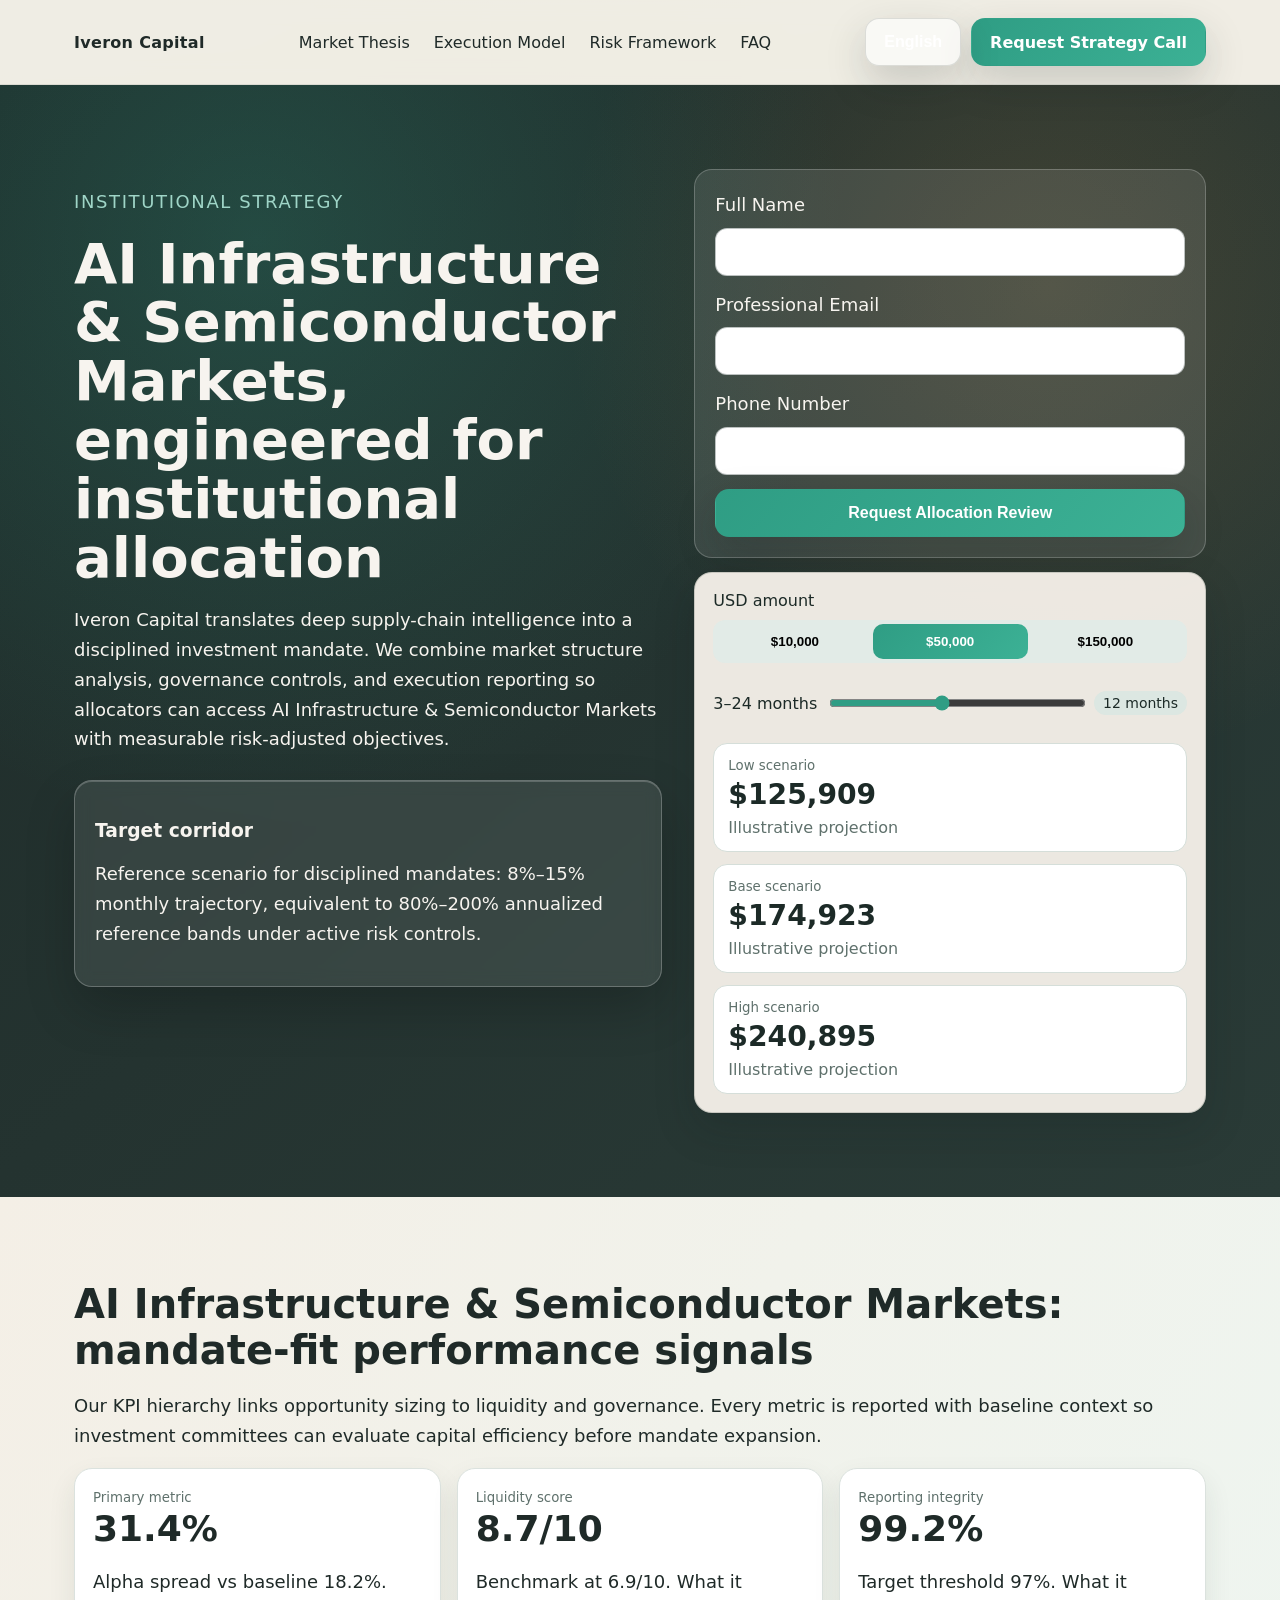
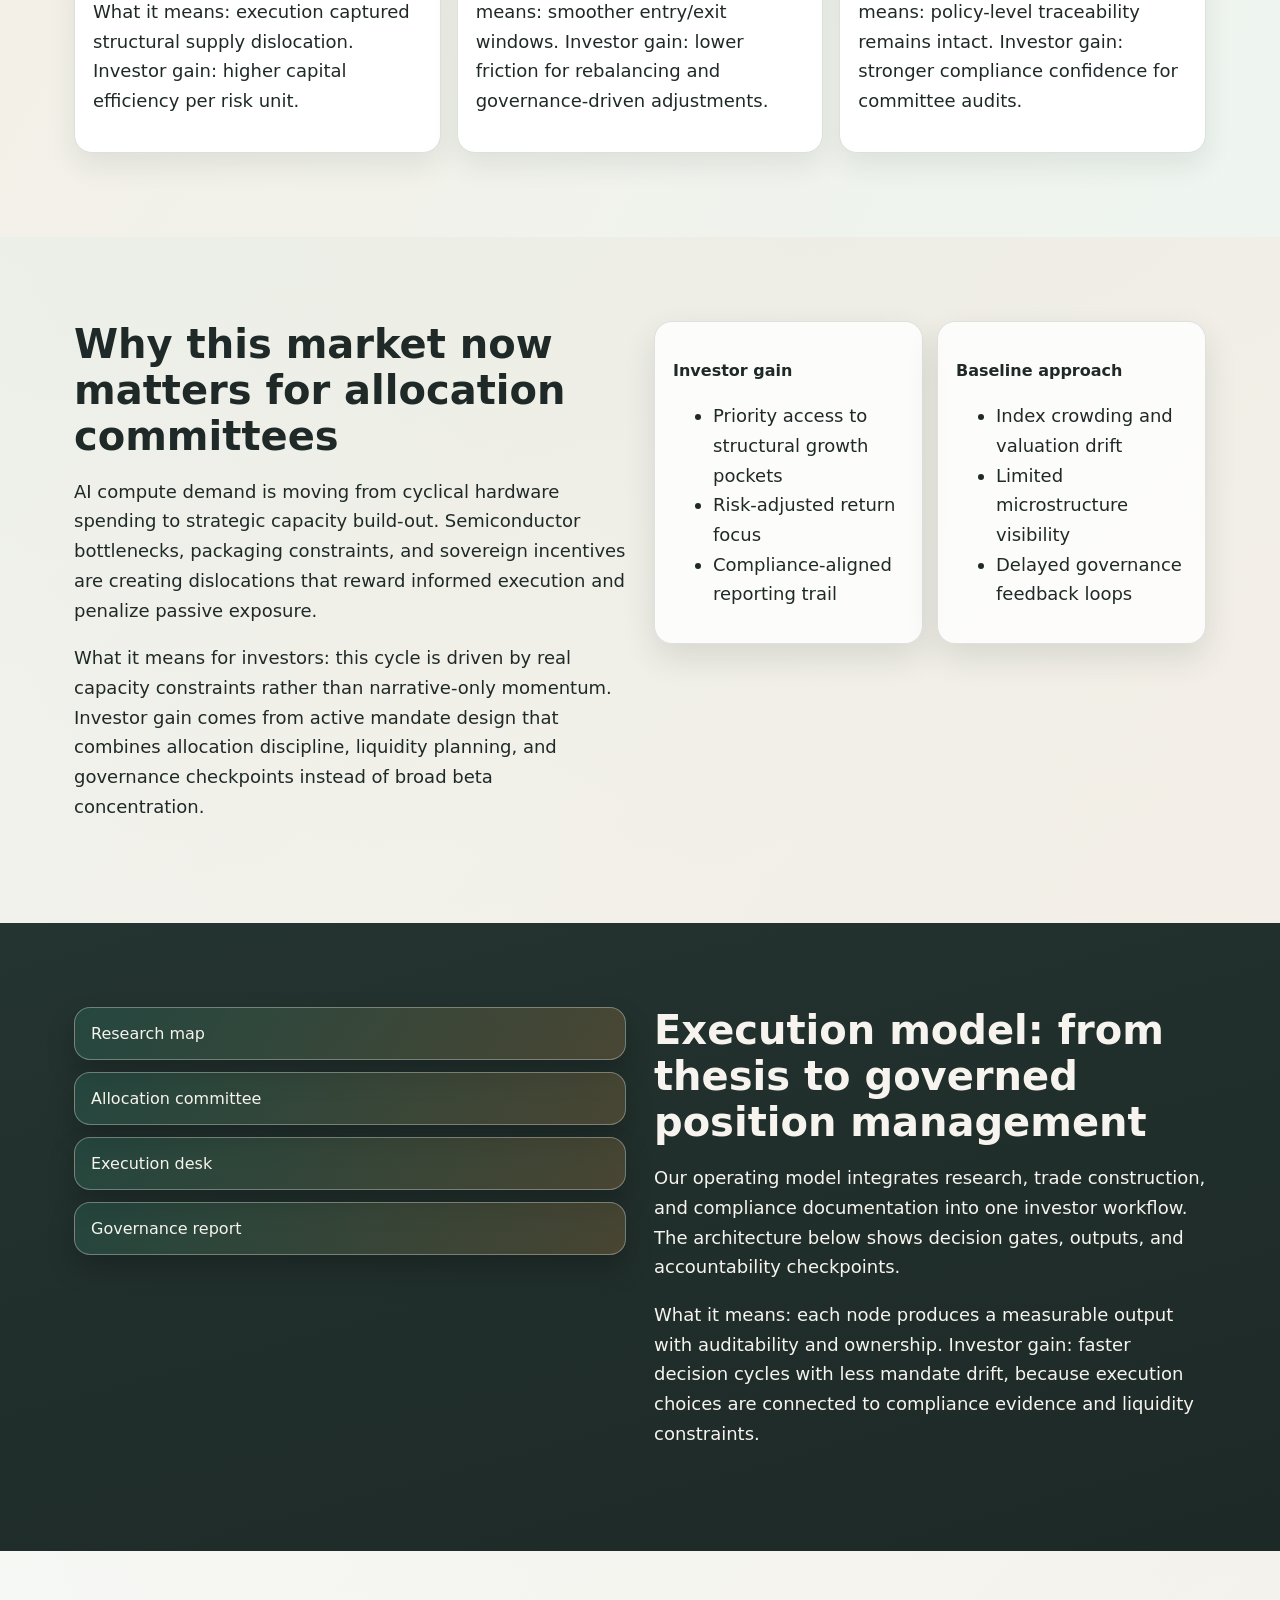
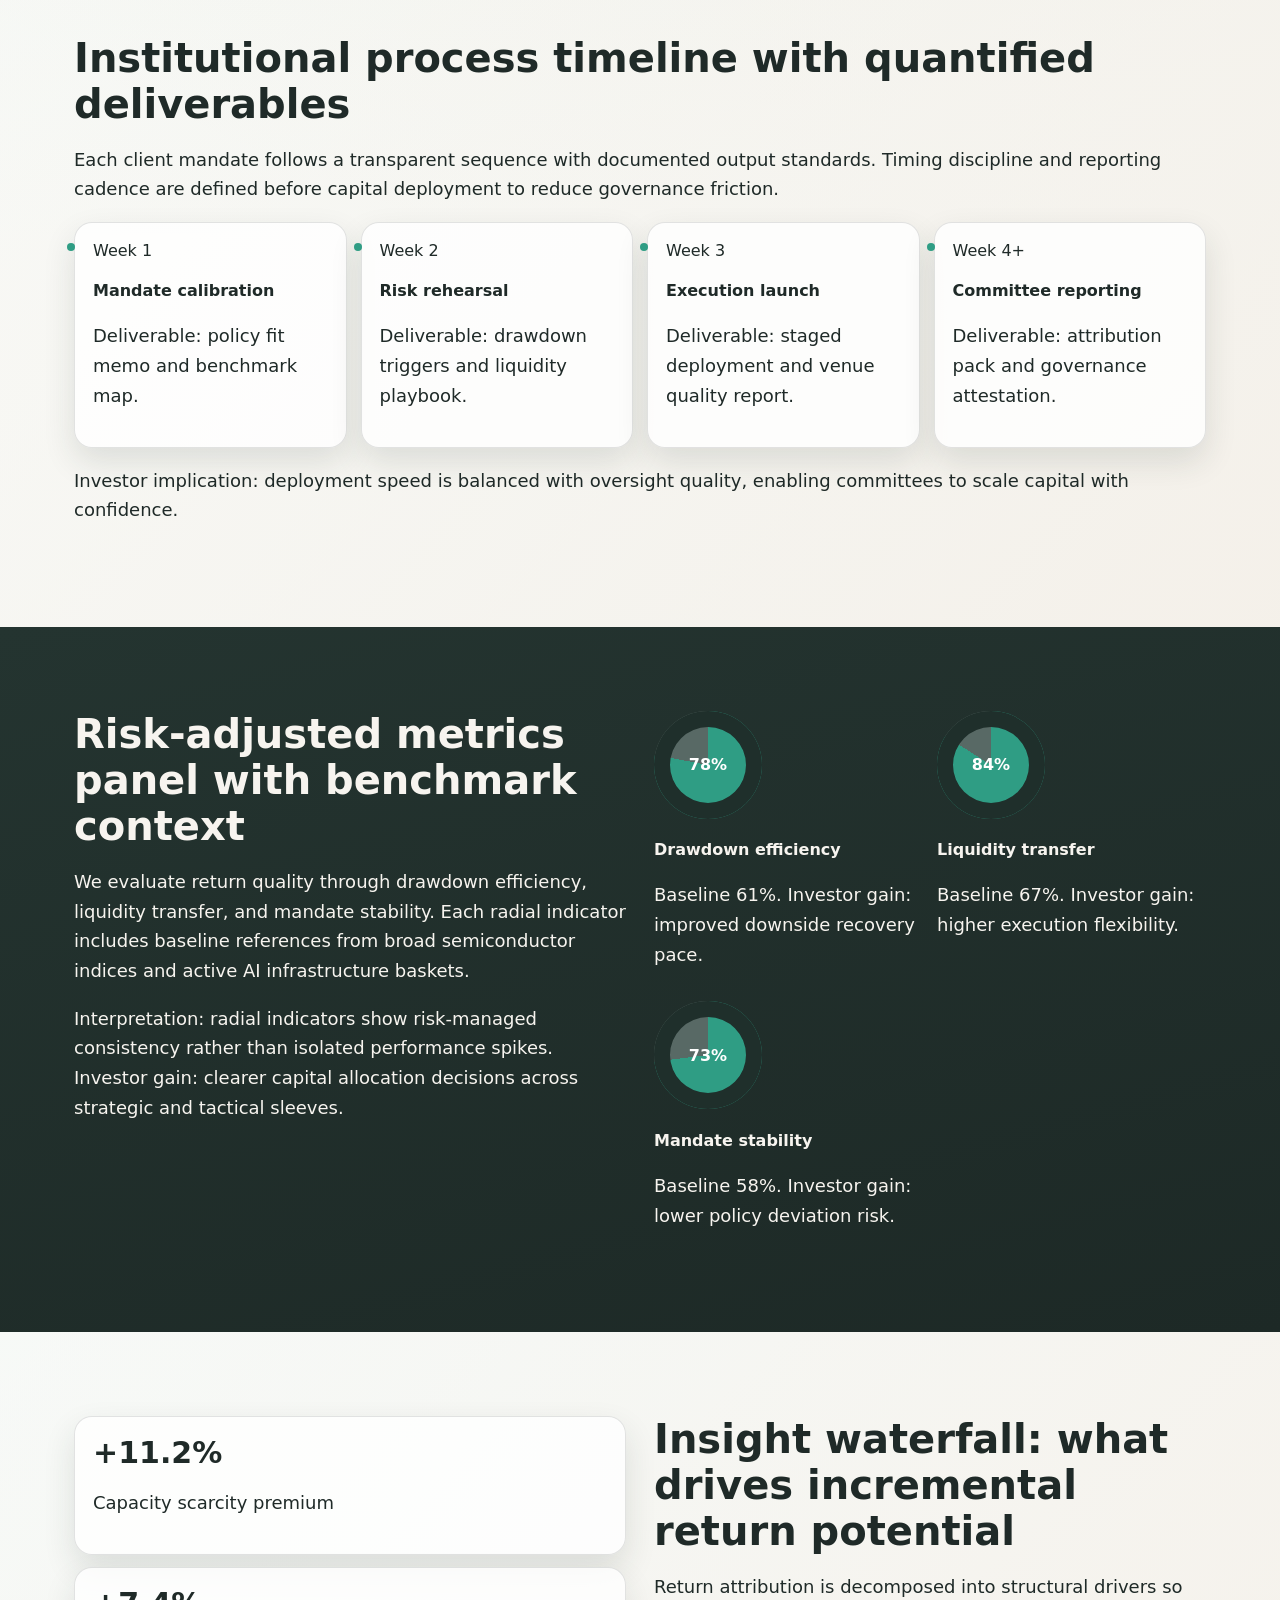
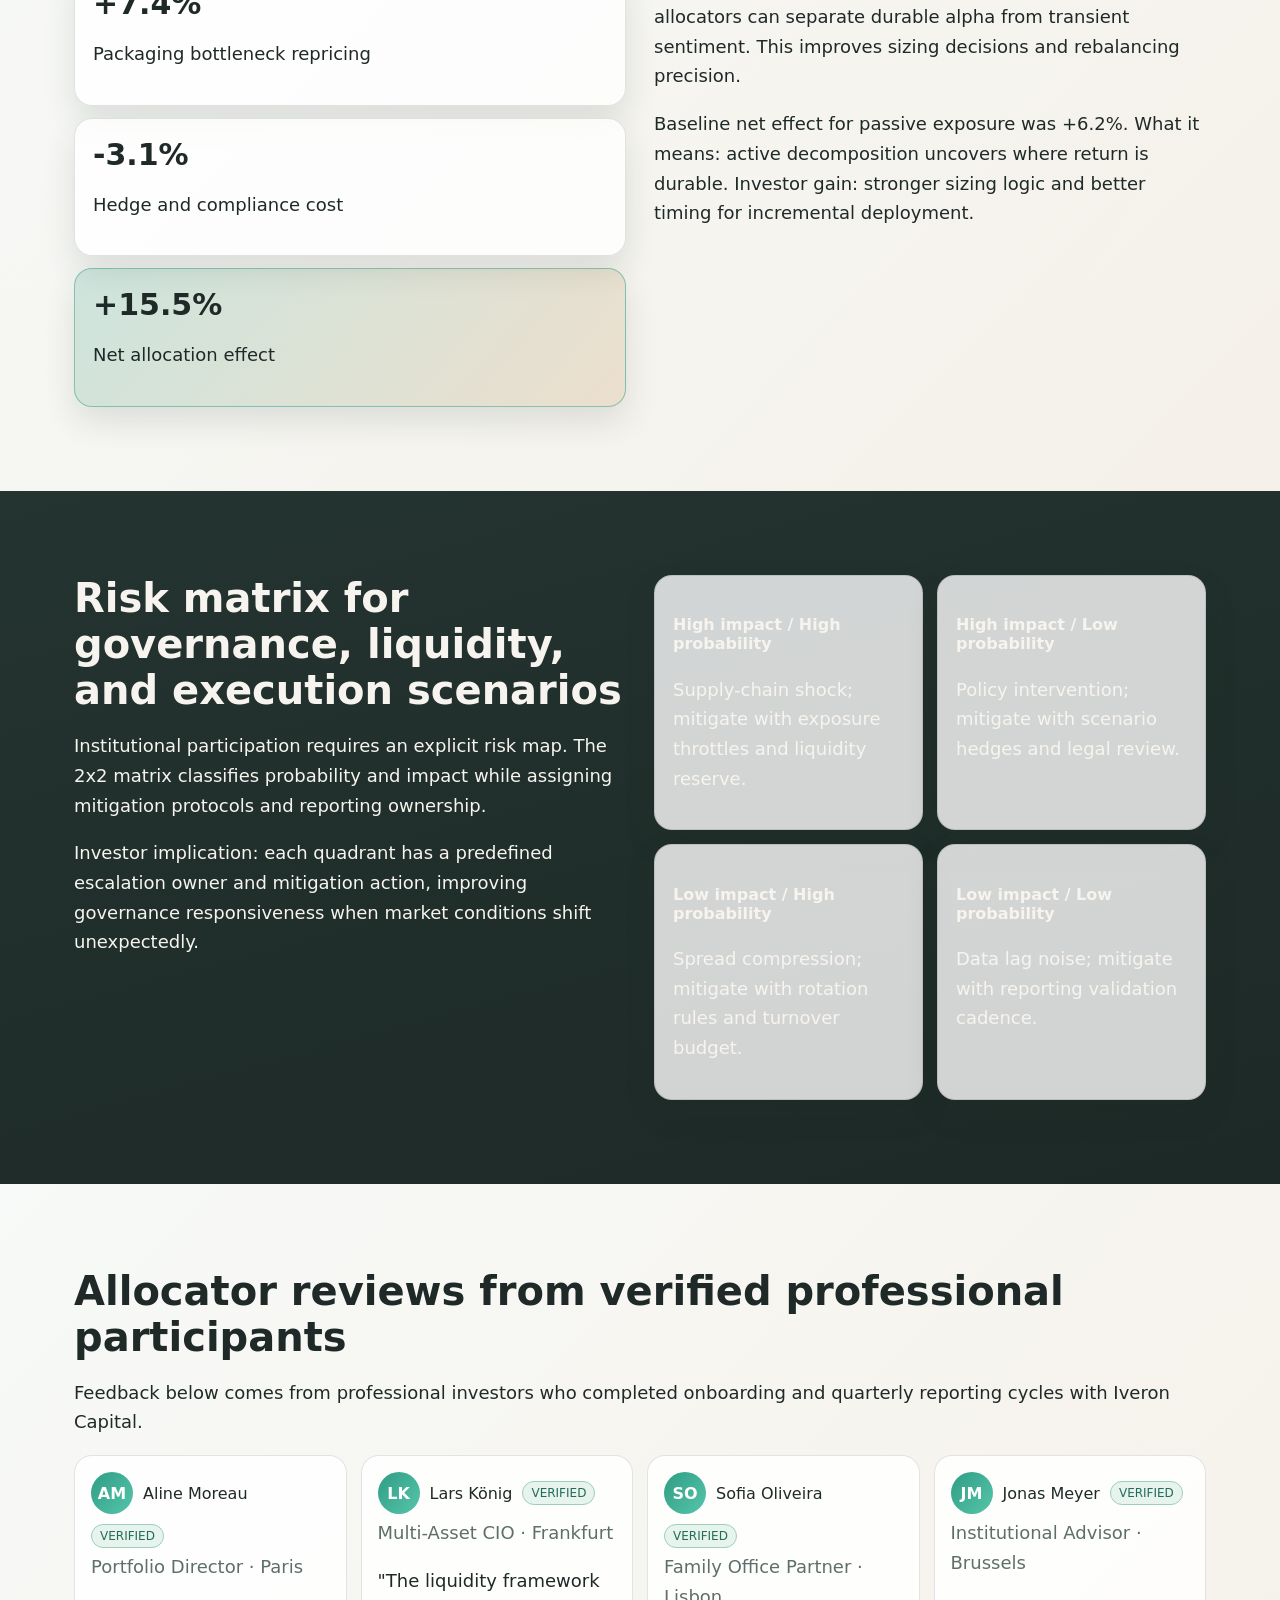
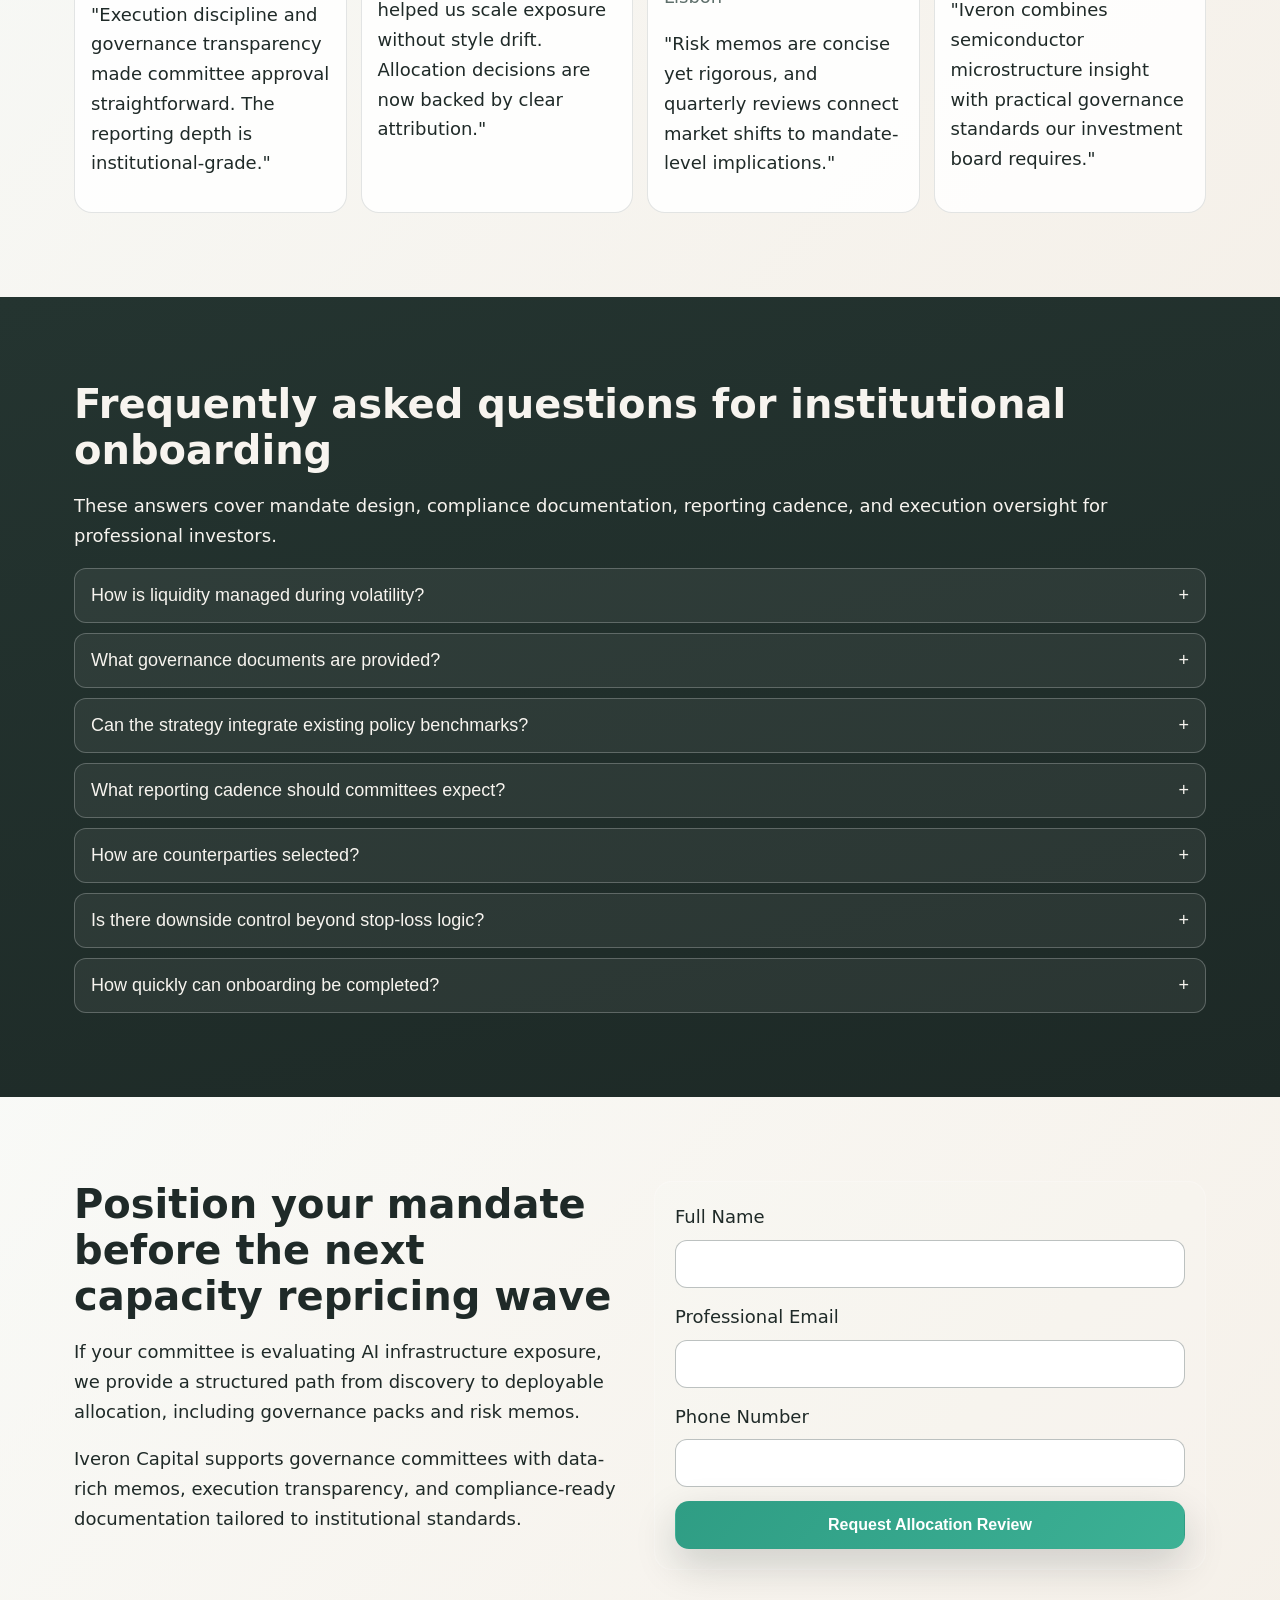
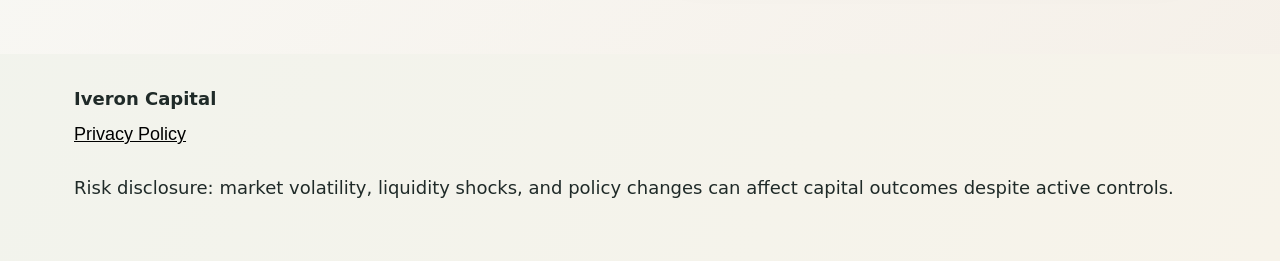
<file: index.html>
<!doctype html>
<html lang="en">
<head>
  <meta charset="UTF-8" />
  <meta name="viewport" content="width=device-width, initial-scale=1.0" />
  <title>Iveron Capital | AI Infrastructure & Semiconductor Markets for Institutional Allocation</title>
  <meta name="description" content="Iveron Capital delivers institutional intelligence on AI infrastructure and semiconductor markets with governance-first execution, risk controls, and conversion-focused investor onboarding." />
  <link rel="canonical" href="https://iveroncapital.com/index.html" />
  <meta property="og:title" content="Iveron Capital | AI Infrastructure & Semiconductor Markets for Institutional Allocation" />
  <meta property="og:description" content="Iveron Capital delivers institutional intelligence on AI infrastructure and semiconductor markets with governance-first execution, risk controls, and conversion-focused investor onboarding." />
  <meta property="og:type" content="website" />
  <meta property="og:url" content="https://iveroncapital.com/index.html" />
  <meta property="twitter:card" content="summary_large_image" />
  <meta property="twitter:title" content="Iveron Capital | AI Infrastructure & Semiconductor Markets for Institutional Allocation" />
  <meta property="twitter:description" content="Iveron Capital delivers institutional intelligence on AI infrastructure and semiconductor markets with governance-first execution, risk controls, and conversion-focused investor onboarding." />
  <link rel="alternate" hreflang="en" href="https://iveroncapital.com/index.html" />
  <link rel="alternate" hreflang="de" href="https://iveroncapital.com/de/index.html" />
  <link rel="alternate" hreflang="fr" href="https://iveroncapital.com/fr/index.html" />
  <link rel="alternate" hreflang="es" href="https://iveroncapital.com/es/index.html" />
  <link rel="alternate" hreflang="it" href="https://iveroncapital.com/it/index.html" />
  <link rel="alternate" hreflang="tr" href="https://iveroncapital.com/tr/index.html" />
  <link rel="alternate" hreflang="pt" href="https://iveroncapital.com/pt/index.html" />
  <link rel="alternate" hreflang="ja" href="https://iveroncapital.com/jp/index.html" />
  <link rel="alternate" hreflang="sk" href="https://iveroncapital.com/sk/index.html" />
  <link rel="alternate" hreflang="nl-BE" href="https://iveroncapital.com/be/index.html" />
  <link rel="alternate" hreflang="x-default" href="https://iveroncapital.com/index.html" />
  <link rel="stylesheet" href="assets/style.css" />
  <script defer src="assets/app.js"></script>
</head>
<body>
  <header class="site-header">
    <div class="container header-layout">
      <a class="brand" href="#top">Iveron Capital</a>
      <nav class="desktop-nav" aria-label="Primary"><a href="#market-thesis">Market Thesis</a><a href="#execution-model">Execution Model</a><a href="#risk-framework">Risk Framework</a><a href="#faq">FAQ</a></nav>
      <div class="header-actions">
        <div class="lang-wrap" data-dropdown>
          <button class="btn ghost lang-active" aria-haspopup="true" aria-expanded="false">English</button>
          <div class="lang-menu" role="menu">
            <a href="index.html"><span class="flag">🇬🇧</span>English</a>
            <a href="de/index.html"><span class="flag">🇩🇪</span>Deutsch</a>
            <a href="fr/index.html"><span class="flag">🇫🇷</span>Français</a>
            <a href="es/index.html"><span class="flag">🇪🇸</span>Español</a>
            <a href="it/index.html"><span class="flag">🇮🇹</span>Italiano</a>
            <a href="tr/index.html"><span class="flag">🇹🇷</span>Türkçe</a>
            <a href="pt/index.html"><span class="flag">🇵🇹</span>Português</a>
            <a href="jp/index.html"><span class="flag">🇯🇵</span>日本語</a>
            <a href="sk/index.html"><span class="flag">🇸🇰</span>Slovenčina</a>
            <a href="be/index.html"><span class="flag">🇧🇪</span>Belgium</a>
          </div>
        </div>
        <a class="btn" href="#final-cta">Request Strategy Call</a>
        <button class="burger" aria-label="Open menu" aria-expanded="false">☰</button>
      </div>
    </div>
  </header>

  <aside class="drawer" aria-hidden="true">
    <div class="drawer-panel" role="dialog" aria-modal="true">
      <button class="drawer-close" aria-label="Close menu">×</button>
      <nav class="drawer-nav"><a href="#market-thesis">Market Thesis</a><a href="#execution-model">Execution Model</a><a href="#risk-framework">Risk Framework</a><a href="#faq">FAQ</a></nav>
      <div class="drawer-lang"><a href="index.html">English</a>
<a href="de/index.html">Deutsch</a>
<a href="fr/index.html">Français</a>
<a href="es/index.html">Español</a>
<a href="it/index.html">Italiano</a>
<a href="tr/index.html">Türkçe</a>
<a href="pt/index.html">Português</a>
<a href="jp/index.html">日本語</a>
<a href="sk/index.html">Slovenčina</a>
<a href="be/index.html">Belgium</a></div>
      <a class="btn" href="#final-cta">Request Strategy Call</a>
    </div>
  </aside>

  <main id="top">
    <section class="hero section-dark">
      <div class="container hero-grid">
        <div>
          <p class="eyebrow">Institutional Strategy</p>
          <h1>AI Infrastructure & Semiconductor Markets, engineered for institutional allocation</h1>
          <p>Iveron Capital translates deep supply-chain intelligence into a disciplined investment mandate. We combine market structure analysis, governance controls, and execution reporting so allocators can access AI Infrastructure & Semiconductor Markets with measurable risk-adjusted objectives.</p>
          <article class="target-card glass">
            <h3>Target corridor</h3>
            <p>Reference scenario for disciplined mandates: 8%–15% monthly trajectory, equivalent to 80%–200% annualized reference bands under active risk controls.</p>
          </article>
        </div>
        <div class="hero-right">
          <form class="lead-form" aria-label="Lead form">
            <label>Full Name<input type="text" required /></label>
            <label>Professional Email<input type="email" required /></label>
            <label>Phone Number<input type="tel" required /></label>
            <button type="submit" class="btn">Request Allocation Review</button>
          </form>
          <section class="calculator" aria-label="Projection calculator">
            <div class="calc-row">
              <span>USD amount</span>
              <div class="amount-segments" role="radiogroup">
                <button class="segment" data-amount="10000">$10,000</button>
                <button class="segment active" data-amount="50000">$50,000</button>
                <button class="segment" data-amount="150000">$150,000</button>
              </div>
            </div>
            <div class="calc-row slider-row">
              <span>3–24 months</span>
              <input type="range" min="3" max="24" value="12" class="months" />
              <span class="pill months-value">12 months</span>
            </div>
            <div class="result-grid">
              <article><small>Low scenario</small><strong class="value">$57,569</strong><em>Illustrative projection</em></article>
              <article><small>Base scenario</small><strong class="value">$75,681</strong><em>Illustrative projection</em></article>
              <article><small>High scenario</small><strong class="value">$101,137</strong><em>Illustrative projection</em></article>
            </div>
          </section>
        </div>
      </div>
    </section>

    <section class="kpi-strip" id="market-thesis"><div class="container"><h2>AI Infrastructure & Semiconductor Markets: mandate-fit performance signals</h2><p>Our KPI hierarchy links opportunity sizing to liquidity and governance. Every metric is reported with baseline context so investment committees can evaluate capital efficiency before mandate expansion.</p><div class="kpi-grid"><article><small>Primary metric</small><h3>31.4%</h3><p>Alpha spread vs baseline 18.2%. What it means: execution captured structural supply dislocation. Investor gain: higher capital efficiency per risk unit.</p></article><article><small>Liquidity score</small><h3>8.7/10</h3><p>Benchmark at 6.9/10. What it means: smoother entry/exit windows. Investor gain: lower friction for rebalancing and governance-driven adjustments.</p></article><article><small>Reporting integrity</small><h3>99.2%</h3><p>Target threshold 97%. What it means: policy-level traceability remains intact. Investor gain: stronger compliance confidence for committee audits.</p></article></div></div></section>

    <section class="section-light" id="execution-model"><div class="container split"><div><h2>Why this market now matters for allocation committees</h2><p>AI compute demand is moving from cyclical hardware spending to strategic capacity build-out. Semiconductor bottlenecks, packaging constraints, and sovereign incentives are creating dislocations that reward informed execution and penalize passive exposure.</p><p>What it means for investors: this cycle is driven by real capacity constraints rather than narrative-only momentum. Investor gain comes from active mandate design that combines allocation discipline, liquidity planning, and governance checkpoints instead of broad beta concentration.</p></div><div class="comparison"><article><h4>Investor gain</h4><ul><li>Priority access to structural growth pockets</li><li>Risk-adjusted return focus</li><li>Compliance-aligned reporting trail</li></ul></article><article><h4>Baseline approach</h4><ul><li>Index crowding and valuation drift</li><li>Limited microstructure visibility</li><li>Delayed governance feedback loops</li></ul></article></div></div></section>

    <section class="section-dark"><div class="container split reverse"><div class="architecture"><div class="node">Research map</div><div class="node">Allocation committee</div><div class="node">Execution desk</div><div class="node">Governance report</div></div><div><h2>Execution model: from thesis to governed position management</h2><p>Our operating model integrates research, trade construction, and compliance documentation into one investor workflow. The architecture below shows decision gates, outputs, and accountability checkpoints.</p><p>What it means: each node produces a measurable output with auditability and ownership. Investor gain: faster decision cycles with less mandate drift, because execution choices are connected to compliance evidence and liquidity constraints.</p></div></div></section>

    <section class="section-light"><div class="container"><h2>Institutional process timeline with quantified deliverables</h2><p>Each client mandate follows a transparent sequence with documented output standards. Timing discipline and reporting cadence are defined before capital deployment to reduce governance friction.</p><div class="timeline"><article><span>Week 1</span><h4>Mandate calibration</h4><p>Deliverable: policy fit memo and benchmark map.</p></article><article><span>Week 2</span><h4>Risk rehearsal</h4><p>Deliverable: drawdown triggers and liquidity playbook.</p></article><article><span>Week 3</span><h4>Execution launch</h4><p>Deliverable: staged deployment and venue quality report.</p></article><article><span>Week 4+</span><h4>Committee reporting</h4><p>Deliverable: attribution pack and governance attestation.</p></article></div><p>Investor implication: deployment speed is balanced with oversight quality, enabling committees to scale capital with confidence.</p></div></section>

    <section class="section-dark" id="risk-framework"><div class="container split"><div><h2>Risk-adjusted metrics panel with benchmark context</h2><p>We evaluate return quality through drawdown efficiency, liquidity transfer, and mandate stability. Each radial indicator includes baseline references from broad semiconductor indices and active AI infrastructure baskets.</p><p>Interpretation: radial indicators show risk-managed consistency rather than isolated performance spikes. Investor gain: clearer capital allocation decisions across strategic and tactical sleeves.</p></div><div class="radials"><article><div class="ring" style="--val:78">78%</div><h4>Drawdown efficiency</h4><p>Baseline 61%. Investor gain: improved downside recovery pace.</p></article><article><div class="ring" style="--val:84">84%</div><h4>Liquidity transfer</h4><p>Baseline 67%. Investor gain: higher execution flexibility.</p></article><article><div class="ring" style="--val:73">73%</div><h4>Mandate stability</h4><p>Baseline 58%. Investor gain: lower policy deviation risk.</p></article></div></div></section>

    <section class="section-light"><div class="container split reverse"><div class="waterfall"><div><span>+11.2%</span><p>Capacity scarcity premium</p></div><div><span>+7.4%</span><p>Packaging bottleneck repricing</p></div><div><span>-3.1%</span><p>Hedge and compliance cost</p></div><div class="total"><span>+15.5%</span><p>Net allocation effect</p></div></div><div><h2>Insight waterfall: what drives incremental return potential</h2><p>Return attribution is decomposed into structural drivers so allocators can separate durable alpha from transient sentiment. This improves sizing decisions and rebalancing precision.</p><p>Baseline net effect for passive exposure was +6.2%. What it means: active decomposition uncovers where return is durable. Investor gain: stronger sizing logic and better timing for incremental deployment.</p></div></div></section>

    <section class="section-dark"><div class="container split"><div><h2>Risk matrix for governance, liquidity, and execution scenarios</h2><p>Institutional participation requires an explicit risk map. The 2x2 matrix classifies probability and impact while assigning mitigation protocols and reporting ownership.</p><p>Investor implication: each quadrant has a predefined escalation owner and mitigation action, improving governance responsiveness when market conditions shift unexpectedly.</p></div><div class="risk-matrix"><div><h4>High impact / High probability</h4><p>Supply-chain shock; mitigate with exposure throttles and liquidity reserve.</p></div><div><h4>High impact / Low probability</h4><p>Policy intervention; mitigate with scenario hedges and legal review.</p></div><div><h4>Low impact / High probability</h4><p>Spread compression; mitigate with rotation rules and turnover budget.</p></div><div><h4>Low impact / Low probability</h4><p>Data lag noise; mitigate with reporting validation cadence.</p></div></div></div></section>

    <section class="section-light"><div class="container"><h2>Allocator reviews from verified professional participants</h2><p>Feedback below comes from professional investors who completed onboarding and quarterly reporting cycles with Iveron Capital.</p><div class="reviews-grid"><article class="review-card"><div class="review-top"><div class="avatar">AM</div><div class="person">Aline Moreau</div><span class="verified">VERIFIED</span></div><p class="role">Portfolio Director · Paris</p><p>"Execution discipline and governance transparency made committee approval straightforward. The reporting depth is institutional-grade."</p></article><article class="review-card"><div class="review-top"><div class="avatar">LK</div><div class="person">Lars König</div><span class="verified">VERIFIED</span></div><p class="role">Multi-Asset CIO · Frankfurt</p><p>"The liquidity framework helped us scale exposure without style drift. Allocation decisions are now backed by clear attribution."</p></article><article class="review-card"><div class="review-top"><div class="avatar">SO</div><div class="person">Sofia Oliveira</div><span class="verified">VERIFIED</span></div><p class="role">Family Office Partner · Lisbon</p><p>"Risk memos are concise yet rigorous, and quarterly reviews connect market shifts to mandate-level implications."</p></article><article class="review-card"><div class="review-top"><div class="avatar">JM</div><div class="person">Jonas Meyer</div><span class="verified">VERIFIED</span></div><p class="role">Institutional Advisor · Brussels</p><p>"Iveron combines semiconductor microstructure insight with practical governance standards our investment board requires."</p></article></div></div></section>

    <section class="section-dark" id="faq"><div class="container"><h2>Frequently asked questions for institutional onboarding</h2><p>These answers cover mandate design, compliance documentation, reporting cadence, and execution oversight for professional investors.</p><div class="faq"><div class="faq-item"><button class="faq-question" aria-expanded="false">How is liquidity managed during volatility?<span>+</span></button><div class="faq-answer"><p>Execution windows are pre-defined with venue depth thresholds and maximum slippage tolerances. If market depth degrades, exposure is staged and committee notifications are issued with an updated liquidity map.</p></div></div><div class="faq-item"><button class="faq-question" aria-expanded="false">What governance documents are provided?<span>+</span></button><div class="faq-answer"><p>Investors receive mandate charters, risk limits, decision logs, and monthly compliance attestations. Quarterly reviews include attribution, exposure drift analysis, and policy adherence checks.</p></div></div><div class="faq-item"><button class="faq-question" aria-expanded="false">Can the strategy integrate existing policy benchmarks?<span>+</span></button><div class="faq-answer"><p>Yes. We map your existing benchmarks and IPS constraints directly into sizing logic, turnover limits, and reporting templates to preserve mandate fit.</p></div></div><div class="faq-item"><button class="faq-question" aria-expanded="false">What reporting cadence should committees expect?<span>+</span></button><div class="faq-answer"><p>A monthly institutional report and a quarterly strategy review are standard. High-volatility periods trigger interim governance notes with risk actions and execution rationale.</p></div></div><div class="faq-item"><button class="faq-question" aria-expanded="false">How are counterparties selected?<span>+</span></button><div class="faq-answer"><p>Counterparties are selected through a governance filter covering balance-sheet quality, operational resilience, and execution quality statistics.</p></div></div><div class="faq-item"><button class="faq-question" aria-expanded="false">Is there downside control beyond stop-loss logic?<span>+</span></button><div class="faq-answer"><p>Yes. Drawdown controls include exposure throttles, liquidity buffers, and factor concentration caps. Position sizing is reduced when correlated stress signals rise.</p></div></div><div class="faq-item"><button class="faq-question" aria-expanded="false">How quickly can onboarding be completed?<span>+</span></button><div class="faq-answer"><p>Most professional investors complete legal and operational onboarding in two to four weeks, depending on internal approval cycles and jurisdictional requirements.</p></div></div></div></div></section>

    <section class="final-cta section-light" id="final-cta"><div class="container split"><div><h2>Position your mandate before the next capacity repricing wave</h2><p>If your committee is evaluating AI infrastructure exposure, we provide a structured path from discovery to deployable allocation, including governance packs and risk memos.</p><p>Iveron Capital supports governance committees with data-rich memos, execution transparency, and compliance-ready documentation tailored to institutional standards.</p></div><form class="lead-form" aria-label="Final lead form"><label>Full Name<input type="text" required /></label><label>Professional Email<input type="email" required /></label><label>Phone Number<input type="tel" required /></label><button type="submit" class="btn">Request Allocation Review</button></form></div></section>
  </main>

  <footer class="site-footer"><div class="container footer-layout"><strong>Iveron Capital</strong><button class="privacy-link" data-modal-open>Privacy Policy</button><p>Risk disclosure: market volatility, liquidity shocks, and policy changes can affect capital outcomes despite active controls.</p></div></footer>

  <div class="modal" aria-hidden="true" data-modal>
    <div class="modal-panel" role="dialog" aria-modal="true" aria-labelledby="privacy-title">
      <button class="modal-x" data-modal-close aria-label="Close">×</button>
      <h3 id="privacy-title">Privacy Policy</h3>
      <div class="modal-body"><p>Introduction: Iveron Capital processes professional investor data to deliver regulated communication, strategy material, and onboarding workflows.</p><p>Data collection: we collect identity, contact, mandate preference, interaction logs, and compliance records required for institutional services.</p><p>Legal basis: processing relies on contractual necessity, legitimate interest, and legal obligations tied to financial regulation and audit standards.</p><p>Cookies: essential cookies support security and session continuity; analytics cookies measure content relevance and can be controlled by browser settings.</p><p>Retention: records are retained according to regulatory periods and deleted or anonymized when no longer required.</p><p>Third-party sharing: data may be shared with vetted legal, technology, and reporting partners under confidentiality and security agreements.</p><p>Security: encryption, access control, monitoring, and periodic governance reviews protect investor information against unauthorized access.</p><p>User rights: investors can request access, correction, portability, restriction, or deletion where legally applicable.</p><p>International transfers: cross-border transfers use contractual safeguards and jurisdictional risk controls.</p><p>Industry risk disclosure: investment outcomes depend on market liquidity, execution quality, and macro policy shifts; no return is guaranteed.</p><p>Contact: privacy@iveroncapital.com for rights requests and compliance inquiries.</p></div>
      <div class="modal-footer"><button class="btn ghost" data-modal-close>Close</button></div>
    </div>
  </div>

  <script type="application/ld+json">{"@context":"https://schema.org","@graph":[{"@type":"Organization","name":"Iveron Capital","url":"https://iveroncapital.com"},{"@type":"WebSite","name":"Iveron Capital","url":"https://iveroncapital.com/index.html"},{"@type":"FAQPage","mainEntity":[{"@type":"Question","name":"How is liquidity managed during volatility?","acceptedAnswer":{"@type":"Answer","text":"Execution windows are pre-defined with venue depth thresholds and maximum slippage tolerances. If market depth degrades, exposure is staged and committee notifications are issued with an updated liquidity map."}}]},{"@type":"Review","author":{"@type":"Person","name":"Aline Moreau"},"reviewBody":"Institutional reporting and execution discipline exceeded our committee standards.","itemReviewed":{"@type":"Organization","name":"Iveron Capital"}}]}</script>
</body>
</html>
</file>
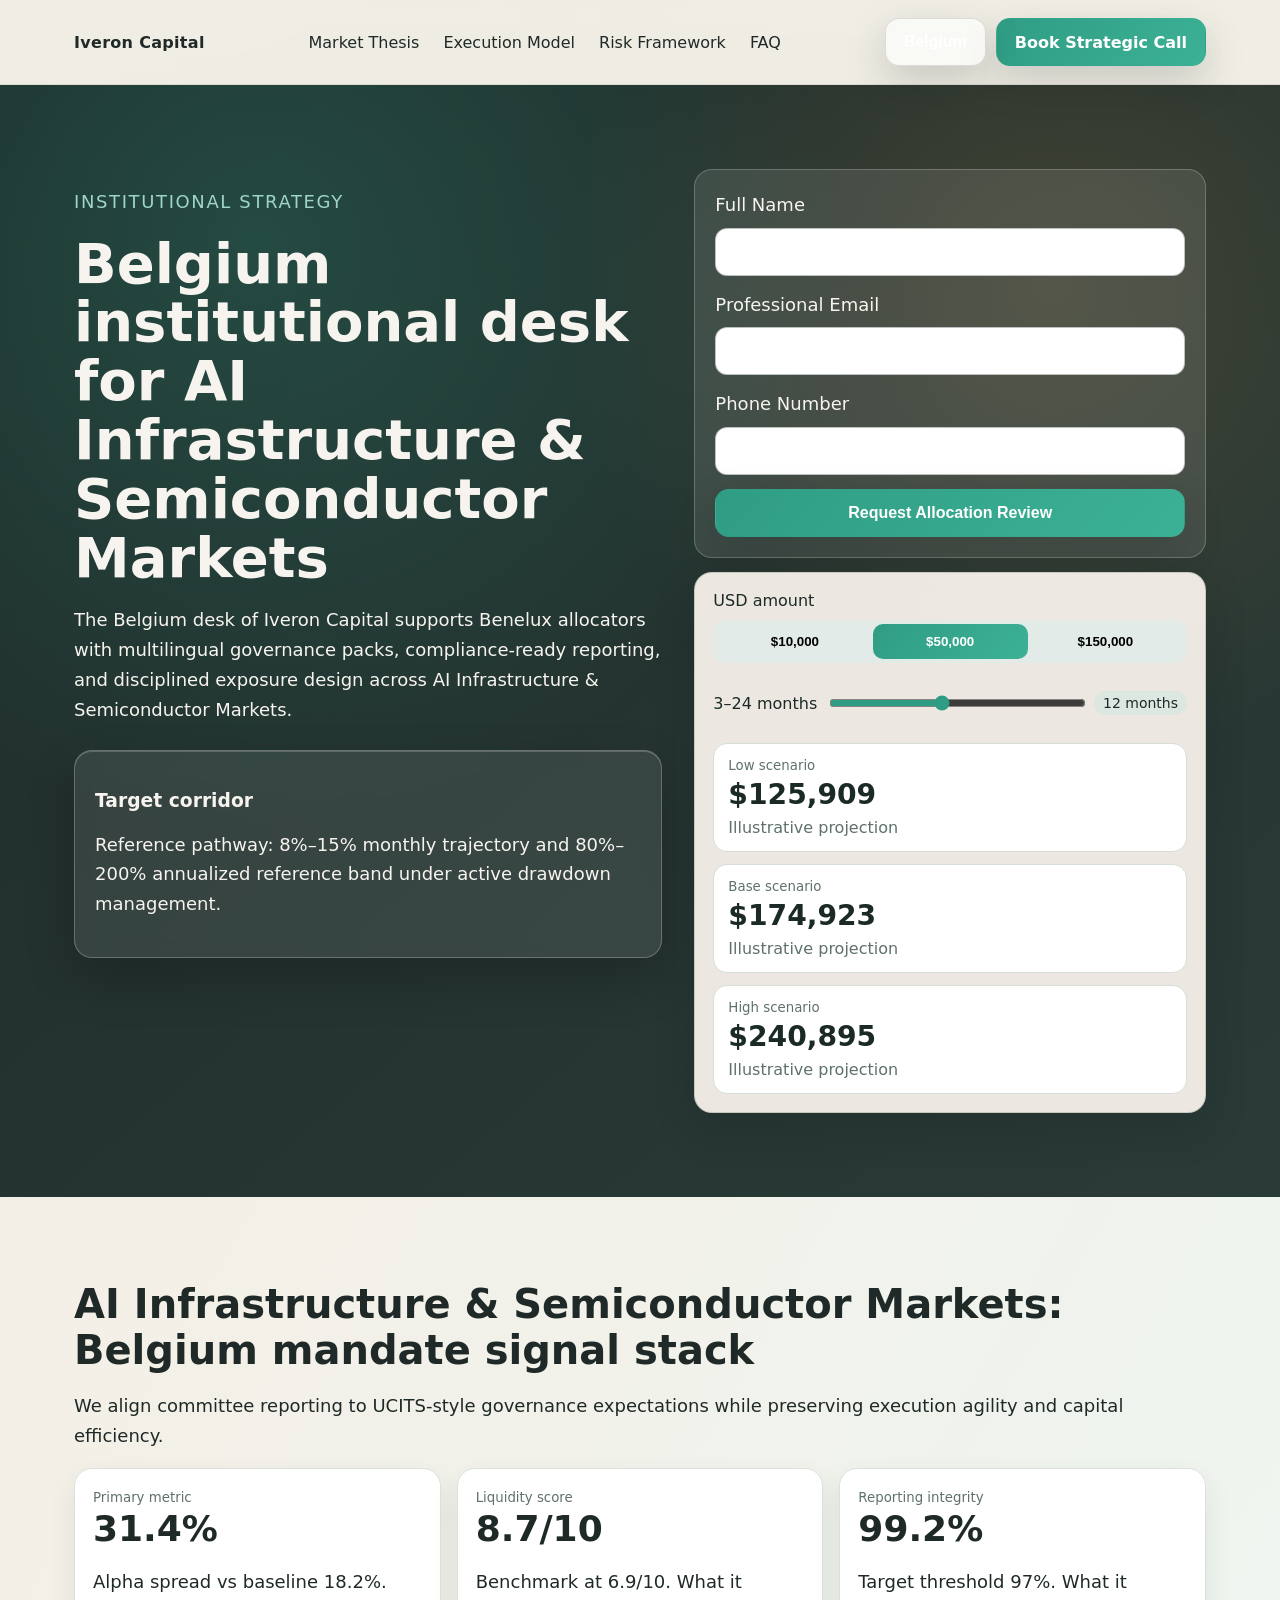
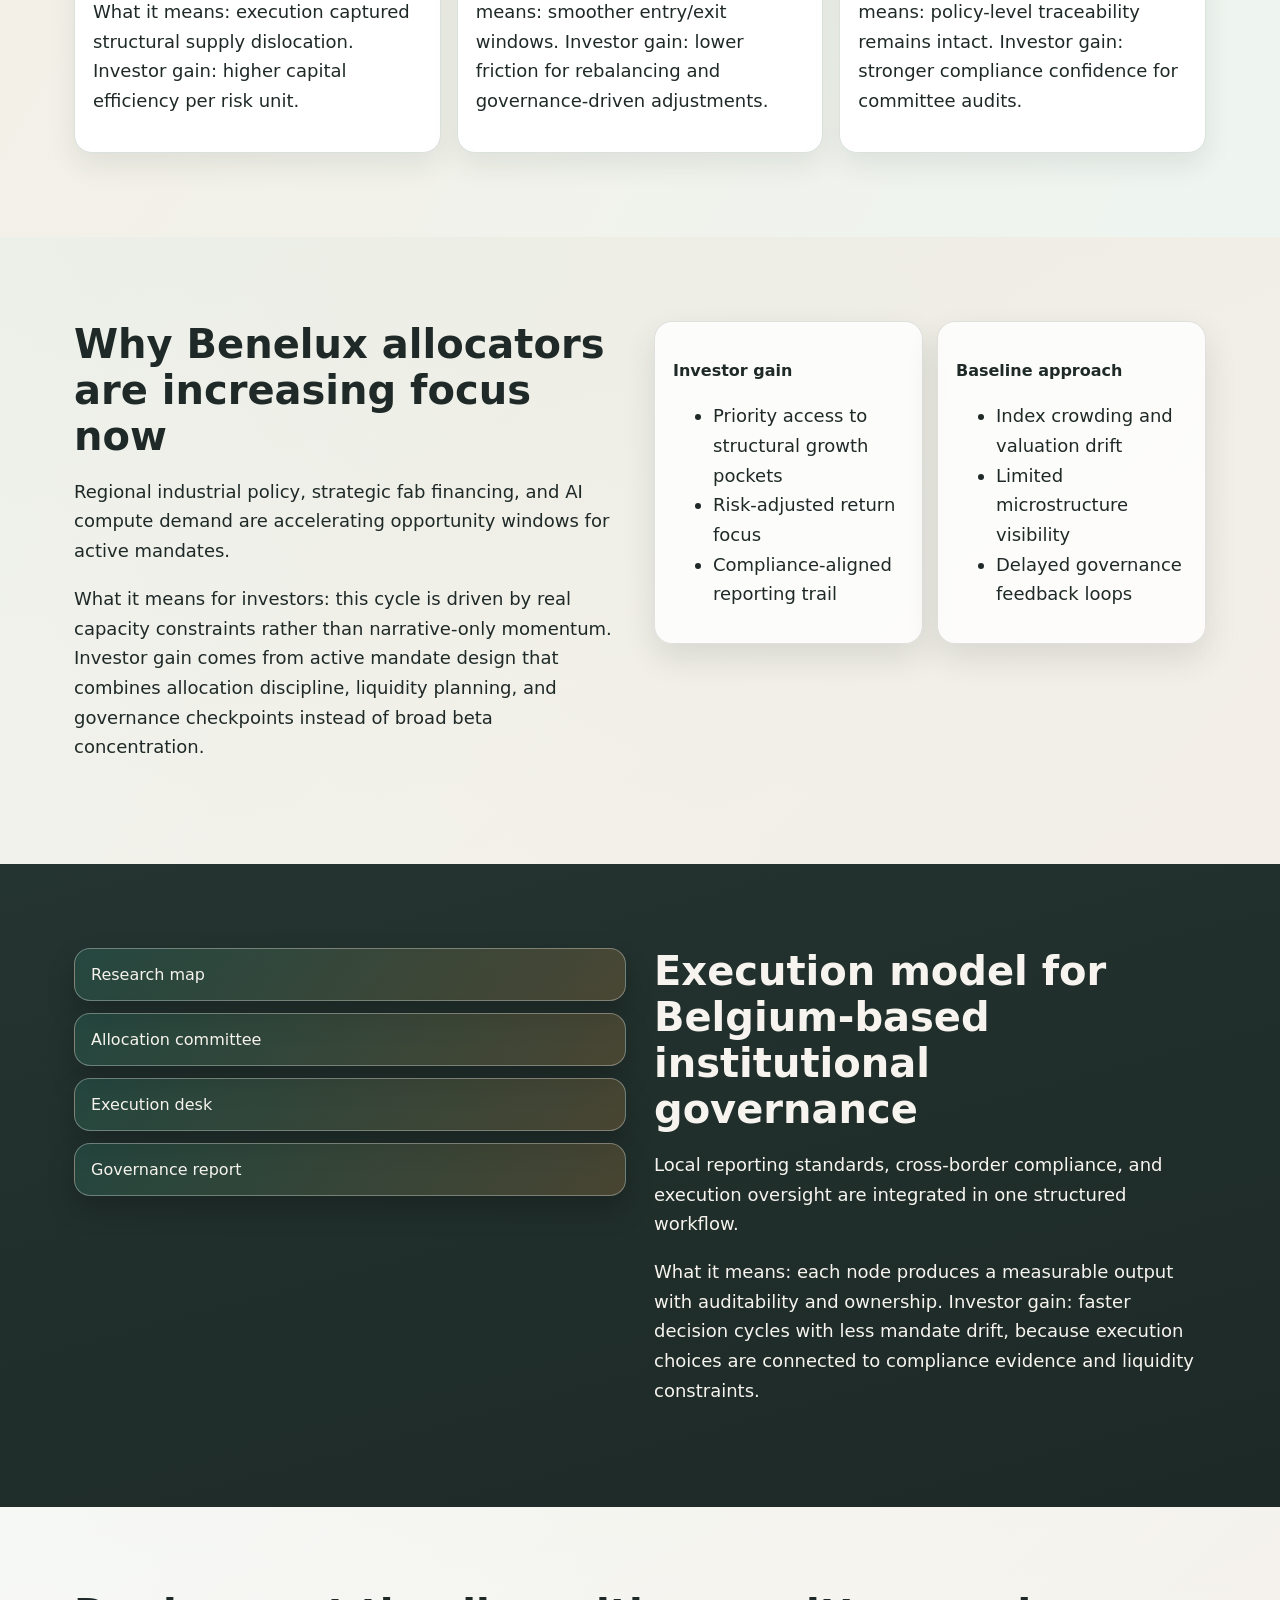
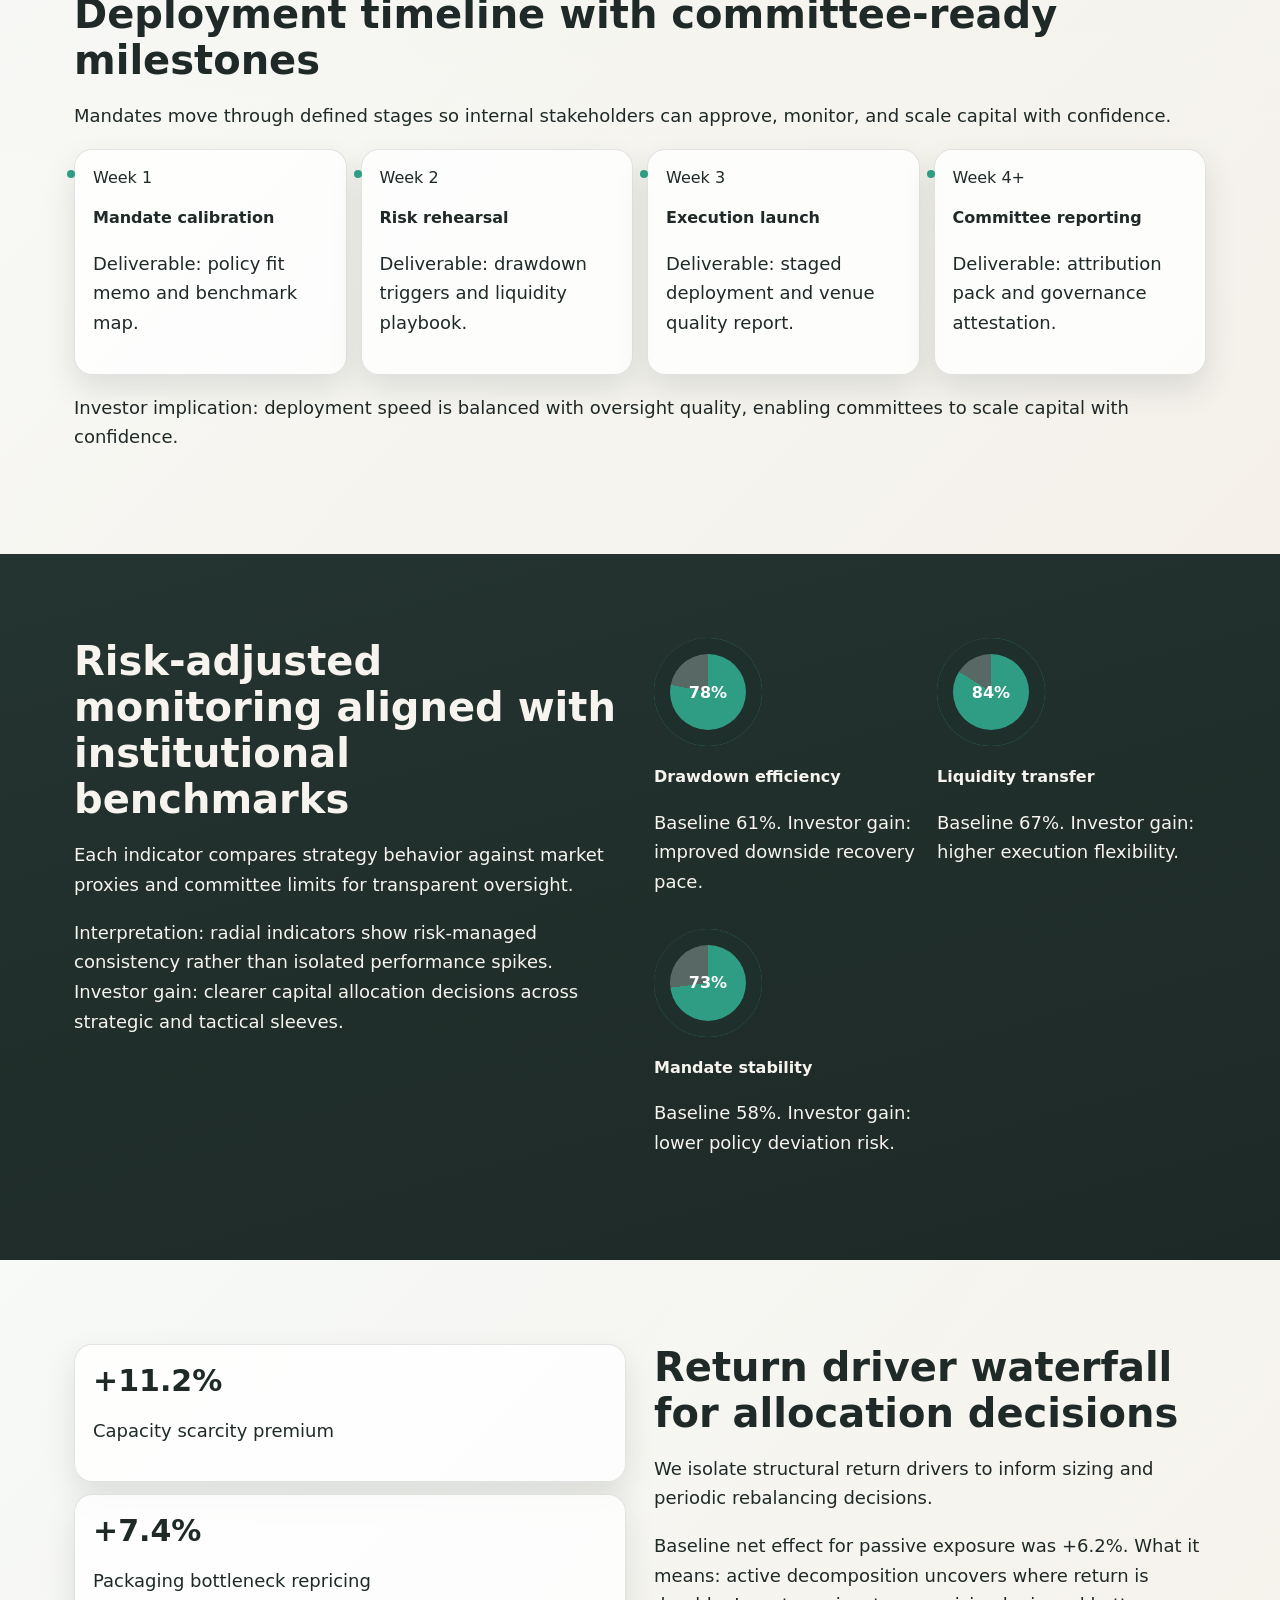
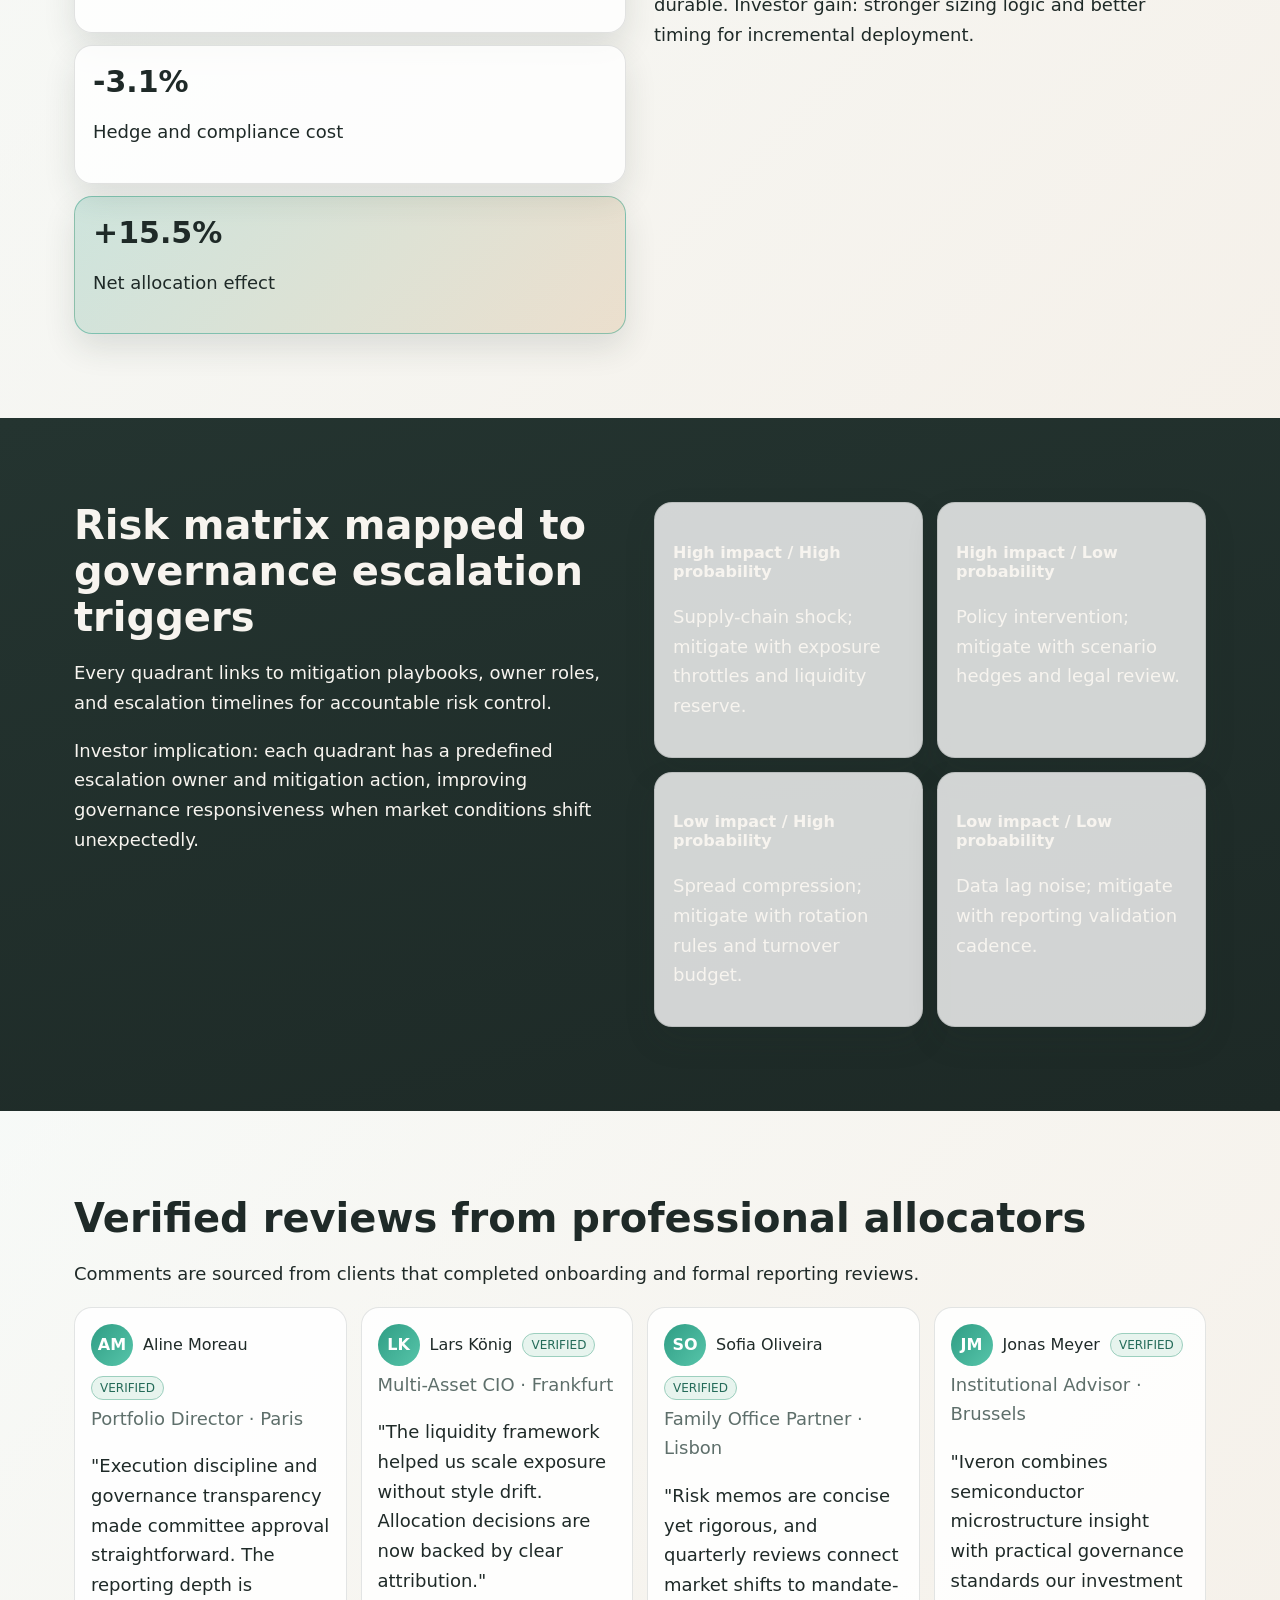
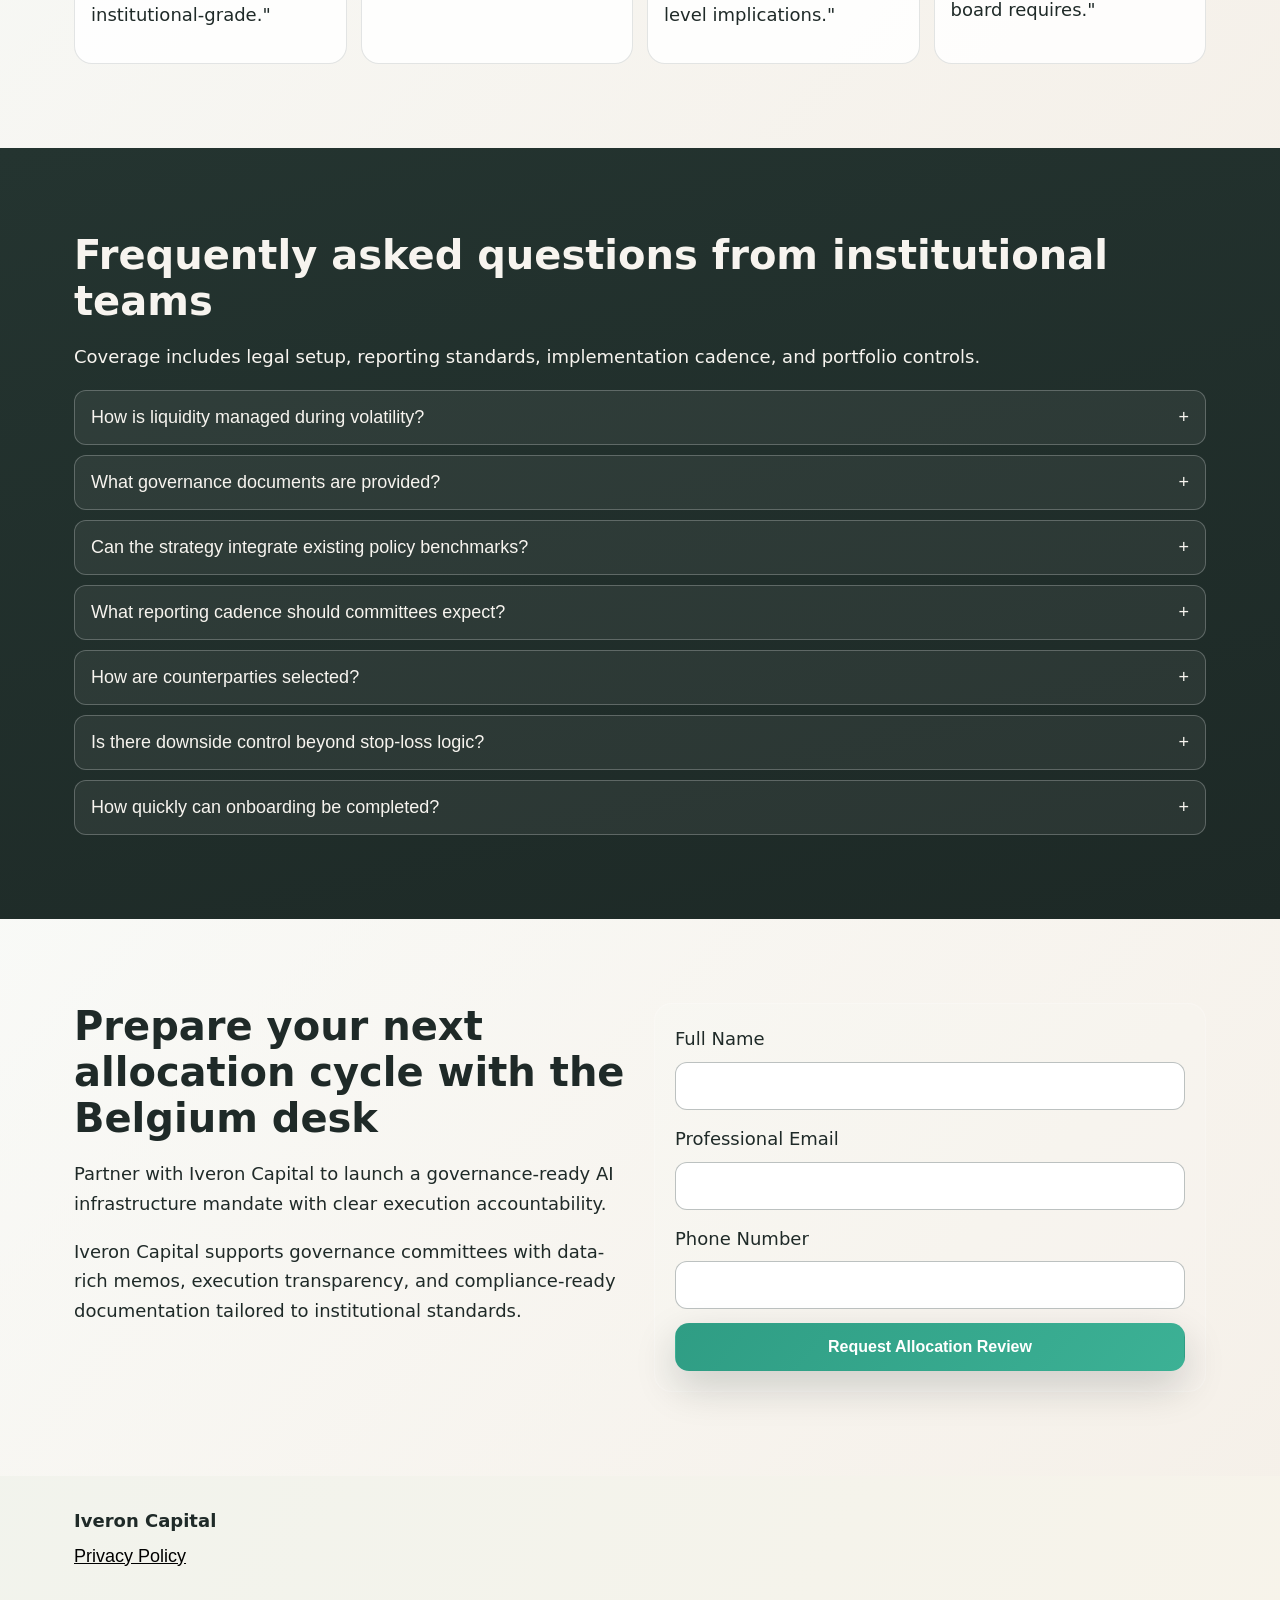
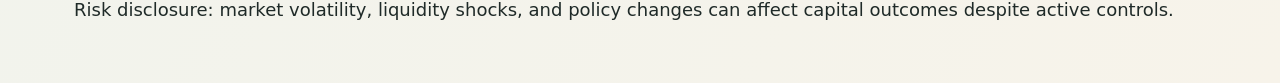
<file: be/index.html>
<!doctype html>
<html lang="en">
<head>
  <meta charset="UTF-8" />
  <meta name="viewport" content="width=device-width, initial-scale=1.0" />
  <title>Iveron Capital | Belgium Desk for AI Infrastructure & Semiconductor Markets</title>
  <meta name="description" content="Iveron Capital Belgium desk delivers institutional AI infrastructure and semiconductor market strategy with multilingual governance reporting." />
  <link rel="canonical" href="https://iveroncapital.com/be/index.html" />
  <meta property="og:title" content="Iveron Capital | Belgium Desk for AI Infrastructure & Semiconductor Markets" />
  <meta property="og:description" content="Iveron Capital Belgium desk delivers institutional AI infrastructure and semiconductor market strategy with multilingual governance reporting." />
  <meta property="og:type" content="website" />
  <meta property="og:url" content="https://iveroncapital.com/be/index.html" />
  <meta property="twitter:card" content="summary_large_image" />
  <meta property="twitter:title" content="Iveron Capital | Belgium Desk for AI Infrastructure & Semiconductor Markets" />
  <meta property="twitter:description" content="Iveron Capital Belgium desk delivers institutional AI infrastructure and semiconductor market strategy with multilingual governance reporting." />
  <link rel="alternate" hreflang="en" href="https://iveroncapital.com/index.html" />
  <link rel="alternate" hreflang="de" href="https://iveroncapital.com/de/index.html" />
  <link rel="alternate" hreflang="fr" href="https://iveroncapital.com/fr/index.html" />
  <link rel="alternate" hreflang="es" href="https://iveroncapital.com/es/index.html" />
  <link rel="alternate" hreflang="it" href="https://iveroncapital.com/it/index.html" />
  <link rel="alternate" hreflang="tr" href="https://iveroncapital.com/tr/index.html" />
  <link rel="alternate" hreflang="pt" href="https://iveroncapital.com/pt/index.html" />
  <link rel="alternate" hreflang="ja" href="https://iveroncapital.com/jp/index.html" />
  <link rel="alternate" hreflang="sk" href="https://iveroncapital.com/sk/index.html" />
  <link rel="alternate" hreflang="nl-BE" href="https://iveroncapital.com/be/index.html" />
  <link rel="alternate" hreflang="x-default" href="https://iveroncapital.com/index.html" />
  <link rel="stylesheet" href="../assets/style.css" />
  <script defer src="../assets/app.js"></script>
</head>
<body>
  <header class="site-header">
    <div class="container header-layout">
      <a class="brand" href="#top">Iveron Capital</a>
      <nav class="desktop-nav" aria-label="Primary"><a href="#market-thesis">Market Thesis</a><a href="#execution-model">Execution Model</a><a href="#risk-framework">Risk Framework</a><a href="#faq">FAQ</a></nav>
      <div class="header-actions">
        <div class="lang-wrap" data-dropdown>
          <button class="btn ghost lang-active" aria-haspopup="true" aria-expanded="false">Belgium</button>
          <div class="lang-menu" role="menu">
            <a href="../index.html"><span class="flag">🇬🇧</span>English</a>
            <a href="../de/index.html"><span class="flag">🇩🇪</span>Deutsch</a>
            <a href="../fr/index.html"><span class="flag">🇫🇷</span>Français</a>
            <a href="../es/index.html"><span class="flag">🇪🇸</span>Español</a>
            <a href="../it/index.html"><span class="flag">🇮🇹</span>Italiano</a>
            <a href="../tr/index.html"><span class="flag">🇹🇷</span>Türkçe</a>
            <a href="../pt/index.html"><span class="flag">🇵🇹</span>Português</a>
            <a href="../jp/index.html"><span class="flag">🇯🇵</span>日本語</a>
            <a href="../sk/index.html"><span class="flag">🇸🇰</span>Slovenčina</a>
            <a href="../be/index.html"><span class="flag">🇧🇪</span>Belgium</a>
          </div>
        </div>
        <a class="btn" href="#final-cta">Book Strategic Call</a>
        <button class="burger" aria-label="Open menu" aria-expanded="false">☰</button>
      </div>
    </div>
  </header>

  <aside class="drawer" aria-hidden="true">
    <div class="drawer-panel" role="dialog" aria-modal="true">
      <button class="drawer-close" aria-label="Close menu">×</button>
      <nav class="drawer-nav"><a href="#market-thesis">Market Thesis</a><a href="#execution-model">Execution Model</a><a href="#risk-framework">Risk Framework</a><a href="#faq">FAQ</a></nav>
      <div class="drawer-lang"><a href="../index.html">English</a>
<a href="../de/index.html">Deutsch</a>
<a href="../fr/index.html">Français</a>
<a href="../es/index.html">Español</a>
<a href="../it/index.html">Italiano</a>
<a href="../tr/index.html">Türkçe</a>
<a href="../pt/index.html">Português</a>
<a href="../jp/index.html">日本語</a>
<a href="../sk/index.html">Slovenčina</a>
<a href="../be/index.html">Belgium</a></div>
      <a class="btn" href="#final-cta">Book Strategic Call</a>
    </div>
  </aside>

  <main id="top">
    <section class="hero section-dark">
      <div class="container hero-grid">
        <div>
          <p class="eyebrow">Institutional Strategy</p>
          <h1>Belgium institutional desk for AI Infrastructure & Semiconductor Markets</h1>
          <p>The Belgium desk of Iveron Capital supports Benelux allocators with multilingual governance packs, compliance-ready reporting, and disciplined exposure design across AI Infrastructure & Semiconductor Markets.</p>
          <article class="target-card glass">
            <h3>Target corridor</h3>
            <p>Reference pathway: 8%–15% monthly trajectory and 80%–200% annualized reference band under active drawdown management.</p>
          </article>
        </div>
        <div class="hero-right">
          <form class="lead-form" aria-label="Lead form">
            <label>Full Name<input type="text" required /></label>
            <label>Professional Email<input type="email" required /></label>
            <label>Phone Number<input type="tel" required /></label>
            <button type="submit" class="btn">Request Allocation Review</button>
          </form>
          <section class="calculator" aria-label="Projection calculator">
            <div class="calc-row">
              <span>USD amount</span>
              <div class="amount-segments" role="radiogroup">
                <button class="segment" data-amount="10000">$10,000</button>
                <button class="segment active" data-amount="50000">$50,000</button>
                <button class="segment" data-amount="150000">$150,000</button>
              </div>
            </div>
            <div class="calc-row slider-row">
              <span>3–24 months</span>
              <input type="range" min="3" max="24" value="12" class="months" />
              <span class="pill months-value">12 months</span>
            </div>
            <div class="result-grid">
              <article><small>Low scenario</small><strong class="value">$57,569</strong><em>Illustrative projection</em></article>
              <article><small>Base scenario</small><strong class="value">$75,681</strong><em>Illustrative projection</em></article>
              <article><small>High scenario</small><strong class="value">$101,137</strong><em>Illustrative projection</em></article>
            </div>
          </section>
        </div>
      </div>
    </section>

    <section class="kpi-strip" id="market-thesis"><div class="container"><h2>AI Infrastructure & Semiconductor Markets: Belgium mandate signal stack</h2><p>We align committee reporting to UCITS-style governance expectations while preserving execution agility and capital efficiency.</p><div class="kpi-grid"><article><small>Primary metric</small><h3>31.4%</h3><p>Alpha spread vs baseline 18.2%. What it means: execution captured structural supply dislocation. Investor gain: higher capital efficiency per risk unit.</p></article><article><small>Liquidity score</small><h3>8.7/10</h3><p>Benchmark at 6.9/10. What it means: smoother entry/exit windows. Investor gain: lower friction for rebalancing and governance-driven adjustments.</p></article><article><small>Reporting integrity</small><h3>99.2%</h3><p>Target threshold 97%. What it means: policy-level traceability remains intact. Investor gain: stronger compliance confidence for committee audits.</p></article></div></div></section>

    <section class="section-light" id="execution-model"><div class="container split"><div><h2>Why Benelux allocators are increasing focus now</h2><p>Regional industrial policy, strategic fab financing, and AI compute demand are accelerating opportunity windows for active mandates.</p><p>What it means for investors: this cycle is driven by real capacity constraints rather than narrative-only momentum. Investor gain comes from active mandate design that combines allocation discipline, liquidity planning, and governance checkpoints instead of broad beta concentration.</p></div><div class="comparison"><article><h4>Investor gain</h4><ul><li>Priority access to structural growth pockets</li><li>Risk-adjusted return focus</li><li>Compliance-aligned reporting trail</li></ul></article><article><h4>Baseline approach</h4><ul><li>Index crowding and valuation drift</li><li>Limited microstructure visibility</li><li>Delayed governance feedback loops</li></ul></article></div></div></section>

    <section class="section-dark"><div class="container split reverse"><div class="architecture"><div class="node">Research map</div><div class="node">Allocation committee</div><div class="node">Execution desk</div><div class="node">Governance report</div></div><div><h2>Execution model for Belgium-based institutional governance</h2><p>Local reporting standards, cross-border compliance, and execution oversight are integrated in one structured workflow.</p><p>What it means: each node produces a measurable output with auditability and ownership. Investor gain: faster decision cycles with less mandate drift, because execution choices are connected to compliance evidence and liquidity constraints.</p></div></div></section>

    <section class="section-light"><div class="container"><h2>Deployment timeline with committee-ready milestones</h2><p>Mandates move through defined stages so internal stakeholders can approve, monitor, and scale capital with confidence.</p><div class="timeline"><article><span>Week 1</span><h4>Mandate calibration</h4><p>Deliverable: policy fit memo and benchmark map.</p></article><article><span>Week 2</span><h4>Risk rehearsal</h4><p>Deliverable: drawdown triggers and liquidity playbook.</p></article><article><span>Week 3</span><h4>Execution launch</h4><p>Deliverable: staged deployment and venue quality report.</p></article><article><span>Week 4+</span><h4>Committee reporting</h4><p>Deliverable: attribution pack and governance attestation.</p></article></div><p>Investor implication: deployment speed is balanced with oversight quality, enabling committees to scale capital with confidence.</p></div></section>

    <section class="section-dark" id="risk-framework"><div class="container split"><div><h2>Risk-adjusted monitoring aligned with institutional benchmarks</h2><p>Each indicator compares strategy behavior against market proxies and committee limits for transparent oversight.</p><p>Interpretation: radial indicators show risk-managed consistency rather than isolated performance spikes. Investor gain: clearer capital allocation decisions across strategic and tactical sleeves.</p></div><div class="radials"><article><div class="ring" style="--val:78">78%</div><h4>Drawdown efficiency</h4><p>Baseline 61%. Investor gain: improved downside recovery pace.</p></article><article><div class="ring" style="--val:84">84%</div><h4>Liquidity transfer</h4><p>Baseline 67%. Investor gain: higher execution flexibility.</p></article><article><div class="ring" style="--val:73">73%</div><h4>Mandate stability</h4><p>Baseline 58%. Investor gain: lower policy deviation risk.</p></article></div></div></section>

    <section class="section-light"><div class="container split reverse"><div class="waterfall"><div><span>+11.2%</span><p>Capacity scarcity premium</p></div><div><span>+7.4%</span><p>Packaging bottleneck repricing</p></div><div><span>-3.1%</span><p>Hedge and compliance cost</p></div><div class="total"><span>+15.5%</span><p>Net allocation effect</p></div></div><div><h2>Return driver waterfall for allocation decisions</h2><p>We isolate structural return drivers to inform sizing and periodic rebalancing decisions.</p><p>Baseline net effect for passive exposure was +6.2%. What it means: active decomposition uncovers where return is durable. Investor gain: stronger sizing logic and better timing for incremental deployment.</p></div></div></section>

    <section class="section-dark"><div class="container split"><div><h2>Risk matrix mapped to governance escalation triggers</h2><p>Every quadrant links to mitigation playbooks, owner roles, and escalation timelines for accountable risk control.</p><p>Investor implication: each quadrant has a predefined escalation owner and mitigation action, improving governance responsiveness when market conditions shift unexpectedly.</p></div><div class="risk-matrix"><div><h4>High impact / High probability</h4><p>Supply-chain shock; mitigate with exposure throttles and liquidity reserve.</p></div><div><h4>High impact / Low probability</h4><p>Policy intervention; mitigate with scenario hedges and legal review.</p></div><div><h4>Low impact / High probability</h4><p>Spread compression; mitigate with rotation rules and turnover budget.</p></div><div><h4>Low impact / Low probability</h4><p>Data lag noise; mitigate with reporting validation cadence.</p></div></div></div></section>

    <section class="section-light"><div class="container"><h2>Verified reviews from professional allocators</h2><p>Comments are sourced from clients that completed onboarding and formal reporting reviews.</p><div class="reviews-grid"><article class="review-card"><div class="review-top"><div class="avatar">AM</div><div class="person">Aline Moreau</div><span class="verified">VERIFIED</span></div><p class="role">Portfolio Director · Paris</p><p>"Execution discipline and governance transparency made committee approval straightforward. The reporting depth is institutional-grade."</p></article><article class="review-card"><div class="review-top"><div class="avatar">LK</div><div class="person">Lars König</div><span class="verified">VERIFIED</span></div><p class="role">Multi-Asset CIO · Frankfurt</p><p>"The liquidity framework helped us scale exposure without style drift. Allocation decisions are now backed by clear attribution."</p></article><article class="review-card"><div class="review-top"><div class="avatar">SO</div><div class="person">Sofia Oliveira</div><span class="verified">VERIFIED</span></div><p class="role">Family Office Partner · Lisbon</p><p>"Risk memos are concise yet rigorous, and quarterly reviews connect market shifts to mandate-level implications."</p></article><article class="review-card"><div class="review-top"><div class="avatar">JM</div><div class="person">Jonas Meyer</div><span class="verified">VERIFIED</span></div><p class="role">Institutional Advisor · Brussels</p><p>"Iveron combines semiconductor microstructure insight with practical governance standards our investment board requires."</p></article></div></div></section>

    <section class="section-dark" id="faq"><div class="container"><h2>Frequently asked questions from institutional teams</h2><p>Coverage includes legal setup, reporting standards, implementation cadence, and portfolio controls.</p><div class="faq"><div class="faq-item"><button class="faq-question" aria-expanded="false">How is liquidity managed during volatility?<span>+</span></button><div class="faq-answer"><p>Execution windows are pre-defined with venue depth thresholds and maximum slippage tolerances. If market depth degrades, exposure is staged and committee notifications are issued with an updated liquidity map.</p></div></div><div class="faq-item"><button class="faq-question" aria-expanded="false">What governance documents are provided?<span>+</span></button><div class="faq-answer"><p>Investors receive mandate charters, risk limits, decision logs, and monthly compliance attestations. Quarterly reviews include attribution, exposure drift analysis, and policy adherence checks.</p></div></div><div class="faq-item"><button class="faq-question" aria-expanded="false">Can the strategy integrate existing policy benchmarks?<span>+</span></button><div class="faq-answer"><p>Yes. We map your existing benchmarks and IPS constraints directly into sizing logic, turnover limits, and reporting templates to preserve mandate fit.</p></div></div><div class="faq-item"><button class="faq-question" aria-expanded="false">What reporting cadence should committees expect?<span>+</span></button><div class="faq-answer"><p>A monthly institutional report and a quarterly strategy review are standard. High-volatility periods trigger interim governance notes with risk actions and execution rationale.</p></div></div><div class="faq-item"><button class="faq-question" aria-expanded="false">How are counterparties selected?<span>+</span></button><div class="faq-answer"><p>Counterparties are selected through a governance filter covering balance-sheet quality, operational resilience, and execution quality statistics.</p></div></div><div class="faq-item"><button class="faq-question" aria-expanded="false">Is there downside control beyond stop-loss logic?<span>+</span></button><div class="faq-answer"><p>Yes. Drawdown controls include exposure throttles, liquidity buffers, and factor concentration caps. Position sizing is reduced when correlated stress signals rise.</p></div></div><div class="faq-item"><button class="faq-question" aria-expanded="false">How quickly can onboarding be completed?<span>+</span></button><div class="faq-answer"><p>Most professional investors complete legal and operational onboarding in two to four weeks, depending on internal approval cycles and jurisdictional requirements.</p></div></div></div></div></section>

    <section class="final-cta section-light" id="final-cta"><div class="container split"><div><h2>Prepare your next allocation cycle with the Belgium desk</h2><p>Partner with Iveron Capital to launch a governance-ready AI infrastructure mandate with clear execution accountability.</p><p>Iveron Capital supports governance committees with data-rich memos, execution transparency, and compliance-ready documentation tailored to institutional standards.</p></div><form class="lead-form" aria-label="Final lead form"><label>Full Name<input type="text" required /></label><label>Professional Email<input type="email" required /></label><label>Phone Number<input type="tel" required /></label><button type="submit" class="btn">Request Allocation Review</button></form></div></section>
  </main>

  <footer class="site-footer"><div class="container footer-layout"><strong>Iveron Capital</strong><button class="privacy-link" data-modal-open>Privacy Policy</button><p>Risk disclosure: market volatility, liquidity shocks, and policy changes can affect capital outcomes despite active controls.</p></div></footer>

  <div class="modal" aria-hidden="true" data-modal>
    <div class="modal-panel" role="dialog" aria-modal="true" aria-labelledby="privacy-title">
      <button class="modal-x" data-modal-close aria-label="Close">×</button>
      <h3 id="privacy-title">Privacy Policy</h3>
      <div class="modal-body"><p>Introduction: Iveron Capital processes professional investor data to deliver regulated communication, strategy material, and onboarding workflows.</p><p>Data collection: we collect identity, contact, mandate preference, interaction logs, and compliance records required for institutional services.</p><p>Legal basis: processing relies on contractual necessity, legitimate interest, and legal obligations tied to financial regulation and audit standards.</p><p>Cookies: essential cookies support security and session continuity; analytics cookies measure content relevance and can be controlled by browser settings.</p><p>Retention: records are retained according to regulatory periods and deleted or anonymized when no longer required.</p><p>Third-party sharing: data may be shared with vetted legal, technology, and reporting partners under confidentiality and security agreements.</p><p>Security: encryption, access control, monitoring, and periodic governance reviews protect investor information against unauthorized access.</p><p>User rights: investors can request access, correction, portability, restriction, or deletion where legally applicable.</p><p>International transfers: cross-border transfers use contractual safeguards and jurisdictional risk controls.</p><p>Industry risk disclosure: investment outcomes depend on market liquidity, execution quality, and macro policy shifts; no return is guaranteed.</p><p>Contact: privacy@iveroncapital.com for rights requests and compliance inquiries.</p></div>
      <div class="modal-footer"><button class="btn ghost" data-modal-close>Close</button></div>
    </div>
  </div>

  <script type="application/ld+json">{"@context":"https://schema.org","@graph":[{"@type":"Organization","name":"Iveron Capital","url":"https://iveroncapital.com"},{"@type":"WebSite","name":"Iveron Capital","url":"https://iveroncapital.com/be/index.html"},{"@type":"FAQPage","mainEntity":[{"@type":"Question","name":"How is liquidity managed during volatility?","acceptedAnswer":{"@type":"Answer","text":"Execution windows are pre-defined with venue depth thresholds and maximum slippage tolerances. If market depth degrades, exposure is staged and committee notifications are issued with an updated liquidity map."}}]},{"@type":"Review","author":{"@type":"Person","name":"Aline Moreau"},"reviewBody":"Institutional reporting and execution discipline exceeded our committee standards.","itemReviewed":{"@type":"Organization","name":"Iveron Capital"}}]}</script>
</body>
</html>
</file>
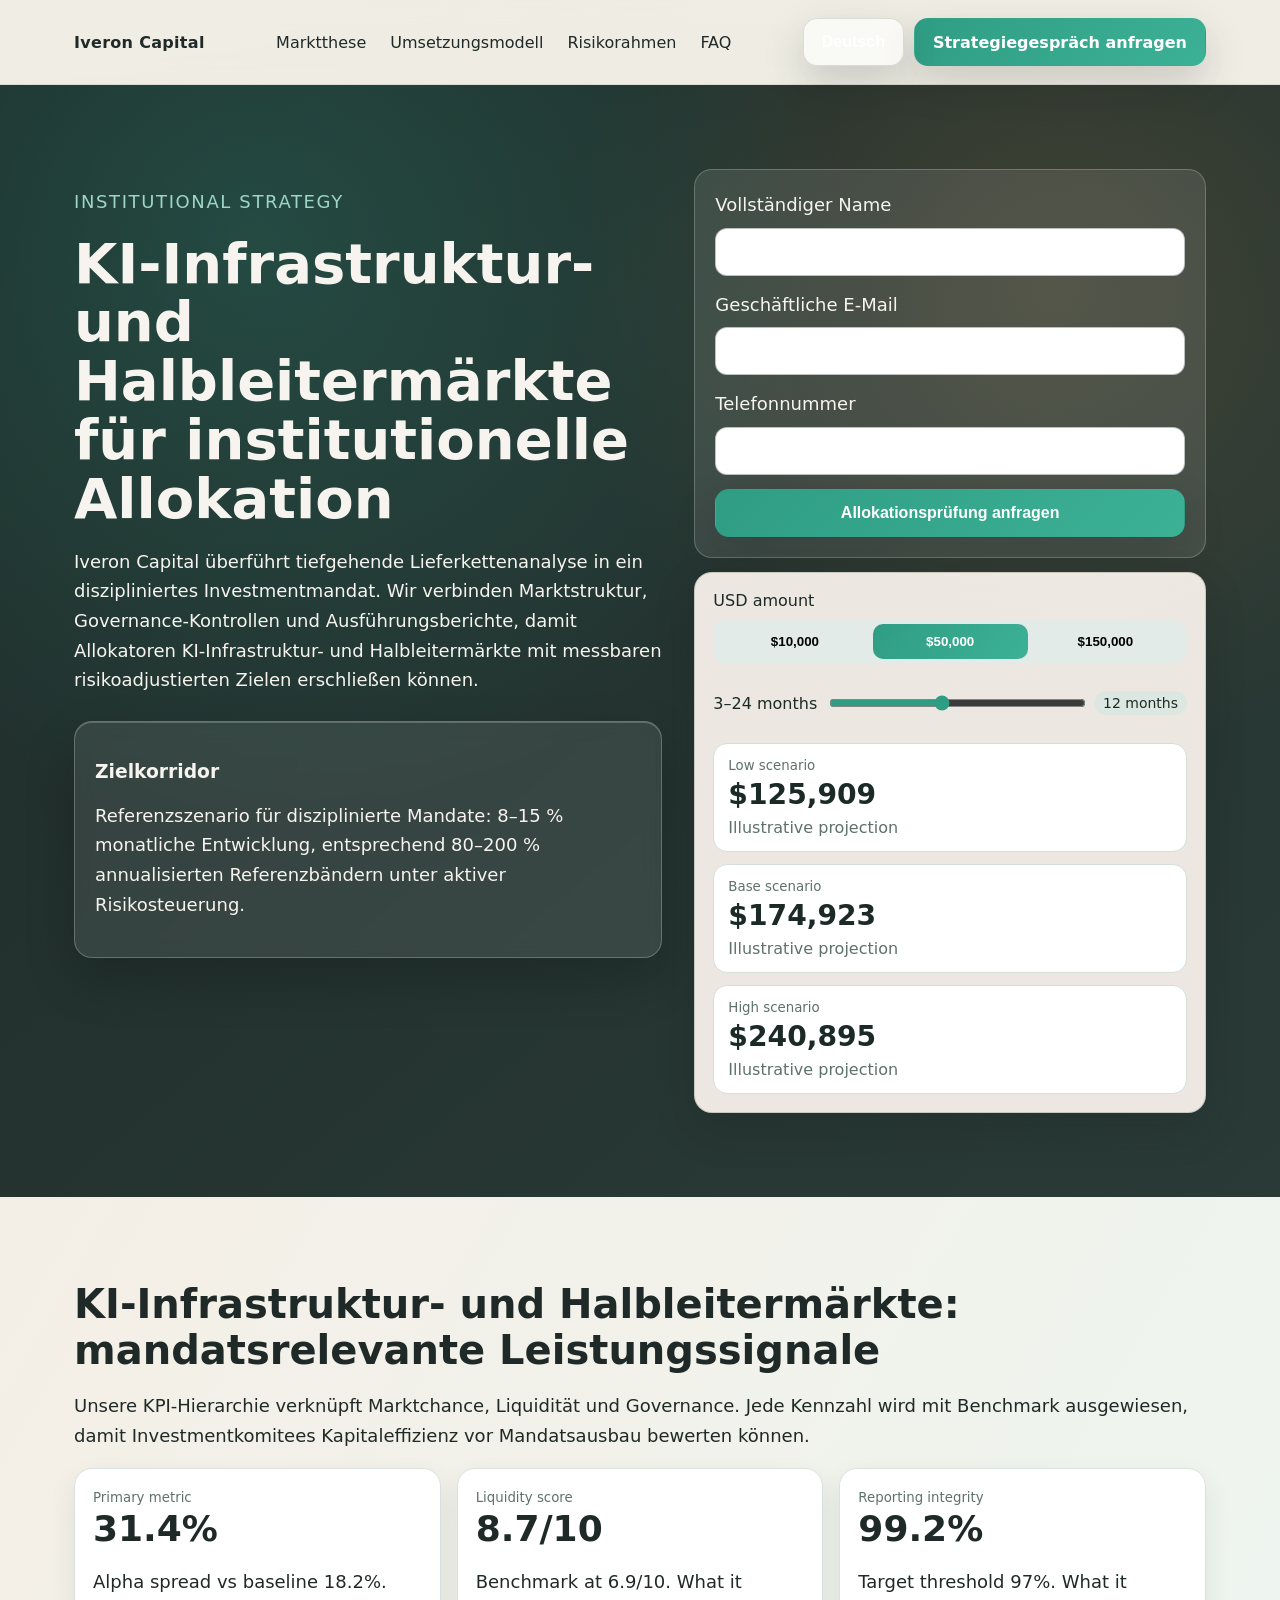
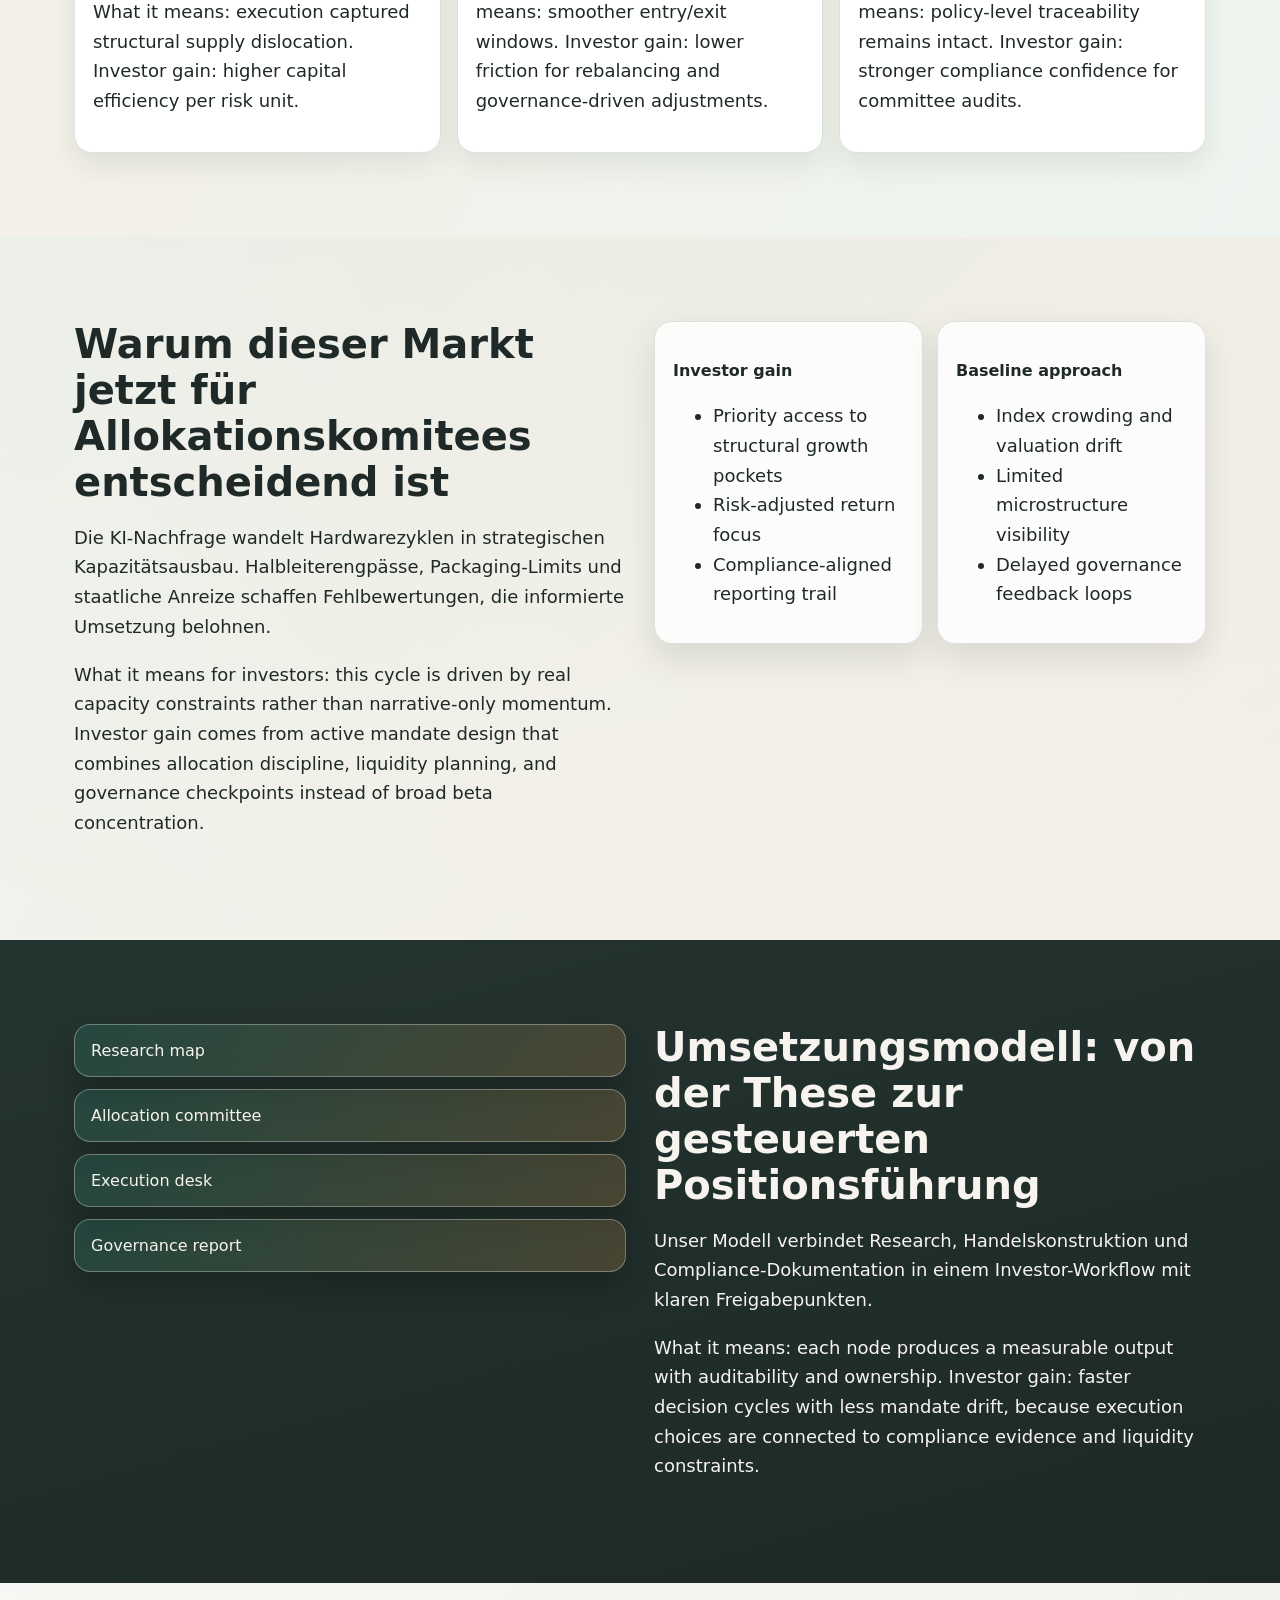
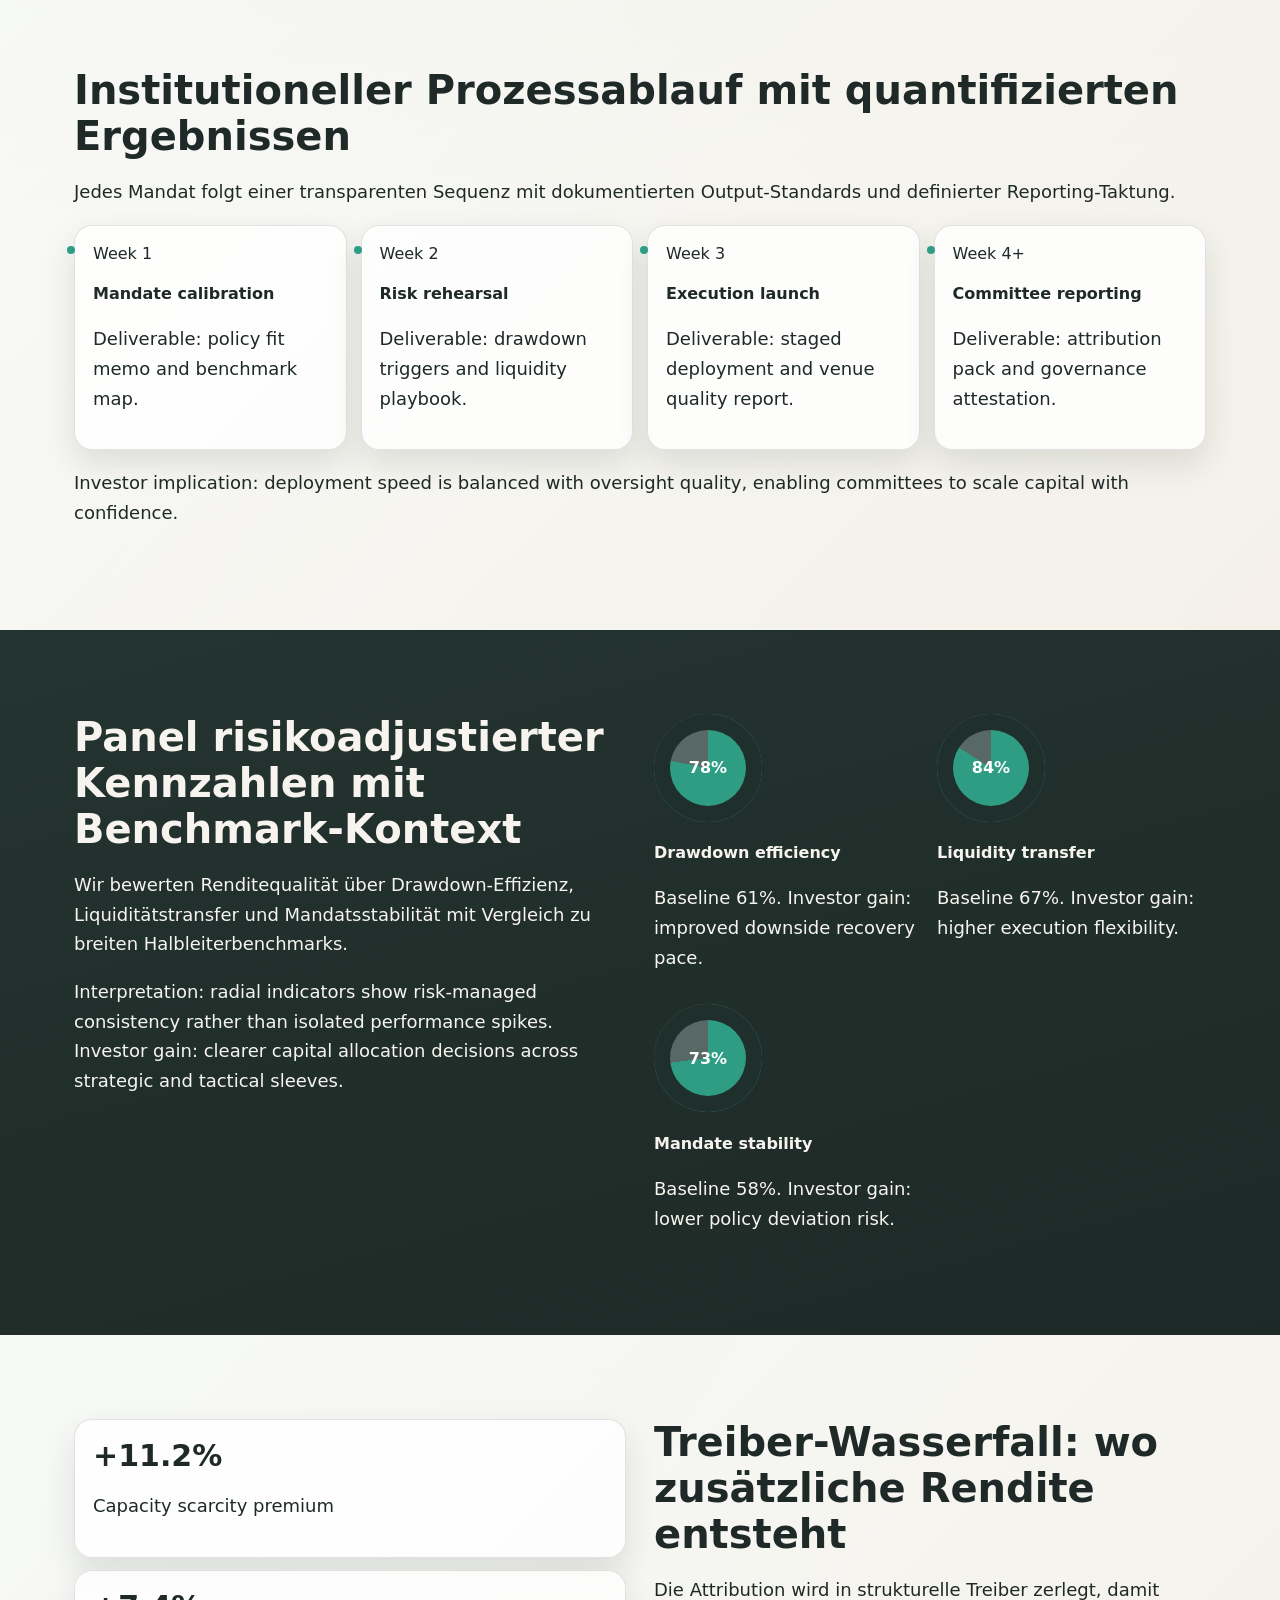
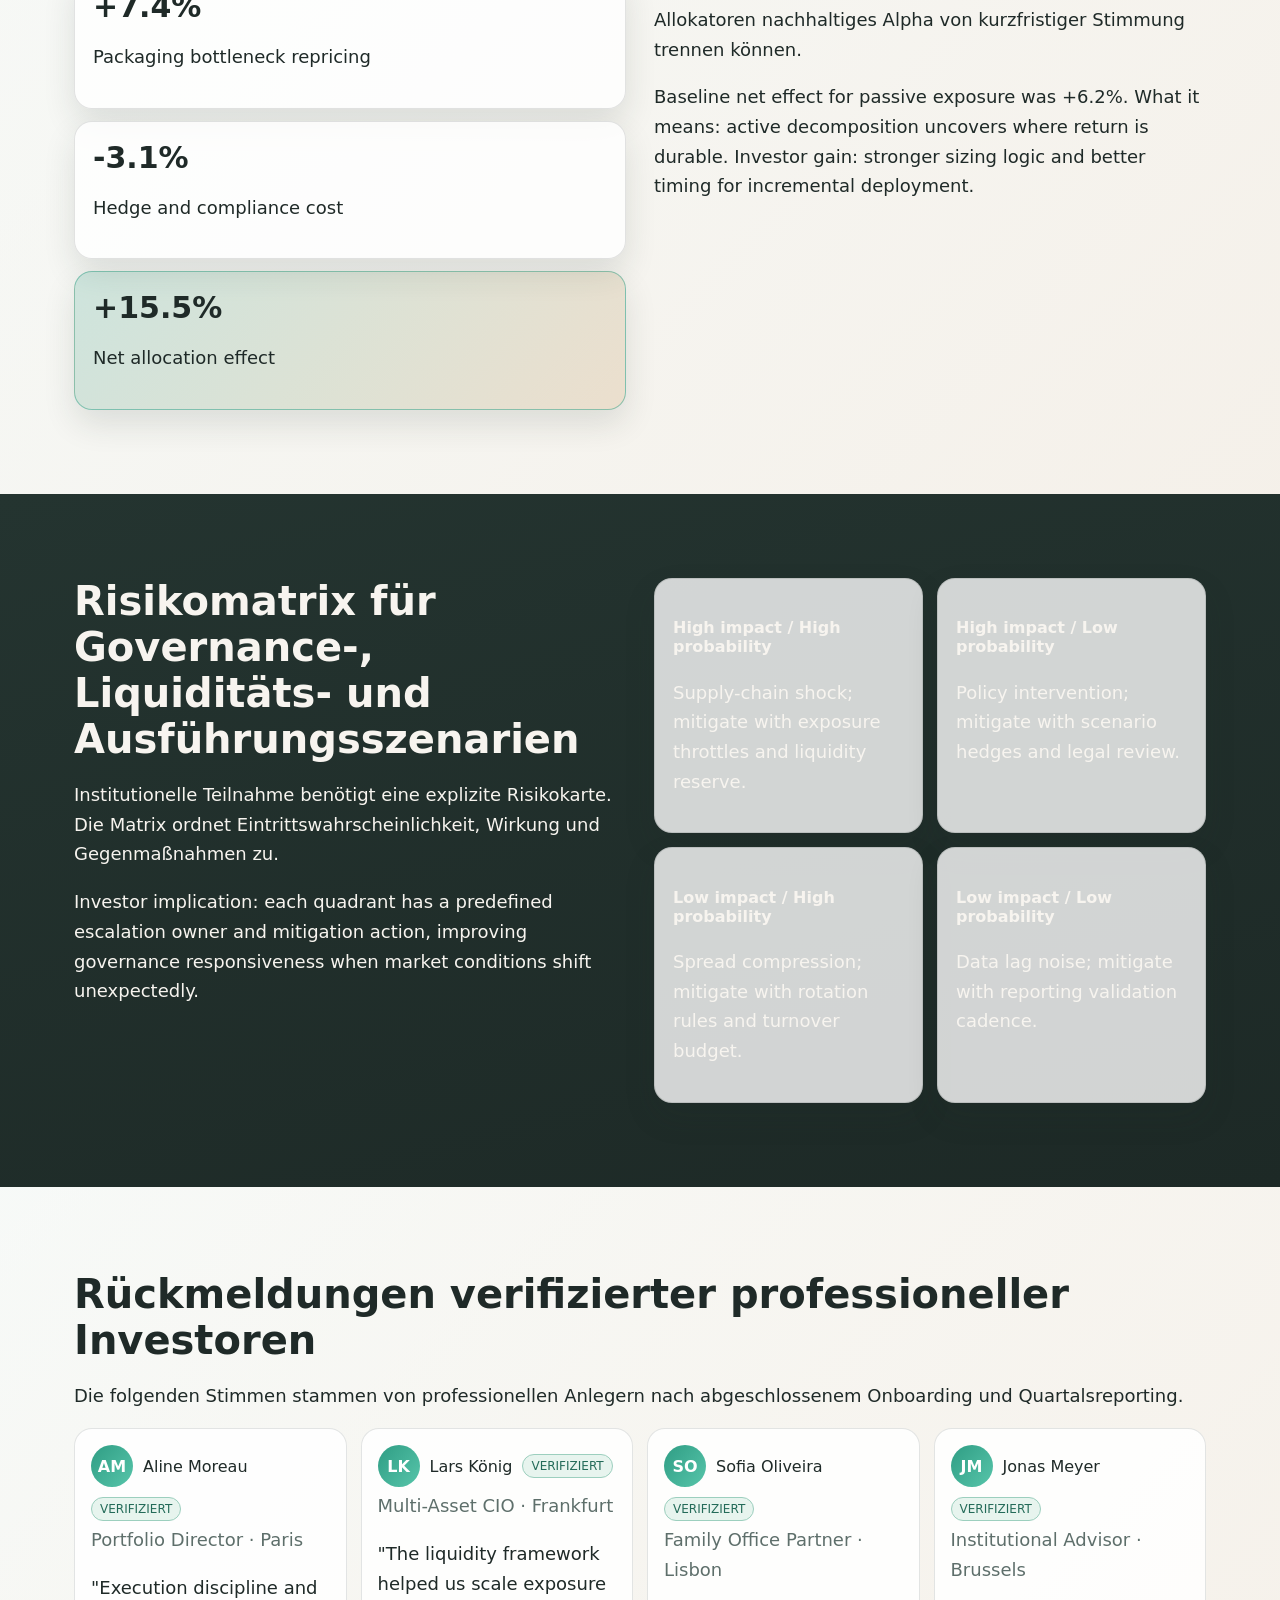
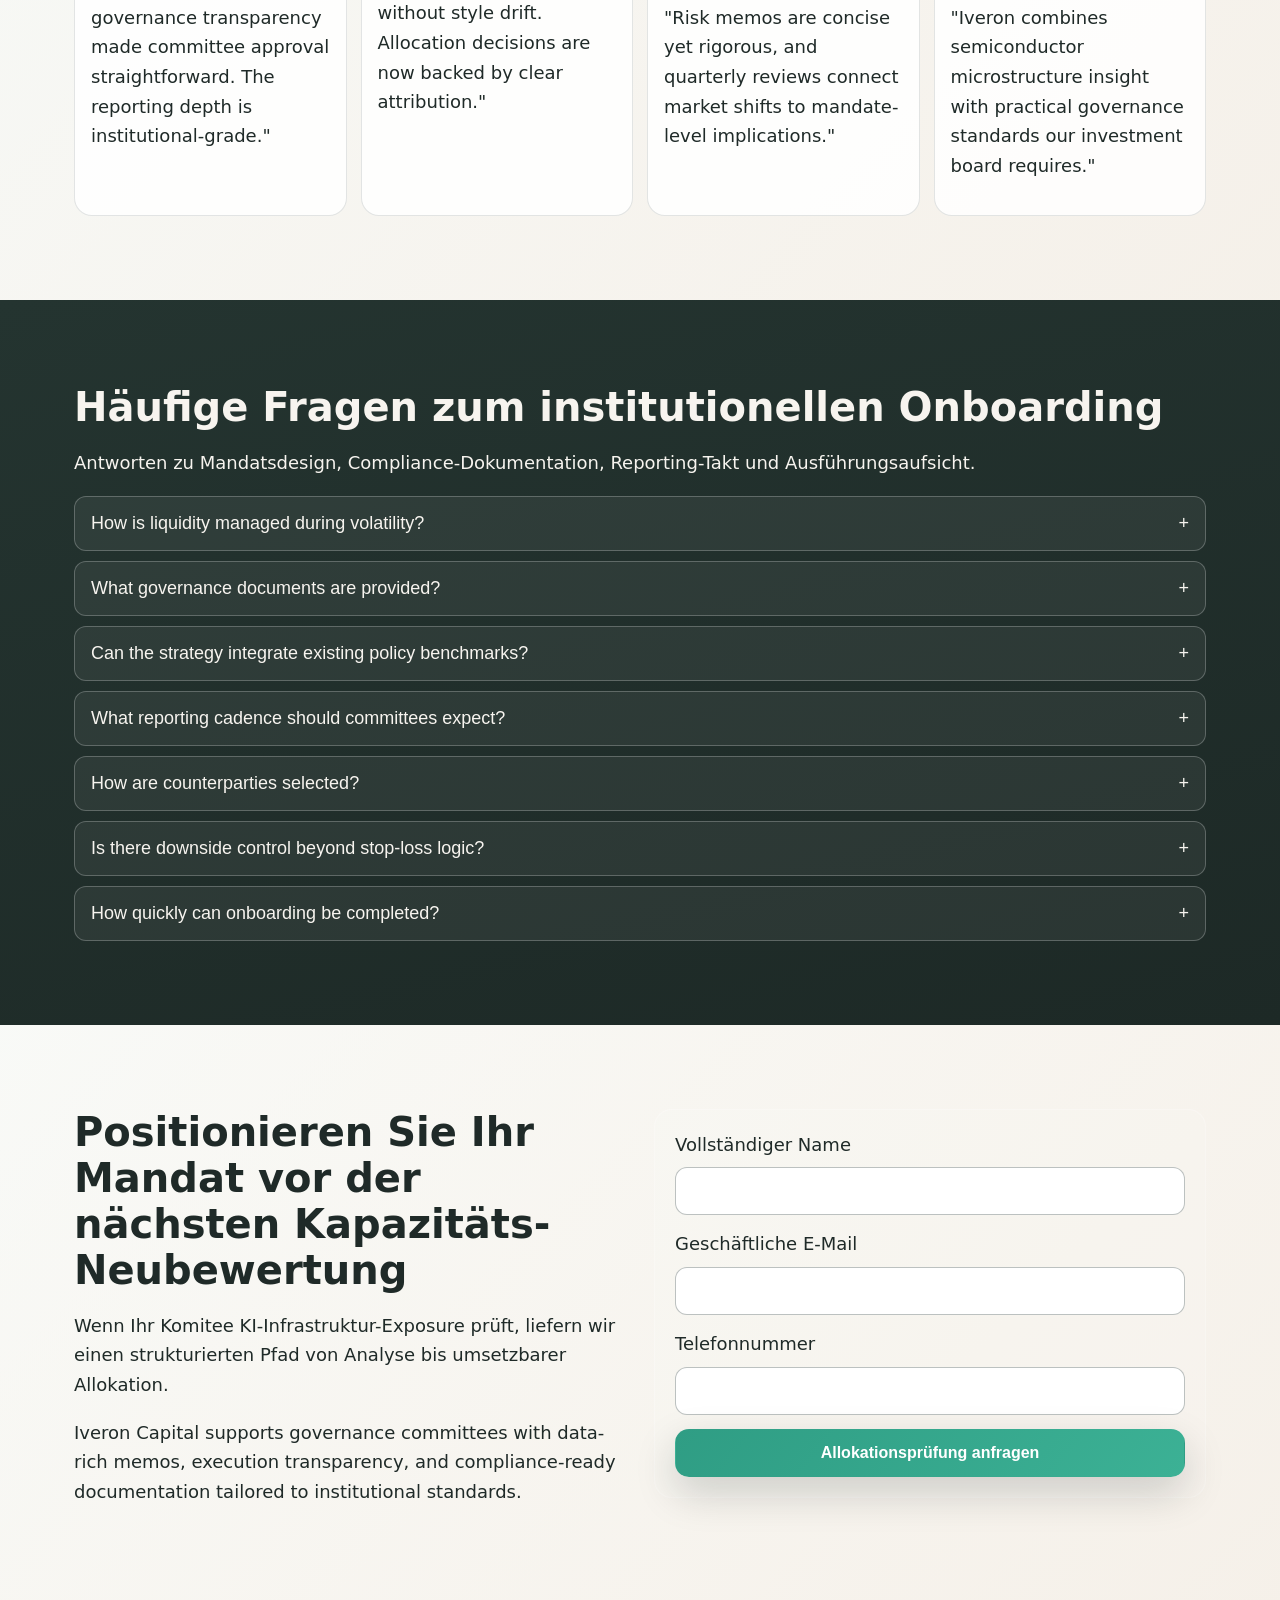
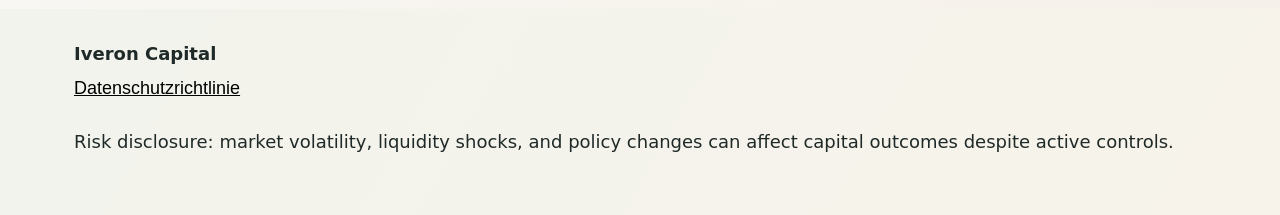
<file: de/index.html>
<!doctype html>
<html lang="de">
<head>
  <meta charset="UTF-8" />
  <meta name="viewport" content="width=device-width, initial-scale=1.0" />
  <title>Iveron Capital | KI-Infrastruktur- und Halbleitermärkte für institutionelle Allokation</title>
  <meta name="description" content="Iveron Capital liefert institutionelle Analysen zu KI-Infrastruktur- und Halbleitermärkten mit Governance-orientierter Umsetzung und kontrolliertem Onboarding." />
  <link rel="canonical" href="https://iveroncapital.com/de/index.html" />
  <meta property="og:title" content="Iveron Capital | KI-Infrastruktur- und Halbleitermärkte für institutionelle Allokation" />
  <meta property="og:description" content="Iveron Capital liefert institutionelle Analysen zu KI-Infrastruktur- und Halbleitermärkten mit Governance-orientierter Umsetzung und kontrolliertem Onboarding." />
  <meta property="og:type" content="website" />
  <meta property="og:url" content="https://iveroncapital.com/de/index.html" />
  <meta property="twitter:card" content="summary_large_image" />
  <meta property="twitter:title" content="Iveron Capital | KI-Infrastruktur- und Halbleitermärkte für institutionelle Allokation" />
  <meta property="twitter:description" content="Iveron Capital liefert institutionelle Analysen zu KI-Infrastruktur- und Halbleitermärkten mit Governance-orientierter Umsetzung und kontrolliertem Onboarding." />
  <link rel="alternate" hreflang="en" href="https://iveroncapital.com/index.html" />
  <link rel="alternate" hreflang="de" href="https://iveroncapital.com/de/index.html" />
  <link rel="alternate" hreflang="fr" href="https://iveroncapital.com/fr/index.html" />
  <link rel="alternate" hreflang="es" href="https://iveroncapital.com/es/index.html" />
  <link rel="alternate" hreflang="it" href="https://iveroncapital.com/it/index.html" />
  <link rel="alternate" hreflang="tr" href="https://iveroncapital.com/tr/index.html" />
  <link rel="alternate" hreflang="pt" href="https://iveroncapital.com/pt/index.html" />
  <link rel="alternate" hreflang="ja" href="https://iveroncapital.com/jp/index.html" />
  <link rel="alternate" hreflang="sk" href="https://iveroncapital.com/sk/index.html" />
  <link rel="alternate" hreflang="nl-BE" href="https://iveroncapital.com/be/index.html" />
  <link rel="alternate" hreflang="x-default" href="https://iveroncapital.com/index.html" />
  <link rel="stylesheet" href="../assets/style.css" />
  <script defer src="../assets/app.js"></script>
</head>
<body>
  <header class="site-header">
    <div class="container header-layout">
      <a class="brand" href="#top">Iveron Capital</a>
      <nav class="desktop-nav" aria-label="Primary"><a href="#marktthese">Marktthese</a><a href="#umsetzungsmodell">Umsetzungsmodell</a><a href="#risikorahmen">Risikorahmen</a><a href="#faq">FAQ</a></nav>
      <div class="header-actions">
        <div class="lang-wrap" data-dropdown>
          <button class="btn ghost lang-active" aria-haspopup="true" aria-expanded="false">Deutsch</button>
          <div class="lang-menu" role="menu">
            <a href="../index.html"><span class="flag">🇬🇧</span>English</a>
            <a href="../de/index.html"><span class="flag">🇩🇪</span>Deutsch</a>
            <a href="../fr/index.html"><span class="flag">🇫🇷</span>Français</a>
            <a href="../es/index.html"><span class="flag">🇪🇸</span>Español</a>
            <a href="../it/index.html"><span class="flag">🇮🇹</span>Italiano</a>
            <a href="../tr/index.html"><span class="flag">🇹🇷</span>Türkçe</a>
            <a href="../pt/index.html"><span class="flag">🇵🇹</span>Português</a>
            <a href="../jp/index.html"><span class="flag">🇯🇵</span>日本語</a>
            <a href="../sk/index.html"><span class="flag">🇸🇰</span>Slovenčina</a>
            <a href="../be/index.html"><span class="flag">🇧🇪</span>Belgium</a>
          </div>
        </div>
        <a class="btn" href="#final-cta">Strategiegespräch anfragen</a>
        <button class="burger" aria-label="Open menu" aria-expanded="false">☰</button>
      </div>
    </div>
  </header>

  <aside class="drawer" aria-hidden="true">
    <div class="drawer-panel" role="dialog" aria-modal="true">
      <button class="drawer-close" aria-label="Close menu">×</button>
      <nav class="drawer-nav"><a href="#marktthese">Marktthese</a><a href="#umsetzungsmodell">Umsetzungsmodell</a><a href="#risikorahmen">Risikorahmen</a><a href="#faq">FAQ</a></nav>
      <div class="drawer-lang"><a href="../index.html">English</a>
<a href="../de/index.html">Deutsch</a>
<a href="../fr/index.html">Français</a>
<a href="../es/index.html">Español</a>
<a href="../it/index.html">Italiano</a>
<a href="../tr/index.html">Türkçe</a>
<a href="../pt/index.html">Português</a>
<a href="../jp/index.html">日本語</a>
<a href="../sk/index.html">Slovenčina</a>
<a href="../be/index.html">Belgium</a></div>
      <a class="btn" href="#final-cta">Strategiegespräch anfragen</a>
    </div>
  </aside>

  <main id="top">
    <section class="hero section-dark">
      <div class="container hero-grid">
        <div>
          <p class="eyebrow">Institutional Strategy</p>
          <h1>KI-Infrastruktur- und Halbleitermärkte für institutionelle Allokation</h1>
          <p>Iveron Capital überführt tiefgehende Lieferkettenanalyse in ein diszipliniertes Investmentmandat. Wir verbinden Marktstruktur, Governance-Kontrollen und Ausführungsberichte, damit Allokatoren KI-Infrastruktur- und Halbleitermärkte mit messbaren risikoadjustierten Zielen erschließen können.</p>
          <article class="target-card glass">
            <h3>Zielkorridor</h3>
            <p>Referenzszenario für disziplinierte Mandate: 8–15 % monatliche Entwicklung, entsprechend 80–200 % annualisierten Referenzbändern unter aktiver Risikosteuerung.</p>
          </article>
        </div>
        <div class="hero-right">
          <form class="lead-form" aria-label="Lead form">
            <label>Vollständiger Name<input type="text" required /></label>
            <label>Geschäftliche E-Mail<input type="email" required /></label>
            <label>Telefonnummer<input type="tel" required /></label>
            <button type="submit" class="btn">Allokationsprüfung anfragen</button>
          </form>
          <section class="calculator" aria-label="Projection calculator">
            <div class="calc-row">
              <span>USD amount</span>
              <div class="amount-segments" role="radiogroup">
                <button class="segment" data-amount="10000">$10,000</button>
                <button class="segment active" data-amount="50000">$50,000</button>
                <button class="segment" data-amount="150000">$150,000</button>
              </div>
            </div>
            <div class="calc-row slider-row">
              <span>3–24 months</span>
              <input type="range" min="3" max="24" value="12" class="months" />
              <span class="pill months-value">12 months</span>
            </div>
            <div class="result-grid">
              <article><small>Low scenario</small><strong class="value">$57,569</strong><em>Illustrative projection</em></article>
              <article><small>Base scenario</small><strong class="value">$75,681</strong><em>Illustrative projection</em></article>
              <article><small>High scenario</small><strong class="value">$101,137</strong><em>Illustrative projection</em></article>
            </div>
          </section>
        </div>
      </div>
    </section>

    <section class="kpi-strip" id="market-thesis"><div class="container"><h2>KI-Infrastruktur- und Halbleitermärkte: mandatsrelevante Leistungssignale</h2><p>Unsere KPI-Hierarchie verknüpft Marktchance, Liquidität und Governance. Jede Kennzahl wird mit Benchmark ausgewiesen, damit Investmentkomitees Kapitaleffizienz vor Mandatsausbau bewerten können.</p><div class="kpi-grid"><article><small>Primary metric</small><h3>31.4%</h3><p>Alpha spread vs baseline 18.2%. What it means: execution captured structural supply dislocation. Investor gain: higher capital efficiency per risk unit.</p></article><article><small>Liquidity score</small><h3>8.7/10</h3><p>Benchmark at 6.9/10. What it means: smoother entry/exit windows. Investor gain: lower friction for rebalancing and governance-driven adjustments.</p></article><article><small>Reporting integrity</small><h3>99.2%</h3><p>Target threshold 97%. What it means: policy-level traceability remains intact. Investor gain: stronger compliance confidence for committee audits.</p></article></div></div></section>

    <section class="section-light" id="execution-model"><div class="container split"><div><h2>Warum dieser Markt jetzt für Allokationskomitees entscheidend ist</h2><p>Die KI-Nachfrage wandelt Hardwarezyklen in strategischen Kapazitätsausbau. Halbleiterengpässe, Packaging-Limits und staatliche Anreize schaffen Fehlbewertungen, die informierte Umsetzung belohnen.</p><p>What it means for investors: this cycle is driven by real capacity constraints rather than narrative-only momentum. Investor gain comes from active mandate design that combines allocation discipline, liquidity planning, and governance checkpoints instead of broad beta concentration.</p></div><div class="comparison"><article><h4>Investor gain</h4><ul><li>Priority access to structural growth pockets</li><li>Risk-adjusted return focus</li><li>Compliance-aligned reporting trail</li></ul></article><article><h4>Baseline approach</h4><ul><li>Index crowding and valuation drift</li><li>Limited microstructure visibility</li><li>Delayed governance feedback loops</li></ul></article></div></div></section>

    <section class="section-dark"><div class="container split reverse"><div class="architecture"><div class="node">Research map</div><div class="node">Allocation committee</div><div class="node">Execution desk</div><div class="node">Governance report</div></div><div><h2>Umsetzungsmodell: von der These zur gesteuerten Positionsführung</h2><p>Unser Modell verbindet Research, Handelskonstruktion und Compliance-Dokumentation in einem Investor-Workflow mit klaren Freigabepunkten.</p><p>What it means: each node produces a measurable output with auditability and ownership. Investor gain: faster decision cycles with less mandate drift, because execution choices are connected to compliance evidence and liquidity constraints.</p></div></div></section>

    <section class="section-light"><div class="container"><h2>Institutioneller Prozessablauf mit quantifizierten Ergebnissen</h2><p>Jedes Mandat folgt einer transparenten Sequenz mit dokumentierten Output-Standards und definierter Reporting-Taktung.</p><div class="timeline"><article><span>Week 1</span><h4>Mandate calibration</h4><p>Deliverable: policy fit memo and benchmark map.</p></article><article><span>Week 2</span><h4>Risk rehearsal</h4><p>Deliverable: drawdown triggers and liquidity playbook.</p></article><article><span>Week 3</span><h4>Execution launch</h4><p>Deliverable: staged deployment and venue quality report.</p></article><article><span>Week 4+</span><h4>Committee reporting</h4><p>Deliverable: attribution pack and governance attestation.</p></article></div><p>Investor implication: deployment speed is balanced with oversight quality, enabling committees to scale capital with confidence.</p></div></section>

    <section class="section-dark" id="risk-framework"><div class="container split"><div><h2>Panel risikoadjustierter Kennzahlen mit Benchmark-Kontext</h2><p>Wir bewerten Renditequalität über Drawdown-Effizienz, Liquiditätstransfer und Mandatsstabilität mit Vergleich zu breiten Halbleiterbenchmarks.</p><p>Interpretation: radial indicators show risk-managed consistency rather than isolated performance spikes. Investor gain: clearer capital allocation decisions across strategic and tactical sleeves.</p></div><div class="radials"><article><div class="ring" style="--val:78">78%</div><h4>Drawdown efficiency</h4><p>Baseline 61%. Investor gain: improved downside recovery pace.</p></article><article><div class="ring" style="--val:84">84%</div><h4>Liquidity transfer</h4><p>Baseline 67%. Investor gain: higher execution flexibility.</p></article><article><div class="ring" style="--val:73">73%</div><h4>Mandate stability</h4><p>Baseline 58%. Investor gain: lower policy deviation risk.</p></article></div></div></section>

    <section class="section-light"><div class="container split reverse"><div class="waterfall"><div><span>+11.2%</span><p>Capacity scarcity premium</p></div><div><span>+7.4%</span><p>Packaging bottleneck repricing</p></div><div><span>-3.1%</span><p>Hedge and compliance cost</p></div><div class="total"><span>+15.5%</span><p>Net allocation effect</p></div></div><div><h2>Treiber-Wasserfall: wo zusätzliche Rendite entsteht</h2><p>Die Attribution wird in strukturelle Treiber zerlegt, damit Allokatoren nachhaltiges Alpha von kurzfristiger Stimmung trennen können.</p><p>Baseline net effect for passive exposure was +6.2%. What it means: active decomposition uncovers where return is durable. Investor gain: stronger sizing logic and better timing for incremental deployment.</p></div></div></section>

    <section class="section-dark"><div class="container split"><div><h2>Risikomatrix für Governance-, Liquiditäts- und Ausführungsszenarien</h2><p>Institutionelle Teilnahme benötigt eine explizite Risikokarte. Die Matrix ordnet Eintrittswahrscheinlichkeit, Wirkung und Gegenmaßnahmen zu.</p><p>Investor implication: each quadrant has a predefined escalation owner and mitigation action, improving governance responsiveness when market conditions shift unexpectedly.</p></div><div class="risk-matrix"><div><h4>High impact / High probability</h4><p>Supply-chain shock; mitigate with exposure throttles and liquidity reserve.</p></div><div><h4>High impact / Low probability</h4><p>Policy intervention; mitigate with scenario hedges and legal review.</p></div><div><h4>Low impact / High probability</h4><p>Spread compression; mitigate with rotation rules and turnover budget.</p></div><div><h4>Low impact / Low probability</h4><p>Data lag noise; mitigate with reporting validation cadence.</p></div></div></div></section>

    <section class="section-light"><div class="container"><h2>Rückmeldungen verifizierter professioneller Investoren</h2><p>Die folgenden Stimmen stammen von professionellen Anlegern nach abgeschlossenem Onboarding und Quartalsreporting.</p><div class="reviews-grid"><article class="review-card"><div class="review-top"><div class="avatar">AM</div><div class="person">Aline Moreau</div><span class="verified">VERIFIZIERT</span></div><p class="role">Portfolio Director · Paris</p><p>"Execution discipline and governance transparency made committee approval straightforward. The reporting depth is institutional-grade."</p></article><article class="review-card"><div class="review-top"><div class="avatar">LK</div><div class="person">Lars König</div><span class="verified">VERIFIZIERT</span></div><p class="role">Multi-Asset CIO · Frankfurt</p><p>"The liquidity framework helped us scale exposure without style drift. Allocation decisions are now backed by clear attribution."</p></article><article class="review-card"><div class="review-top"><div class="avatar">SO</div><div class="person">Sofia Oliveira</div><span class="verified">VERIFIZIERT</span></div><p class="role">Family Office Partner · Lisbon</p><p>"Risk memos are concise yet rigorous, and quarterly reviews connect market shifts to mandate-level implications."</p></article><article class="review-card"><div class="review-top"><div class="avatar">JM</div><div class="person">Jonas Meyer</div><span class="verified">VERIFIZIERT</span></div><p class="role">Institutional Advisor · Brussels</p><p>"Iveron combines semiconductor microstructure insight with practical governance standards our investment board requires."</p></article></div></div></section>

    <section class="section-dark" id="faq"><div class="container"><h2>Häufige Fragen zum institutionellen Onboarding</h2><p>Antworten zu Mandatsdesign, Compliance-Dokumentation, Reporting-Takt und Ausführungsaufsicht.</p><div class="faq"><div class="faq-item"><button class="faq-question" aria-expanded="false">How is liquidity managed during volatility?<span>+</span></button><div class="faq-answer"><p>Execution windows are pre-defined with venue depth thresholds and maximum slippage tolerances. If market depth degrades, exposure is staged and committee notifications are issued with an updated liquidity map.</p></div></div><div class="faq-item"><button class="faq-question" aria-expanded="false">What governance documents are provided?<span>+</span></button><div class="faq-answer"><p>Investors receive mandate charters, risk limits, decision logs, and monthly compliance attestations. Quarterly reviews include attribution, exposure drift analysis, and policy adherence checks.</p></div></div><div class="faq-item"><button class="faq-question" aria-expanded="false">Can the strategy integrate existing policy benchmarks?<span>+</span></button><div class="faq-answer"><p>Yes. We map your existing benchmarks and IPS constraints directly into sizing logic, turnover limits, and reporting templates to preserve mandate fit.</p></div></div><div class="faq-item"><button class="faq-question" aria-expanded="false">What reporting cadence should committees expect?<span>+</span></button><div class="faq-answer"><p>A monthly institutional report and a quarterly strategy review are standard. High-volatility periods trigger interim governance notes with risk actions and execution rationale.</p></div></div><div class="faq-item"><button class="faq-question" aria-expanded="false">How are counterparties selected?<span>+</span></button><div class="faq-answer"><p>Counterparties are selected through a governance filter covering balance-sheet quality, operational resilience, and execution quality statistics.</p></div></div><div class="faq-item"><button class="faq-question" aria-expanded="false">Is there downside control beyond stop-loss logic?<span>+</span></button><div class="faq-answer"><p>Yes. Drawdown controls include exposure throttles, liquidity buffers, and factor concentration caps. Position sizing is reduced when correlated stress signals rise.</p></div></div><div class="faq-item"><button class="faq-question" aria-expanded="false">How quickly can onboarding be completed?<span>+</span></button><div class="faq-answer"><p>Most professional investors complete legal and operational onboarding in two to four weeks, depending on internal approval cycles and jurisdictional requirements.</p></div></div></div></div></section>

    <section class="final-cta section-light" id="final-cta"><div class="container split"><div><h2>Positionieren Sie Ihr Mandat vor der nächsten Kapazitäts-Neubewertung</h2><p>Wenn Ihr Komitee KI-Infrastruktur-Exposure prüft, liefern wir einen strukturierten Pfad von Analyse bis umsetzbarer Allokation.</p><p>Iveron Capital supports governance committees with data-rich memos, execution transparency, and compliance-ready documentation tailored to institutional standards.</p></div><form class="lead-form" aria-label="Final lead form"><label>Vollständiger Name<input type="text" required /></label><label>Geschäftliche E-Mail<input type="email" required /></label><label>Telefonnummer<input type="tel" required /></label><button type="submit" class="btn">Allokationsprüfung anfragen</button></form></div></section>
  </main>

  <footer class="site-footer"><div class="container footer-layout"><strong>Iveron Capital</strong><button class="privacy-link" data-modal-open>Datenschutzrichtlinie</button><p>Risk disclosure: market volatility, liquidity shocks, and policy changes can affect capital outcomes despite active controls.</p></div></footer>

  <div class="modal" aria-hidden="true" data-modal>
    <div class="modal-panel" role="dialog" aria-modal="true" aria-labelledby="privacy-title">
      <button class="modal-x" data-modal-close aria-label="Close">×</button>
      <h3 id="privacy-title">Datenschutzrichtlinie</h3>
      <div class="modal-body"><p>Introduction: Iveron Capital processes professional investor data to deliver regulated communication, strategy material, and onboarding workflows.</p><p>Data collection: we collect identity, contact, mandate preference, interaction logs, and compliance records required for institutional services.</p><p>Legal basis: processing relies on contractual necessity, legitimate interest, and legal obligations tied to financial regulation and audit standards.</p><p>Cookies: essential cookies support security and session continuity; analytics cookies measure content relevance and can be controlled by browser settings.</p><p>Retention: records are retained according to regulatory periods and deleted or anonymized when no longer required.</p><p>Third-party sharing: data may be shared with vetted legal, technology, and reporting partners under confidentiality and security agreements.</p><p>Security: encryption, access control, monitoring, and periodic governance reviews protect investor information against unauthorized access.</p><p>User rights: investors can request access, correction, portability, restriction, or deletion where legally applicable.</p><p>International transfers: cross-border transfers use contractual safeguards and jurisdictional risk controls.</p><p>Industry risk disclosure: investment outcomes depend on market liquidity, execution quality, and macro policy shifts; no return is guaranteed.</p><p>Contact: privacy@iveroncapital.com for rights requests and compliance inquiries.</p></div>
      <div class="modal-footer"><button class="btn ghost" data-modal-close>Schließen</button></div>
    </div>
  </div>

  <script type="application/ld+json">{"@context":"https://schema.org","@graph":[{"@type":"Organization","name":"Iveron Capital","url":"https://iveroncapital.com"},{"@type":"WebSite","name":"Iveron Capital","url":"https://iveroncapital.com/de/index.html"},{"@type":"FAQPage","mainEntity":[{"@type":"Question","name":"How is liquidity managed during volatility?","acceptedAnswer":{"@type":"Answer","text":"Execution windows are pre-defined with venue depth thresholds and maximum slippage tolerances. If market depth degrades, exposure is staged and committee notifications are issued with an updated liquidity map."}}]},{"@type":"Review","author":{"@type":"Person","name":"Aline Moreau"},"reviewBody":"Institutional reporting and execution discipline exceeded our committee standards.","itemReviewed":{"@type":"Organization","name":"Iveron Capital"}}]}</script>
</body>
</html>
</file>
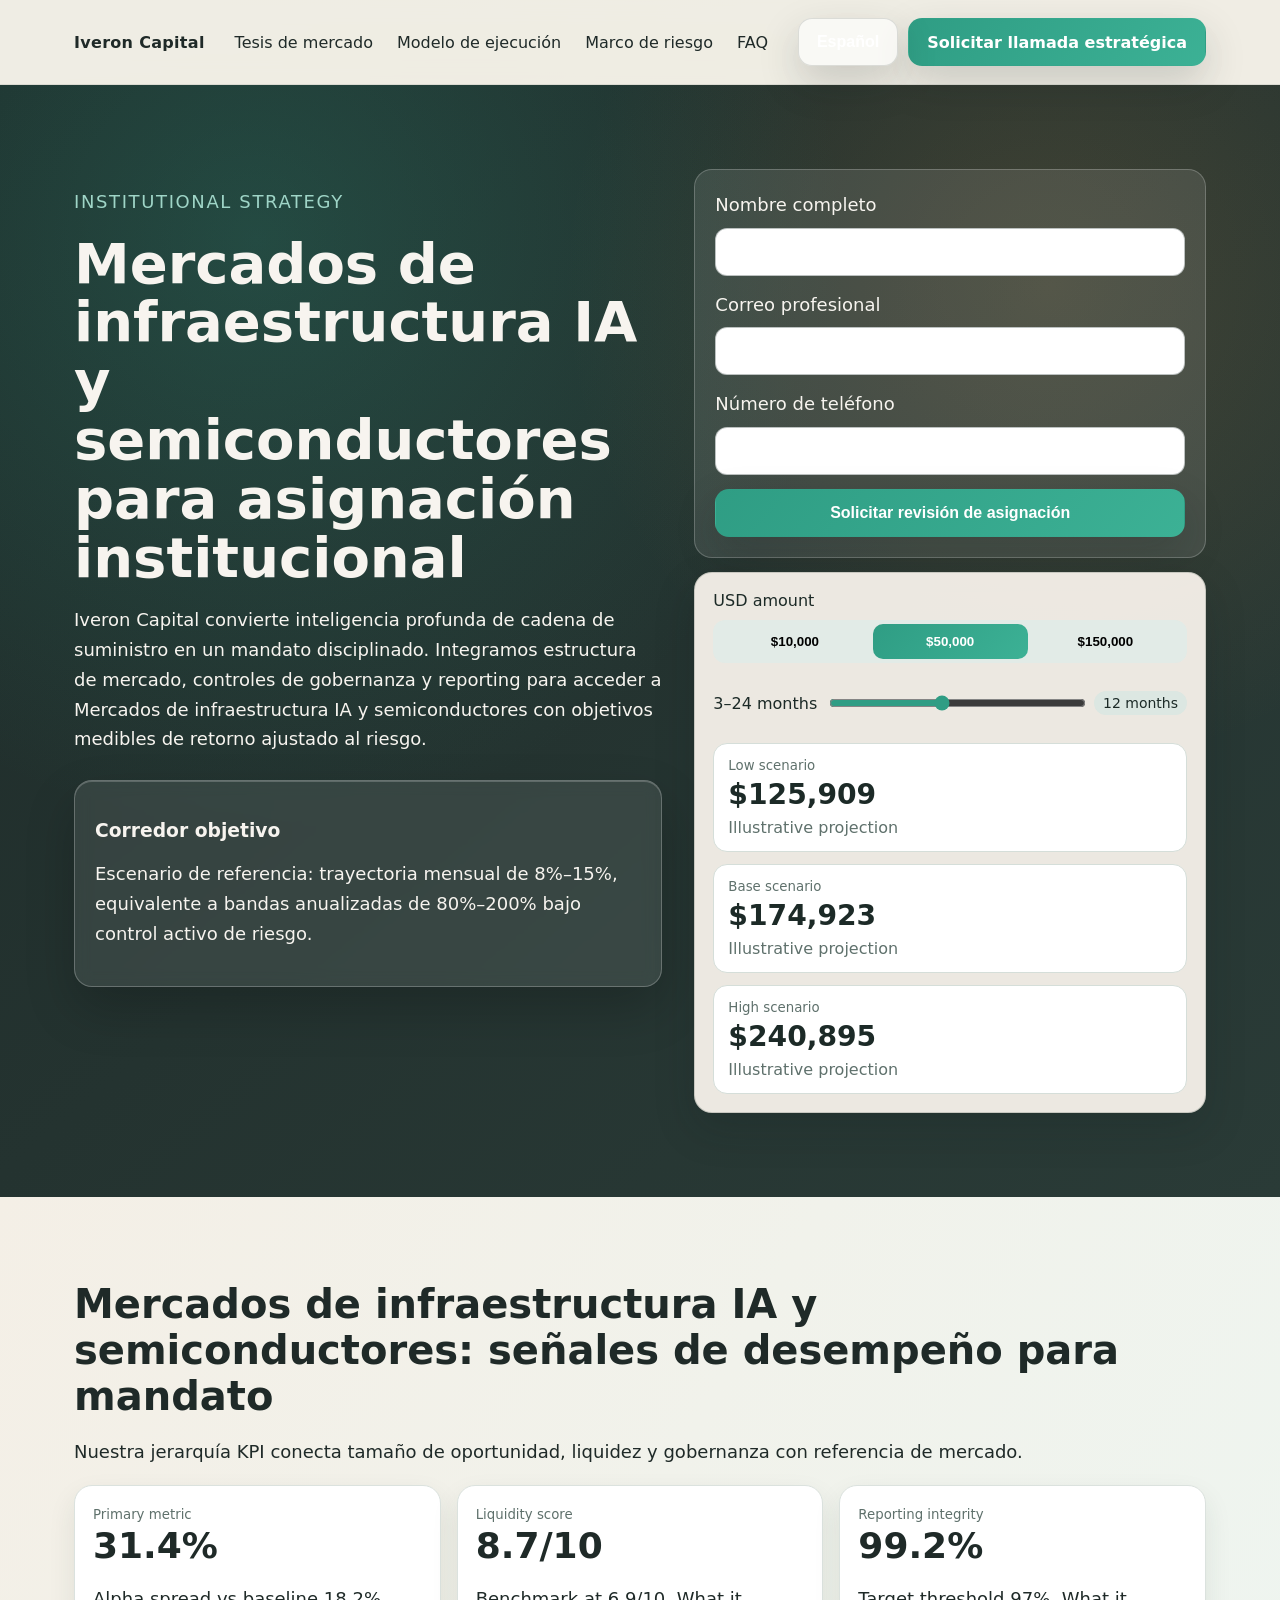
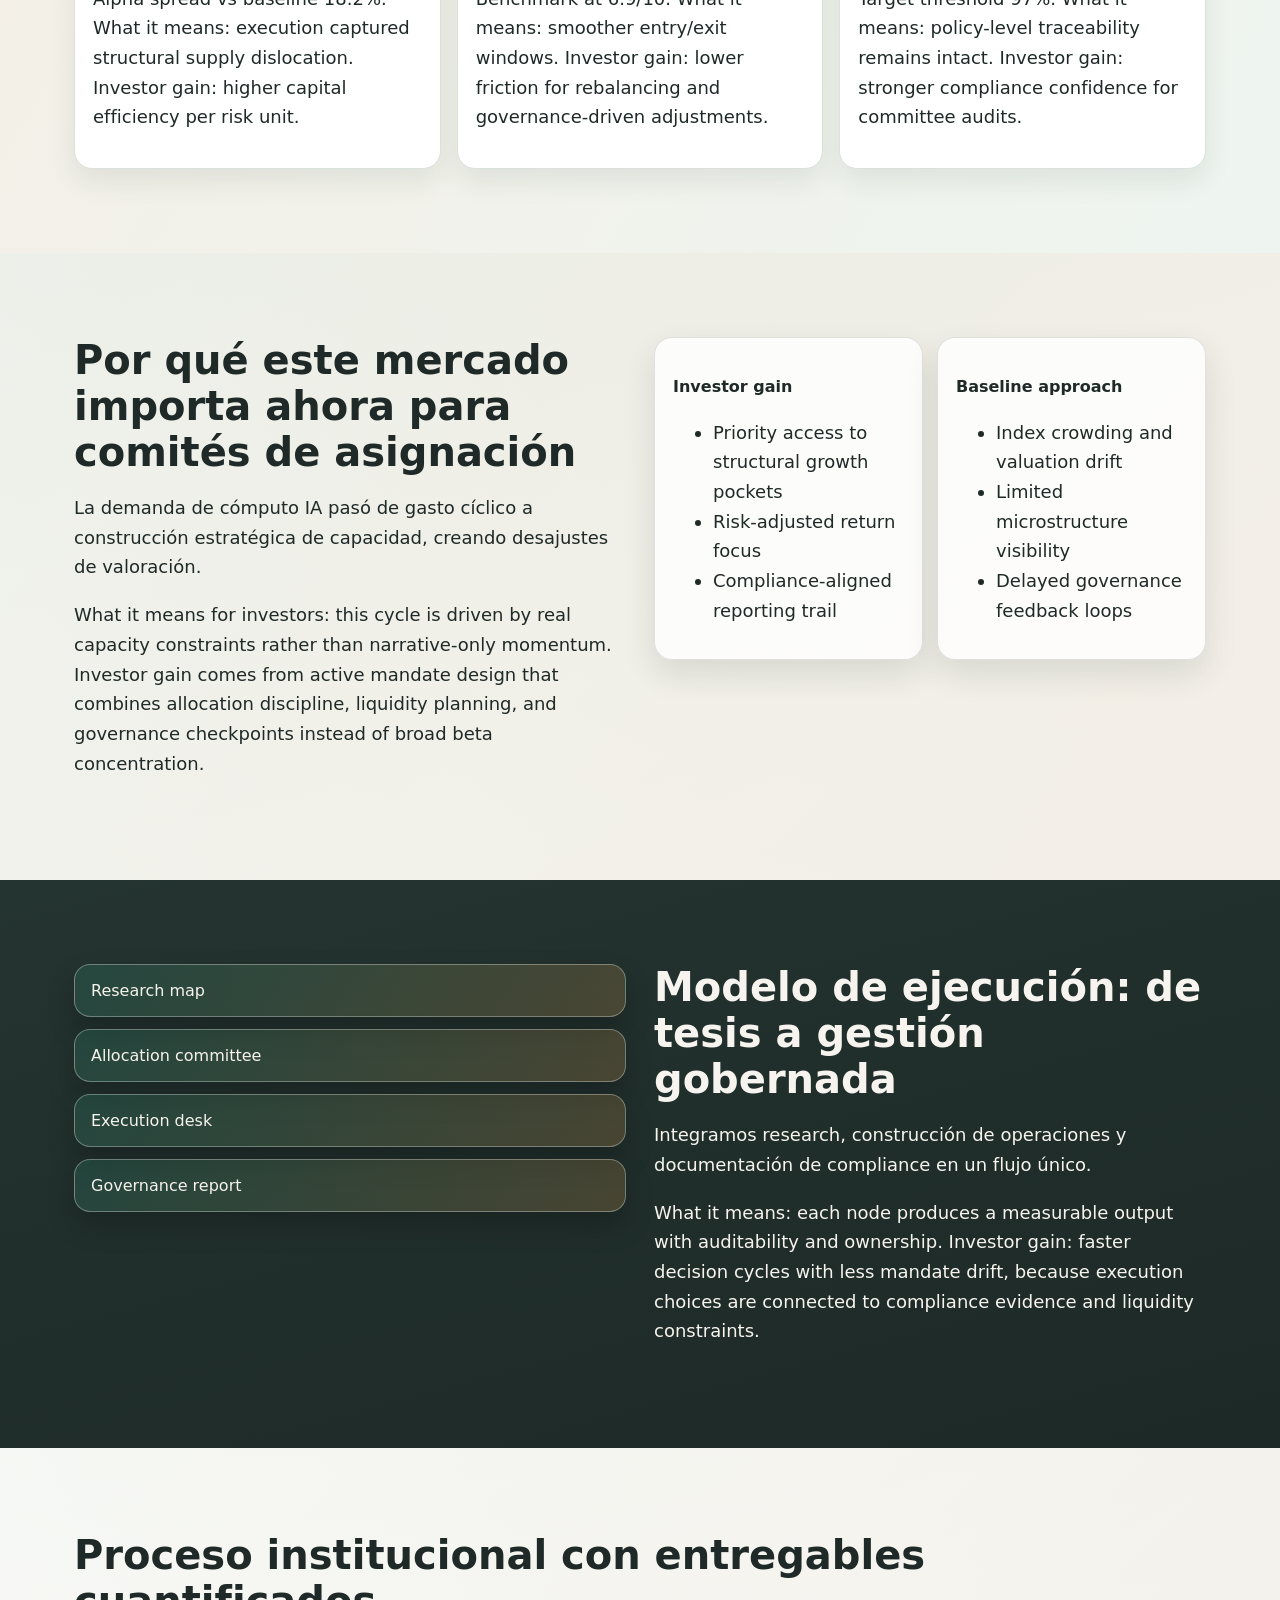
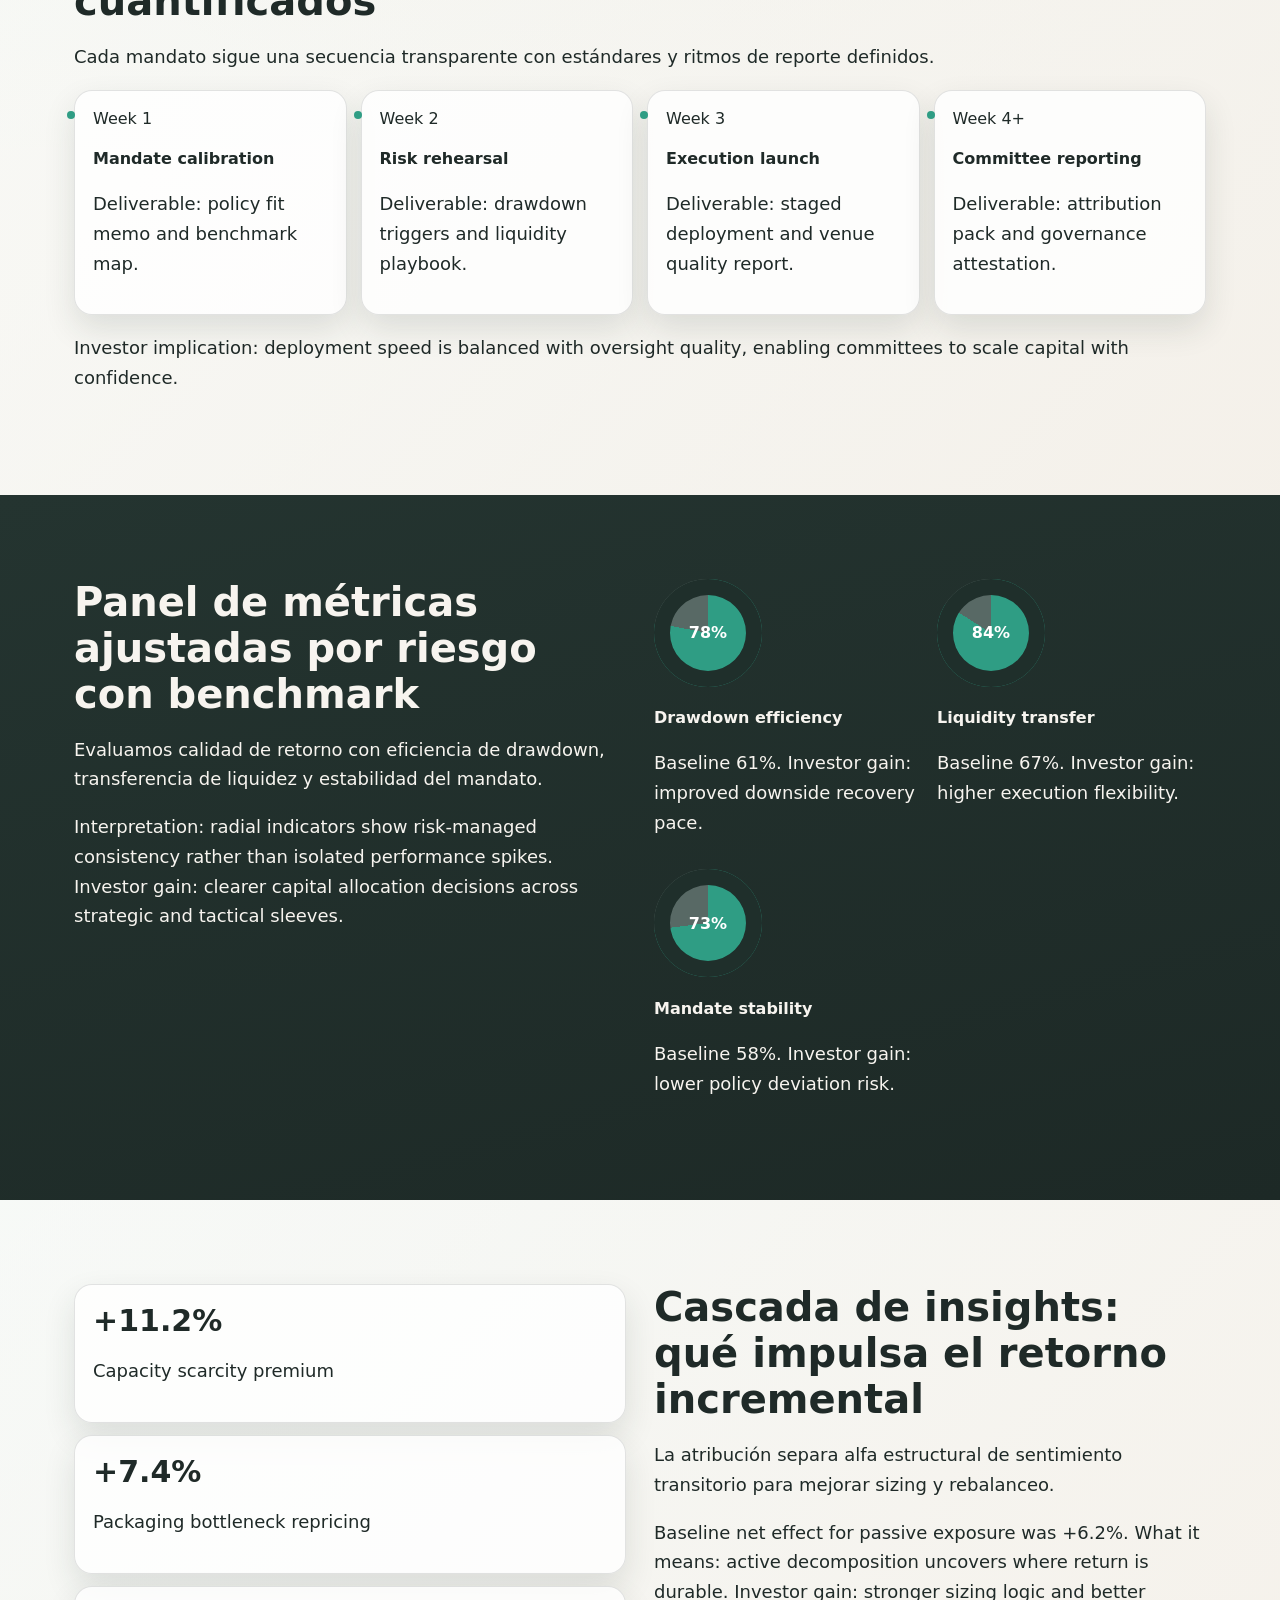
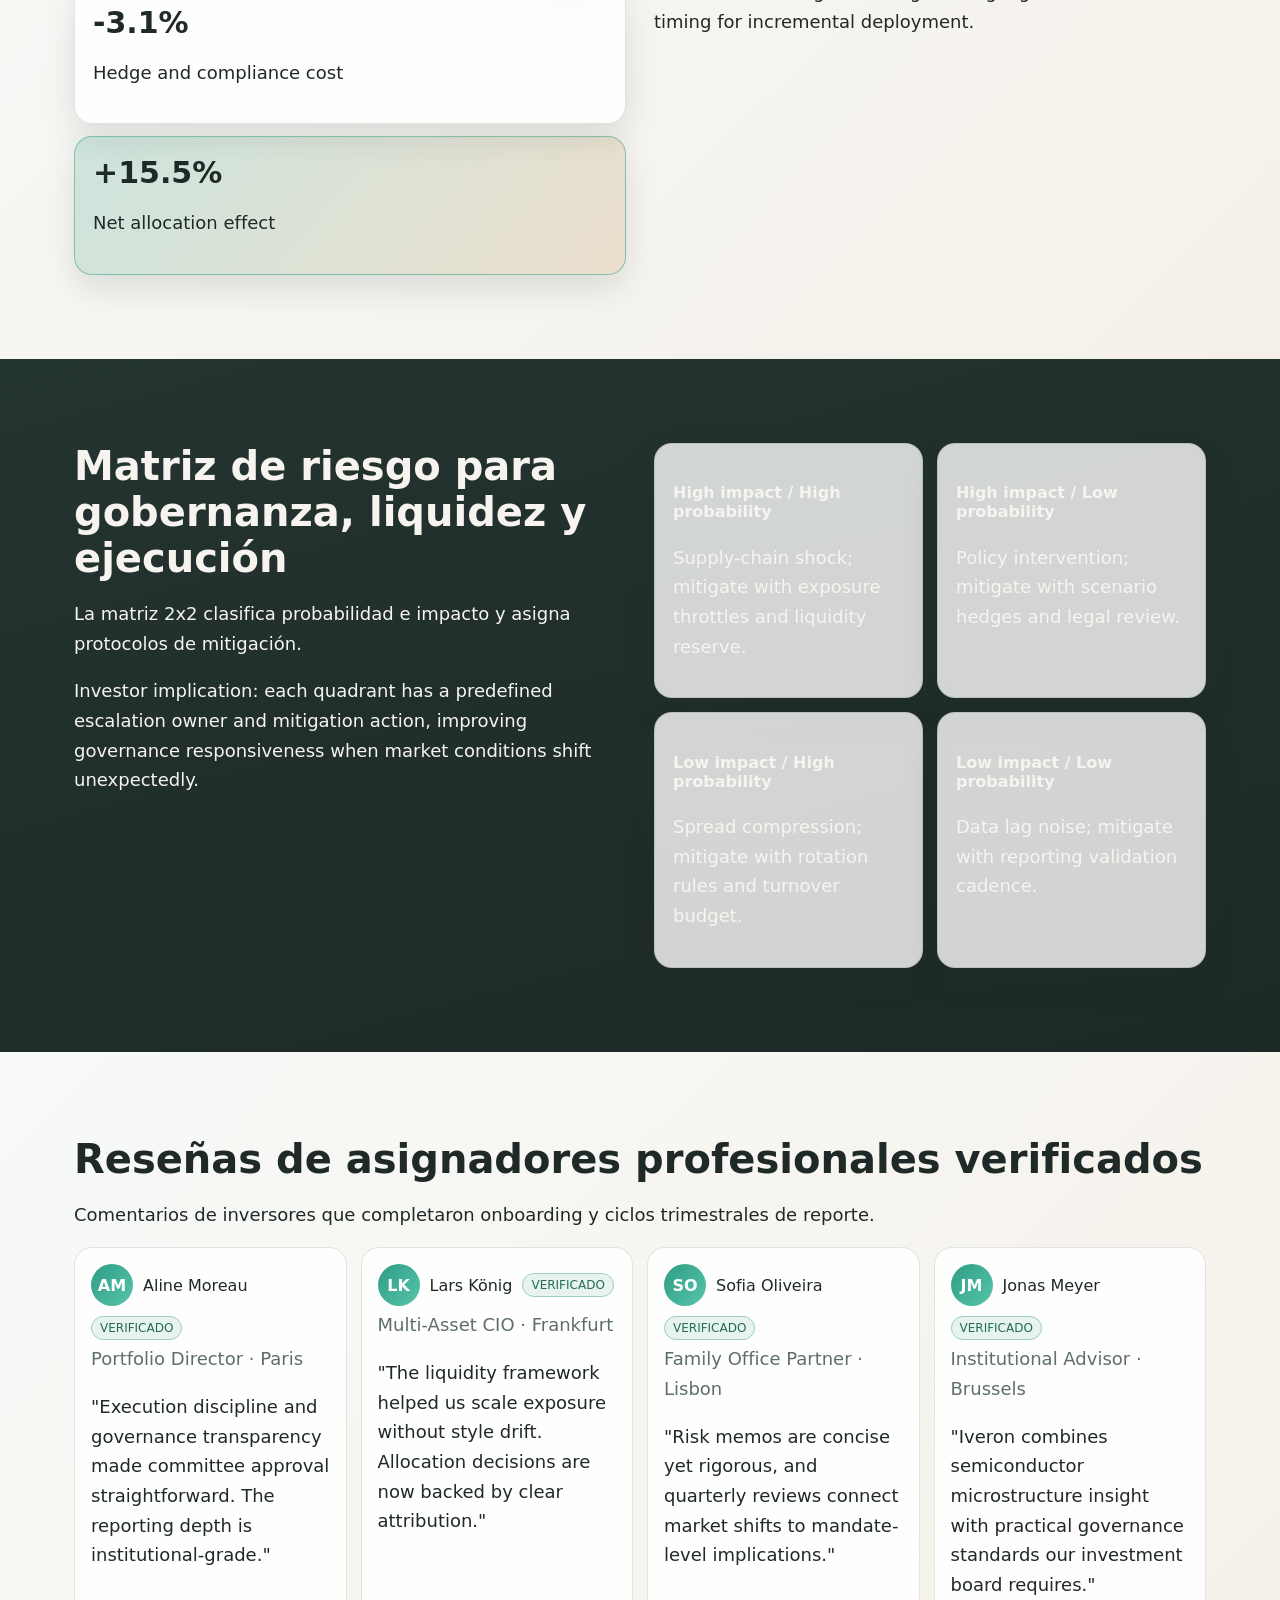
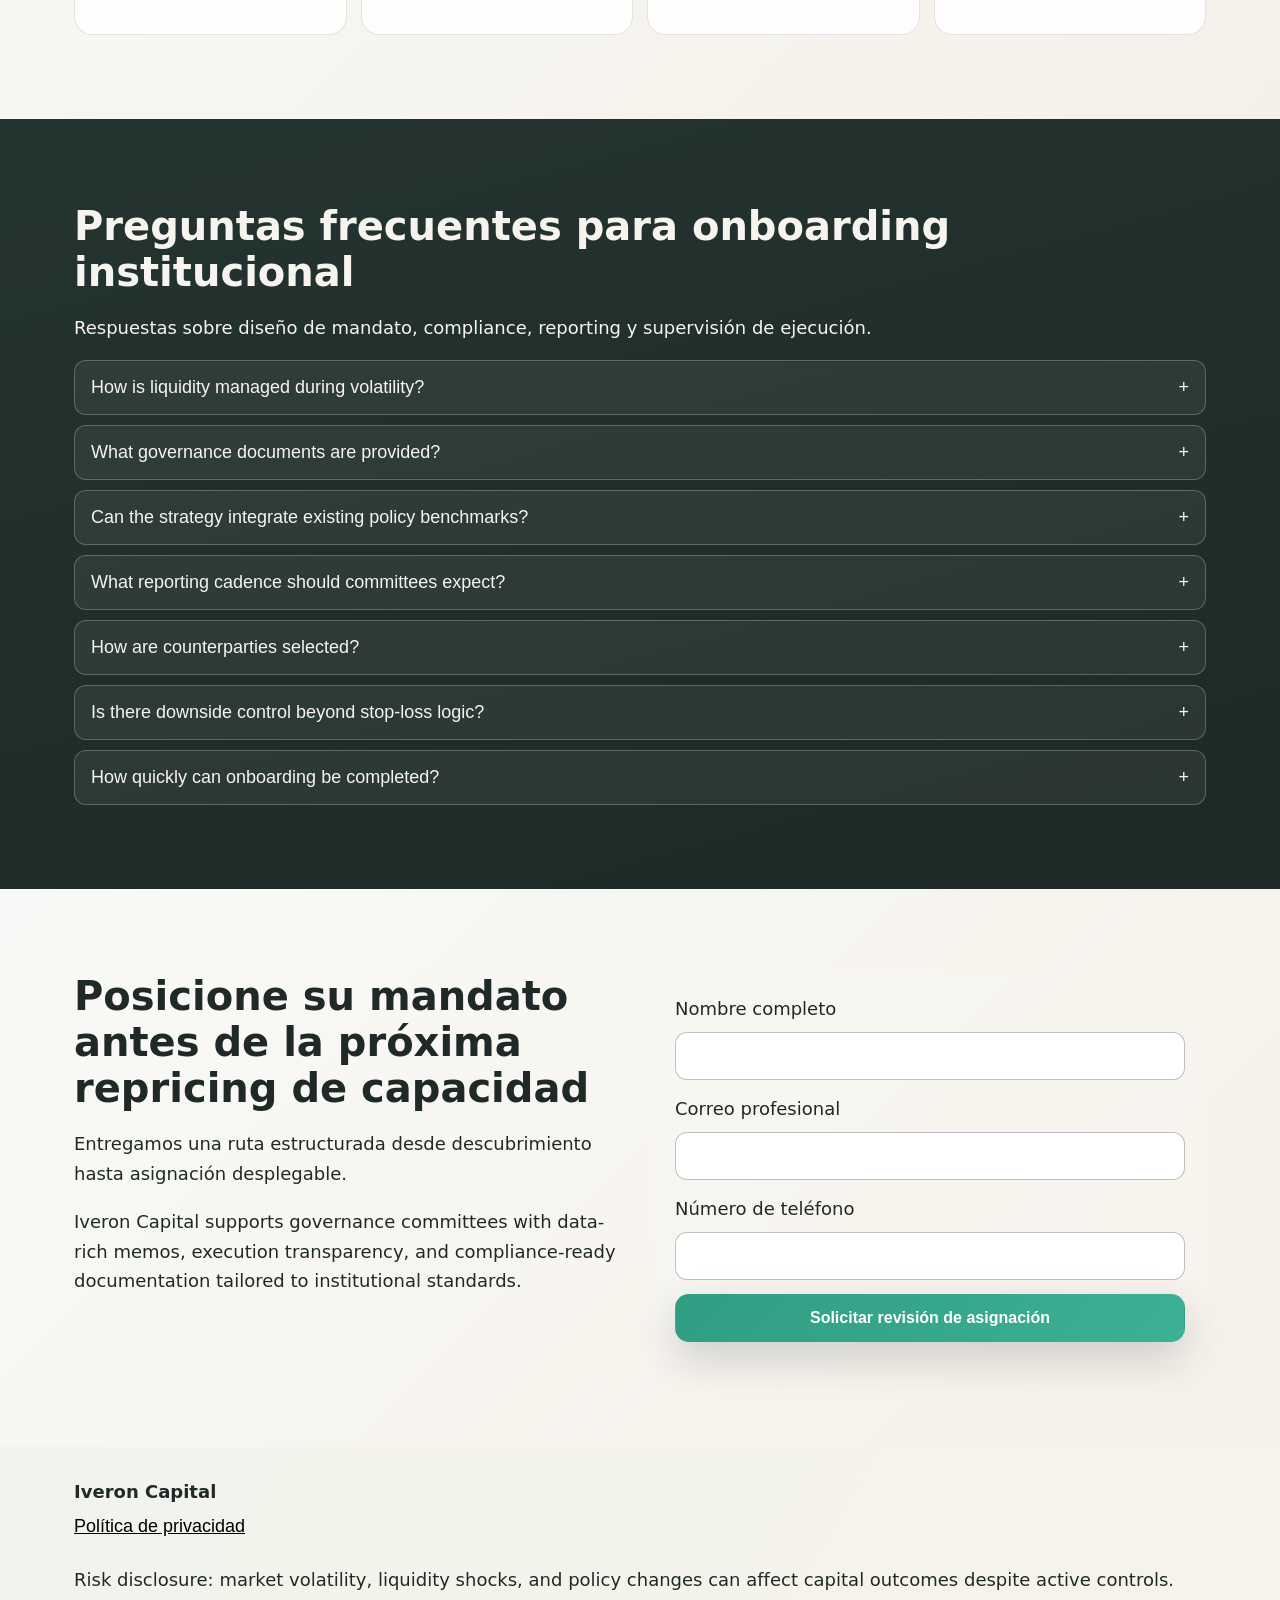
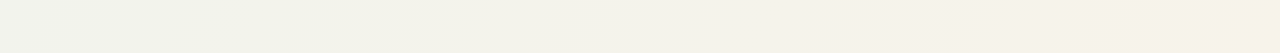
<file: es/index.html>
<!doctype html>
<html lang="es">
<head>
  <meta charset="UTF-8" />
  <meta name="viewport" content="width=device-width, initial-scale=1.0" />
  <title>Iveron Capital | Mercados de infraestructura IA y semiconductores para asignación institucional</title>
  <meta name="description" content="Iveron Capital ofrece inteligencia institucional sobre infraestructura IA y semiconductores con gobernanza, ejecución y control de riesgo." />
  <link rel="canonical" href="https://iveroncapital.com/es/index.html" />
  <meta property="og:title" content="Iveron Capital | Mercados de infraestructura IA y semiconductores para asignación institucional" />
  <meta property="og:description" content="Iveron Capital ofrece inteligencia institucional sobre infraestructura IA y semiconductores con gobernanza, ejecución y control de riesgo." />
  <meta property="og:type" content="website" />
  <meta property="og:url" content="https://iveroncapital.com/es/index.html" />
  <meta property="twitter:card" content="summary_large_image" />
  <meta property="twitter:title" content="Iveron Capital | Mercados de infraestructura IA y semiconductores para asignación institucional" />
  <meta property="twitter:description" content="Iveron Capital ofrece inteligencia institucional sobre infraestructura IA y semiconductores con gobernanza, ejecución y control de riesgo." />
  <link rel="alternate" hreflang="en" href="https://iveroncapital.com/index.html" />
  <link rel="alternate" hreflang="de" href="https://iveroncapital.com/de/index.html" />
  <link rel="alternate" hreflang="fr" href="https://iveroncapital.com/fr/index.html" />
  <link rel="alternate" hreflang="es" href="https://iveroncapital.com/es/index.html" />
  <link rel="alternate" hreflang="it" href="https://iveroncapital.com/it/index.html" />
  <link rel="alternate" hreflang="tr" href="https://iveroncapital.com/tr/index.html" />
  <link rel="alternate" hreflang="pt" href="https://iveroncapital.com/pt/index.html" />
  <link rel="alternate" hreflang="ja" href="https://iveroncapital.com/jp/index.html" />
  <link rel="alternate" hreflang="sk" href="https://iveroncapital.com/sk/index.html" />
  <link rel="alternate" hreflang="nl-BE" href="https://iveroncapital.com/be/index.html" />
  <link rel="alternate" hreflang="x-default" href="https://iveroncapital.com/index.html" />
  <link rel="stylesheet" href="../assets/style.css" />
  <script defer src="../assets/app.js"></script>
</head>
<body>
  <header class="site-header">
    <div class="container header-layout">
      <a class="brand" href="#top">Iveron Capital</a>
      <nav class="desktop-nav" aria-label="Primary"><a href="#tesis-de-mercado">Tesis de mercado</a><a href="#modelo-de-ejecución">Modelo de ejecución</a><a href="#marco-de-riesgo">Marco de riesgo</a><a href="#faq">FAQ</a></nav>
      <div class="header-actions">
        <div class="lang-wrap" data-dropdown>
          <button class="btn ghost lang-active" aria-haspopup="true" aria-expanded="false">Español</button>
          <div class="lang-menu" role="menu">
            <a href="../index.html"><span class="flag">🇬🇧</span>English</a>
            <a href="../de/index.html"><span class="flag">🇩🇪</span>Deutsch</a>
            <a href="../fr/index.html"><span class="flag">🇫🇷</span>Français</a>
            <a href="../es/index.html"><span class="flag">🇪🇸</span>Español</a>
            <a href="../it/index.html"><span class="flag">🇮🇹</span>Italiano</a>
            <a href="../tr/index.html"><span class="flag">🇹🇷</span>Türkçe</a>
            <a href="../pt/index.html"><span class="flag">🇵🇹</span>Português</a>
            <a href="../jp/index.html"><span class="flag">🇯🇵</span>日本語</a>
            <a href="../sk/index.html"><span class="flag">🇸🇰</span>Slovenčina</a>
            <a href="../be/index.html"><span class="flag">🇧🇪</span>Belgium</a>
          </div>
        </div>
        <a class="btn" href="#final-cta">Solicitar llamada estratégica</a>
        <button class="burger" aria-label="Open menu" aria-expanded="false">☰</button>
      </div>
    </div>
  </header>

  <aside class="drawer" aria-hidden="true">
    <div class="drawer-panel" role="dialog" aria-modal="true">
      <button class="drawer-close" aria-label="Close menu">×</button>
      <nav class="drawer-nav"><a href="#tesis-de-mercado">Tesis de mercado</a><a href="#modelo-de-ejecución">Modelo de ejecución</a><a href="#marco-de-riesgo">Marco de riesgo</a><a href="#faq">FAQ</a></nav>
      <div class="drawer-lang"><a href="../index.html">English</a>
<a href="../de/index.html">Deutsch</a>
<a href="../fr/index.html">Français</a>
<a href="../es/index.html">Español</a>
<a href="../it/index.html">Italiano</a>
<a href="../tr/index.html">Türkçe</a>
<a href="../pt/index.html">Português</a>
<a href="../jp/index.html">日本語</a>
<a href="../sk/index.html">Slovenčina</a>
<a href="../be/index.html">Belgium</a></div>
      <a class="btn" href="#final-cta">Solicitar llamada estratégica</a>
    </div>
  </aside>

  <main id="top">
    <section class="hero section-dark">
      <div class="container hero-grid">
        <div>
          <p class="eyebrow">Institutional Strategy</p>
          <h1>Mercados de infraestructura IA y semiconductores para asignación institucional</h1>
          <p>Iveron Capital convierte inteligencia profunda de cadena de suministro en un mandato disciplinado. Integramos estructura de mercado, controles de gobernanza y reporting para acceder a Mercados de infraestructura IA y semiconductores con objetivos medibles de retorno ajustado al riesgo.</p>
          <article class="target-card glass">
            <h3>Corredor objetivo</h3>
            <p>Escenario de referencia: trayectoria mensual de 8%–15%, equivalente a bandas anualizadas de 80%–200% bajo control activo de riesgo.</p>
          </article>
        </div>
        <div class="hero-right">
          <form class="lead-form" aria-label="Lead form">
            <label>Nombre completo<input type="text" required /></label>
            <label>Correo profesional<input type="email" required /></label>
            <label>Número de teléfono<input type="tel" required /></label>
            <button type="submit" class="btn">Solicitar revisión de asignación</button>
          </form>
          <section class="calculator" aria-label="Projection calculator">
            <div class="calc-row">
              <span>USD amount</span>
              <div class="amount-segments" role="radiogroup">
                <button class="segment" data-amount="10000">$10,000</button>
                <button class="segment active" data-amount="50000">$50,000</button>
                <button class="segment" data-amount="150000">$150,000</button>
              </div>
            </div>
            <div class="calc-row slider-row">
              <span>3–24 months</span>
              <input type="range" min="3" max="24" value="12" class="months" />
              <span class="pill months-value">12 months</span>
            </div>
            <div class="result-grid">
              <article><small>Low scenario</small><strong class="value">$57,569</strong><em>Illustrative projection</em></article>
              <article><small>Base scenario</small><strong class="value">$75,681</strong><em>Illustrative projection</em></article>
              <article><small>High scenario</small><strong class="value">$101,137</strong><em>Illustrative projection</em></article>
            </div>
          </section>
        </div>
      </div>
    </section>

    <section class="kpi-strip" id="market-thesis"><div class="container"><h2>Mercados de infraestructura IA y semiconductores: señales de desempeño para mandato</h2><p>Nuestra jerarquía KPI conecta tamaño de oportunidad, liquidez y gobernanza con referencia de mercado.</p><div class="kpi-grid"><article><small>Primary metric</small><h3>31.4%</h3><p>Alpha spread vs baseline 18.2%. What it means: execution captured structural supply dislocation. Investor gain: higher capital efficiency per risk unit.</p></article><article><small>Liquidity score</small><h3>8.7/10</h3><p>Benchmark at 6.9/10. What it means: smoother entry/exit windows. Investor gain: lower friction for rebalancing and governance-driven adjustments.</p></article><article><small>Reporting integrity</small><h3>99.2%</h3><p>Target threshold 97%. What it means: policy-level traceability remains intact. Investor gain: stronger compliance confidence for committee audits.</p></article></div></div></section>

    <section class="section-light" id="execution-model"><div class="container split"><div><h2>Por qué este mercado importa ahora para comités de asignación</h2><p>La demanda de cómputo IA pasó de gasto cíclico a construcción estratégica de capacidad, creando desajustes de valoración.</p><p>What it means for investors: this cycle is driven by real capacity constraints rather than narrative-only momentum. Investor gain comes from active mandate design that combines allocation discipline, liquidity planning, and governance checkpoints instead of broad beta concentration.</p></div><div class="comparison"><article><h4>Investor gain</h4><ul><li>Priority access to structural growth pockets</li><li>Risk-adjusted return focus</li><li>Compliance-aligned reporting trail</li></ul></article><article><h4>Baseline approach</h4><ul><li>Index crowding and valuation drift</li><li>Limited microstructure visibility</li><li>Delayed governance feedback loops</li></ul></article></div></div></section>

    <section class="section-dark"><div class="container split reverse"><div class="architecture"><div class="node">Research map</div><div class="node">Allocation committee</div><div class="node">Execution desk</div><div class="node">Governance report</div></div><div><h2>Modelo de ejecución: de tesis a gestión gobernada</h2><p>Integramos research, construcción de operaciones y documentación de compliance en un flujo único.</p><p>What it means: each node produces a measurable output with auditability and ownership. Investor gain: faster decision cycles with less mandate drift, because execution choices are connected to compliance evidence and liquidity constraints.</p></div></div></section>

    <section class="section-light"><div class="container"><h2>Proceso institucional con entregables cuantificados</h2><p>Cada mandato sigue una secuencia transparente con estándares y ritmos de reporte definidos.</p><div class="timeline"><article><span>Week 1</span><h4>Mandate calibration</h4><p>Deliverable: policy fit memo and benchmark map.</p></article><article><span>Week 2</span><h4>Risk rehearsal</h4><p>Deliverable: drawdown triggers and liquidity playbook.</p></article><article><span>Week 3</span><h4>Execution launch</h4><p>Deliverable: staged deployment and venue quality report.</p></article><article><span>Week 4+</span><h4>Committee reporting</h4><p>Deliverable: attribution pack and governance attestation.</p></article></div><p>Investor implication: deployment speed is balanced with oversight quality, enabling committees to scale capital with confidence.</p></div></section>

    <section class="section-dark" id="risk-framework"><div class="container split"><div><h2>Panel de métricas ajustadas por riesgo con benchmark</h2><p>Evaluamos calidad de retorno con eficiencia de drawdown, transferencia de liquidez y estabilidad del mandato.</p><p>Interpretation: radial indicators show risk-managed consistency rather than isolated performance spikes. Investor gain: clearer capital allocation decisions across strategic and tactical sleeves.</p></div><div class="radials"><article><div class="ring" style="--val:78">78%</div><h4>Drawdown efficiency</h4><p>Baseline 61%. Investor gain: improved downside recovery pace.</p></article><article><div class="ring" style="--val:84">84%</div><h4>Liquidity transfer</h4><p>Baseline 67%. Investor gain: higher execution flexibility.</p></article><article><div class="ring" style="--val:73">73%</div><h4>Mandate stability</h4><p>Baseline 58%. Investor gain: lower policy deviation risk.</p></article></div></div></section>

    <section class="section-light"><div class="container split reverse"><div class="waterfall"><div><span>+11.2%</span><p>Capacity scarcity premium</p></div><div><span>+7.4%</span><p>Packaging bottleneck repricing</p></div><div><span>-3.1%</span><p>Hedge and compliance cost</p></div><div class="total"><span>+15.5%</span><p>Net allocation effect</p></div></div><div><h2>Cascada de insights: qué impulsa el retorno incremental</h2><p>La atribución separa alfa estructural de sentimiento transitorio para mejorar sizing y rebalanceo.</p><p>Baseline net effect for passive exposure was +6.2%. What it means: active decomposition uncovers where return is durable. Investor gain: stronger sizing logic and better timing for incremental deployment.</p></div></div></section>

    <section class="section-dark"><div class="container split"><div><h2>Matriz de riesgo para gobernanza, liquidez y ejecución</h2><p>La matriz 2x2 clasifica probabilidad e impacto y asigna protocolos de mitigación.</p><p>Investor implication: each quadrant has a predefined escalation owner and mitigation action, improving governance responsiveness when market conditions shift unexpectedly.</p></div><div class="risk-matrix"><div><h4>High impact / High probability</h4><p>Supply-chain shock; mitigate with exposure throttles and liquidity reserve.</p></div><div><h4>High impact / Low probability</h4><p>Policy intervention; mitigate with scenario hedges and legal review.</p></div><div><h4>Low impact / High probability</h4><p>Spread compression; mitigate with rotation rules and turnover budget.</p></div><div><h4>Low impact / Low probability</h4><p>Data lag noise; mitigate with reporting validation cadence.</p></div></div></div></section>

    <section class="section-light"><div class="container"><h2>Reseñas de asignadores profesionales verificados</h2><p>Comentarios de inversores que completaron onboarding y ciclos trimestrales de reporte.</p><div class="reviews-grid"><article class="review-card"><div class="review-top"><div class="avatar">AM</div><div class="person">Aline Moreau</div><span class="verified">VERIFICADO</span></div><p class="role">Portfolio Director · Paris</p><p>"Execution discipline and governance transparency made committee approval straightforward. The reporting depth is institutional-grade."</p></article><article class="review-card"><div class="review-top"><div class="avatar">LK</div><div class="person">Lars König</div><span class="verified">VERIFICADO</span></div><p class="role">Multi-Asset CIO · Frankfurt</p><p>"The liquidity framework helped us scale exposure without style drift. Allocation decisions are now backed by clear attribution."</p></article><article class="review-card"><div class="review-top"><div class="avatar">SO</div><div class="person">Sofia Oliveira</div><span class="verified">VERIFICADO</span></div><p class="role">Family Office Partner · Lisbon</p><p>"Risk memos are concise yet rigorous, and quarterly reviews connect market shifts to mandate-level implications."</p></article><article class="review-card"><div class="review-top"><div class="avatar">JM</div><div class="person">Jonas Meyer</div><span class="verified">VERIFICADO</span></div><p class="role">Institutional Advisor · Brussels</p><p>"Iveron combines semiconductor microstructure insight with practical governance standards our investment board requires."</p></article></div></div></section>

    <section class="section-dark" id="faq"><div class="container"><h2>Preguntas frecuentes para onboarding institucional</h2><p>Respuestas sobre diseño de mandato, compliance, reporting y supervisión de ejecución.</p><div class="faq"><div class="faq-item"><button class="faq-question" aria-expanded="false">How is liquidity managed during volatility?<span>+</span></button><div class="faq-answer"><p>Execution windows are pre-defined with venue depth thresholds and maximum slippage tolerances. If market depth degrades, exposure is staged and committee notifications are issued with an updated liquidity map.</p></div></div><div class="faq-item"><button class="faq-question" aria-expanded="false">What governance documents are provided?<span>+</span></button><div class="faq-answer"><p>Investors receive mandate charters, risk limits, decision logs, and monthly compliance attestations. Quarterly reviews include attribution, exposure drift analysis, and policy adherence checks.</p></div></div><div class="faq-item"><button class="faq-question" aria-expanded="false">Can the strategy integrate existing policy benchmarks?<span>+</span></button><div class="faq-answer"><p>Yes. We map your existing benchmarks and IPS constraints directly into sizing logic, turnover limits, and reporting templates to preserve mandate fit.</p></div></div><div class="faq-item"><button class="faq-question" aria-expanded="false">What reporting cadence should committees expect?<span>+</span></button><div class="faq-answer"><p>A monthly institutional report and a quarterly strategy review are standard. High-volatility periods trigger interim governance notes with risk actions and execution rationale.</p></div></div><div class="faq-item"><button class="faq-question" aria-expanded="false">How are counterparties selected?<span>+</span></button><div class="faq-answer"><p>Counterparties are selected through a governance filter covering balance-sheet quality, operational resilience, and execution quality statistics.</p></div></div><div class="faq-item"><button class="faq-question" aria-expanded="false">Is there downside control beyond stop-loss logic?<span>+</span></button><div class="faq-answer"><p>Yes. Drawdown controls include exposure throttles, liquidity buffers, and factor concentration caps. Position sizing is reduced when correlated stress signals rise.</p></div></div><div class="faq-item"><button class="faq-question" aria-expanded="false">How quickly can onboarding be completed?<span>+</span></button><div class="faq-answer"><p>Most professional investors complete legal and operational onboarding in two to four weeks, depending on internal approval cycles and jurisdictional requirements.</p></div></div></div></div></section>

    <section class="final-cta section-light" id="final-cta"><div class="container split"><div><h2>Posicione su mandato antes de la próxima repricing de capacidad</h2><p>Entregamos una ruta estructurada desde descubrimiento hasta asignación desplegable.</p><p>Iveron Capital supports governance committees with data-rich memos, execution transparency, and compliance-ready documentation tailored to institutional standards.</p></div><form class="lead-form" aria-label="Final lead form"><label>Nombre completo<input type="text" required /></label><label>Correo profesional<input type="email" required /></label><label>Número de teléfono<input type="tel" required /></label><button type="submit" class="btn">Solicitar revisión de asignación</button></form></div></section>
  </main>

  <footer class="site-footer"><div class="container footer-layout"><strong>Iveron Capital</strong><button class="privacy-link" data-modal-open>Política de privacidad</button><p>Risk disclosure: market volatility, liquidity shocks, and policy changes can affect capital outcomes despite active controls.</p></div></footer>

  <div class="modal" aria-hidden="true" data-modal>
    <div class="modal-panel" role="dialog" aria-modal="true" aria-labelledby="privacy-title">
      <button class="modal-x" data-modal-close aria-label="Close">×</button>
      <h3 id="privacy-title">Política de privacidad</h3>
      <div class="modal-body"><p>Introduction: Iveron Capital processes professional investor data to deliver regulated communication, strategy material, and onboarding workflows.</p><p>Data collection: we collect identity, contact, mandate preference, interaction logs, and compliance records required for institutional services.</p><p>Legal basis: processing relies on contractual necessity, legitimate interest, and legal obligations tied to financial regulation and audit standards.</p><p>Cookies: essential cookies support security and session continuity; analytics cookies measure content relevance and can be controlled by browser settings.</p><p>Retention: records are retained according to regulatory periods and deleted or anonymized when no longer required.</p><p>Third-party sharing: data may be shared with vetted legal, technology, and reporting partners under confidentiality and security agreements.</p><p>Security: encryption, access control, monitoring, and periodic governance reviews protect investor information against unauthorized access.</p><p>User rights: investors can request access, correction, portability, restriction, or deletion where legally applicable.</p><p>International transfers: cross-border transfers use contractual safeguards and jurisdictional risk controls.</p><p>Industry risk disclosure: investment outcomes depend on market liquidity, execution quality, and macro policy shifts; no return is guaranteed.</p><p>Contact: privacy@iveroncapital.com for rights requests and compliance inquiries.</p></div>
      <div class="modal-footer"><button class="btn ghost" data-modal-close>Cerrar</button></div>
    </div>
  </div>

  <script type="application/ld+json">{"@context":"https://schema.org","@graph":[{"@type":"Organization","name":"Iveron Capital","url":"https://iveroncapital.com"},{"@type":"WebSite","name":"Iveron Capital","url":"https://iveroncapital.com/es/index.html"},{"@type":"FAQPage","mainEntity":[{"@type":"Question","name":"How is liquidity managed during volatility?","acceptedAnswer":{"@type":"Answer","text":"Execution windows are pre-defined with venue depth thresholds and maximum slippage tolerances. If market depth degrades, exposure is staged and committee notifications are issued with an updated liquidity map."}}]},{"@type":"Review","author":{"@type":"Person","name":"Aline Moreau"},"reviewBody":"Institutional reporting and execution discipline exceeded our committee standards.","itemReviewed":{"@type":"Organization","name":"Iveron Capital"}}]}</script>
</body>
</html>
</file>
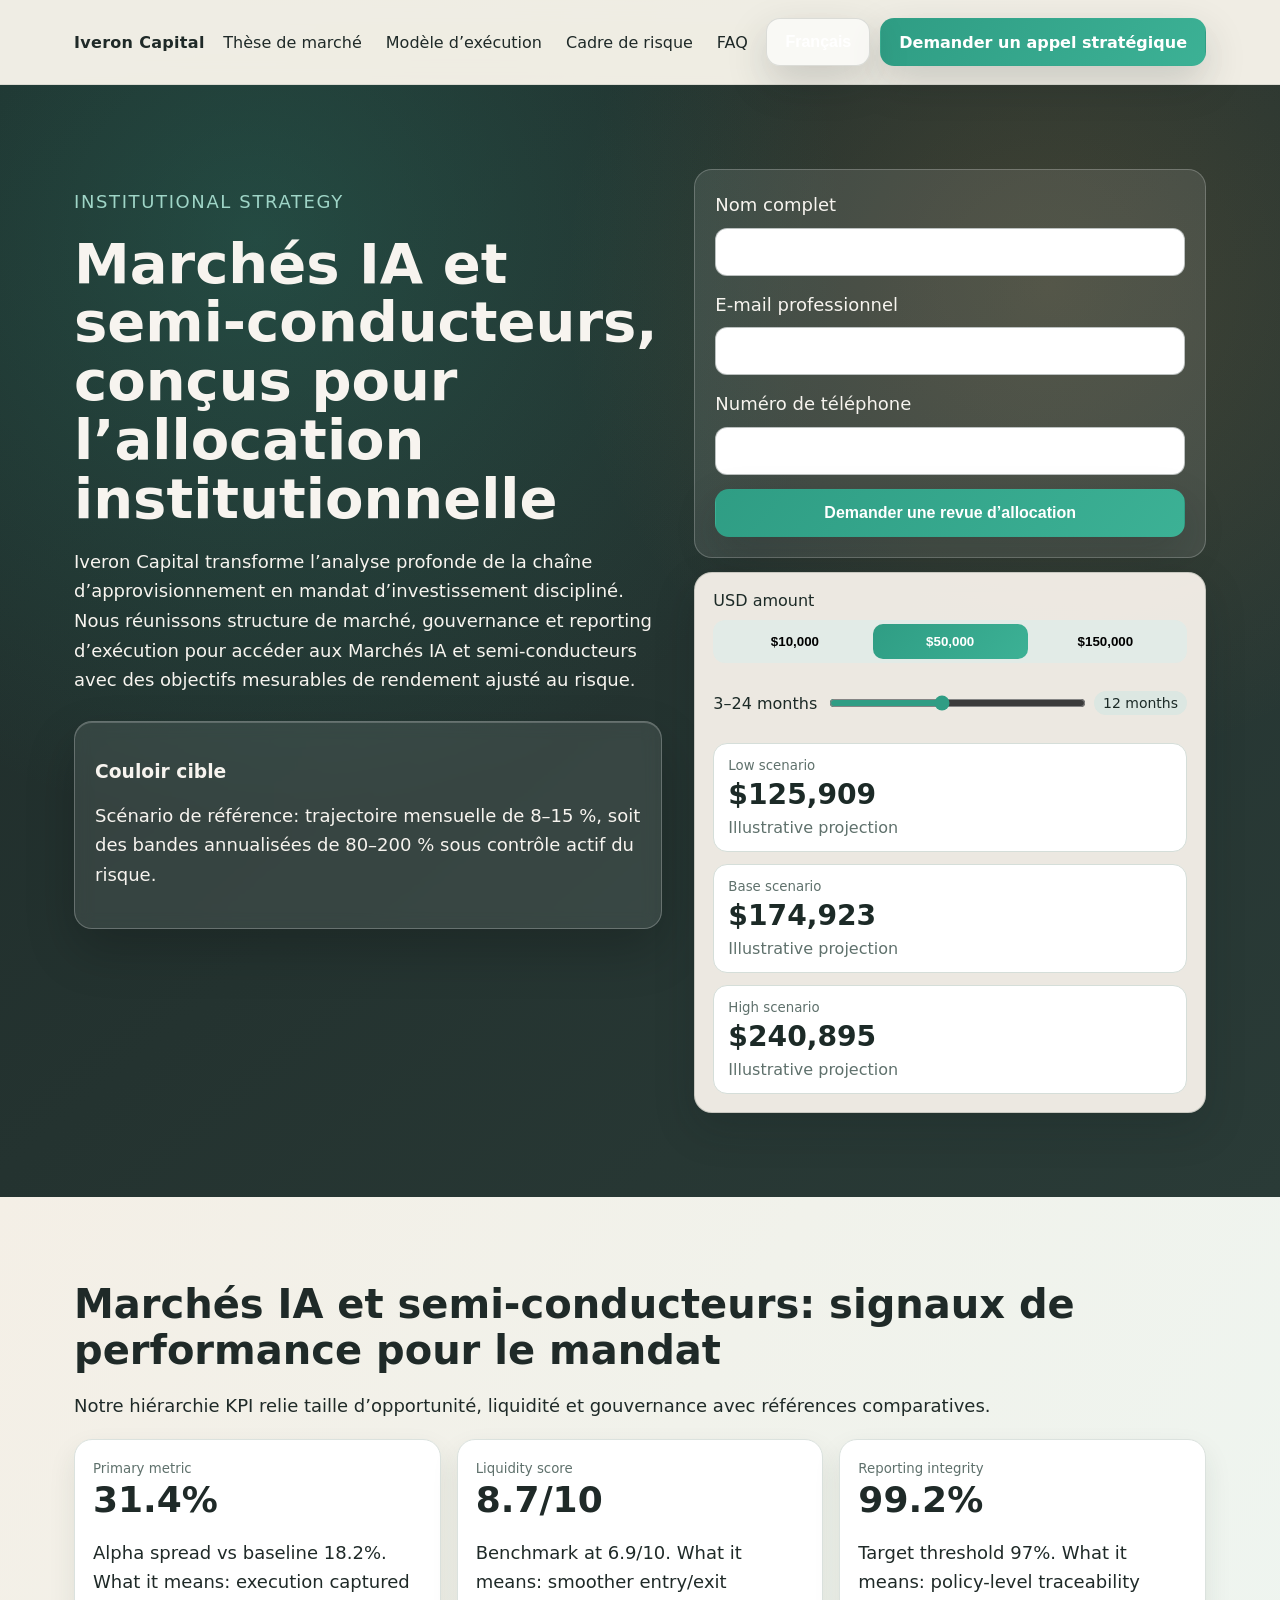
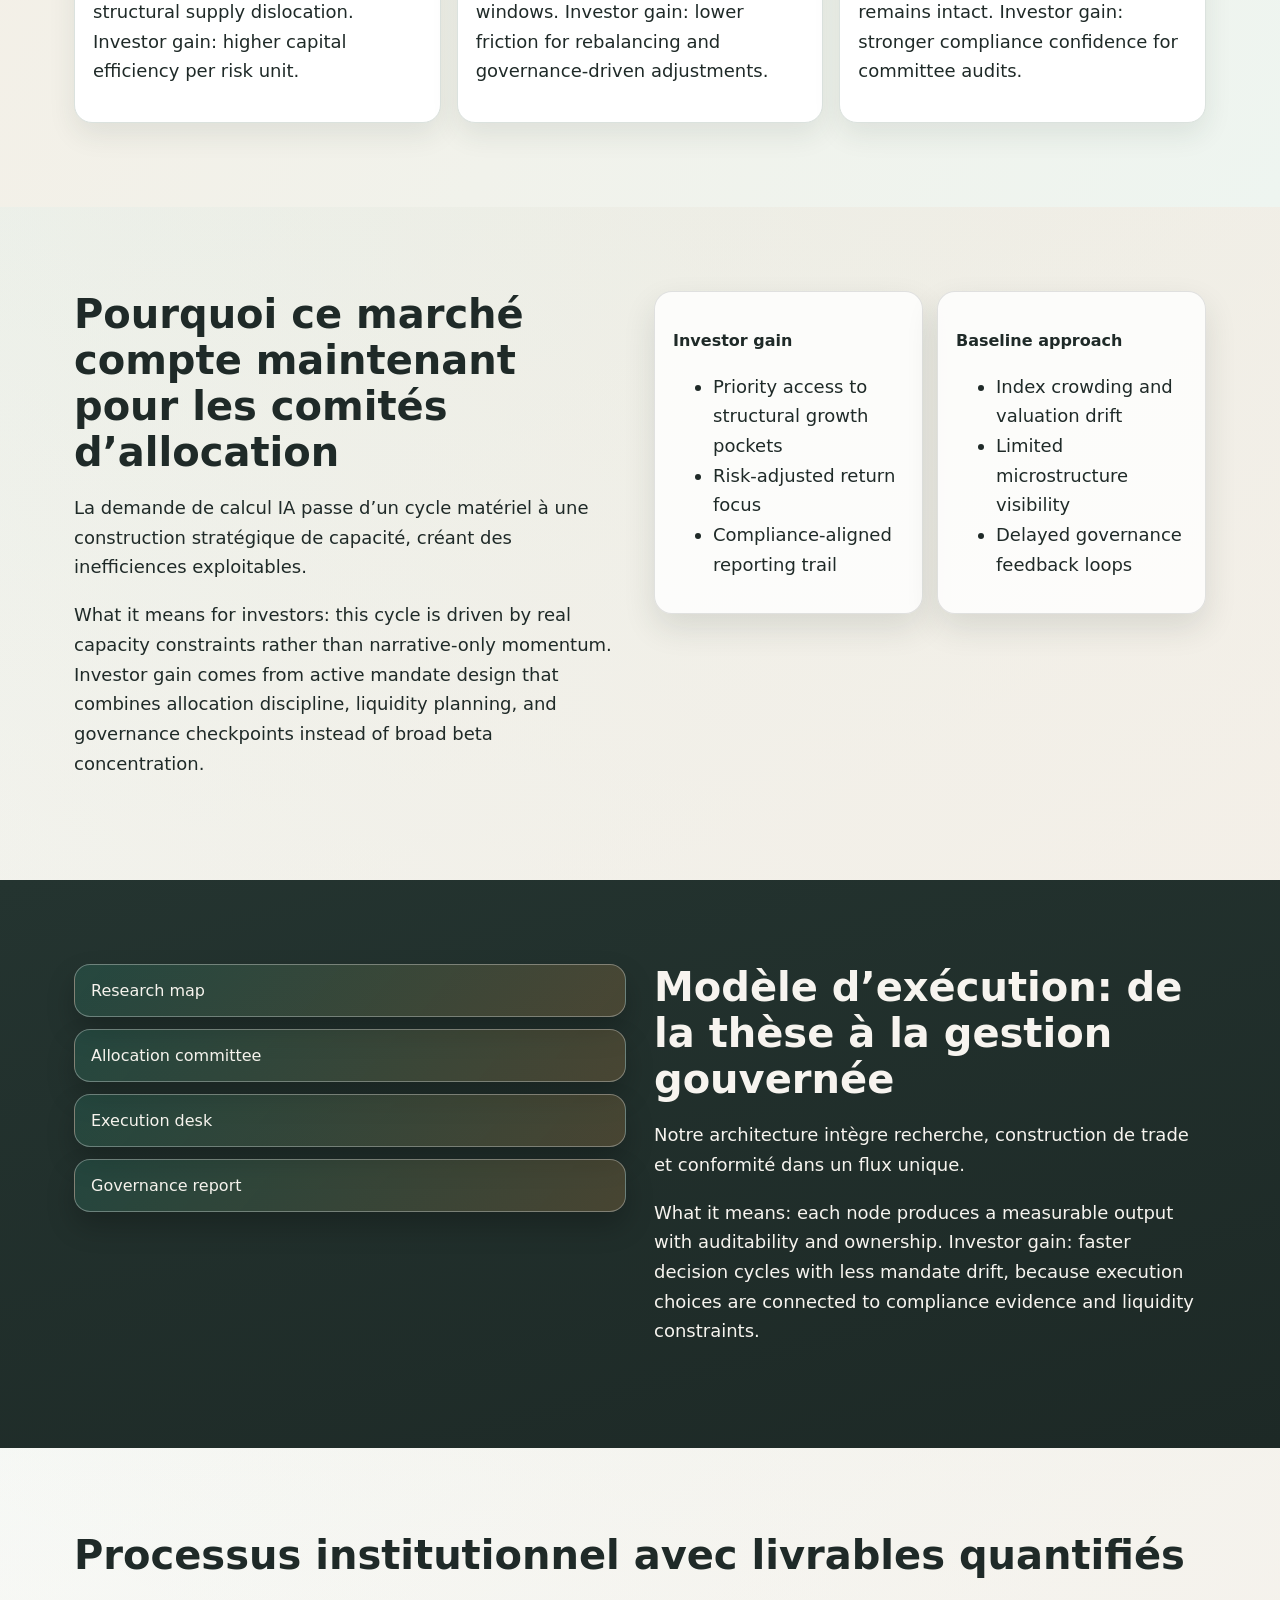
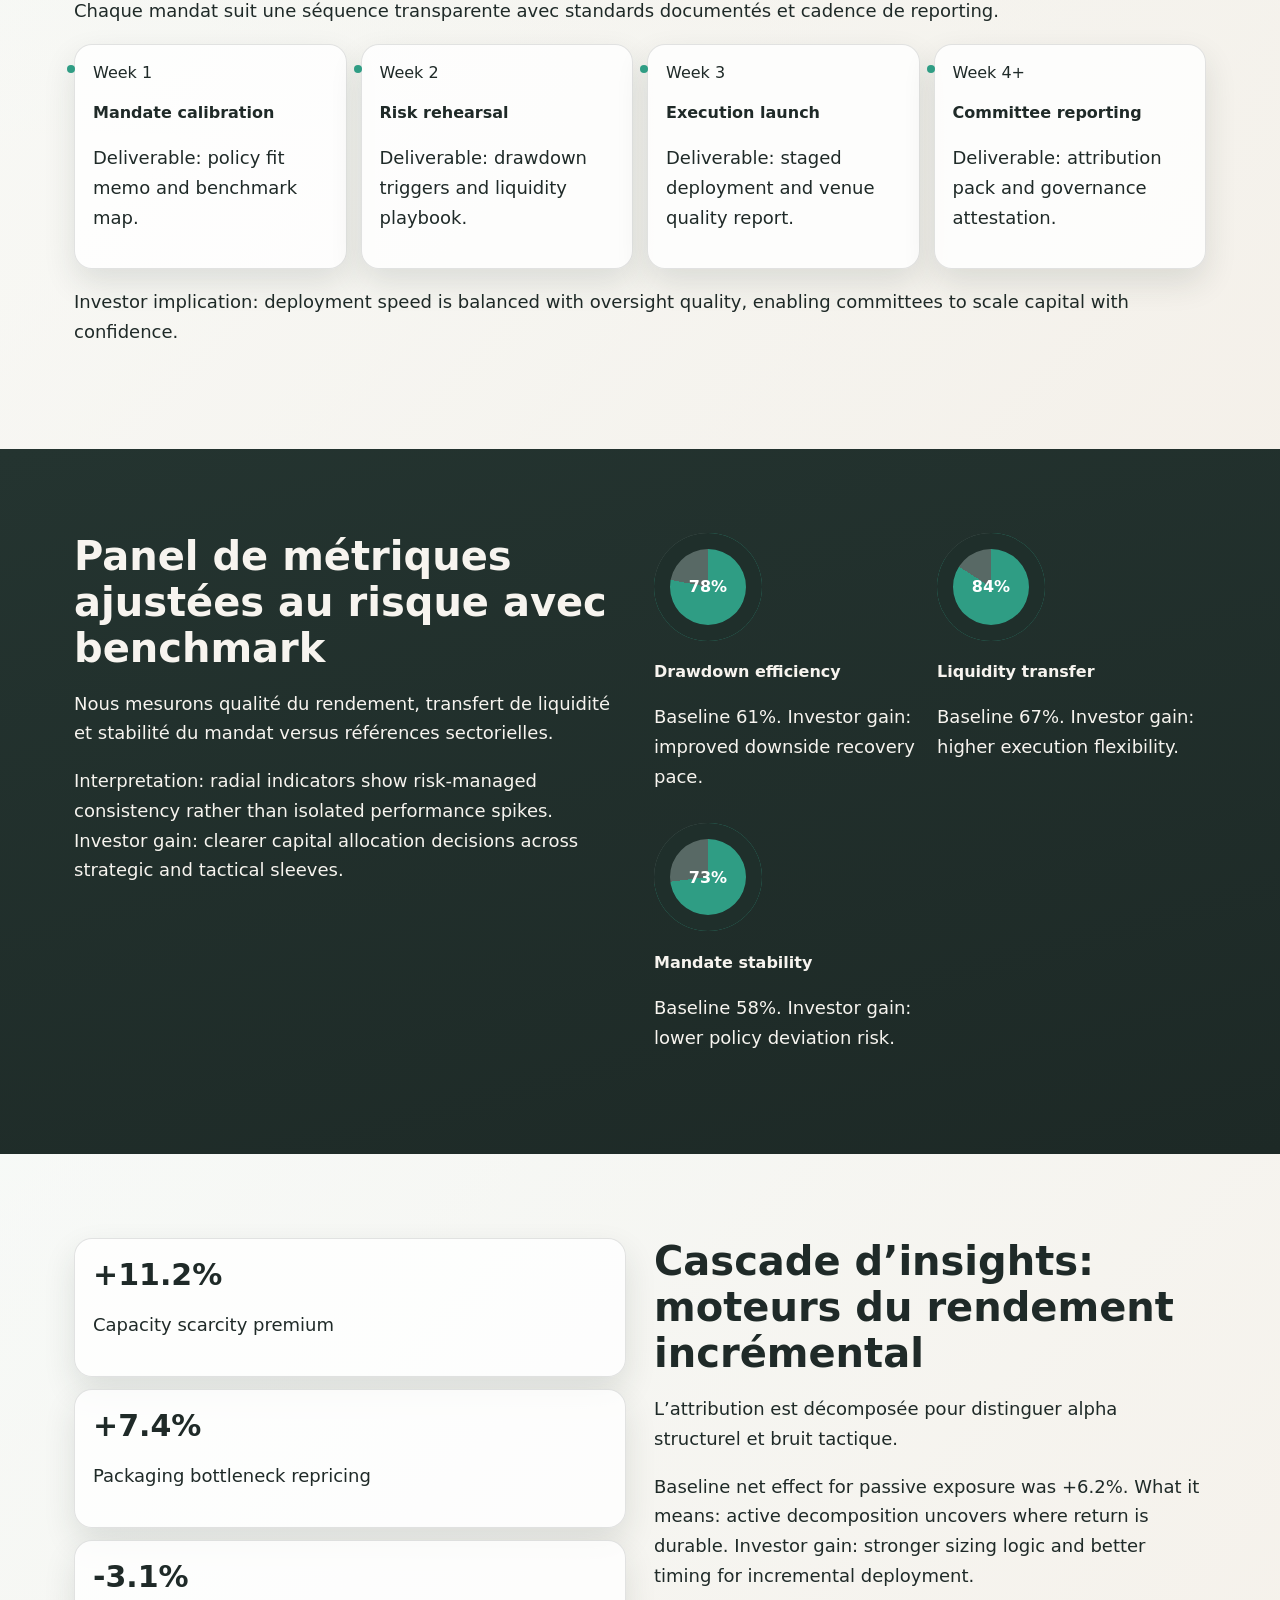
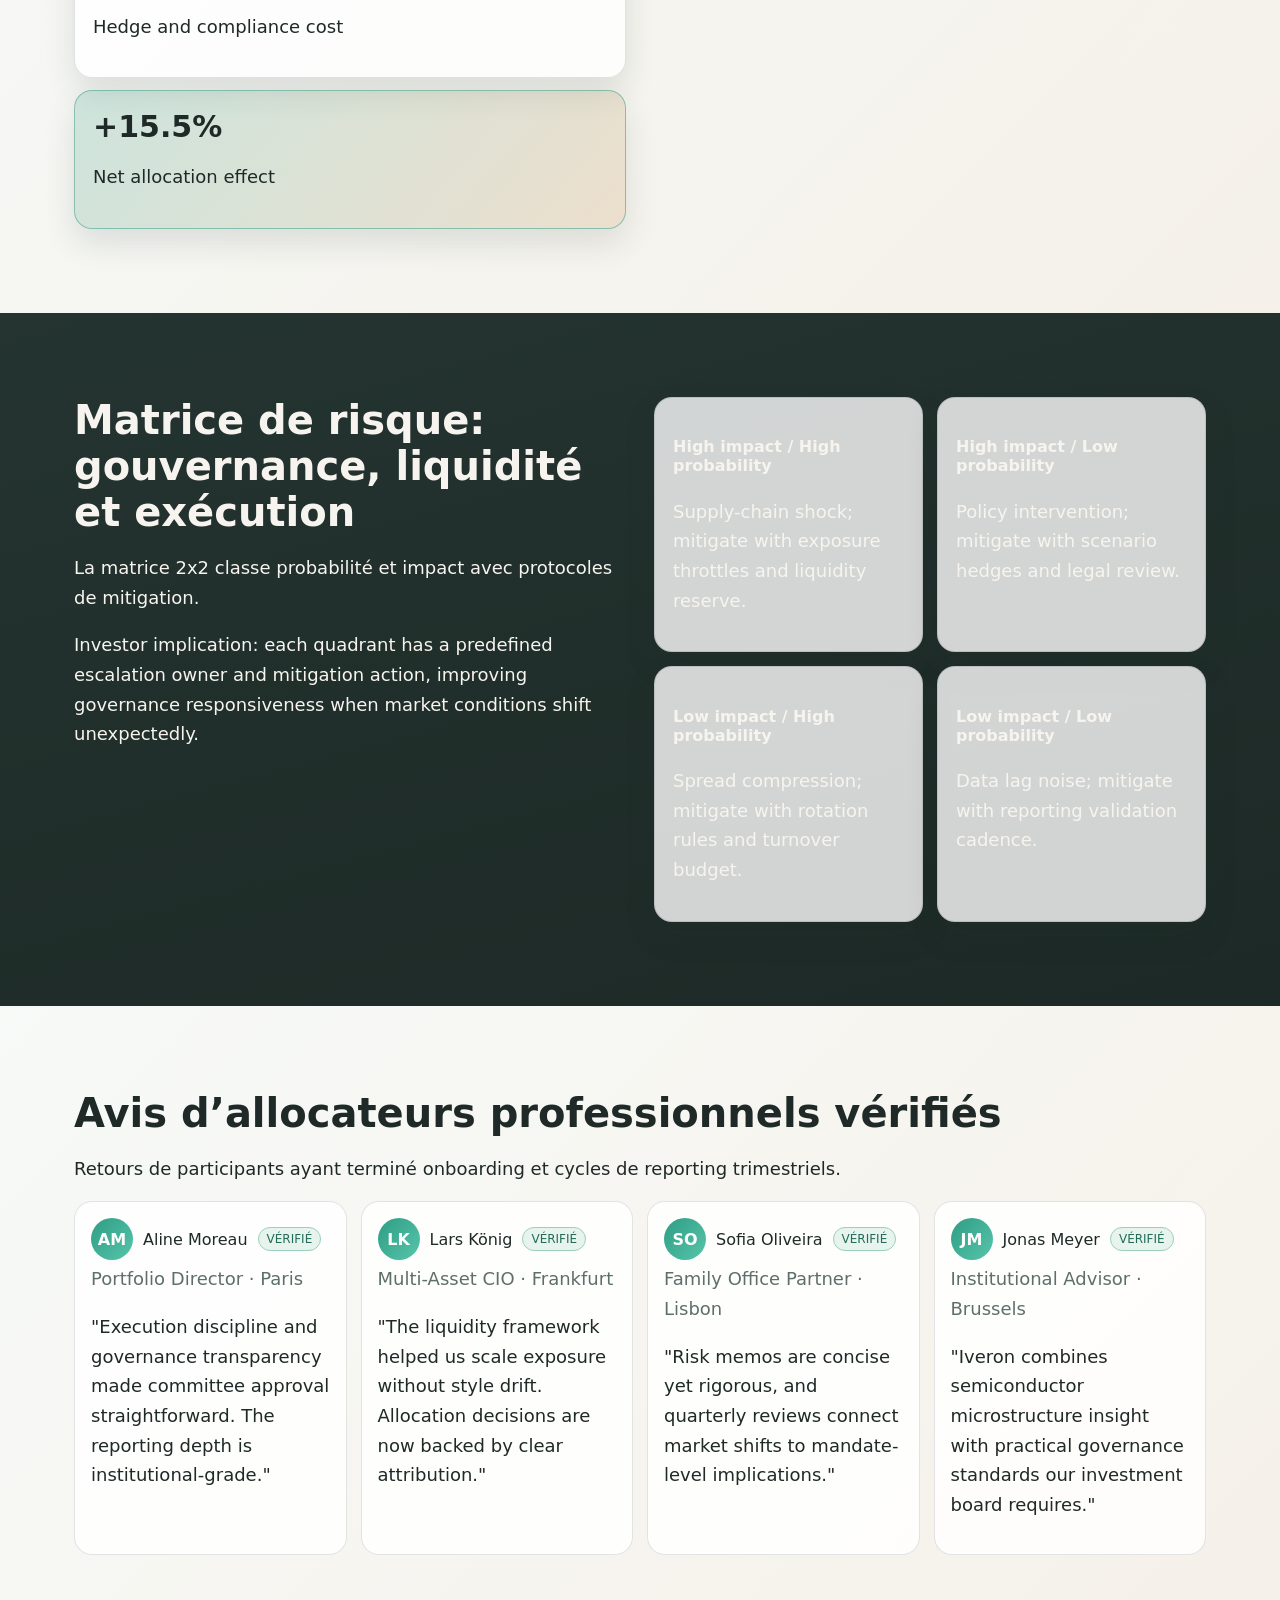
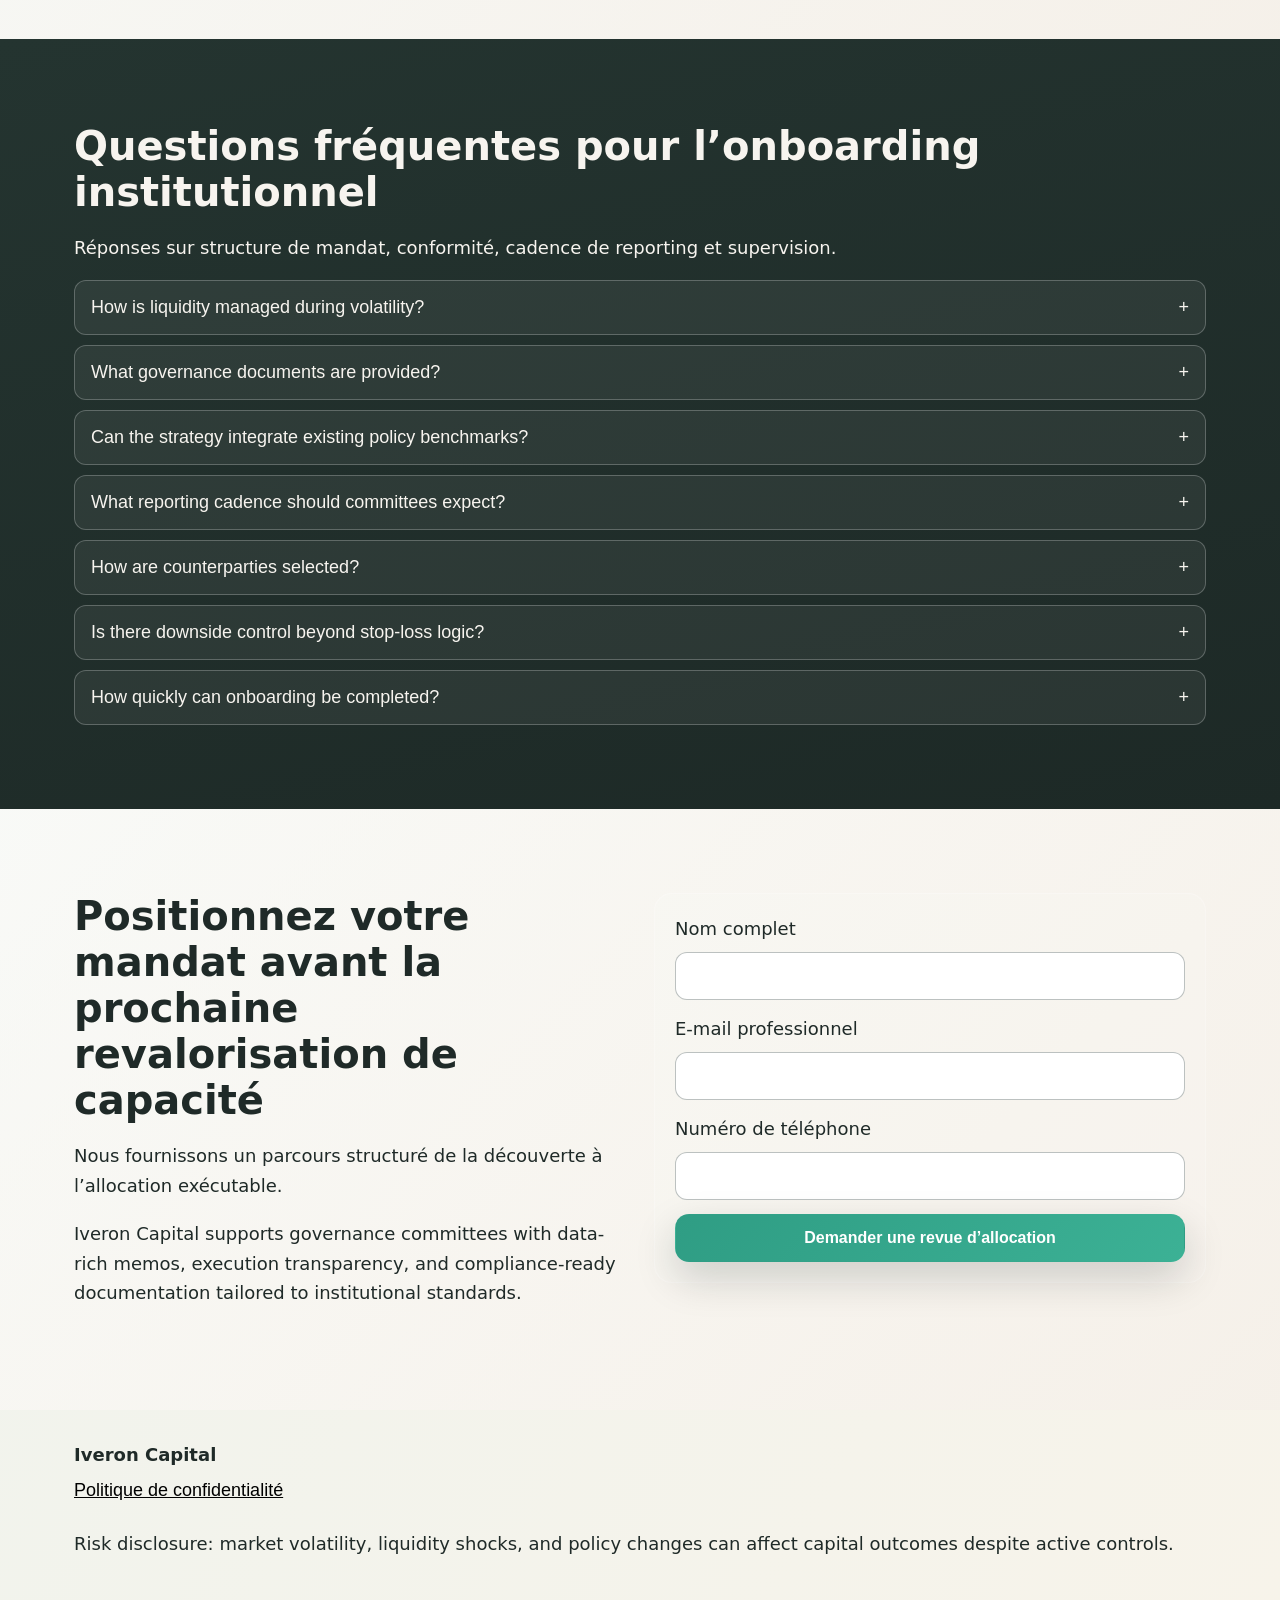
<file: fr/index.html>
<!doctype html>
<html lang="fr">
<head>
  <meta charset="UTF-8" />
  <meta name="viewport" content="width=device-width, initial-scale=1.0" />
  <title>Iveron Capital | Marchés IA et semi-conducteurs pour allocation institutionnelle</title>
  <meta name="description" content="Iveron Capital fournit une intelligence institutionnelle sur les marchés d’infrastructure IA et de semi-conducteurs avec gouvernance et exécution disciplinée." />
  <link rel="canonical" href="https://iveroncapital.com/fr/index.html" />
  <meta property="og:title" content="Iveron Capital | Marchés IA et semi-conducteurs pour allocation institutionnelle" />
  <meta property="og:description" content="Iveron Capital fournit une intelligence institutionnelle sur les marchés d’infrastructure IA et de semi-conducteurs avec gouvernance et exécution disciplinée." />
  <meta property="og:type" content="website" />
  <meta property="og:url" content="https://iveroncapital.com/fr/index.html" />
  <meta property="twitter:card" content="summary_large_image" />
  <meta property="twitter:title" content="Iveron Capital | Marchés IA et semi-conducteurs pour allocation institutionnelle" />
  <meta property="twitter:description" content="Iveron Capital fournit une intelligence institutionnelle sur les marchés d’infrastructure IA et de semi-conducteurs avec gouvernance et exécution disciplinée." />
  <link rel="alternate" hreflang="en" href="https://iveroncapital.com/index.html" />
  <link rel="alternate" hreflang="de" href="https://iveroncapital.com/de/index.html" />
  <link rel="alternate" hreflang="fr" href="https://iveroncapital.com/fr/index.html" />
  <link rel="alternate" hreflang="es" href="https://iveroncapital.com/es/index.html" />
  <link rel="alternate" hreflang="it" href="https://iveroncapital.com/it/index.html" />
  <link rel="alternate" hreflang="tr" href="https://iveroncapital.com/tr/index.html" />
  <link rel="alternate" hreflang="pt" href="https://iveroncapital.com/pt/index.html" />
  <link rel="alternate" hreflang="ja" href="https://iveroncapital.com/jp/index.html" />
  <link rel="alternate" hreflang="sk" href="https://iveroncapital.com/sk/index.html" />
  <link rel="alternate" hreflang="nl-BE" href="https://iveroncapital.com/be/index.html" />
  <link rel="alternate" hreflang="x-default" href="https://iveroncapital.com/index.html" />
  <link rel="stylesheet" href="../assets/style.css" />
  <script defer src="../assets/app.js"></script>
</head>
<body>
  <header class="site-header">
    <div class="container header-layout">
      <a class="brand" href="#top">Iveron Capital</a>
      <nav class="desktop-nav" aria-label="Primary"><a href="#thèse-de-marché">Thèse de marché</a><a href="#modèle-d’exécution">Modèle d’exécution</a><a href="#cadre-de-risque">Cadre de risque</a><a href="#faq">FAQ</a></nav>
      <div class="header-actions">
        <div class="lang-wrap" data-dropdown>
          <button class="btn ghost lang-active" aria-haspopup="true" aria-expanded="false">Français</button>
          <div class="lang-menu" role="menu">
            <a href="../index.html"><span class="flag">🇬🇧</span>English</a>
            <a href="../de/index.html"><span class="flag">🇩🇪</span>Deutsch</a>
            <a href="../fr/index.html"><span class="flag">🇫🇷</span>Français</a>
            <a href="../es/index.html"><span class="flag">🇪🇸</span>Español</a>
            <a href="../it/index.html"><span class="flag">🇮🇹</span>Italiano</a>
            <a href="../tr/index.html"><span class="flag">🇹🇷</span>Türkçe</a>
            <a href="../pt/index.html"><span class="flag">🇵🇹</span>Português</a>
            <a href="../jp/index.html"><span class="flag">🇯🇵</span>日本語</a>
            <a href="../sk/index.html"><span class="flag">🇸🇰</span>Slovenčina</a>
            <a href="../be/index.html"><span class="flag">🇧🇪</span>Belgium</a>
          </div>
        </div>
        <a class="btn" href="#final-cta">Demander un appel stratégique</a>
        <button class="burger" aria-label="Open menu" aria-expanded="false">☰</button>
      </div>
    </div>
  </header>

  <aside class="drawer" aria-hidden="true">
    <div class="drawer-panel" role="dialog" aria-modal="true">
      <button class="drawer-close" aria-label="Close menu">×</button>
      <nav class="drawer-nav"><a href="#thèse-de-marché">Thèse de marché</a><a href="#modèle-d’exécution">Modèle d’exécution</a><a href="#cadre-de-risque">Cadre de risque</a><a href="#faq">FAQ</a></nav>
      <div class="drawer-lang"><a href="../index.html">English</a>
<a href="../de/index.html">Deutsch</a>
<a href="../fr/index.html">Français</a>
<a href="../es/index.html">Español</a>
<a href="../it/index.html">Italiano</a>
<a href="../tr/index.html">Türkçe</a>
<a href="../pt/index.html">Português</a>
<a href="../jp/index.html">日本語</a>
<a href="../sk/index.html">Slovenčina</a>
<a href="../be/index.html">Belgium</a></div>
      <a class="btn" href="#final-cta">Demander un appel stratégique</a>
    </div>
  </aside>

  <main id="top">
    <section class="hero section-dark">
      <div class="container hero-grid">
        <div>
          <p class="eyebrow">Institutional Strategy</p>
          <h1>Marchés IA et semi-conducteurs, conçus pour l’allocation institutionnelle</h1>
          <p>Iveron Capital transforme l’analyse profonde de la chaîne d’approvisionnement en mandat d’investissement discipliné. Nous réunissons structure de marché, gouvernance et reporting d’exécution pour accéder aux Marchés IA et semi-conducteurs avec des objectifs mesurables de rendement ajusté au risque.</p>
          <article class="target-card glass">
            <h3>Couloir cible</h3>
            <p>Scénario de référence: trajectoire mensuelle de 8–15 %, soit des bandes annualisées de 80–200 % sous contrôle actif du risque.</p>
          </article>
        </div>
        <div class="hero-right">
          <form class="lead-form" aria-label="Lead form">
            <label>Nom complet<input type="text" required /></label>
            <label>E-mail professionnel<input type="email" required /></label>
            <label>Numéro de téléphone<input type="tel" required /></label>
            <button type="submit" class="btn">Demander une revue d’allocation</button>
          </form>
          <section class="calculator" aria-label="Projection calculator">
            <div class="calc-row">
              <span>USD amount</span>
              <div class="amount-segments" role="radiogroup">
                <button class="segment" data-amount="10000">$10,000</button>
                <button class="segment active" data-amount="50000">$50,000</button>
                <button class="segment" data-amount="150000">$150,000</button>
              </div>
            </div>
            <div class="calc-row slider-row">
              <span>3–24 months</span>
              <input type="range" min="3" max="24" value="12" class="months" />
              <span class="pill months-value">12 months</span>
            </div>
            <div class="result-grid">
              <article><small>Low scenario</small><strong class="value">$57,569</strong><em>Illustrative projection</em></article>
              <article><small>Base scenario</small><strong class="value">$75,681</strong><em>Illustrative projection</em></article>
              <article><small>High scenario</small><strong class="value">$101,137</strong><em>Illustrative projection</em></article>
            </div>
          </section>
        </div>
      </div>
    </section>

    <section class="kpi-strip" id="market-thesis"><div class="container"><h2>Marchés IA et semi-conducteurs: signaux de performance pour le mandat</h2><p>Notre hiérarchie KPI relie taille d’opportunité, liquidité et gouvernance avec références comparatives.</p><div class="kpi-grid"><article><small>Primary metric</small><h3>31.4%</h3><p>Alpha spread vs baseline 18.2%. What it means: execution captured structural supply dislocation. Investor gain: higher capital efficiency per risk unit.</p></article><article><small>Liquidity score</small><h3>8.7/10</h3><p>Benchmark at 6.9/10. What it means: smoother entry/exit windows. Investor gain: lower friction for rebalancing and governance-driven adjustments.</p></article><article><small>Reporting integrity</small><h3>99.2%</h3><p>Target threshold 97%. What it means: policy-level traceability remains intact. Investor gain: stronger compliance confidence for committee audits.</p></article></div></div></section>

    <section class="section-light" id="execution-model"><div class="container split"><div><h2>Pourquoi ce marché compte maintenant pour les comités d’allocation</h2><p>La demande de calcul IA passe d’un cycle matériel à une construction stratégique de capacité, créant des inefficiences exploitables.</p><p>What it means for investors: this cycle is driven by real capacity constraints rather than narrative-only momentum. Investor gain comes from active mandate design that combines allocation discipline, liquidity planning, and governance checkpoints instead of broad beta concentration.</p></div><div class="comparison"><article><h4>Investor gain</h4><ul><li>Priority access to structural growth pockets</li><li>Risk-adjusted return focus</li><li>Compliance-aligned reporting trail</li></ul></article><article><h4>Baseline approach</h4><ul><li>Index crowding and valuation drift</li><li>Limited microstructure visibility</li><li>Delayed governance feedback loops</li></ul></article></div></div></section>

    <section class="section-dark"><div class="container split reverse"><div class="architecture"><div class="node">Research map</div><div class="node">Allocation committee</div><div class="node">Execution desk</div><div class="node">Governance report</div></div><div><h2>Modèle d’exécution: de la thèse à la gestion gouvernée</h2><p>Notre architecture intègre recherche, construction de trade et conformité dans un flux unique.</p><p>What it means: each node produces a measurable output with auditability and ownership. Investor gain: faster decision cycles with less mandate drift, because execution choices are connected to compliance evidence and liquidity constraints.</p></div></div></section>

    <section class="section-light"><div class="container"><h2>Processus institutionnel avec livrables quantifiés</h2><p>Chaque mandat suit une séquence transparente avec standards documentés et cadence de reporting.</p><div class="timeline"><article><span>Week 1</span><h4>Mandate calibration</h4><p>Deliverable: policy fit memo and benchmark map.</p></article><article><span>Week 2</span><h4>Risk rehearsal</h4><p>Deliverable: drawdown triggers and liquidity playbook.</p></article><article><span>Week 3</span><h4>Execution launch</h4><p>Deliverable: staged deployment and venue quality report.</p></article><article><span>Week 4+</span><h4>Committee reporting</h4><p>Deliverable: attribution pack and governance attestation.</p></article></div><p>Investor implication: deployment speed is balanced with oversight quality, enabling committees to scale capital with confidence.</p></div></section>

    <section class="section-dark" id="risk-framework"><div class="container split"><div><h2>Panel de métriques ajustées au risque avec benchmark</h2><p>Nous mesurons qualité du rendement, transfert de liquidité et stabilité du mandat versus références sectorielles.</p><p>Interpretation: radial indicators show risk-managed consistency rather than isolated performance spikes. Investor gain: clearer capital allocation decisions across strategic and tactical sleeves.</p></div><div class="radials"><article><div class="ring" style="--val:78">78%</div><h4>Drawdown efficiency</h4><p>Baseline 61%. Investor gain: improved downside recovery pace.</p></article><article><div class="ring" style="--val:84">84%</div><h4>Liquidity transfer</h4><p>Baseline 67%. Investor gain: higher execution flexibility.</p></article><article><div class="ring" style="--val:73">73%</div><h4>Mandate stability</h4><p>Baseline 58%. Investor gain: lower policy deviation risk.</p></article></div></div></section>

    <section class="section-light"><div class="container split reverse"><div class="waterfall"><div><span>+11.2%</span><p>Capacity scarcity premium</p></div><div><span>+7.4%</span><p>Packaging bottleneck repricing</p></div><div><span>-3.1%</span><p>Hedge and compliance cost</p></div><div class="total"><span>+15.5%</span><p>Net allocation effect</p></div></div><div><h2>Cascade d’insights: moteurs du rendement incrémental</h2><p>L’attribution est décomposée pour distinguer alpha structurel et bruit tactique.</p><p>Baseline net effect for passive exposure was +6.2%. What it means: active decomposition uncovers where return is durable. Investor gain: stronger sizing logic and better timing for incremental deployment.</p></div></div></section>

    <section class="section-dark"><div class="container split"><div><h2>Matrice de risque: gouvernance, liquidité et exécution</h2><p>La matrice 2x2 classe probabilité et impact avec protocoles de mitigation.</p><p>Investor implication: each quadrant has a predefined escalation owner and mitigation action, improving governance responsiveness when market conditions shift unexpectedly.</p></div><div class="risk-matrix"><div><h4>High impact / High probability</h4><p>Supply-chain shock; mitigate with exposure throttles and liquidity reserve.</p></div><div><h4>High impact / Low probability</h4><p>Policy intervention; mitigate with scenario hedges and legal review.</p></div><div><h4>Low impact / High probability</h4><p>Spread compression; mitigate with rotation rules and turnover budget.</p></div><div><h4>Low impact / Low probability</h4><p>Data lag noise; mitigate with reporting validation cadence.</p></div></div></div></section>

    <section class="section-light"><div class="container"><h2>Avis d’allocateurs professionnels vérifiés</h2><p>Retours de participants ayant terminé onboarding et cycles de reporting trimestriels.</p><div class="reviews-grid"><article class="review-card"><div class="review-top"><div class="avatar">AM</div><div class="person">Aline Moreau</div><span class="verified">VÉRIFIÉ</span></div><p class="role">Portfolio Director · Paris</p><p>"Execution discipline and governance transparency made committee approval straightforward. The reporting depth is institutional-grade."</p></article><article class="review-card"><div class="review-top"><div class="avatar">LK</div><div class="person">Lars König</div><span class="verified">VÉRIFIÉ</span></div><p class="role">Multi-Asset CIO · Frankfurt</p><p>"The liquidity framework helped us scale exposure without style drift. Allocation decisions are now backed by clear attribution."</p></article><article class="review-card"><div class="review-top"><div class="avatar">SO</div><div class="person">Sofia Oliveira</div><span class="verified">VÉRIFIÉ</span></div><p class="role">Family Office Partner · Lisbon</p><p>"Risk memos are concise yet rigorous, and quarterly reviews connect market shifts to mandate-level implications."</p></article><article class="review-card"><div class="review-top"><div class="avatar">JM</div><div class="person">Jonas Meyer</div><span class="verified">VÉRIFIÉ</span></div><p class="role">Institutional Advisor · Brussels</p><p>"Iveron combines semiconductor microstructure insight with practical governance standards our investment board requires."</p></article></div></div></section>

    <section class="section-dark" id="faq"><div class="container"><h2>Questions fréquentes pour l’onboarding institutionnel</h2><p>Réponses sur structure de mandat, conformité, cadence de reporting et supervision.</p><div class="faq"><div class="faq-item"><button class="faq-question" aria-expanded="false">How is liquidity managed during volatility?<span>+</span></button><div class="faq-answer"><p>Execution windows are pre-defined with venue depth thresholds and maximum slippage tolerances. If market depth degrades, exposure is staged and committee notifications are issued with an updated liquidity map.</p></div></div><div class="faq-item"><button class="faq-question" aria-expanded="false">What governance documents are provided?<span>+</span></button><div class="faq-answer"><p>Investors receive mandate charters, risk limits, decision logs, and monthly compliance attestations. Quarterly reviews include attribution, exposure drift analysis, and policy adherence checks.</p></div></div><div class="faq-item"><button class="faq-question" aria-expanded="false">Can the strategy integrate existing policy benchmarks?<span>+</span></button><div class="faq-answer"><p>Yes. We map your existing benchmarks and IPS constraints directly into sizing logic, turnover limits, and reporting templates to preserve mandate fit.</p></div></div><div class="faq-item"><button class="faq-question" aria-expanded="false">What reporting cadence should committees expect?<span>+</span></button><div class="faq-answer"><p>A monthly institutional report and a quarterly strategy review are standard. High-volatility periods trigger interim governance notes with risk actions and execution rationale.</p></div></div><div class="faq-item"><button class="faq-question" aria-expanded="false">How are counterparties selected?<span>+</span></button><div class="faq-answer"><p>Counterparties are selected through a governance filter covering balance-sheet quality, operational resilience, and execution quality statistics.</p></div></div><div class="faq-item"><button class="faq-question" aria-expanded="false">Is there downside control beyond stop-loss logic?<span>+</span></button><div class="faq-answer"><p>Yes. Drawdown controls include exposure throttles, liquidity buffers, and factor concentration caps. Position sizing is reduced when correlated stress signals rise.</p></div></div><div class="faq-item"><button class="faq-question" aria-expanded="false">How quickly can onboarding be completed?<span>+</span></button><div class="faq-answer"><p>Most professional investors complete legal and operational onboarding in two to four weeks, depending on internal approval cycles and jurisdictional requirements.</p></div></div></div></div></section>

    <section class="final-cta section-light" id="final-cta"><div class="container split"><div><h2>Positionnez votre mandat avant la prochaine revalorisation de capacité</h2><p>Nous fournissons un parcours structuré de la découverte à l’allocation exécutable.</p><p>Iveron Capital supports governance committees with data-rich memos, execution transparency, and compliance-ready documentation tailored to institutional standards.</p></div><form class="lead-form" aria-label="Final lead form"><label>Nom complet<input type="text" required /></label><label>E-mail professionnel<input type="email" required /></label><label>Numéro de téléphone<input type="tel" required /></label><button type="submit" class="btn">Demander une revue d’allocation</button></form></div></section>
  </main>

  <footer class="site-footer"><div class="container footer-layout"><strong>Iveron Capital</strong><button class="privacy-link" data-modal-open>Politique de confidentialité</button><p>Risk disclosure: market volatility, liquidity shocks, and policy changes can affect capital outcomes despite active controls.</p></div></footer>

  <div class="modal" aria-hidden="true" data-modal>
    <div class="modal-panel" role="dialog" aria-modal="true" aria-labelledby="privacy-title">
      <button class="modal-x" data-modal-close aria-label="Close">×</button>
      <h3 id="privacy-title">Politique de confidentialité</h3>
      <div class="modal-body"><p>Introduction: Iveron Capital processes professional investor data to deliver regulated communication, strategy material, and onboarding workflows.</p><p>Data collection: we collect identity, contact, mandate preference, interaction logs, and compliance records required for institutional services.</p><p>Legal basis: processing relies on contractual necessity, legitimate interest, and legal obligations tied to financial regulation and audit standards.</p><p>Cookies: essential cookies support security and session continuity; analytics cookies measure content relevance and can be controlled by browser settings.</p><p>Retention: records are retained according to regulatory periods and deleted or anonymized when no longer required.</p><p>Third-party sharing: data may be shared with vetted legal, technology, and reporting partners under confidentiality and security agreements.</p><p>Security: encryption, access control, monitoring, and periodic governance reviews protect investor information against unauthorized access.</p><p>User rights: investors can request access, correction, portability, restriction, or deletion where legally applicable.</p><p>International transfers: cross-border transfers use contractual safeguards and jurisdictional risk controls.</p><p>Industry risk disclosure: investment outcomes depend on market liquidity, execution quality, and macro policy shifts; no return is guaranteed.</p><p>Contact: privacy@iveroncapital.com for rights requests and compliance inquiries.</p></div>
      <div class="modal-footer"><button class="btn ghost" data-modal-close>Fermer</button></div>
    </div>
  </div>

  <script type="application/ld+json">{"@context":"https://schema.org","@graph":[{"@type":"Organization","name":"Iveron Capital","url":"https://iveroncapital.com"},{"@type":"WebSite","name":"Iveron Capital","url":"https://iveroncapital.com/fr/index.html"},{"@type":"FAQPage","mainEntity":[{"@type":"Question","name":"How is liquidity managed during volatility?","acceptedAnswer":{"@type":"Answer","text":"Execution windows are pre-defined with venue depth thresholds and maximum slippage tolerances. If market depth degrades, exposure is staged and committee notifications are issued with an updated liquidity map."}}]},{"@type":"Review","author":{"@type":"Person","name":"Aline Moreau"},"reviewBody":"Institutional reporting and execution discipline exceeded our committee standards.","itemReviewed":{"@type":"Organization","name":"Iveron Capital"}}]}</script>
</body>
</html>
</file>
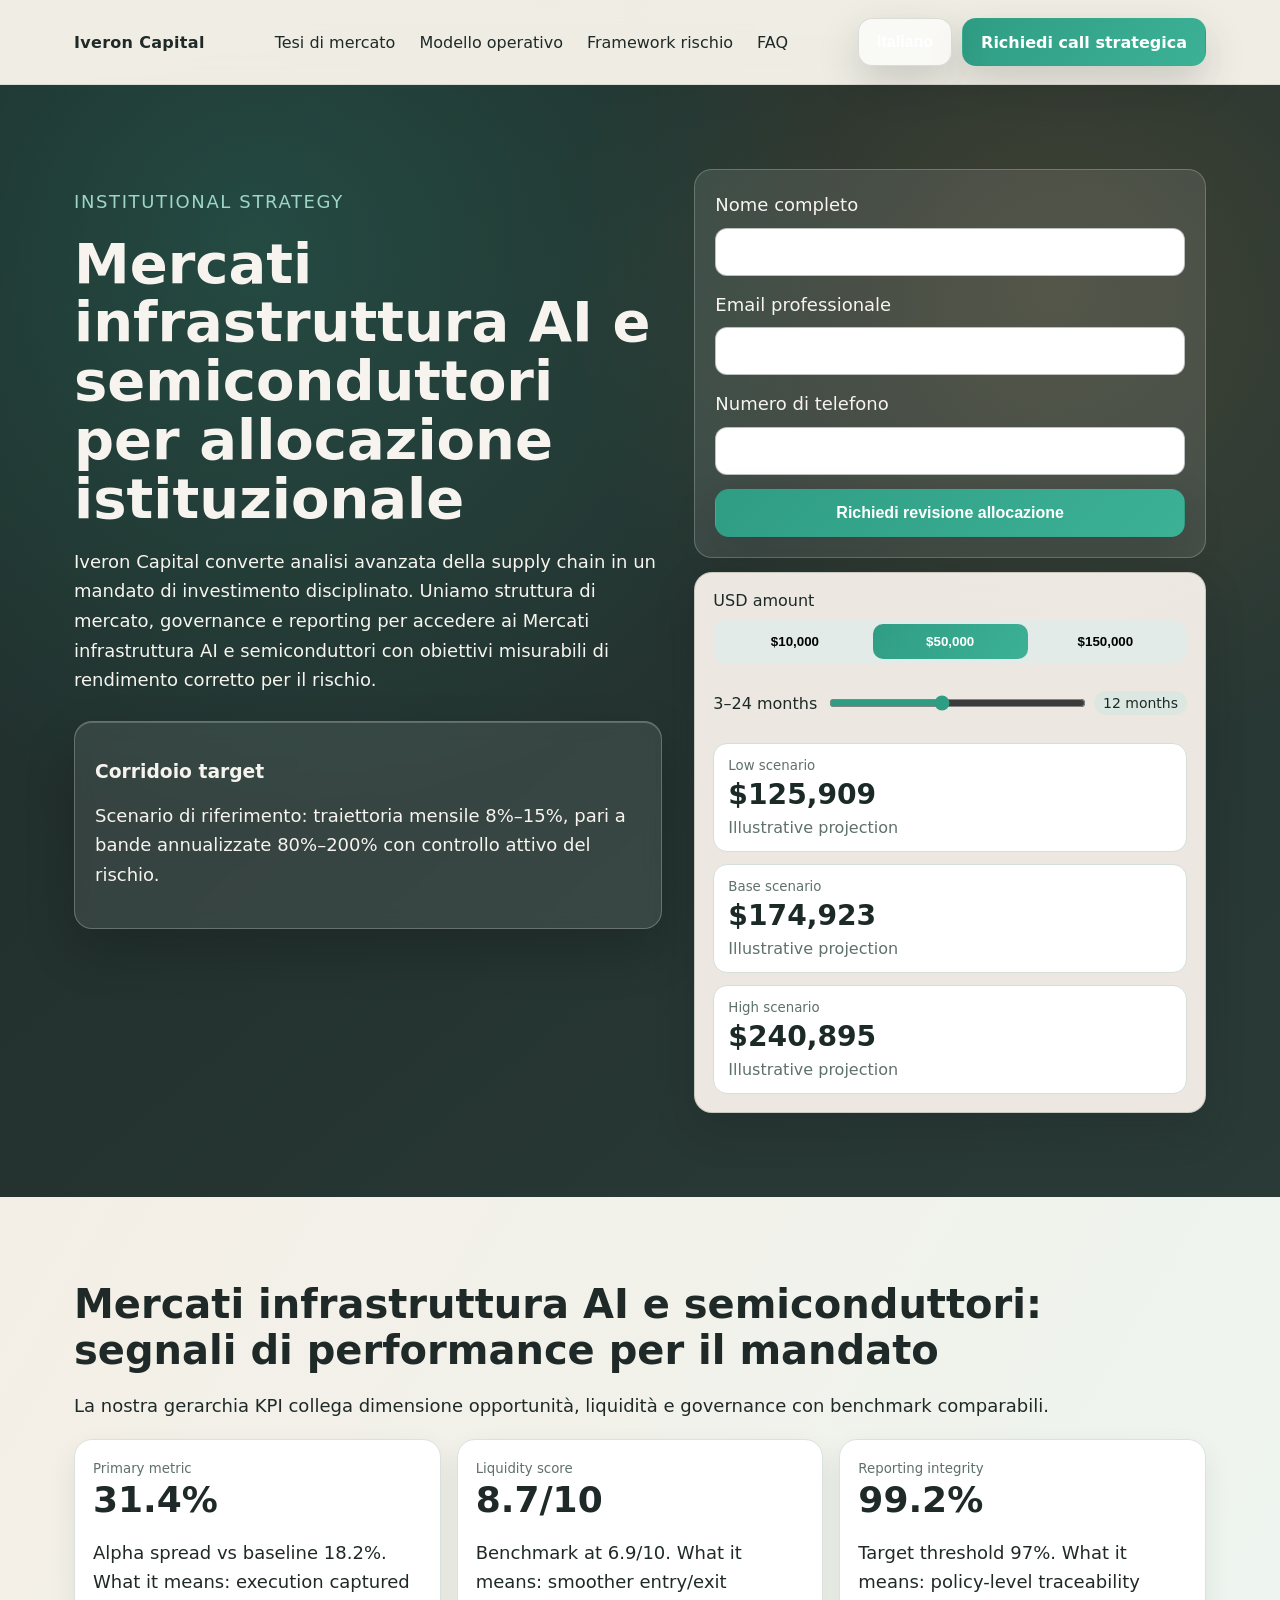
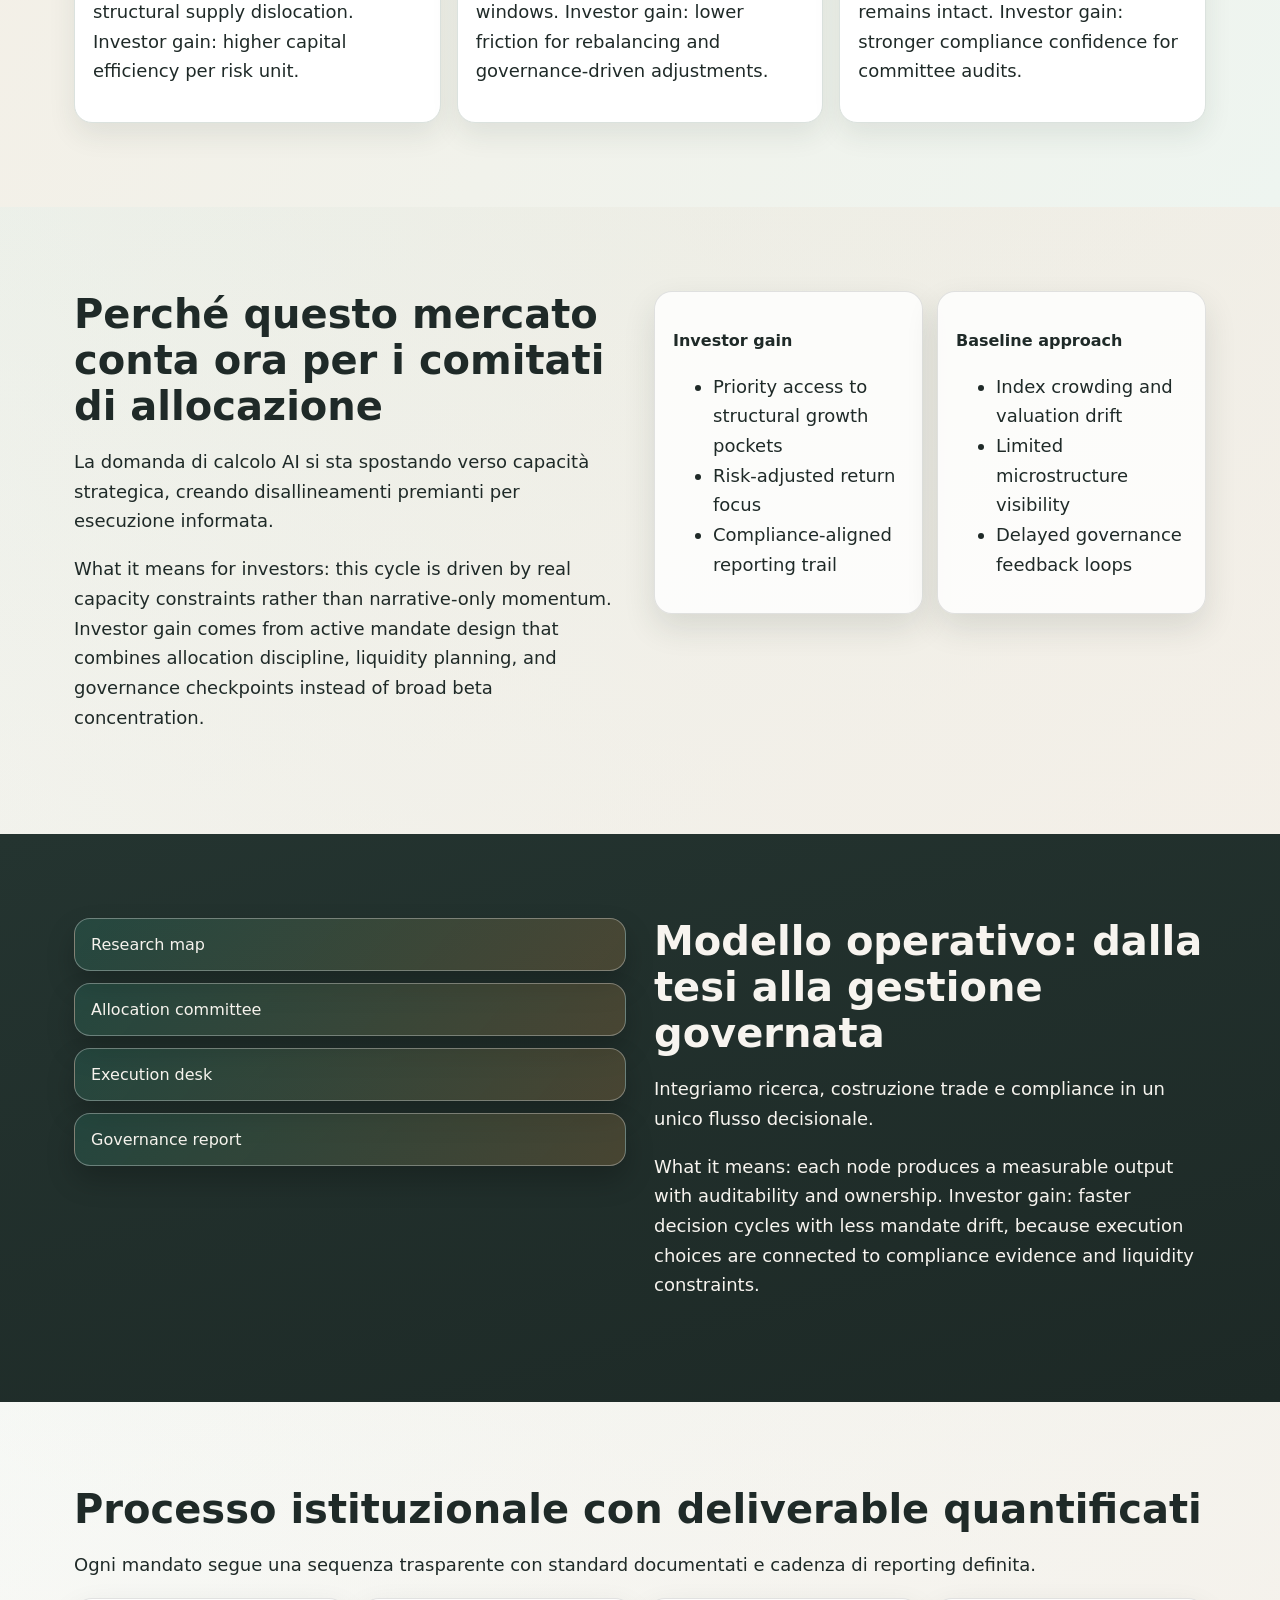
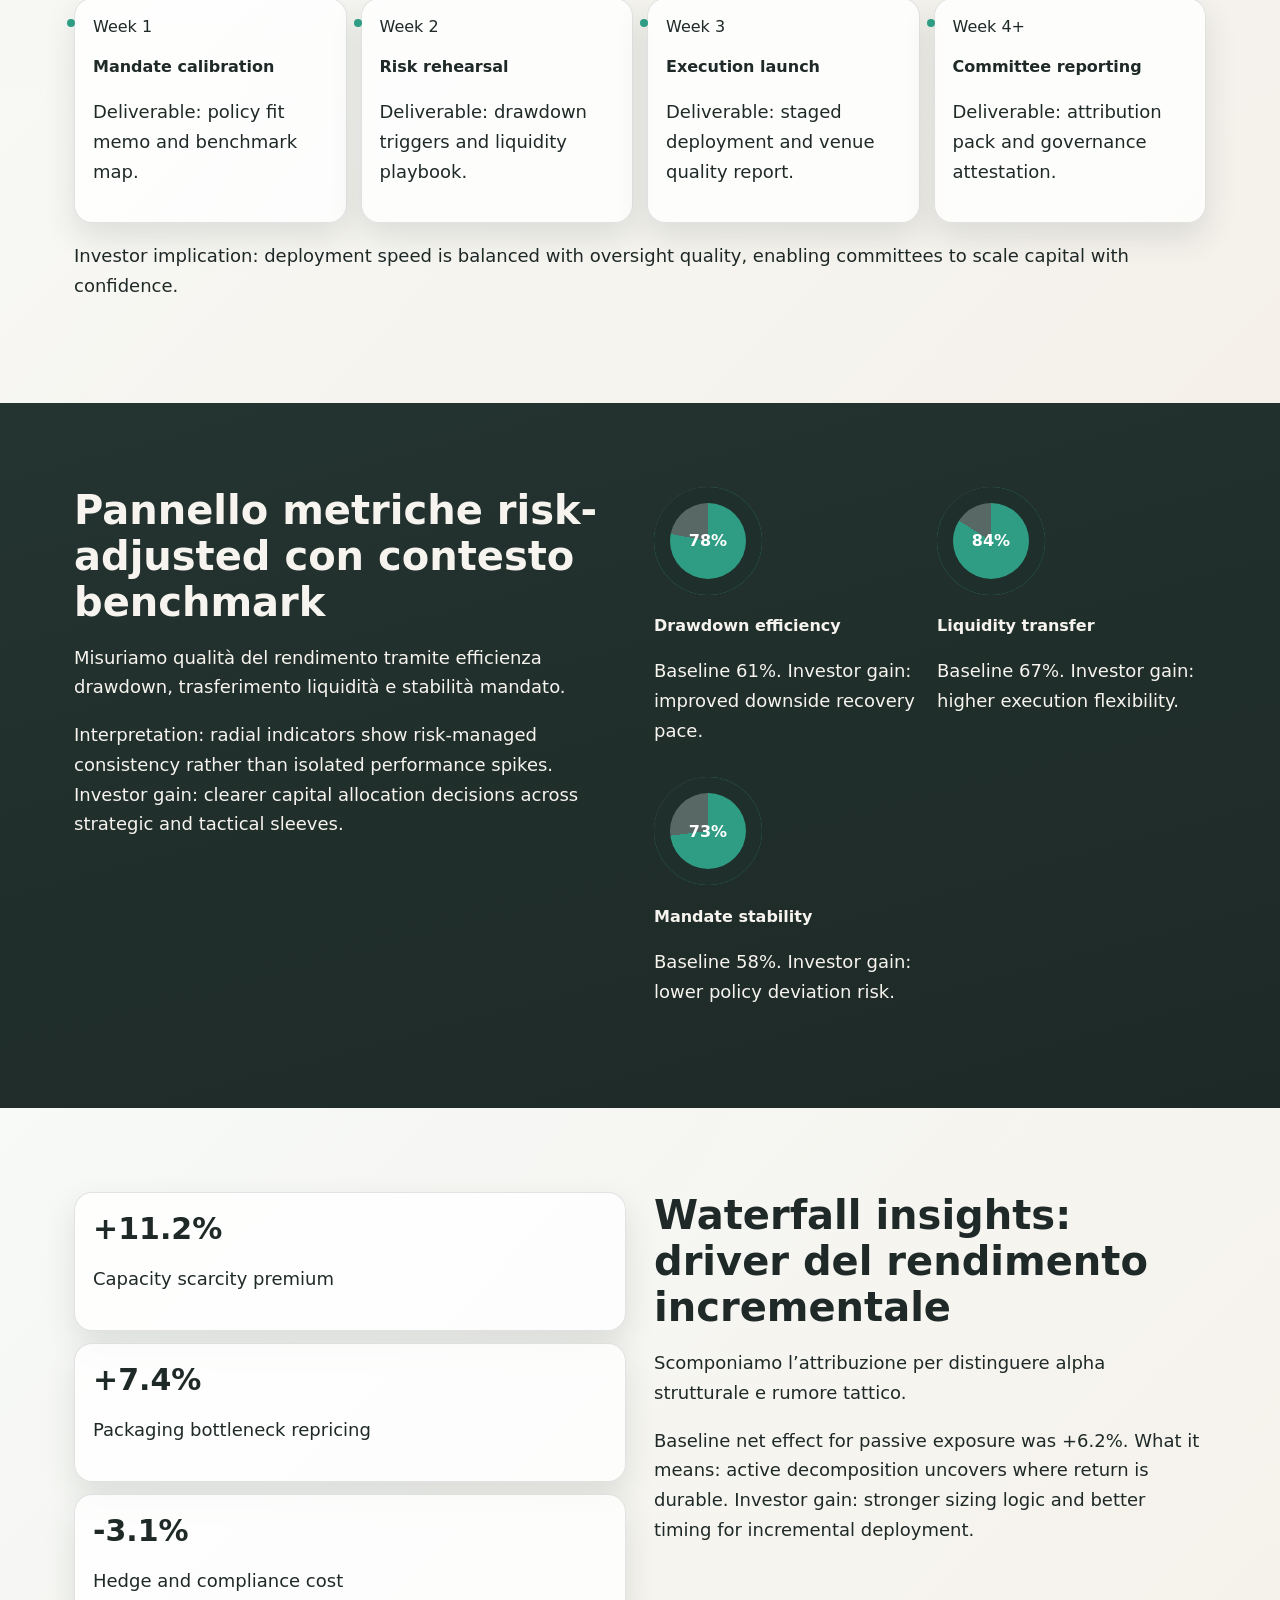
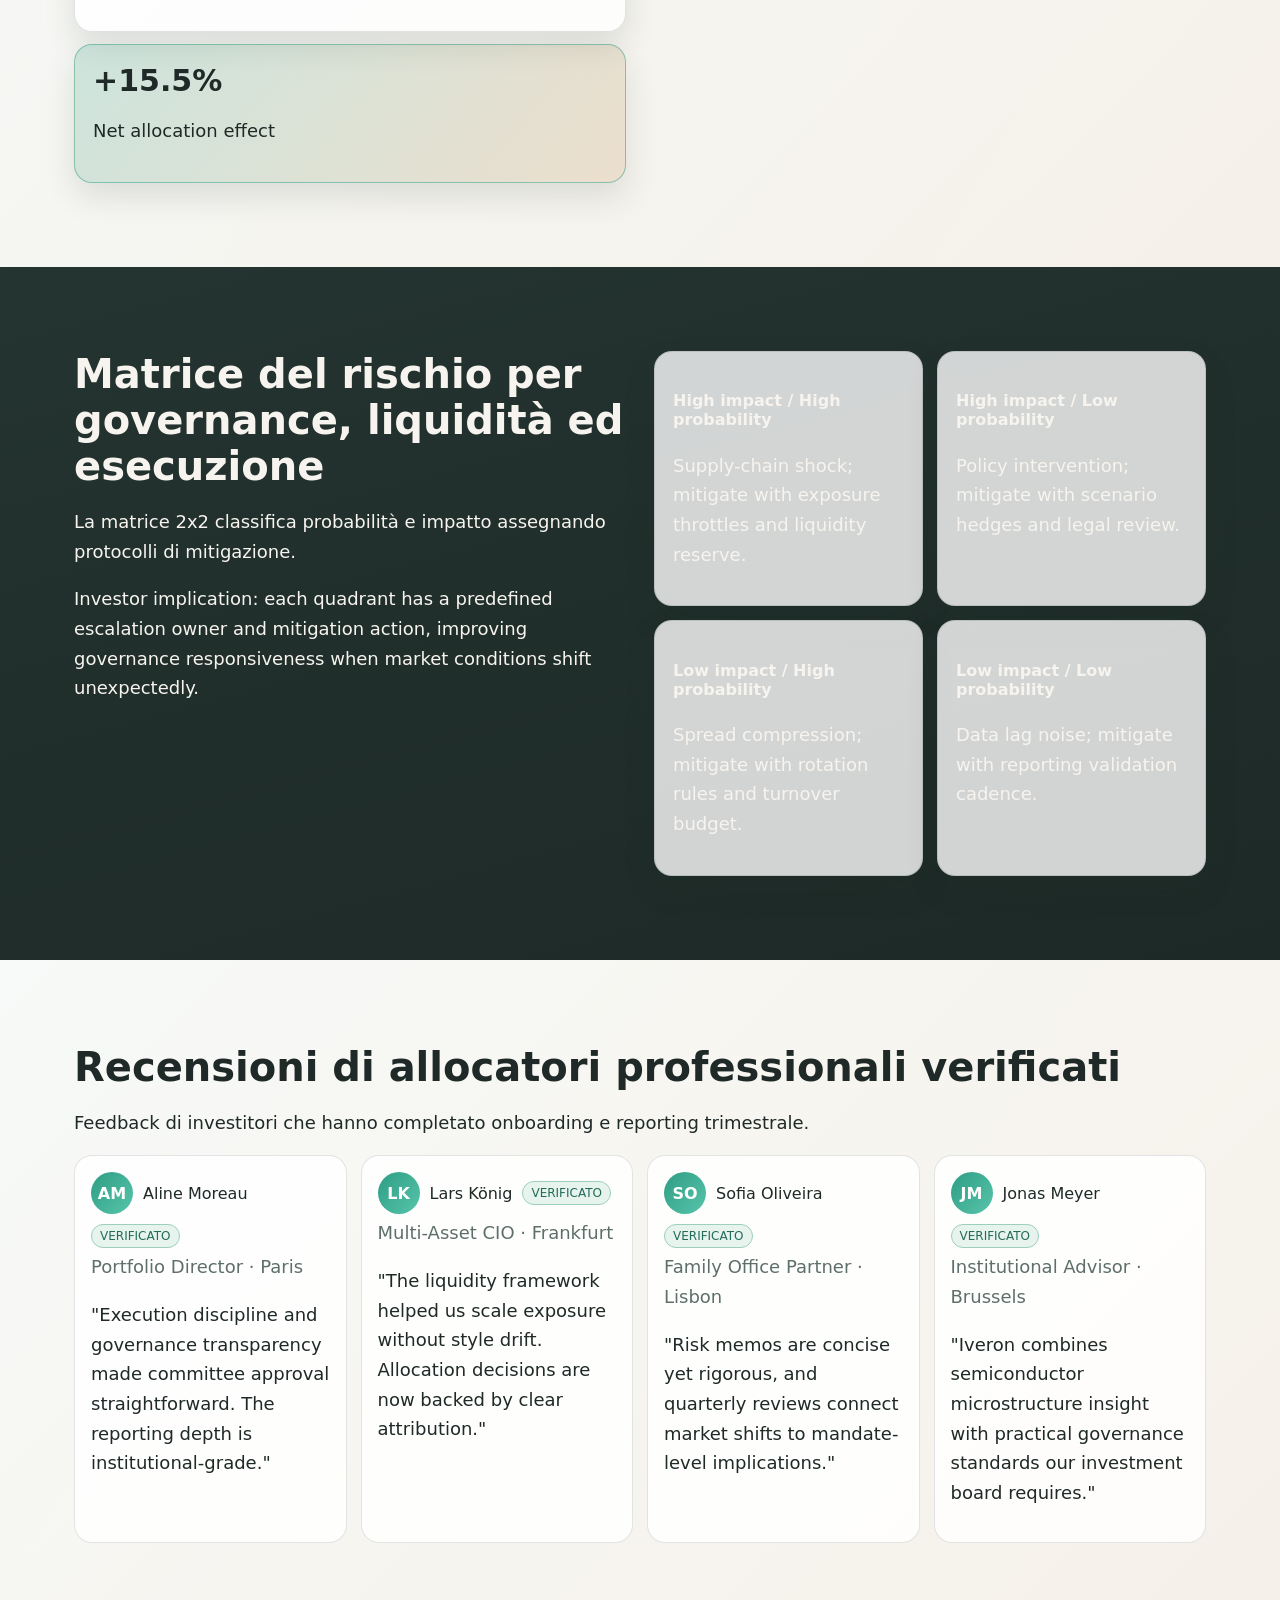
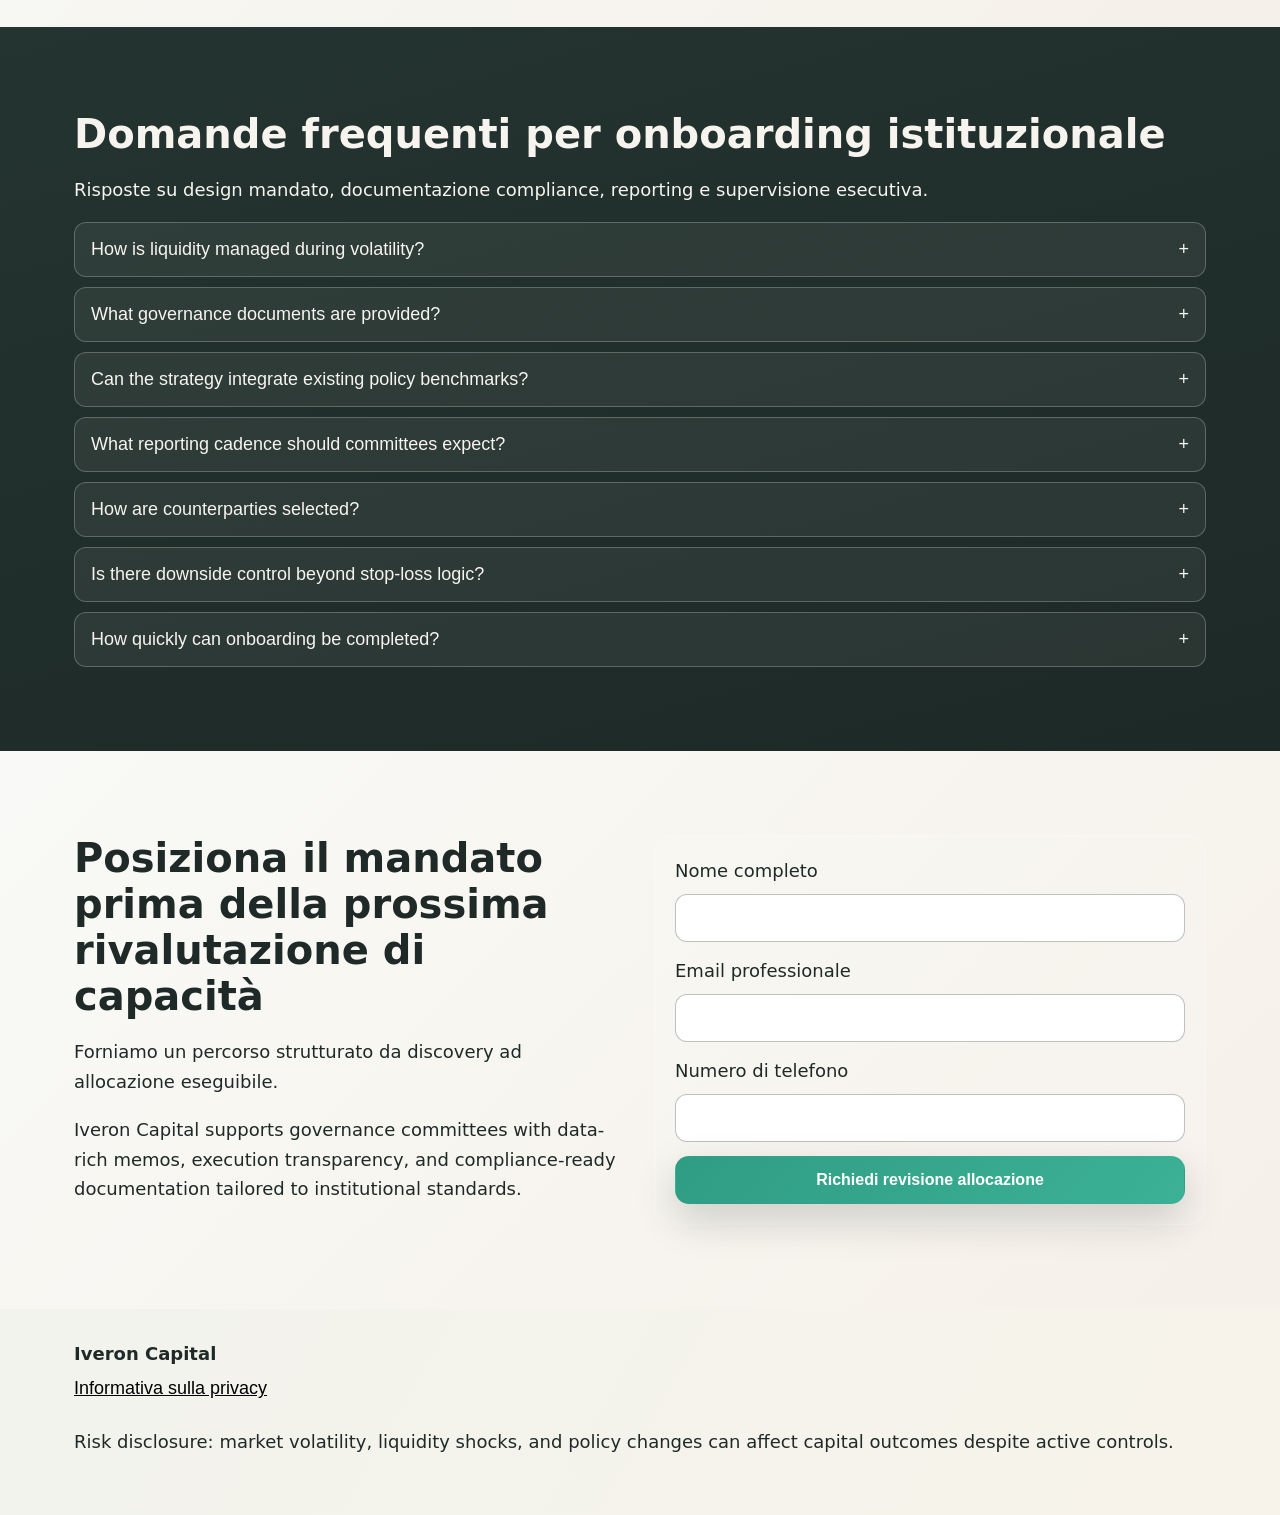
<file: it/index.html>
<!doctype html>
<html lang="it">
<head>
  <meta charset="UTF-8" />
  <meta name="viewport" content="width=device-width, initial-scale=1.0" />
  <title>Iveron Capital | Mercati infrastruttura AI e semiconduttori per allocazione istituzionale</title>
  <meta name="description" content="Iveron Capital fornisce intelligence istituzionale su infrastruttura AI e semiconduttori con governance rigorosa ed esecuzione disciplinata." />
  <link rel="canonical" href="https://iveroncapital.com/it/index.html" />
  <meta property="og:title" content="Iveron Capital | Mercati infrastruttura AI e semiconduttori per allocazione istituzionale" />
  <meta property="og:description" content="Iveron Capital fornisce intelligence istituzionale su infrastruttura AI e semiconduttori con governance rigorosa ed esecuzione disciplinata." />
  <meta property="og:type" content="website" />
  <meta property="og:url" content="https://iveroncapital.com/it/index.html" />
  <meta property="twitter:card" content="summary_large_image" />
  <meta property="twitter:title" content="Iveron Capital | Mercati infrastruttura AI e semiconduttori per allocazione istituzionale" />
  <meta property="twitter:description" content="Iveron Capital fornisce intelligence istituzionale su infrastruttura AI e semiconduttori con governance rigorosa ed esecuzione disciplinata." />
  <link rel="alternate" hreflang="en" href="https://iveroncapital.com/index.html" />
  <link rel="alternate" hreflang="de" href="https://iveroncapital.com/de/index.html" />
  <link rel="alternate" hreflang="fr" href="https://iveroncapital.com/fr/index.html" />
  <link rel="alternate" hreflang="es" href="https://iveroncapital.com/es/index.html" />
  <link rel="alternate" hreflang="it" href="https://iveroncapital.com/it/index.html" />
  <link rel="alternate" hreflang="tr" href="https://iveroncapital.com/tr/index.html" />
  <link rel="alternate" hreflang="pt" href="https://iveroncapital.com/pt/index.html" />
  <link rel="alternate" hreflang="ja" href="https://iveroncapital.com/jp/index.html" />
  <link rel="alternate" hreflang="sk" href="https://iveroncapital.com/sk/index.html" />
  <link rel="alternate" hreflang="nl-BE" href="https://iveroncapital.com/be/index.html" />
  <link rel="alternate" hreflang="x-default" href="https://iveroncapital.com/index.html" />
  <link rel="stylesheet" href="../assets/style.css" />
  <script defer src="../assets/app.js"></script>
</head>
<body>
  <header class="site-header">
    <div class="container header-layout">
      <a class="brand" href="#top">Iveron Capital</a>
      <nav class="desktop-nav" aria-label="Primary"><a href="#tesi-di-mercato">Tesi di mercato</a><a href="#modello-operativo">Modello operativo</a><a href="#framework-rischio">Framework rischio</a><a href="#faq">FAQ</a></nav>
      <div class="header-actions">
        <div class="lang-wrap" data-dropdown>
          <button class="btn ghost lang-active" aria-haspopup="true" aria-expanded="false">Italiano</button>
          <div class="lang-menu" role="menu">
            <a href="../index.html"><span class="flag">🇬🇧</span>English</a>
            <a href="../de/index.html"><span class="flag">🇩🇪</span>Deutsch</a>
            <a href="../fr/index.html"><span class="flag">🇫🇷</span>Français</a>
            <a href="../es/index.html"><span class="flag">🇪🇸</span>Español</a>
            <a href="../it/index.html"><span class="flag">🇮🇹</span>Italiano</a>
            <a href="../tr/index.html"><span class="flag">🇹🇷</span>Türkçe</a>
            <a href="../pt/index.html"><span class="flag">🇵🇹</span>Português</a>
            <a href="../jp/index.html"><span class="flag">🇯🇵</span>日本語</a>
            <a href="../sk/index.html"><span class="flag">🇸🇰</span>Slovenčina</a>
            <a href="../be/index.html"><span class="flag">🇧🇪</span>Belgium</a>
          </div>
        </div>
        <a class="btn" href="#final-cta">Richiedi call strategica</a>
        <button class="burger" aria-label="Open menu" aria-expanded="false">☰</button>
      </div>
    </div>
  </header>

  <aside class="drawer" aria-hidden="true">
    <div class="drawer-panel" role="dialog" aria-modal="true">
      <button class="drawer-close" aria-label="Close menu">×</button>
      <nav class="drawer-nav"><a href="#tesi-di-mercato">Tesi di mercato</a><a href="#modello-operativo">Modello operativo</a><a href="#framework-rischio">Framework rischio</a><a href="#faq">FAQ</a></nav>
      <div class="drawer-lang"><a href="../index.html">English</a>
<a href="../de/index.html">Deutsch</a>
<a href="../fr/index.html">Français</a>
<a href="../es/index.html">Español</a>
<a href="../it/index.html">Italiano</a>
<a href="../tr/index.html">Türkçe</a>
<a href="../pt/index.html">Português</a>
<a href="../jp/index.html">日本語</a>
<a href="../sk/index.html">Slovenčina</a>
<a href="../be/index.html">Belgium</a></div>
      <a class="btn" href="#final-cta">Richiedi call strategica</a>
    </div>
  </aside>

  <main id="top">
    <section class="hero section-dark">
      <div class="container hero-grid">
        <div>
          <p class="eyebrow">Institutional Strategy</p>
          <h1>Mercati infrastruttura AI e semiconduttori per allocazione istituzionale</h1>
          <p>Iveron Capital converte analisi avanzata della supply chain in un mandato di investimento disciplinato. Uniamo struttura di mercato, governance e reporting per accedere ai Mercati infrastruttura AI e semiconduttori con obiettivi misurabili di rendimento corretto per il rischio.</p>
          <article class="target-card glass">
            <h3>Corridoio target</h3>
            <p>Scenario di riferimento: traiettoria mensile 8%–15%, pari a bande annualizzate 80%–200% con controllo attivo del rischio.</p>
          </article>
        </div>
        <div class="hero-right">
          <form class="lead-form" aria-label="Lead form">
            <label>Nome completo<input type="text" required /></label>
            <label>Email professionale<input type="email" required /></label>
            <label>Numero di telefono<input type="tel" required /></label>
            <button type="submit" class="btn">Richiedi revisione allocazione</button>
          </form>
          <section class="calculator" aria-label="Projection calculator">
            <div class="calc-row">
              <span>USD amount</span>
              <div class="amount-segments" role="radiogroup">
                <button class="segment" data-amount="10000">$10,000</button>
                <button class="segment active" data-amount="50000">$50,000</button>
                <button class="segment" data-amount="150000">$150,000</button>
              </div>
            </div>
            <div class="calc-row slider-row">
              <span>3–24 months</span>
              <input type="range" min="3" max="24" value="12" class="months" />
              <span class="pill months-value">12 months</span>
            </div>
            <div class="result-grid">
              <article><small>Low scenario</small><strong class="value">$57,569</strong><em>Illustrative projection</em></article>
              <article><small>Base scenario</small><strong class="value">$75,681</strong><em>Illustrative projection</em></article>
              <article><small>High scenario</small><strong class="value">$101,137</strong><em>Illustrative projection</em></article>
            </div>
          </section>
        </div>
      </div>
    </section>

    <section class="kpi-strip" id="market-thesis"><div class="container"><h2>Mercati infrastruttura AI e semiconduttori: segnali di performance per il mandato</h2><p>La nostra gerarchia KPI collega dimensione opportunità, liquidità e governance con benchmark comparabili.</p><div class="kpi-grid"><article><small>Primary metric</small><h3>31.4%</h3><p>Alpha spread vs baseline 18.2%. What it means: execution captured structural supply dislocation. Investor gain: higher capital efficiency per risk unit.</p></article><article><small>Liquidity score</small><h3>8.7/10</h3><p>Benchmark at 6.9/10. What it means: smoother entry/exit windows. Investor gain: lower friction for rebalancing and governance-driven adjustments.</p></article><article><small>Reporting integrity</small><h3>99.2%</h3><p>Target threshold 97%. What it means: policy-level traceability remains intact. Investor gain: stronger compliance confidence for committee audits.</p></article></div></div></section>

    <section class="section-light" id="execution-model"><div class="container split"><div><h2>Perché questo mercato conta ora per i comitati di allocazione</h2><p>La domanda di calcolo AI si sta spostando verso capacità strategica, creando disallineamenti premianti per esecuzione informata.</p><p>What it means for investors: this cycle is driven by real capacity constraints rather than narrative-only momentum. Investor gain comes from active mandate design that combines allocation discipline, liquidity planning, and governance checkpoints instead of broad beta concentration.</p></div><div class="comparison"><article><h4>Investor gain</h4><ul><li>Priority access to structural growth pockets</li><li>Risk-adjusted return focus</li><li>Compliance-aligned reporting trail</li></ul></article><article><h4>Baseline approach</h4><ul><li>Index crowding and valuation drift</li><li>Limited microstructure visibility</li><li>Delayed governance feedback loops</li></ul></article></div></div></section>

    <section class="section-dark"><div class="container split reverse"><div class="architecture"><div class="node">Research map</div><div class="node">Allocation committee</div><div class="node">Execution desk</div><div class="node">Governance report</div></div><div><h2>Modello operativo: dalla tesi alla gestione governata</h2><p>Integriamo ricerca, costruzione trade e compliance in un unico flusso decisionale.</p><p>What it means: each node produces a measurable output with auditability and ownership. Investor gain: faster decision cycles with less mandate drift, because execution choices are connected to compliance evidence and liquidity constraints.</p></div></div></section>

    <section class="section-light"><div class="container"><h2>Processo istituzionale con deliverable quantificati</h2><p>Ogni mandato segue una sequenza trasparente con standard documentati e cadenza di reporting definita.</p><div class="timeline"><article><span>Week 1</span><h4>Mandate calibration</h4><p>Deliverable: policy fit memo and benchmark map.</p></article><article><span>Week 2</span><h4>Risk rehearsal</h4><p>Deliverable: drawdown triggers and liquidity playbook.</p></article><article><span>Week 3</span><h4>Execution launch</h4><p>Deliverable: staged deployment and venue quality report.</p></article><article><span>Week 4+</span><h4>Committee reporting</h4><p>Deliverable: attribution pack and governance attestation.</p></article></div><p>Investor implication: deployment speed is balanced with oversight quality, enabling committees to scale capital with confidence.</p></div></section>

    <section class="section-dark" id="risk-framework"><div class="container split"><div><h2>Pannello metriche risk-adjusted con contesto benchmark</h2><p>Misuriamo qualità del rendimento tramite efficienza drawdown, trasferimento liquidità e stabilità mandato.</p><p>Interpretation: radial indicators show risk-managed consistency rather than isolated performance spikes. Investor gain: clearer capital allocation decisions across strategic and tactical sleeves.</p></div><div class="radials"><article><div class="ring" style="--val:78">78%</div><h4>Drawdown efficiency</h4><p>Baseline 61%. Investor gain: improved downside recovery pace.</p></article><article><div class="ring" style="--val:84">84%</div><h4>Liquidity transfer</h4><p>Baseline 67%. Investor gain: higher execution flexibility.</p></article><article><div class="ring" style="--val:73">73%</div><h4>Mandate stability</h4><p>Baseline 58%. Investor gain: lower policy deviation risk.</p></article></div></div></section>

    <section class="section-light"><div class="container split reverse"><div class="waterfall"><div><span>+11.2%</span><p>Capacity scarcity premium</p></div><div><span>+7.4%</span><p>Packaging bottleneck repricing</p></div><div><span>-3.1%</span><p>Hedge and compliance cost</p></div><div class="total"><span>+15.5%</span><p>Net allocation effect</p></div></div><div><h2>Waterfall insights: driver del rendimento incrementale</h2><p>Scomponiamo l’attribuzione per distinguere alpha strutturale e rumore tattico.</p><p>Baseline net effect for passive exposure was +6.2%. What it means: active decomposition uncovers where return is durable. Investor gain: stronger sizing logic and better timing for incremental deployment.</p></div></div></section>

    <section class="section-dark"><div class="container split"><div><h2>Matrice del rischio per governance, liquidità ed esecuzione</h2><p>La matrice 2x2 classifica probabilità e impatto assegnando protocolli di mitigazione.</p><p>Investor implication: each quadrant has a predefined escalation owner and mitigation action, improving governance responsiveness when market conditions shift unexpectedly.</p></div><div class="risk-matrix"><div><h4>High impact / High probability</h4><p>Supply-chain shock; mitigate with exposure throttles and liquidity reserve.</p></div><div><h4>High impact / Low probability</h4><p>Policy intervention; mitigate with scenario hedges and legal review.</p></div><div><h4>Low impact / High probability</h4><p>Spread compression; mitigate with rotation rules and turnover budget.</p></div><div><h4>Low impact / Low probability</h4><p>Data lag noise; mitigate with reporting validation cadence.</p></div></div></div></section>

    <section class="section-light"><div class="container"><h2>Recensioni di allocatori professionali verificati</h2><p>Feedback di investitori che hanno completato onboarding e reporting trimestrale.</p><div class="reviews-grid"><article class="review-card"><div class="review-top"><div class="avatar">AM</div><div class="person">Aline Moreau</div><span class="verified">VERIFICATO</span></div><p class="role">Portfolio Director · Paris</p><p>"Execution discipline and governance transparency made committee approval straightforward. The reporting depth is institutional-grade."</p></article><article class="review-card"><div class="review-top"><div class="avatar">LK</div><div class="person">Lars König</div><span class="verified">VERIFICATO</span></div><p class="role">Multi-Asset CIO · Frankfurt</p><p>"The liquidity framework helped us scale exposure without style drift. Allocation decisions are now backed by clear attribution."</p></article><article class="review-card"><div class="review-top"><div class="avatar">SO</div><div class="person">Sofia Oliveira</div><span class="verified">VERIFICATO</span></div><p class="role">Family Office Partner · Lisbon</p><p>"Risk memos are concise yet rigorous, and quarterly reviews connect market shifts to mandate-level implications."</p></article><article class="review-card"><div class="review-top"><div class="avatar">JM</div><div class="person">Jonas Meyer</div><span class="verified">VERIFICATO</span></div><p class="role">Institutional Advisor · Brussels</p><p>"Iveron combines semiconductor microstructure insight with practical governance standards our investment board requires."</p></article></div></div></section>

    <section class="section-dark" id="faq"><div class="container"><h2>Domande frequenti per onboarding istituzionale</h2><p>Risposte su design mandato, documentazione compliance, reporting e supervisione esecutiva.</p><div class="faq"><div class="faq-item"><button class="faq-question" aria-expanded="false">How is liquidity managed during volatility?<span>+</span></button><div class="faq-answer"><p>Execution windows are pre-defined with venue depth thresholds and maximum slippage tolerances. If market depth degrades, exposure is staged and committee notifications are issued with an updated liquidity map.</p></div></div><div class="faq-item"><button class="faq-question" aria-expanded="false">What governance documents are provided?<span>+</span></button><div class="faq-answer"><p>Investors receive mandate charters, risk limits, decision logs, and monthly compliance attestations. Quarterly reviews include attribution, exposure drift analysis, and policy adherence checks.</p></div></div><div class="faq-item"><button class="faq-question" aria-expanded="false">Can the strategy integrate existing policy benchmarks?<span>+</span></button><div class="faq-answer"><p>Yes. We map your existing benchmarks and IPS constraints directly into sizing logic, turnover limits, and reporting templates to preserve mandate fit.</p></div></div><div class="faq-item"><button class="faq-question" aria-expanded="false">What reporting cadence should committees expect?<span>+</span></button><div class="faq-answer"><p>A monthly institutional report and a quarterly strategy review are standard. High-volatility periods trigger interim governance notes with risk actions and execution rationale.</p></div></div><div class="faq-item"><button class="faq-question" aria-expanded="false">How are counterparties selected?<span>+</span></button><div class="faq-answer"><p>Counterparties are selected through a governance filter covering balance-sheet quality, operational resilience, and execution quality statistics.</p></div></div><div class="faq-item"><button class="faq-question" aria-expanded="false">Is there downside control beyond stop-loss logic?<span>+</span></button><div class="faq-answer"><p>Yes. Drawdown controls include exposure throttles, liquidity buffers, and factor concentration caps. Position sizing is reduced when correlated stress signals rise.</p></div></div><div class="faq-item"><button class="faq-question" aria-expanded="false">How quickly can onboarding be completed?<span>+</span></button><div class="faq-answer"><p>Most professional investors complete legal and operational onboarding in two to four weeks, depending on internal approval cycles and jurisdictional requirements.</p></div></div></div></div></section>

    <section class="final-cta section-light" id="final-cta"><div class="container split"><div><h2>Posiziona il mandato prima della prossima rivalutazione di capacità</h2><p>Forniamo un percorso strutturato da discovery ad allocazione eseguibile.</p><p>Iveron Capital supports governance committees with data-rich memos, execution transparency, and compliance-ready documentation tailored to institutional standards.</p></div><form class="lead-form" aria-label="Final lead form"><label>Nome completo<input type="text" required /></label><label>Email professionale<input type="email" required /></label><label>Numero di telefono<input type="tel" required /></label><button type="submit" class="btn">Richiedi revisione allocazione</button></form></div></section>
  </main>

  <footer class="site-footer"><div class="container footer-layout"><strong>Iveron Capital</strong><button class="privacy-link" data-modal-open>Informativa sulla privacy</button><p>Risk disclosure: market volatility, liquidity shocks, and policy changes can affect capital outcomes despite active controls.</p></div></footer>

  <div class="modal" aria-hidden="true" data-modal>
    <div class="modal-panel" role="dialog" aria-modal="true" aria-labelledby="privacy-title">
      <button class="modal-x" data-modal-close aria-label="Close">×</button>
      <h3 id="privacy-title">Informativa sulla privacy</h3>
      <div class="modal-body"><p>Introduction: Iveron Capital processes professional investor data to deliver regulated communication, strategy material, and onboarding workflows.</p><p>Data collection: we collect identity, contact, mandate preference, interaction logs, and compliance records required for institutional services.</p><p>Legal basis: processing relies on contractual necessity, legitimate interest, and legal obligations tied to financial regulation and audit standards.</p><p>Cookies: essential cookies support security and session continuity; analytics cookies measure content relevance and can be controlled by browser settings.</p><p>Retention: records are retained according to regulatory periods and deleted or anonymized when no longer required.</p><p>Third-party sharing: data may be shared with vetted legal, technology, and reporting partners under confidentiality and security agreements.</p><p>Security: encryption, access control, monitoring, and periodic governance reviews protect investor information against unauthorized access.</p><p>User rights: investors can request access, correction, portability, restriction, or deletion where legally applicable.</p><p>International transfers: cross-border transfers use contractual safeguards and jurisdictional risk controls.</p><p>Industry risk disclosure: investment outcomes depend on market liquidity, execution quality, and macro policy shifts; no return is guaranteed.</p><p>Contact: privacy@iveroncapital.com for rights requests and compliance inquiries.</p></div>
      <div class="modal-footer"><button class="btn ghost" data-modal-close>Chiudi</button></div>
    </div>
  </div>

  <script type="application/ld+json">{"@context":"https://schema.org","@graph":[{"@type":"Organization","name":"Iveron Capital","url":"https://iveroncapital.com"},{"@type":"WebSite","name":"Iveron Capital","url":"https://iveroncapital.com/it/index.html"},{"@type":"FAQPage","mainEntity":[{"@type":"Question","name":"How is liquidity managed during volatility?","acceptedAnswer":{"@type":"Answer","text":"Execution windows are pre-defined with venue depth thresholds and maximum slippage tolerances. If market depth degrades, exposure is staged and committee notifications are issued with an updated liquidity map."}}]},{"@type":"Review","author":{"@type":"Person","name":"Aline Moreau"},"reviewBody":"Institutional reporting and execution discipline exceeded our committee standards.","itemReviewed":{"@type":"Organization","name":"Iveron Capital"}}]}</script>
</body>
</html>
</file>
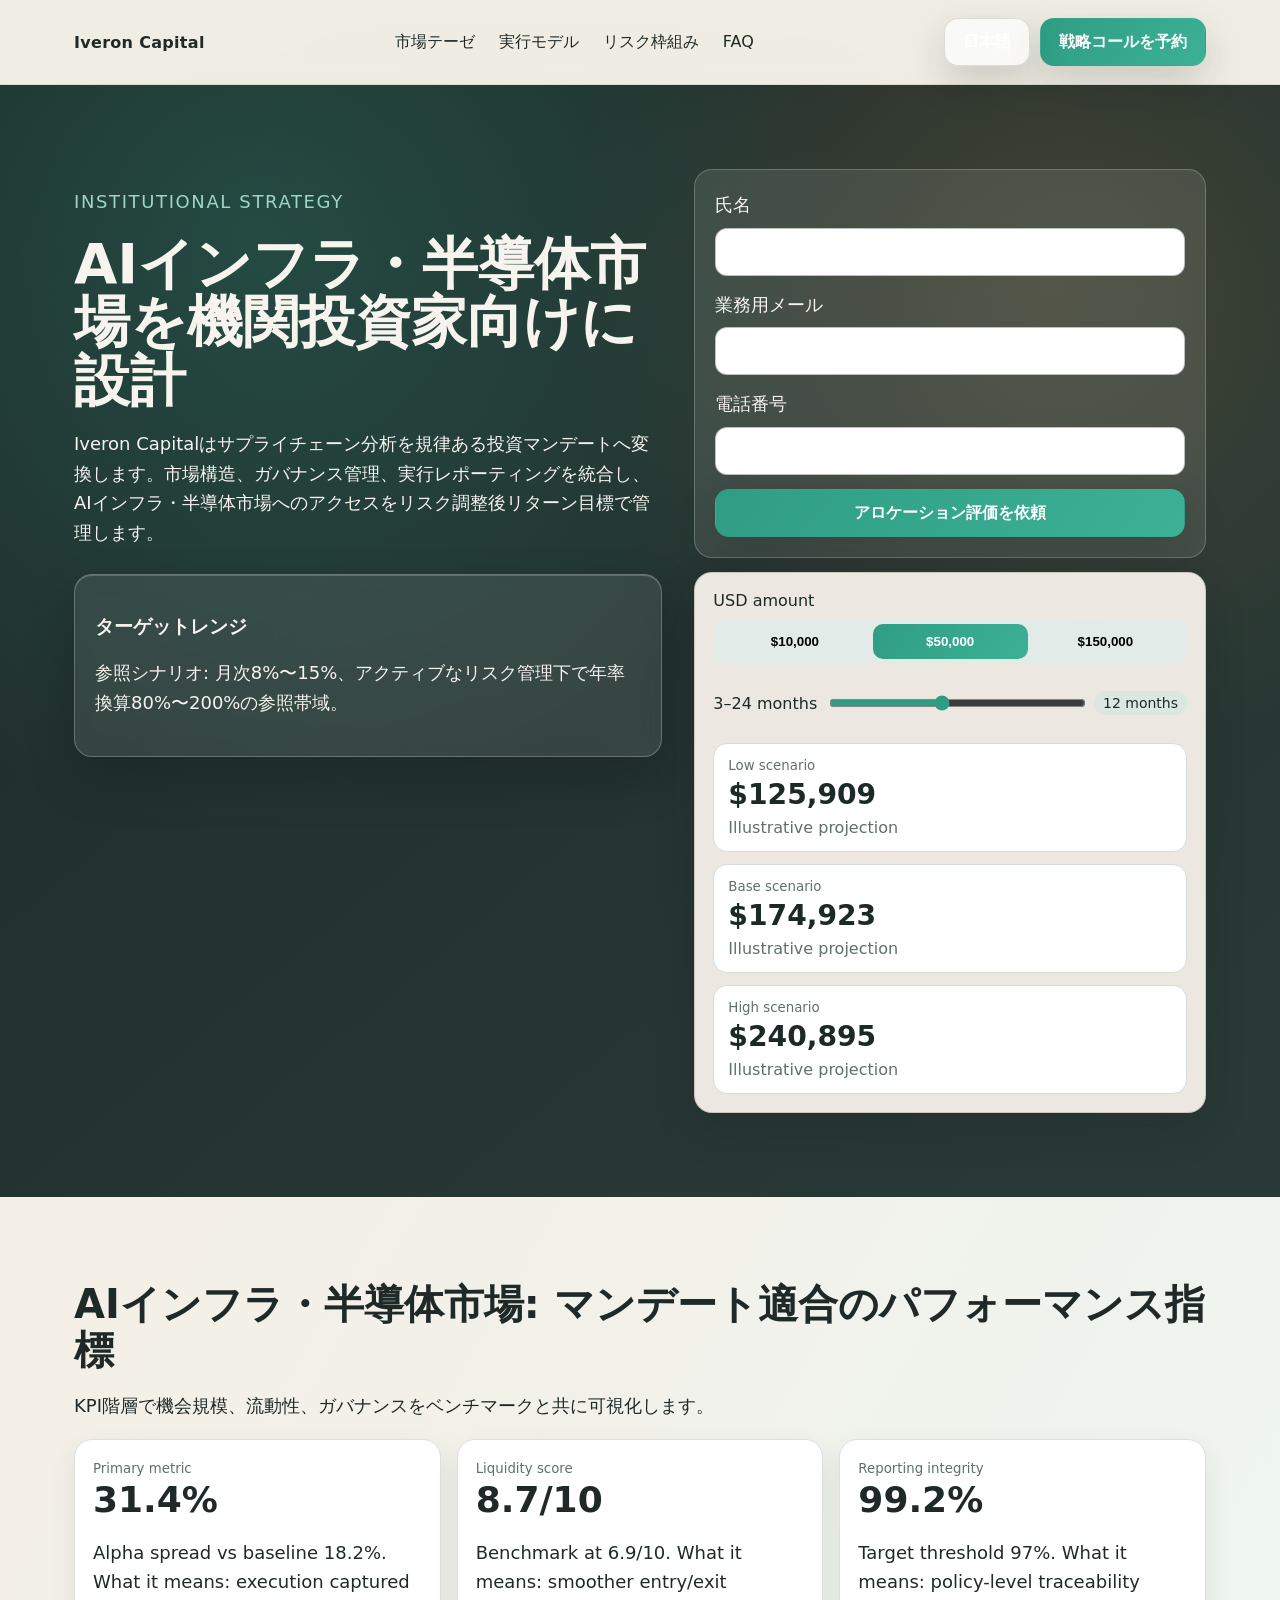
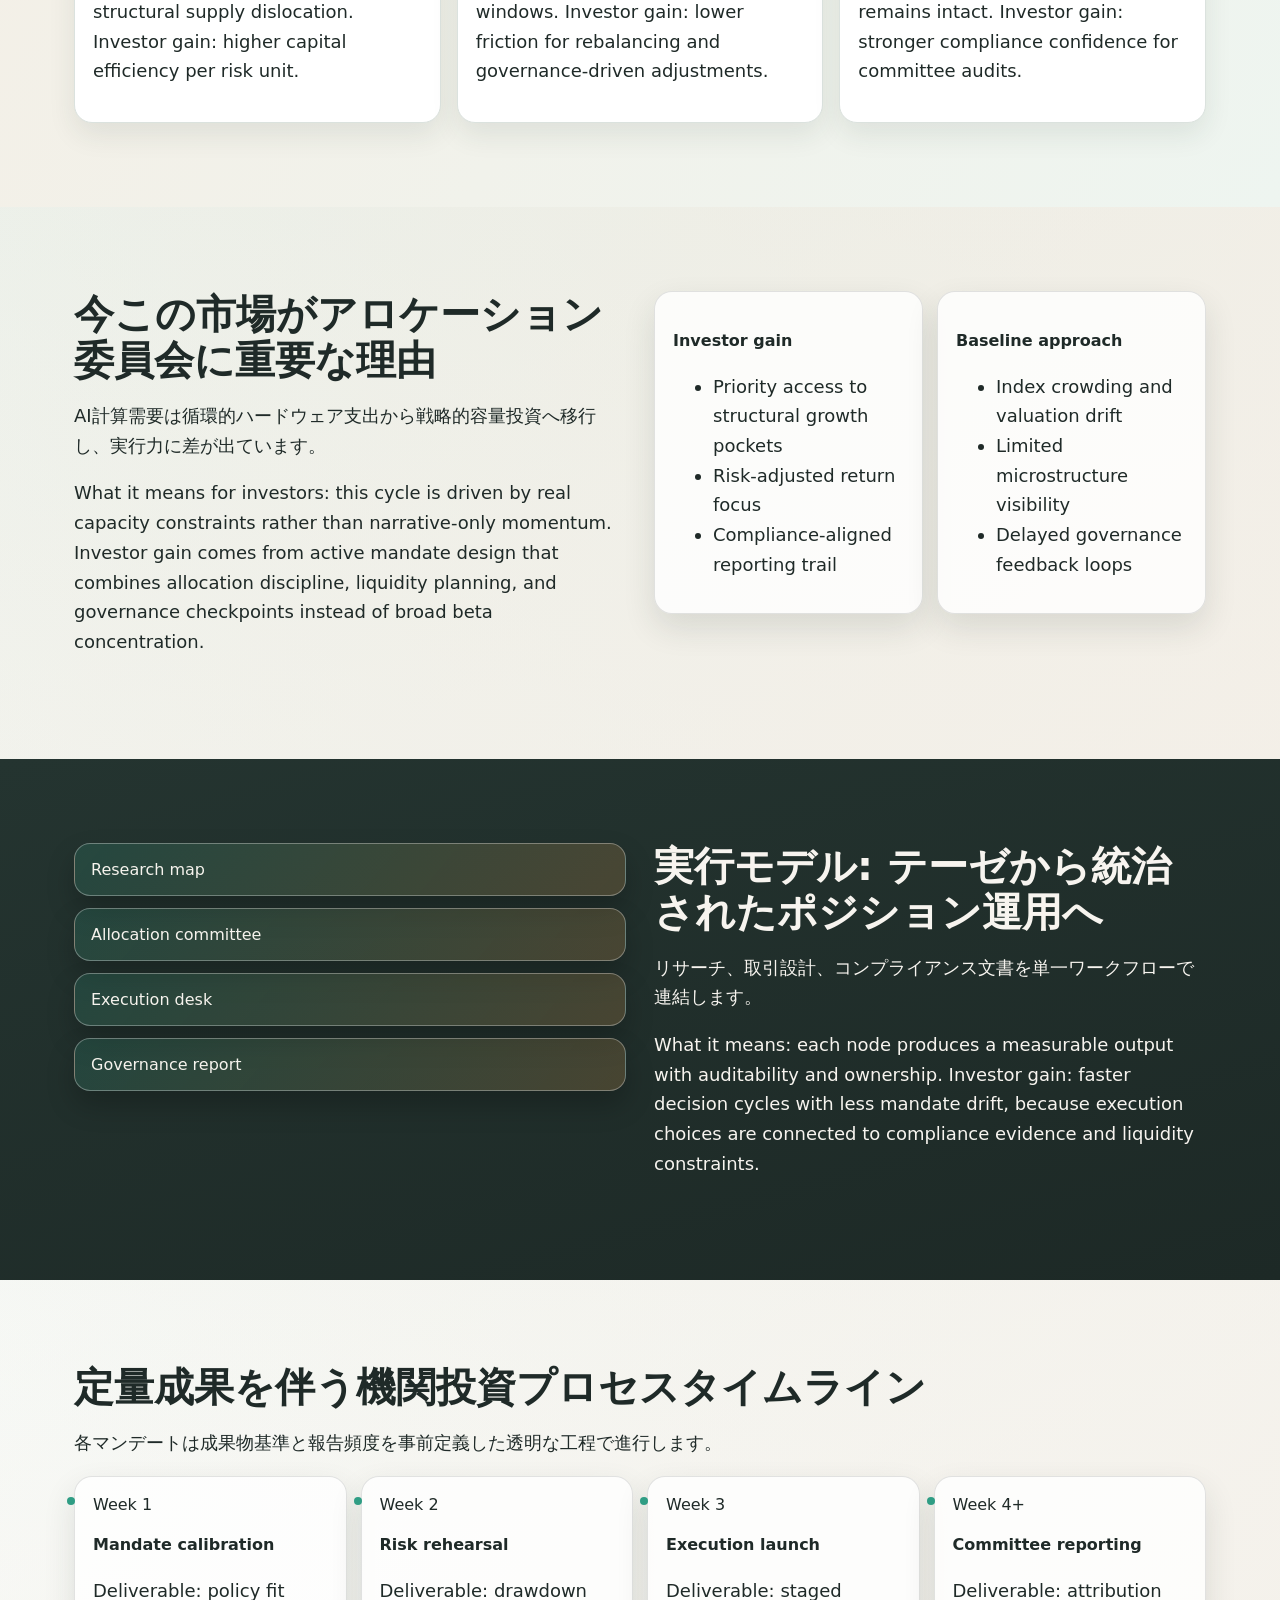
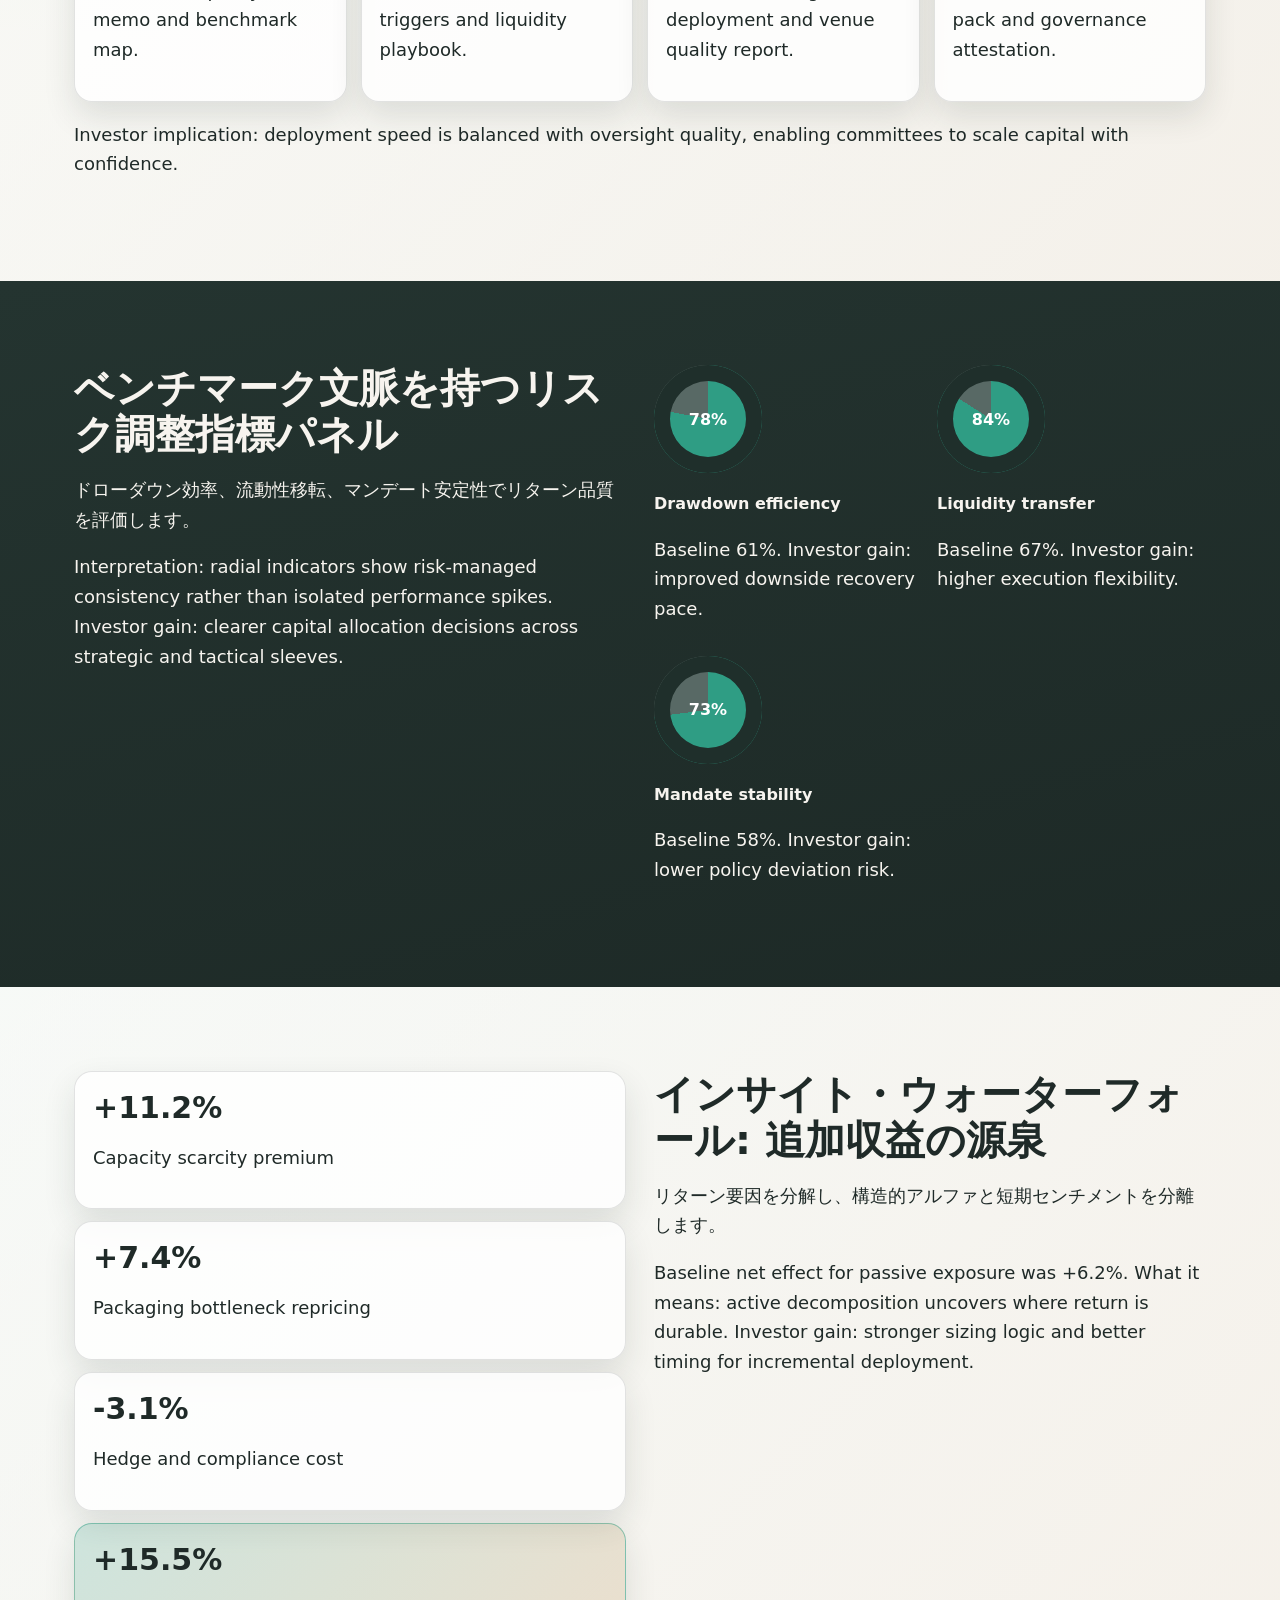
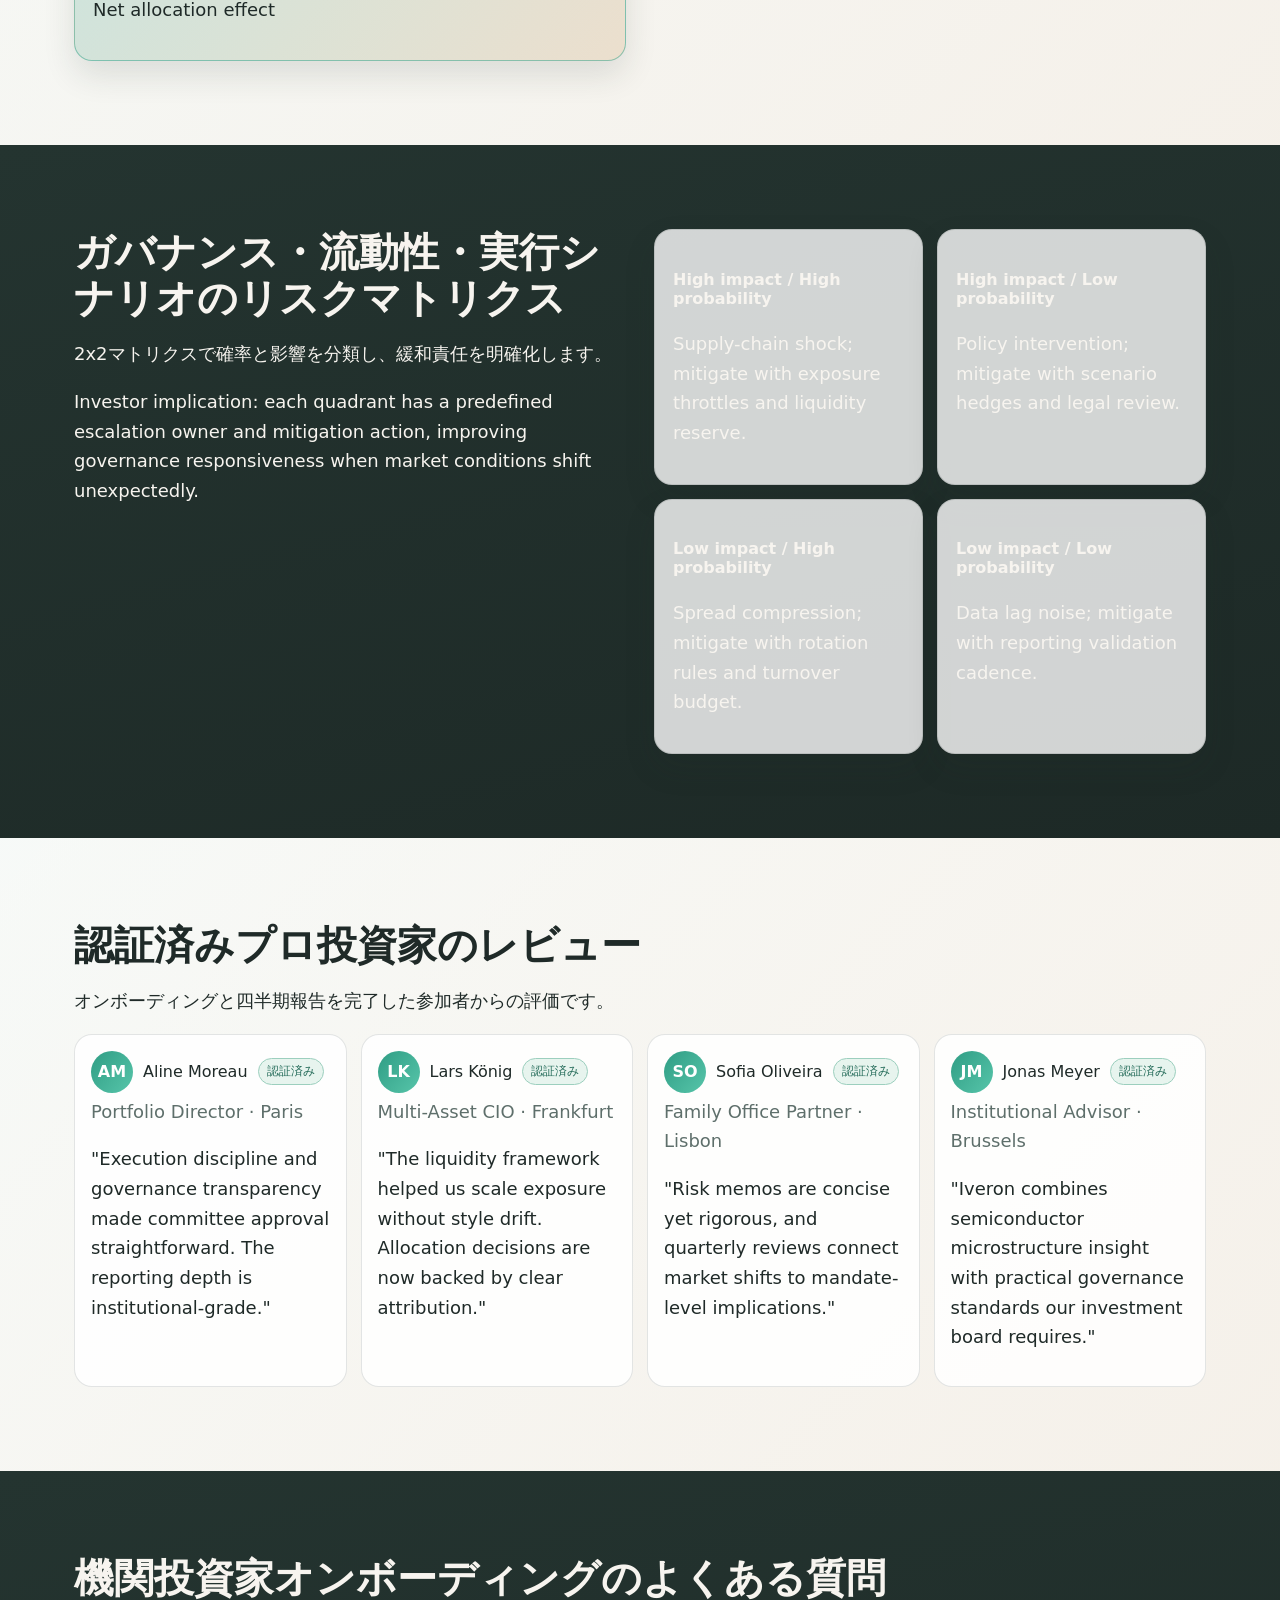
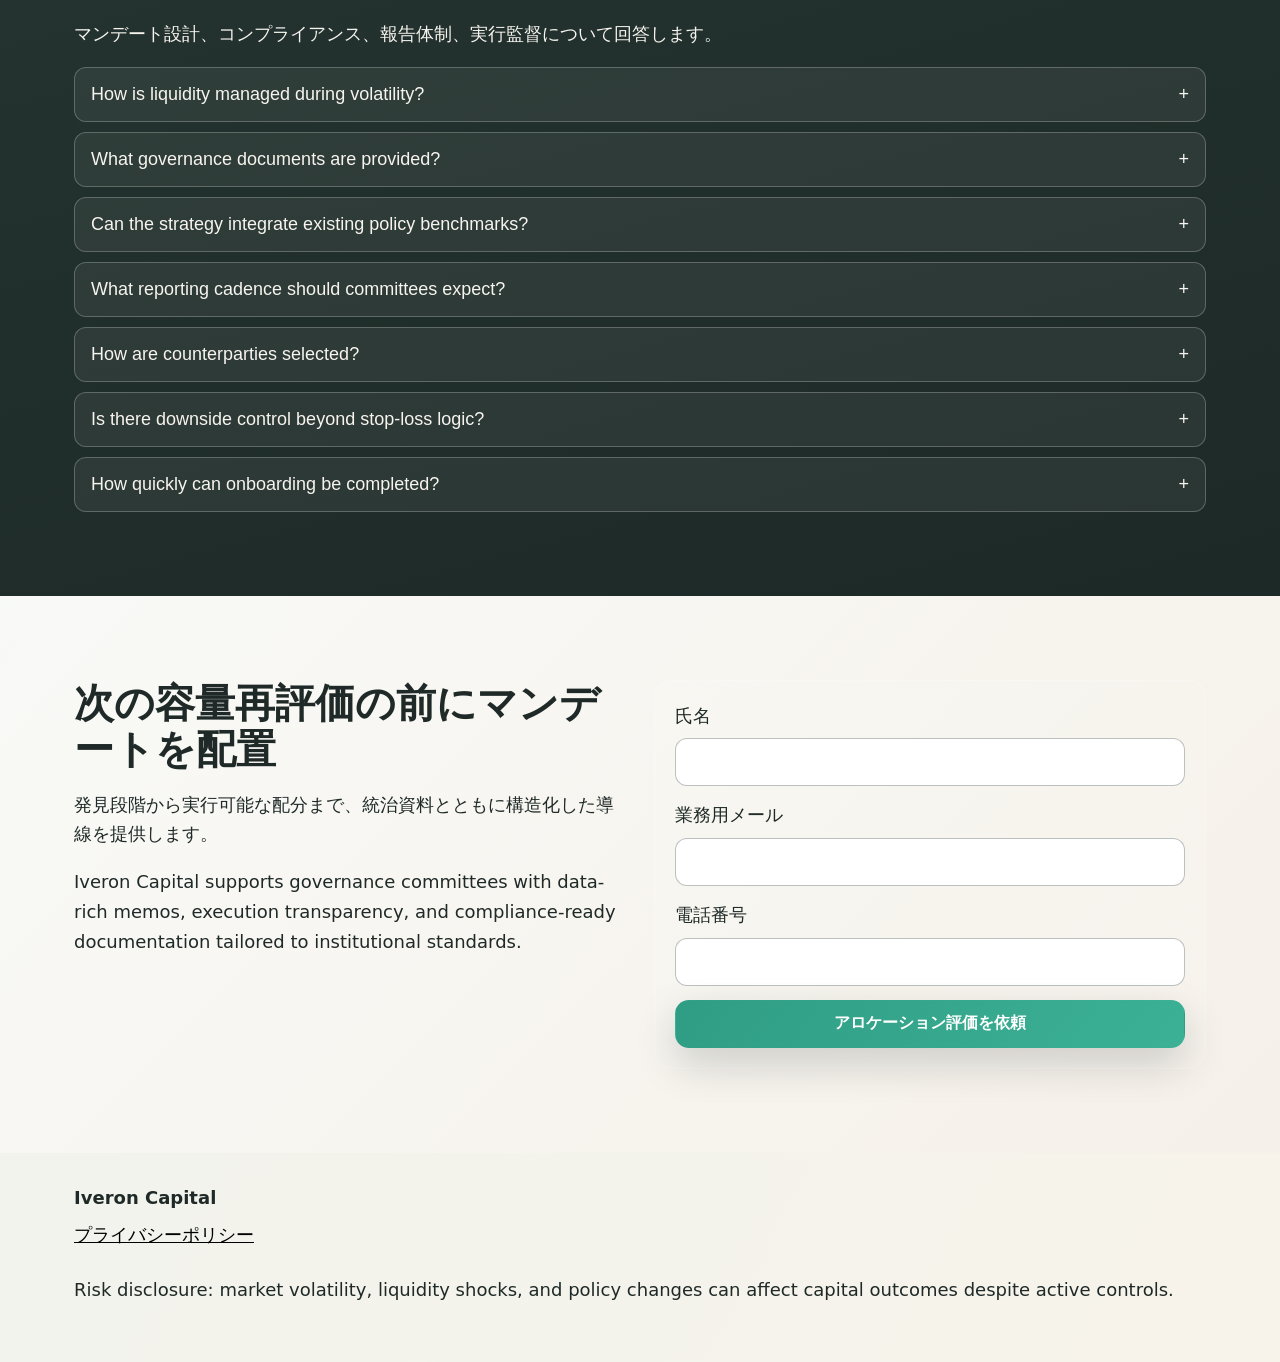
<file: jp/index.html>
<!doctype html>
<html lang="ja">
<head>
  <meta charset="UTF-8" />
  <meta name="viewport" content="width=device-width, initial-scale=1.0" />
  <title>Iveron Capital | 機関投資家向けAIインフラ・半導体市場</title>
  <meta name="description" content="Iveron CapitalはAIインフラと半導体市場に関する機関投資家向けインテリジェンスを、ガバナンス重視の実行体制で提供します。" />
  <link rel="canonical" href="https://iveroncapital.com/jp/index.html" />
  <meta property="og:title" content="Iveron Capital | 機関投資家向けAIインフラ・半導体市場" />
  <meta property="og:description" content="Iveron CapitalはAIインフラと半導体市場に関する機関投資家向けインテリジェンスを、ガバナンス重視の実行体制で提供します。" />
  <meta property="og:type" content="website" />
  <meta property="og:url" content="https://iveroncapital.com/jp/index.html" />
  <meta property="twitter:card" content="summary_large_image" />
  <meta property="twitter:title" content="Iveron Capital | 機関投資家向けAIインフラ・半導体市場" />
  <meta property="twitter:description" content="Iveron CapitalはAIインフラと半導体市場に関する機関投資家向けインテリジェンスを、ガバナンス重視の実行体制で提供します。" />
  <link rel="alternate" hreflang="en" href="https://iveroncapital.com/index.html" />
  <link rel="alternate" hreflang="de" href="https://iveroncapital.com/de/index.html" />
  <link rel="alternate" hreflang="fr" href="https://iveroncapital.com/fr/index.html" />
  <link rel="alternate" hreflang="es" href="https://iveroncapital.com/es/index.html" />
  <link rel="alternate" hreflang="it" href="https://iveroncapital.com/it/index.html" />
  <link rel="alternate" hreflang="tr" href="https://iveroncapital.com/tr/index.html" />
  <link rel="alternate" hreflang="pt" href="https://iveroncapital.com/pt/index.html" />
  <link rel="alternate" hreflang="ja" href="https://iveroncapital.com/jp/index.html" />
  <link rel="alternate" hreflang="sk" href="https://iveroncapital.com/sk/index.html" />
  <link rel="alternate" hreflang="nl-BE" href="https://iveroncapital.com/be/index.html" />
  <link rel="alternate" hreflang="x-default" href="https://iveroncapital.com/index.html" />
  <link rel="stylesheet" href="../assets/style.css" />
  <script defer src="../assets/app.js"></script>
</head>
<body>
  <header class="site-header">
    <div class="container header-layout">
      <a class="brand" href="#top">Iveron Capital</a>
      <nav class="desktop-nav" aria-label="Primary"><a href="#市場テーゼ">市場テーゼ</a><a href="#実行モデル">実行モデル</a><a href="#リスク枠組み">リスク枠組み</a><a href="#faq">FAQ</a></nav>
      <div class="header-actions">
        <div class="lang-wrap" data-dropdown>
          <button class="btn ghost lang-active" aria-haspopup="true" aria-expanded="false">日本語</button>
          <div class="lang-menu" role="menu">
            <a href="../index.html"><span class="flag">🇬🇧</span>English</a>
            <a href="../de/index.html"><span class="flag">🇩🇪</span>Deutsch</a>
            <a href="../fr/index.html"><span class="flag">🇫🇷</span>Français</a>
            <a href="../es/index.html"><span class="flag">🇪🇸</span>Español</a>
            <a href="../it/index.html"><span class="flag">🇮🇹</span>Italiano</a>
            <a href="../tr/index.html"><span class="flag">🇹🇷</span>Türkçe</a>
            <a href="../pt/index.html"><span class="flag">🇵🇹</span>Português</a>
            <a href="../jp/index.html"><span class="flag">🇯🇵</span>日本語</a>
            <a href="../sk/index.html"><span class="flag">🇸🇰</span>Slovenčina</a>
            <a href="../be/index.html"><span class="flag">🇧🇪</span>Belgium</a>
          </div>
        </div>
        <a class="btn" href="#final-cta">戦略コールを予約</a>
        <button class="burger" aria-label="Open menu" aria-expanded="false">☰</button>
      </div>
    </div>
  </header>

  <aside class="drawer" aria-hidden="true">
    <div class="drawer-panel" role="dialog" aria-modal="true">
      <button class="drawer-close" aria-label="Close menu">×</button>
      <nav class="drawer-nav"><a href="#市場テーゼ">市場テーゼ</a><a href="#実行モデル">実行モデル</a><a href="#リスク枠組み">リスク枠組み</a><a href="#faq">FAQ</a></nav>
      <div class="drawer-lang"><a href="../index.html">English</a>
<a href="../de/index.html">Deutsch</a>
<a href="../fr/index.html">Français</a>
<a href="../es/index.html">Español</a>
<a href="../it/index.html">Italiano</a>
<a href="../tr/index.html">Türkçe</a>
<a href="../pt/index.html">Português</a>
<a href="../jp/index.html">日本語</a>
<a href="../sk/index.html">Slovenčina</a>
<a href="../be/index.html">Belgium</a></div>
      <a class="btn" href="#final-cta">戦略コールを予約</a>
    </div>
  </aside>

  <main id="top">
    <section class="hero section-dark">
      <div class="container hero-grid">
        <div>
          <p class="eyebrow">Institutional Strategy</p>
          <h1>AIインフラ・半導体市場を機関投資家向けに設計</h1>
          <p>Iveron Capitalはサプライチェーン分析を規律ある投資マンデートへ変換します。市場構造、ガバナンス管理、実行レポーティングを統合し、AIインフラ・半導体市場へのアクセスをリスク調整後リターン目標で管理します。</p>
          <article class="target-card glass">
            <h3>ターゲットレンジ</h3>
            <p>参照シナリオ: 月次8%〜15%、アクティブなリスク管理下で年率換算80%〜200%の参照帯域。</p>
          </article>
        </div>
        <div class="hero-right">
          <form class="lead-form" aria-label="Lead form">
            <label>氏名<input type="text" required /></label>
            <label>業務用メール<input type="email" required /></label>
            <label>電話番号<input type="tel" required /></label>
            <button type="submit" class="btn">アロケーション評価を依頼</button>
          </form>
          <section class="calculator" aria-label="Projection calculator">
            <div class="calc-row">
              <span>USD amount</span>
              <div class="amount-segments" role="radiogroup">
                <button class="segment" data-amount="10000">$10,000</button>
                <button class="segment active" data-amount="50000">$50,000</button>
                <button class="segment" data-amount="150000">$150,000</button>
              </div>
            </div>
            <div class="calc-row slider-row">
              <span>3–24 months</span>
              <input type="range" min="3" max="24" value="12" class="months" />
              <span class="pill months-value">12 months</span>
            </div>
            <div class="result-grid">
              <article><small>Low scenario</small><strong class="value">$57,569</strong><em>Illustrative projection</em></article>
              <article><small>Base scenario</small><strong class="value">$75,681</strong><em>Illustrative projection</em></article>
              <article><small>High scenario</small><strong class="value">$101,137</strong><em>Illustrative projection</em></article>
            </div>
          </section>
        </div>
      </div>
    </section>

    <section class="kpi-strip" id="market-thesis"><div class="container"><h2>AIインフラ・半導体市場: マンデート適合のパフォーマンス指標</h2><p>KPI階層で機会規模、流動性、ガバナンスをベンチマークと共に可視化します。</p><div class="kpi-grid"><article><small>Primary metric</small><h3>31.4%</h3><p>Alpha spread vs baseline 18.2%. What it means: execution captured structural supply dislocation. Investor gain: higher capital efficiency per risk unit.</p></article><article><small>Liquidity score</small><h3>8.7/10</h3><p>Benchmark at 6.9/10. What it means: smoother entry/exit windows. Investor gain: lower friction for rebalancing and governance-driven adjustments.</p></article><article><small>Reporting integrity</small><h3>99.2%</h3><p>Target threshold 97%. What it means: policy-level traceability remains intact. Investor gain: stronger compliance confidence for committee audits.</p></article></div></div></section>

    <section class="section-light" id="execution-model"><div class="container split"><div><h2>今この市場がアロケーション委員会に重要な理由</h2><p>AI計算需要は循環的ハードウェア支出から戦略的容量投資へ移行し、実行力に差が出ています。</p><p>What it means for investors: this cycle is driven by real capacity constraints rather than narrative-only momentum. Investor gain comes from active mandate design that combines allocation discipline, liquidity planning, and governance checkpoints instead of broad beta concentration.</p></div><div class="comparison"><article><h4>Investor gain</h4><ul><li>Priority access to structural growth pockets</li><li>Risk-adjusted return focus</li><li>Compliance-aligned reporting trail</li></ul></article><article><h4>Baseline approach</h4><ul><li>Index crowding and valuation drift</li><li>Limited microstructure visibility</li><li>Delayed governance feedback loops</li></ul></article></div></div></section>

    <section class="section-dark"><div class="container split reverse"><div class="architecture"><div class="node">Research map</div><div class="node">Allocation committee</div><div class="node">Execution desk</div><div class="node">Governance report</div></div><div><h2>実行モデル: テーゼから統治されたポジション運用へ</h2><p>リサーチ、取引設計、コンプライアンス文書を単一ワークフローで連結します。</p><p>What it means: each node produces a measurable output with auditability and ownership. Investor gain: faster decision cycles with less mandate drift, because execution choices are connected to compliance evidence and liquidity constraints.</p></div></div></section>

    <section class="section-light"><div class="container"><h2>定量成果を伴う機関投資プロセスタイムライン</h2><p>各マンデートは成果物基準と報告頻度を事前定義した透明な工程で進行します。</p><div class="timeline"><article><span>Week 1</span><h4>Mandate calibration</h4><p>Deliverable: policy fit memo and benchmark map.</p></article><article><span>Week 2</span><h4>Risk rehearsal</h4><p>Deliverable: drawdown triggers and liquidity playbook.</p></article><article><span>Week 3</span><h4>Execution launch</h4><p>Deliverable: staged deployment and venue quality report.</p></article><article><span>Week 4+</span><h4>Committee reporting</h4><p>Deliverable: attribution pack and governance attestation.</p></article></div><p>Investor implication: deployment speed is balanced with oversight quality, enabling committees to scale capital with confidence.</p></div></section>

    <section class="section-dark" id="risk-framework"><div class="container split"><div><h2>ベンチマーク文脈を持つリスク調整指標パネル</h2><p>ドローダウン効率、流動性移転、マンデート安定性でリターン品質を評価します。</p><p>Interpretation: radial indicators show risk-managed consistency rather than isolated performance spikes. Investor gain: clearer capital allocation decisions across strategic and tactical sleeves.</p></div><div class="radials"><article><div class="ring" style="--val:78">78%</div><h4>Drawdown efficiency</h4><p>Baseline 61%. Investor gain: improved downside recovery pace.</p></article><article><div class="ring" style="--val:84">84%</div><h4>Liquidity transfer</h4><p>Baseline 67%. Investor gain: higher execution flexibility.</p></article><article><div class="ring" style="--val:73">73%</div><h4>Mandate stability</h4><p>Baseline 58%. Investor gain: lower policy deviation risk.</p></article></div></div></section>

    <section class="section-light"><div class="container split reverse"><div class="waterfall"><div><span>+11.2%</span><p>Capacity scarcity premium</p></div><div><span>+7.4%</span><p>Packaging bottleneck repricing</p></div><div><span>-3.1%</span><p>Hedge and compliance cost</p></div><div class="total"><span>+15.5%</span><p>Net allocation effect</p></div></div><div><h2>インサイト・ウォーターフォール: 追加収益の源泉</h2><p>リターン要因を分解し、構造的アルファと短期センチメントを分離します。</p><p>Baseline net effect for passive exposure was +6.2%. What it means: active decomposition uncovers where return is durable. Investor gain: stronger sizing logic and better timing for incremental deployment.</p></div></div></section>

    <section class="section-dark"><div class="container split"><div><h2>ガバナンス・流動性・実行シナリオのリスクマトリクス</h2><p>2x2マトリクスで確率と影響を分類し、緩和責任を明確化します。</p><p>Investor implication: each quadrant has a predefined escalation owner and mitigation action, improving governance responsiveness when market conditions shift unexpectedly.</p></div><div class="risk-matrix"><div><h4>High impact / High probability</h4><p>Supply-chain shock; mitigate with exposure throttles and liquidity reserve.</p></div><div><h4>High impact / Low probability</h4><p>Policy intervention; mitigate with scenario hedges and legal review.</p></div><div><h4>Low impact / High probability</h4><p>Spread compression; mitigate with rotation rules and turnover budget.</p></div><div><h4>Low impact / Low probability</h4><p>Data lag noise; mitigate with reporting validation cadence.</p></div></div></div></section>

    <section class="section-light"><div class="container"><h2>認証済みプロ投資家のレビュー</h2><p>オンボーディングと四半期報告を完了した参加者からの評価です。</p><div class="reviews-grid"><article class="review-card"><div class="review-top"><div class="avatar">AM</div><div class="person">Aline Moreau</div><span class="verified">認証済み</span></div><p class="role">Portfolio Director · Paris</p><p>"Execution discipline and governance transparency made committee approval straightforward. The reporting depth is institutional-grade."</p></article><article class="review-card"><div class="review-top"><div class="avatar">LK</div><div class="person">Lars König</div><span class="verified">認証済み</span></div><p class="role">Multi-Asset CIO · Frankfurt</p><p>"The liquidity framework helped us scale exposure without style drift. Allocation decisions are now backed by clear attribution."</p></article><article class="review-card"><div class="review-top"><div class="avatar">SO</div><div class="person">Sofia Oliveira</div><span class="verified">認証済み</span></div><p class="role">Family Office Partner · Lisbon</p><p>"Risk memos are concise yet rigorous, and quarterly reviews connect market shifts to mandate-level implications."</p></article><article class="review-card"><div class="review-top"><div class="avatar">JM</div><div class="person">Jonas Meyer</div><span class="verified">認証済み</span></div><p class="role">Institutional Advisor · Brussels</p><p>"Iveron combines semiconductor microstructure insight with practical governance standards our investment board requires."</p></article></div></div></section>

    <section class="section-dark" id="faq"><div class="container"><h2>機関投資家オンボーディングのよくある質問</h2><p>マンデート設計、コンプライアンス、報告体制、実行監督について回答します。</p><div class="faq"><div class="faq-item"><button class="faq-question" aria-expanded="false">How is liquidity managed during volatility?<span>+</span></button><div class="faq-answer"><p>Execution windows are pre-defined with venue depth thresholds and maximum slippage tolerances. If market depth degrades, exposure is staged and committee notifications are issued with an updated liquidity map.</p></div></div><div class="faq-item"><button class="faq-question" aria-expanded="false">What governance documents are provided?<span>+</span></button><div class="faq-answer"><p>Investors receive mandate charters, risk limits, decision logs, and monthly compliance attestations. Quarterly reviews include attribution, exposure drift analysis, and policy adherence checks.</p></div></div><div class="faq-item"><button class="faq-question" aria-expanded="false">Can the strategy integrate existing policy benchmarks?<span>+</span></button><div class="faq-answer"><p>Yes. We map your existing benchmarks and IPS constraints directly into sizing logic, turnover limits, and reporting templates to preserve mandate fit.</p></div></div><div class="faq-item"><button class="faq-question" aria-expanded="false">What reporting cadence should committees expect?<span>+</span></button><div class="faq-answer"><p>A monthly institutional report and a quarterly strategy review are standard. High-volatility periods trigger interim governance notes with risk actions and execution rationale.</p></div></div><div class="faq-item"><button class="faq-question" aria-expanded="false">How are counterparties selected?<span>+</span></button><div class="faq-answer"><p>Counterparties are selected through a governance filter covering balance-sheet quality, operational resilience, and execution quality statistics.</p></div></div><div class="faq-item"><button class="faq-question" aria-expanded="false">Is there downside control beyond stop-loss logic?<span>+</span></button><div class="faq-answer"><p>Yes. Drawdown controls include exposure throttles, liquidity buffers, and factor concentration caps. Position sizing is reduced when correlated stress signals rise.</p></div></div><div class="faq-item"><button class="faq-question" aria-expanded="false">How quickly can onboarding be completed?<span>+</span></button><div class="faq-answer"><p>Most professional investors complete legal and operational onboarding in two to four weeks, depending on internal approval cycles and jurisdictional requirements.</p></div></div></div></div></section>

    <section class="final-cta section-light" id="final-cta"><div class="container split"><div><h2>次の容量再評価の前にマンデートを配置</h2><p>発見段階から実行可能な配分まで、統治資料とともに構造化した導線を提供します。</p><p>Iveron Capital supports governance committees with data-rich memos, execution transparency, and compliance-ready documentation tailored to institutional standards.</p></div><form class="lead-form" aria-label="Final lead form"><label>氏名<input type="text" required /></label><label>業務用メール<input type="email" required /></label><label>電話番号<input type="tel" required /></label><button type="submit" class="btn">アロケーション評価を依頼</button></form></div></section>
  </main>

  <footer class="site-footer"><div class="container footer-layout"><strong>Iveron Capital</strong><button class="privacy-link" data-modal-open>プライバシーポリシー</button><p>Risk disclosure: market volatility, liquidity shocks, and policy changes can affect capital outcomes despite active controls.</p></div></footer>

  <div class="modal" aria-hidden="true" data-modal>
    <div class="modal-panel" role="dialog" aria-modal="true" aria-labelledby="privacy-title">
      <button class="modal-x" data-modal-close aria-label="Close">×</button>
      <h3 id="privacy-title">プライバシーポリシー</h3>
      <div class="modal-body"><p>Introduction: Iveron Capital processes professional investor data to deliver regulated communication, strategy material, and onboarding workflows.</p><p>Data collection: we collect identity, contact, mandate preference, interaction logs, and compliance records required for institutional services.</p><p>Legal basis: processing relies on contractual necessity, legitimate interest, and legal obligations tied to financial regulation and audit standards.</p><p>Cookies: essential cookies support security and session continuity; analytics cookies measure content relevance and can be controlled by browser settings.</p><p>Retention: records are retained according to regulatory periods and deleted or anonymized when no longer required.</p><p>Third-party sharing: data may be shared with vetted legal, technology, and reporting partners under confidentiality and security agreements.</p><p>Security: encryption, access control, monitoring, and periodic governance reviews protect investor information against unauthorized access.</p><p>User rights: investors can request access, correction, portability, restriction, or deletion where legally applicable.</p><p>International transfers: cross-border transfers use contractual safeguards and jurisdictional risk controls.</p><p>Industry risk disclosure: investment outcomes depend on market liquidity, execution quality, and macro policy shifts; no return is guaranteed.</p><p>Contact: privacy@iveroncapital.com for rights requests and compliance inquiries.</p></div>
      <div class="modal-footer"><button class="btn ghost" data-modal-close>閉じる</button></div>
    </div>
  </div>

  <script type="application/ld+json">{"@context":"https://schema.org","@graph":[{"@type":"Organization","name":"Iveron Capital","url":"https://iveroncapital.com"},{"@type":"WebSite","name":"Iveron Capital","url":"https://iveroncapital.com/jp/index.html"},{"@type":"FAQPage","mainEntity":[{"@type":"Question","name":"How is liquidity managed during volatility?","acceptedAnswer":{"@type":"Answer","text":"Execution windows are pre-defined with venue depth thresholds and maximum slippage tolerances. If market depth degrades, exposure is staged and committee notifications are issued with an updated liquidity map."}}]},{"@type":"Review","author":{"@type":"Person","name":"Aline Moreau"},"reviewBody":"Institutional reporting and execution discipline exceeded our committee standards.","itemReviewed":{"@type":"Organization","name":"Iveron Capital"}}]}</script>
</body>
</html>
</file>
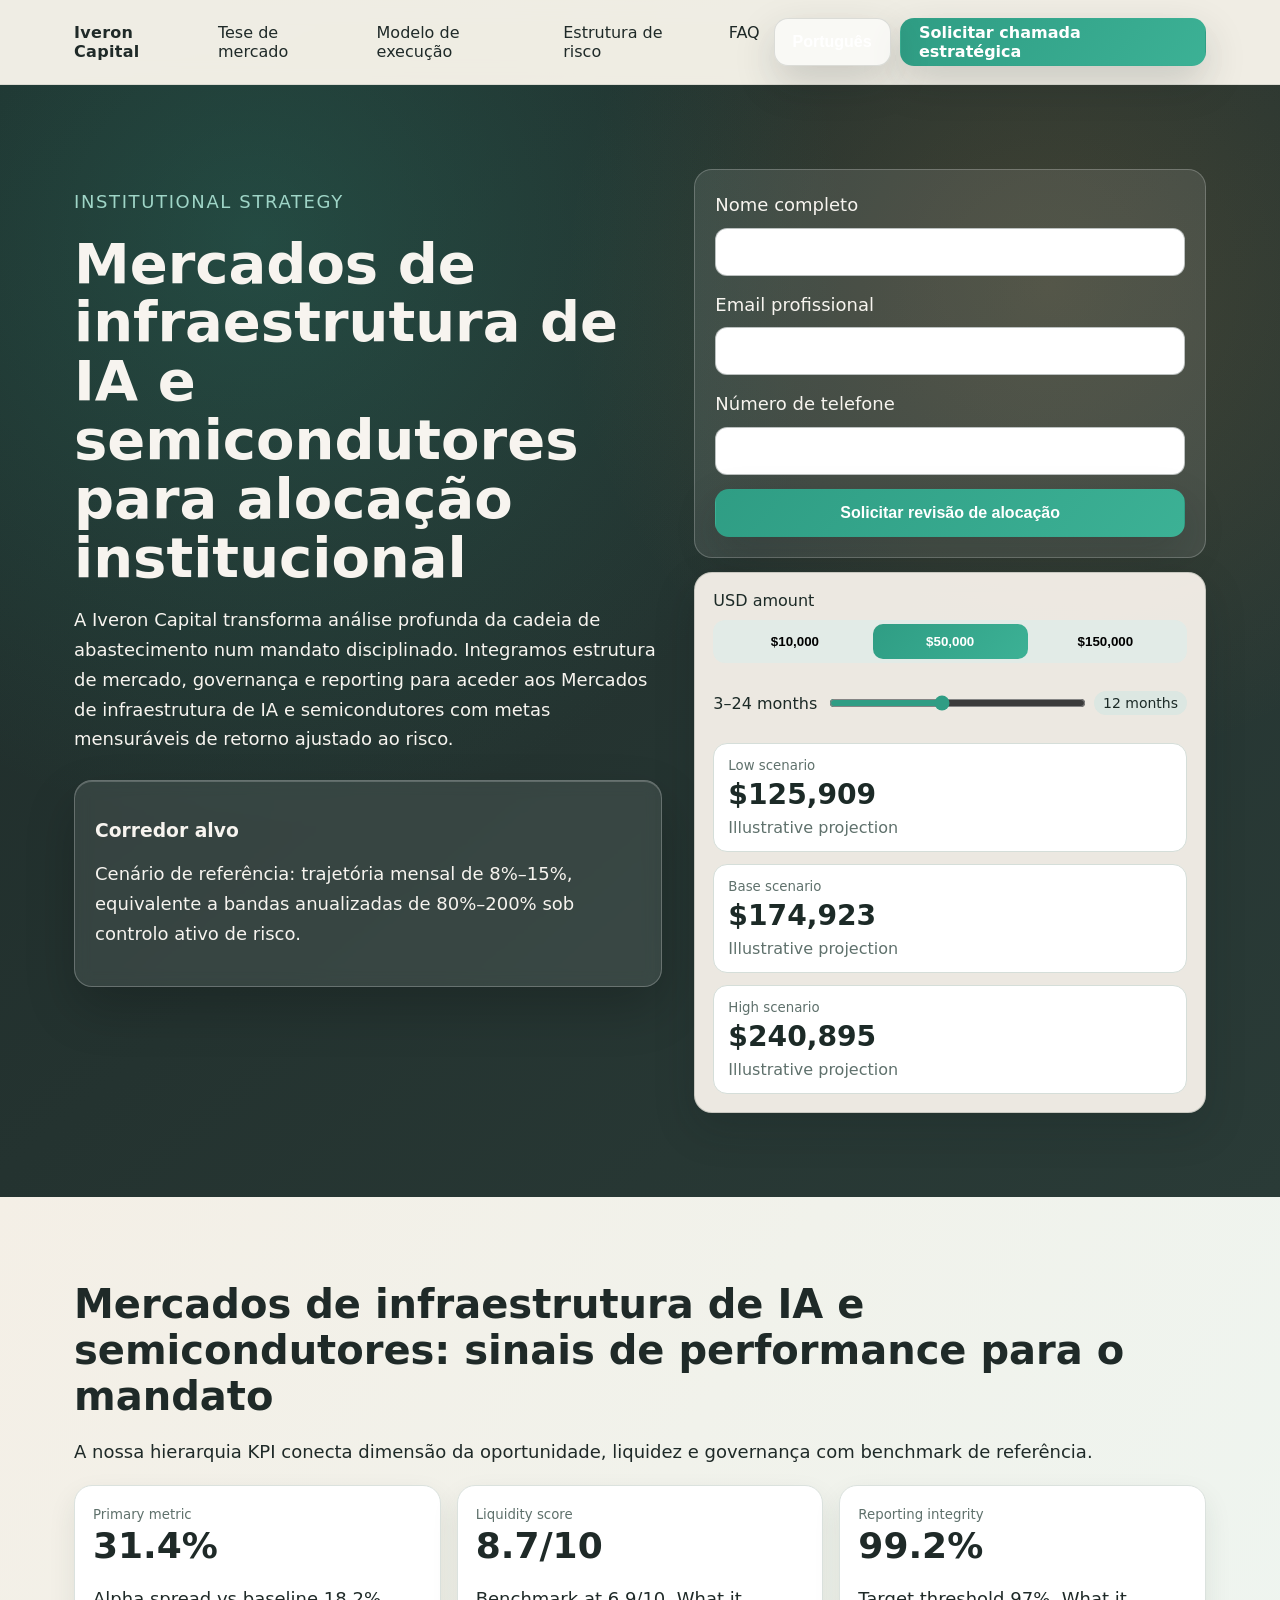
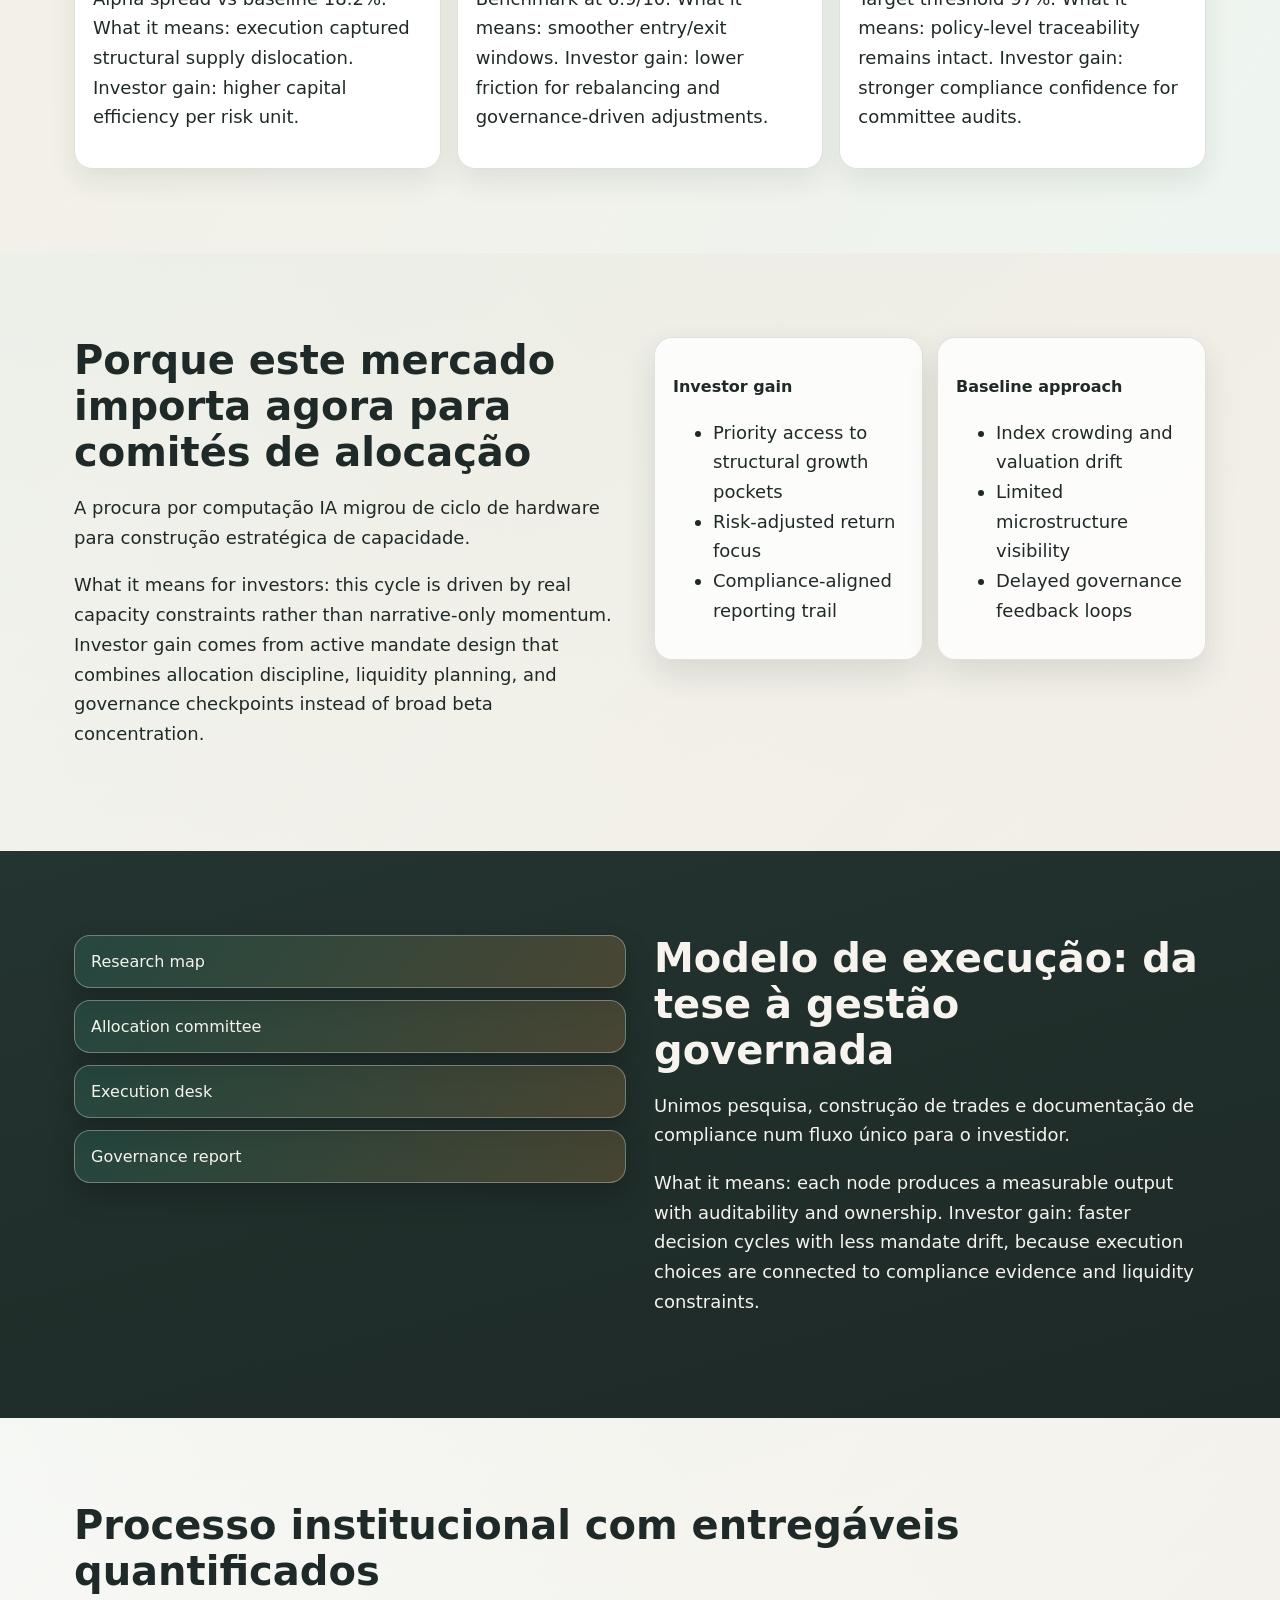
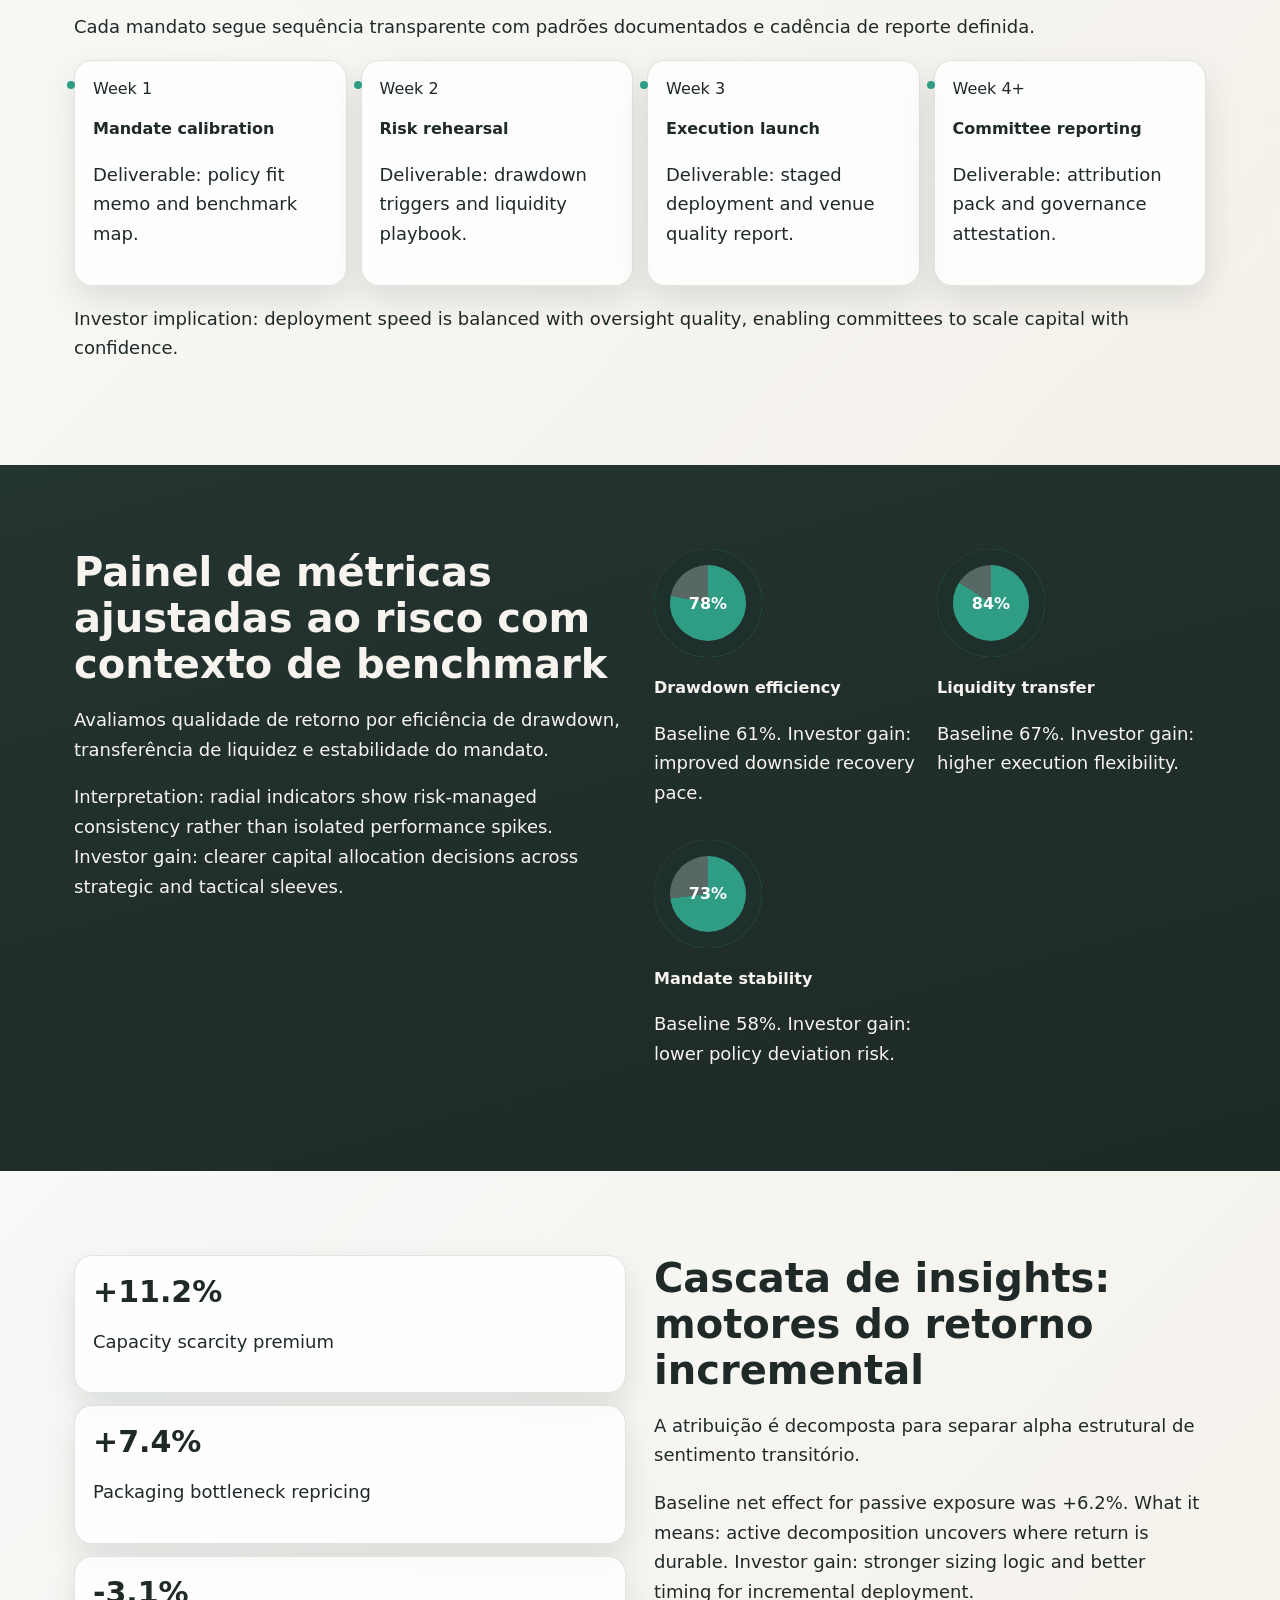
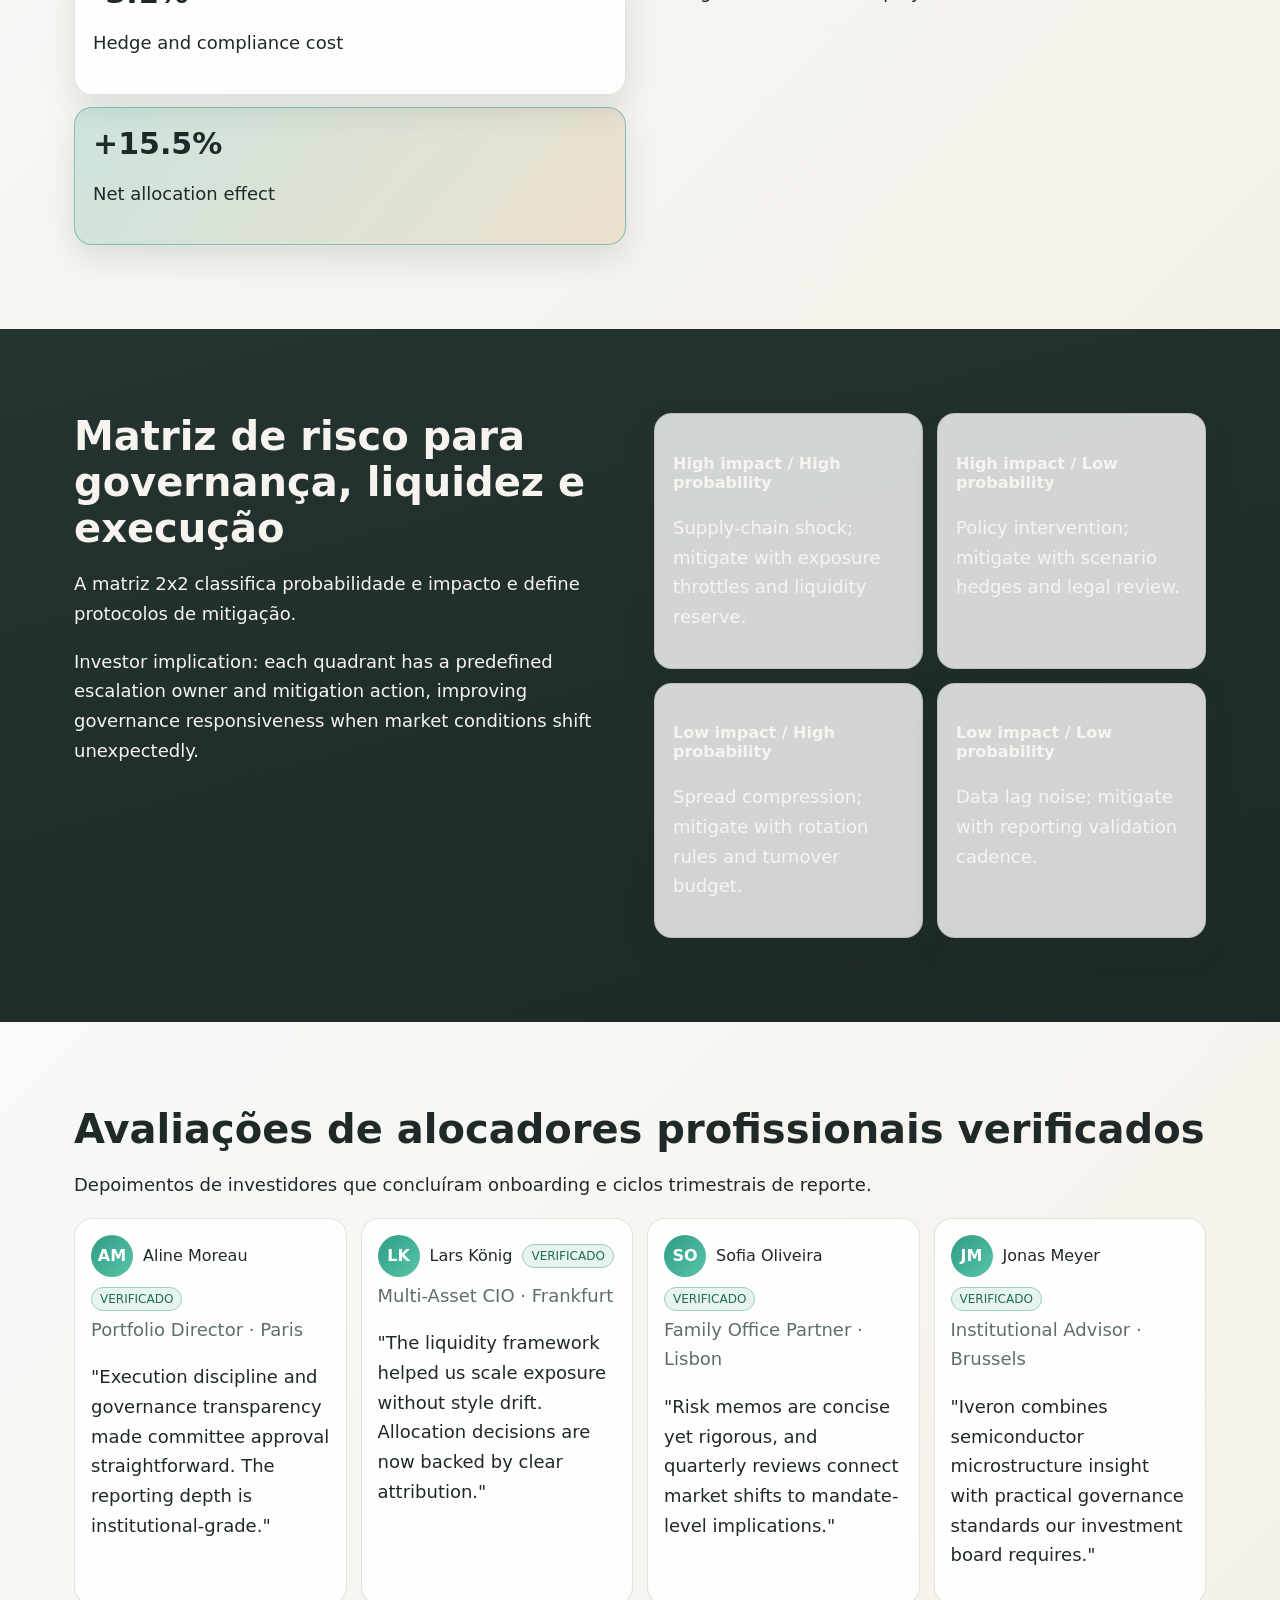
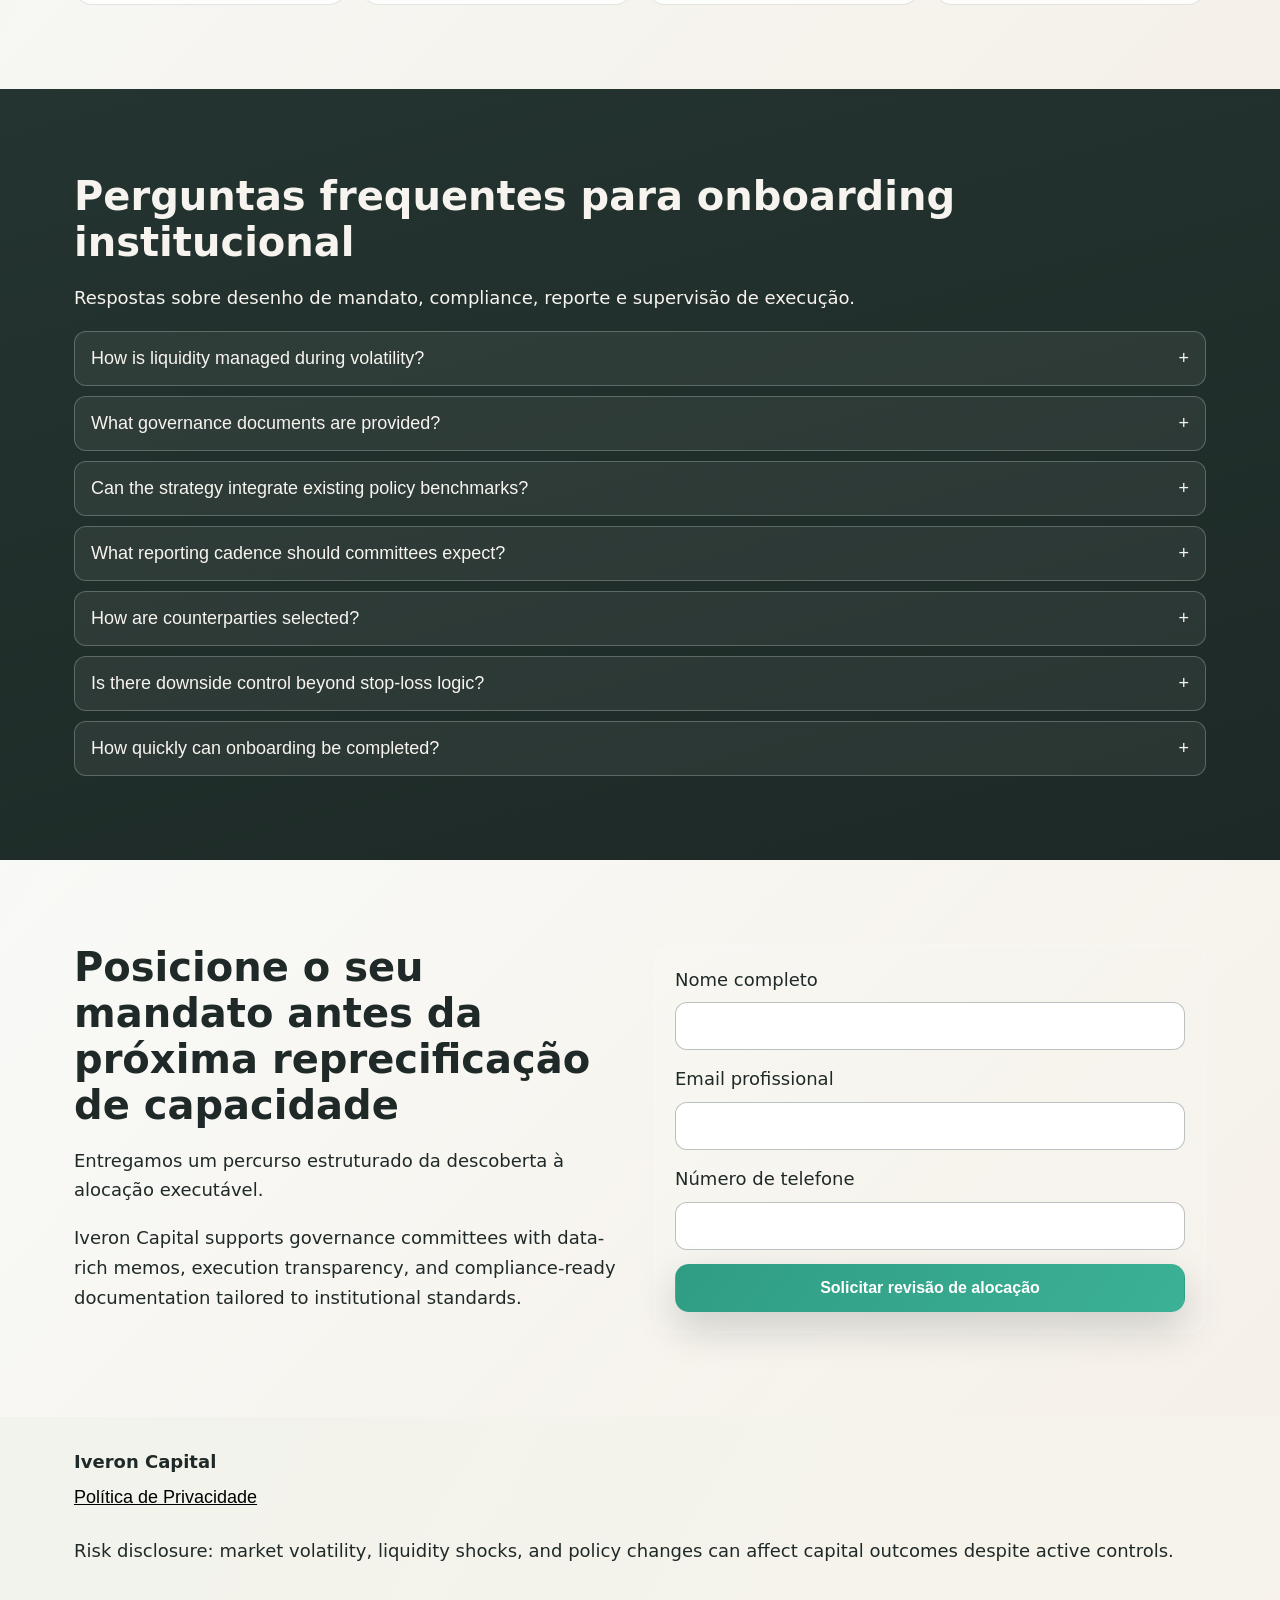
<file: pt/index.html>
<!doctype html>
<html lang="pt">
<head>
  <meta charset="UTF-8" />
  <meta name="viewport" content="width=device-width, initial-scale=1.0" />
  <title>Iveron Capital | Mercados de infraestrutura de IA e semicondutores para alocação institucional</title>
  <meta name="description" content="Iveron Capital oferece inteligência institucional em infraestrutura de IA e semicondutores com governança, execução e controlo de risco." />
  <link rel="canonical" href="https://iveroncapital.com/pt/index.html" />
  <meta property="og:title" content="Iveron Capital | Mercados de infraestrutura de IA e semicondutores para alocação institucional" />
  <meta property="og:description" content="Iveron Capital oferece inteligência institucional em infraestrutura de IA e semicondutores com governança, execução e controlo de risco." />
  <meta property="og:type" content="website" />
  <meta property="og:url" content="https://iveroncapital.com/pt/index.html" />
  <meta property="twitter:card" content="summary_large_image" />
  <meta property="twitter:title" content="Iveron Capital | Mercados de infraestrutura de IA e semicondutores para alocação institucional" />
  <meta property="twitter:description" content="Iveron Capital oferece inteligência institucional em infraestrutura de IA e semicondutores com governança, execução e controlo de risco." />
  <link rel="alternate" hreflang="en" href="https://iveroncapital.com/index.html" />
  <link rel="alternate" hreflang="de" href="https://iveroncapital.com/de/index.html" />
  <link rel="alternate" hreflang="fr" href="https://iveroncapital.com/fr/index.html" />
  <link rel="alternate" hreflang="es" href="https://iveroncapital.com/es/index.html" />
  <link rel="alternate" hreflang="it" href="https://iveroncapital.com/it/index.html" />
  <link rel="alternate" hreflang="tr" href="https://iveroncapital.com/tr/index.html" />
  <link rel="alternate" hreflang="pt" href="https://iveroncapital.com/pt/index.html" />
  <link rel="alternate" hreflang="ja" href="https://iveroncapital.com/jp/index.html" />
  <link rel="alternate" hreflang="sk" href="https://iveroncapital.com/sk/index.html" />
  <link rel="alternate" hreflang="nl-BE" href="https://iveroncapital.com/be/index.html" />
  <link rel="alternate" hreflang="x-default" href="https://iveroncapital.com/index.html" />
  <link rel="stylesheet" href="../assets/style.css" />
  <script defer src="../assets/app.js"></script>
</head>
<body>
  <header class="site-header">
    <div class="container header-layout">
      <a class="brand" href="#top">Iveron Capital</a>
      <nav class="desktop-nav" aria-label="Primary"><a href="#tese-de-mercado">Tese de mercado</a><a href="#modelo-de-execução">Modelo de execução</a><a href="#estrutura-de-risco">Estrutura de risco</a><a href="#faq">FAQ</a></nav>
      <div class="header-actions">
        <div class="lang-wrap" data-dropdown>
          <button class="btn ghost lang-active" aria-haspopup="true" aria-expanded="false">Português</button>
          <div class="lang-menu" role="menu">
            <a href="../index.html"><span class="flag">🇬🇧</span>English</a>
            <a href="../de/index.html"><span class="flag">🇩🇪</span>Deutsch</a>
            <a href="../fr/index.html"><span class="flag">🇫🇷</span>Français</a>
            <a href="../es/index.html"><span class="flag">🇪🇸</span>Español</a>
            <a href="../it/index.html"><span class="flag">🇮🇹</span>Italiano</a>
            <a href="../tr/index.html"><span class="flag">🇹🇷</span>Türkçe</a>
            <a href="../pt/index.html"><span class="flag">🇵🇹</span>Português</a>
            <a href="../jp/index.html"><span class="flag">🇯🇵</span>日本語</a>
            <a href="../sk/index.html"><span class="flag">🇸🇰</span>Slovenčina</a>
            <a href="../be/index.html"><span class="flag">🇧🇪</span>Belgium</a>
          </div>
        </div>
        <a class="btn" href="#final-cta">Solicitar chamada estratégica</a>
        <button class="burger" aria-label="Open menu" aria-expanded="false">☰</button>
      </div>
    </div>
  </header>

  <aside class="drawer" aria-hidden="true">
    <div class="drawer-panel" role="dialog" aria-modal="true">
      <button class="drawer-close" aria-label="Close menu">×</button>
      <nav class="drawer-nav"><a href="#tese-de-mercado">Tese de mercado</a><a href="#modelo-de-execução">Modelo de execução</a><a href="#estrutura-de-risco">Estrutura de risco</a><a href="#faq">FAQ</a></nav>
      <div class="drawer-lang"><a href="../index.html">English</a>
<a href="../de/index.html">Deutsch</a>
<a href="../fr/index.html">Français</a>
<a href="../es/index.html">Español</a>
<a href="../it/index.html">Italiano</a>
<a href="../tr/index.html">Türkçe</a>
<a href="../pt/index.html">Português</a>
<a href="../jp/index.html">日本語</a>
<a href="../sk/index.html">Slovenčina</a>
<a href="../be/index.html">Belgium</a></div>
      <a class="btn" href="#final-cta">Solicitar chamada estratégica</a>
    </div>
  </aside>

  <main id="top">
    <section class="hero section-dark">
      <div class="container hero-grid">
        <div>
          <p class="eyebrow">Institutional Strategy</p>
          <h1>Mercados de infraestrutura de IA e semicondutores para alocação institucional</h1>
          <p>A Iveron Capital transforma análise profunda da cadeia de abastecimento num mandato disciplinado. Integramos estrutura de mercado, governança e reporting para aceder aos Mercados de infraestrutura de IA e semicondutores com metas mensuráveis de retorno ajustado ao risco.</p>
          <article class="target-card glass">
            <h3>Corredor alvo</h3>
            <p>Cenário de referência: trajetória mensal de 8%–15%, equivalente a bandas anualizadas de 80%–200% sob controlo ativo de risco.</p>
          </article>
        </div>
        <div class="hero-right">
          <form class="lead-form" aria-label="Lead form">
            <label>Nome completo<input type="text" required /></label>
            <label>Email profissional<input type="email" required /></label>
            <label>Número de telefone<input type="tel" required /></label>
            <button type="submit" class="btn">Solicitar revisão de alocação</button>
          </form>
          <section class="calculator" aria-label="Projection calculator">
            <div class="calc-row">
              <span>USD amount</span>
              <div class="amount-segments" role="radiogroup">
                <button class="segment" data-amount="10000">$10,000</button>
                <button class="segment active" data-amount="50000">$50,000</button>
                <button class="segment" data-amount="150000">$150,000</button>
              </div>
            </div>
            <div class="calc-row slider-row">
              <span>3–24 months</span>
              <input type="range" min="3" max="24" value="12" class="months" />
              <span class="pill months-value">12 months</span>
            </div>
            <div class="result-grid">
              <article><small>Low scenario</small><strong class="value">$57,569</strong><em>Illustrative projection</em></article>
              <article><small>Base scenario</small><strong class="value">$75,681</strong><em>Illustrative projection</em></article>
              <article><small>High scenario</small><strong class="value">$101,137</strong><em>Illustrative projection</em></article>
            </div>
          </section>
        </div>
      </div>
    </section>

    <section class="kpi-strip" id="market-thesis"><div class="container"><h2>Mercados de infraestrutura de IA e semicondutores: sinais de performance para o mandato</h2><p>A nossa hierarquia KPI conecta dimensão da oportunidade, liquidez e governança com benchmark de referência.</p><div class="kpi-grid"><article><small>Primary metric</small><h3>31.4%</h3><p>Alpha spread vs baseline 18.2%. What it means: execution captured structural supply dislocation. Investor gain: higher capital efficiency per risk unit.</p></article><article><small>Liquidity score</small><h3>8.7/10</h3><p>Benchmark at 6.9/10. What it means: smoother entry/exit windows. Investor gain: lower friction for rebalancing and governance-driven adjustments.</p></article><article><small>Reporting integrity</small><h3>99.2%</h3><p>Target threshold 97%. What it means: policy-level traceability remains intact. Investor gain: stronger compliance confidence for committee audits.</p></article></div></div></section>

    <section class="section-light" id="execution-model"><div class="container split"><div><h2>Porque este mercado importa agora para comités de alocação</h2><p>A procura por computação IA migrou de ciclo de hardware para construção estratégica de capacidade.</p><p>What it means for investors: this cycle is driven by real capacity constraints rather than narrative-only momentum. Investor gain comes from active mandate design that combines allocation discipline, liquidity planning, and governance checkpoints instead of broad beta concentration.</p></div><div class="comparison"><article><h4>Investor gain</h4><ul><li>Priority access to structural growth pockets</li><li>Risk-adjusted return focus</li><li>Compliance-aligned reporting trail</li></ul></article><article><h4>Baseline approach</h4><ul><li>Index crowding and valuation drift</li><li>Limited microstructure visibility</li><li>Delayed governance feedback loops</li></ul></article></div></div></section>

    <section class="section-dark"><div class="container split reverse"><div class="architecture"><div class="node">Research map</div><div class="node">Allocation committee</div><div class="node">Execution desk</div><div class="node">Governance report</div></div><div><h2>Modelo de execução: da tese à gestão governada</h2><p>Unimos pesquisa, construção de trades e documentação de compliance num fluxo único para o investidor.</p><p>What it means: each node produces a measurable output with auditability and ownership. Investor gain: faster decision cycles with less mandate drift, because execution choices are connected to compliance evidence and liquidity constraints.</p></div></div></section>

    <section class="section-light"><div class="container"><h2>Processo institucional com entregáveis quantificados</h2><p>Cada mandato segue sequência transparente com padrões documentados e cadência de reporte definida.</p><div class="timeline"><article><span>Week 1</span><h4>Mandate calibration</h4><p>Deliverable: policy fit memo and benchmark map.</p></article><article><span>Week 2</span><h4>Risk rehearsal</h4><p>Deliverable: drawdown triggers and liquidity playbook.</p></article><article><span>Week 3</span><h4>Execution launch</h4><p>Deliverable: staged deployment and venue quality report.</p></article><article><span>Week 4+</span><h4>Committee reporting</h4><p>Deliverable: attribution pack and governance attestation.</p></article></div><p>Investor implication: deployment speed is balanced with oversight quality, enabling committees to scale capital with confidence.</p></div></section>

    <section class="section-dark" id="risk-framework"><div class="container split"><div><h2>Painel de métricas ajustadas ao risco com contexto de benchmark</h2><p>Avaliamos qualidade de retorno por eficiência de drawdown, transferência de liquidez e estabilidade do mandato.</p><p>Interpretation: radial indicators show risk-managed consistency rather than isolated performance spikes. Investor gain: clearer capital allocation decisions across strategic and tactical sleeves.</p></div><div class="radials"><article><div class="ring" style="--val:78">78%</div><h4>Drawdown efficiency</h4><p>Baseline 61%. Investor gain: improved downside recovery pace.</p></article><article><div class="ring" style="--val:84">84%</div><h4>Liquidity transfer</h4><p>Baseline 67%. Investor gain: higher execution flexibility.</p></article><article><div class="ring" style="--val:73">73%</div><h4>Mandate stability</h4><p>Baseline 58%. Investor gain: lower policy deviation risk.</p></article></div></div></section>

    <section class="section-light"><div class="container split reverse"><div class="waterfall"><div><span>+11.2%</span><p>Capacity scarcity premium</p></div><div><span>+7.4%</span><p>Packaging bottleneck repricing</p></div><div><span>-3.1%</span><p>Hedge and compliance cost</p></div><div class="total"><span>+15.5%</span><p>Net allocation effect</p></div></div><div><h2>Cascata de insights: motores do retorno incremental</h2><p>A atribuição é decomposta para separar alpha estrutural de sentimento transitório.</p><p>Baseline net effect for passive exposure was +6.2%. What it means: active decomposition uncovers where return is durable. Investor gain: stronger sizing logic and better timing for incremental deployment.</p></div></div></section>

    <section class="section-dark"><div class="container split"><div><h2>Matriz de risco para governança, liquidez e execução</h2><p>A matriz 2x2 classifica probabilidade e impacto e define protocolos de mitigação.</p><p>Investor implication: each quadrant has a predefined escalation owner and mitigation action, improving governance responsiveness when market conditions shift unexpectedly.</p></div><div class="risk-matrix"><div><h4>High impact / High probability</h4><p>Supply-chain shock; mitigate with exposure throttles and liquidity reserve.</p></div><div><h4>High impact / Low probability</h4><p>Policy intervention; mitigate with scenario hedges and legal review.</p></div><div><h4>Low impact / High probability</h4><p>Spread compression; mitigate with rotation rules and turnover budget.</p></div><div><h4>Low impact / Low probability</h4><p>Data lag noise; mitigate with reporting validation cadence.</p></div></div></div></section>

    <section class="section-light"><div class="container"><h2>Avaliações de alocadores profissionais verificados</h2><p>Depoimentos de investidores que concluíram onboarding e ciclos trimestrais de reporte.</p><div class="reviews-grid"><article class="review-card"><div class="review-top"><div class="avatar">AM</div><div class="person">Aline Moreau</div><span class="verified">VERIFICADO</span></div><p class="role">Portfolio Director · Paris</p><p>"Execution discipline and governance transparency made committee approval straightforward. The reporting depth is institutional-grade."</p></article><article class="review-card"><div class="review-top"><div class="avatar">LK</div><div class="person">Lars König</div><span class="verified">VERIFICADO</span></div><p class="role">Multi-Asset CIO · Frankfurt</p><p>"The liquidity framework helped us scale exposure without style drift. Allocation decisions are now backed by clear attribution."</p></article><article class="review-card"><div class="review-top"><div class="avatar">SO</div><div class="person">Sofia Oliveira</div><span class="verified">VERIFICADO</span></div><p class="role">Family Office Partner · Lisbon</p><p>"Risk memos are concise yet rigorous, and quarterly reviews connect market shifts to mandate-level implications."</p></article><article class="review-card"><div class="review-top"><div class="avatar">JM</div><div class="person">Jonas Meyer</div><span class="verified">VERIFICADO</span></div><p class="role">Institutional Advisor · Brussels</p><p>"Iveron combines semiconductor microstructure insight with practical governance standards our investment board requires."</p></article></div></div></section>

    <section class="section-dark" id="faq"><div class="container"><h2>Perguntas frequentes para onboarding institucional</h2><p>Respostas sobre desenho de mandato, compliance, reporte e supervisão de execução.</p><div class="faq"><div class="faq-item"><button class="faq-question" aria-expanded="false">How is liquidity managed during volatility?<span>+</span></button><div class="faq-answer"><p>Execution windows are pre-defined with venue depth thresholds and maximum slippage tolerances. If market depth degrades, exposure is staged and committee notifications are issued with an updated liquidity map.</p></div></div><div class="faq-item"><button class="faq-question" aria-expanded="false">What governance documents are provided?<span>+</span></button><div class="faq-answer"><p>Investors receive mandate charters, risk limits, decision logs, and monthly compliance attestations. Quarterly reviews include attribution, exposure drift analysis, and policy adherence checks.</p></div></div><div class="faq-item"><button class="faq-question" aria-expanded="false">Can the strategy integrate existing policy benchmarks?<span>+</span></button><div class="faq-answer"><p>Yes. We map your existing benchmarks and IPS constraints directly into sizing logic, turnover limits, and reporting templates to preserve mandate fit.</p></div></div><div class="faq-item"><button class="faq-question" aria-expanded="false">What reporting cadence should committees expect?<span>+</span></button><div class="faq-answer"><p>A monthly institutional report and a quarterly strategy review are standard. High-volatility periods trigger interim governance notes with risk actions and execution rationale.</p></div></div><div class="faq-item"><button class="faq-question" aria-expanded="false">How are counterparties selected?<span>+</span></button><div class="faq-answer"><p>Counterparties are selected through a governance filter covering balance-sheet quality, operational resilience, and execution quality statistics.</p></div></div><div class="faq-item"><button class="faq-question" aria-expanded="false">Is there downside control beyond stop-loss logic?<span>+</span></button><div class="faq-answer"><p>Yes. Drawdown controls include exposure throttles, liquidity buffers, and factor concentration caps. Position sizing is reduced when correlated stress signals rise.</p></div></div><div class="faq-item"><button class="faq-question" aria-expanded="false">How quickly can onboarding be completed?<span>+</span></button><div class="faq-answer"><p>Most professional investors complete legal and operational onboarding in two to four weeks, depending on internal approval cycles and jurisdictional requirements.</p></div></div></div></div></section>

    <section class="final-cta section-light" id="final-cta"><div class="container split"><div><h2>Posicione o seu mandato antes da próxima reprecificação de capacidade</h2><p>Entregamos um percurso estruturado da descoberta à alocação executável.</p><p>Iveron Capital supports governance committees with data-rich memos, execution transparency, and compliance-ready documentation tailored to institutional standards.</p></div><form class="lead-form" aria-label="Final lead form"><label>Nome completo<input type="text" required /></label><label>Email profissional<input type="email" required /></label><label>Número de telefone<input type="tel" required /></label><button type="submit" class="btn">Solicitar revisão de alocação</button></form></div></section>
  </main>

  <footer class="site-footer"><div class="container footer-layout"><strong>Iveron Capital</strong><button class="privacy-link" data-modal-open>Política de Privacidade</button><p>Risk disclosure: market volatility, liquidity shocks, and policy changes can affect capital outcomes despite active controls.</p></div></footer>

  <div class="modal" aria-hidden="true" data-modal>
    <div class="modal-panel" role="dialog" aria-modal="true" aria-labelledby="privacy-title">
      <button class="modal-x" data-modal-close aria-label="Close">×</button>
      <h3 id="privacy-title">Política de Privacidade</h3>
      <div class="modal-body"><p>Introduction: Iveron Capital processes professional investor data to deliver regulated communication, strategy material, and onboarding workflows.</p><p>Data collection: we collect identity, contact, mandate preference, interaction logs, and compliance records required for institutional services.</p><p>Legal basis: processing relies on contractual necessity, legitimate interest, and legal obligations tied to financial regulation and audit standards.</p><p>Cookies: essential cookies support security and session continuity; analytics cookies measure content relevance and can be controlled by browser settings.</p><p>Retention: records are retained according to regulatory periods and deleted or anonymized when no longer required.</p><p>Third-party sharing: data may be shared with vetted legal, technology, and reporting partners under confidentiality and security agreements.</p><p>Security: encryption, access control, monitoring, and periodic governance reviews protect investor information against unauthorized access.</p><p>User rights: investors can request access, correction, portability, restriction, or deletion where legally applicable.</p><p>International transfers: cross-border transfers use contractual safeguards and jurisdictional risk controls.</p><p>Industry risk disclosure: investment outcomes depend on market liquidity, execution quality, and macro policy shifts; no return is guaranteed.</p><p>Contact: privacy@iveroncapital.com for rights requests and compliance inquiries.</p></div>
      <div class="modal-footer"><button class="btn ghost" data-modal-close>Fechar</button></div>
    </div>
  </div>

  <script type="application/ld+json">{"@context":"https://schema.org","@graph":[{"@type":"Organization","name":"Iveron Capital","url":"https://iveroncapital.com"},{"@type":"WebSite","name":"Iveron Capital","url":"https://iveroncapital.com/pt/index.html"},{"@type":"FAQPage","mainEntity":[{"@type":"Question","name":"How is liquidity managed during volatility?","acceptedAnswer":{"@type":"Answer","text":"Execution windows are pre-defined with venue depth thresholds and maximum slippage tolerances. If market depth degrades, exposure is staged and committee notifications are issued with an updated liquidity map."}}]},{"@type":"Review","author":{"@type":"Person","name":"Aline Moreau"},"reviewBody":"Institutional reporting and execution discipline exceeded our committee standards.","itemReviewed":{"@type":"Organization","name":"Iveron Capital"}}]}</script>
</body>
</html>
</file>
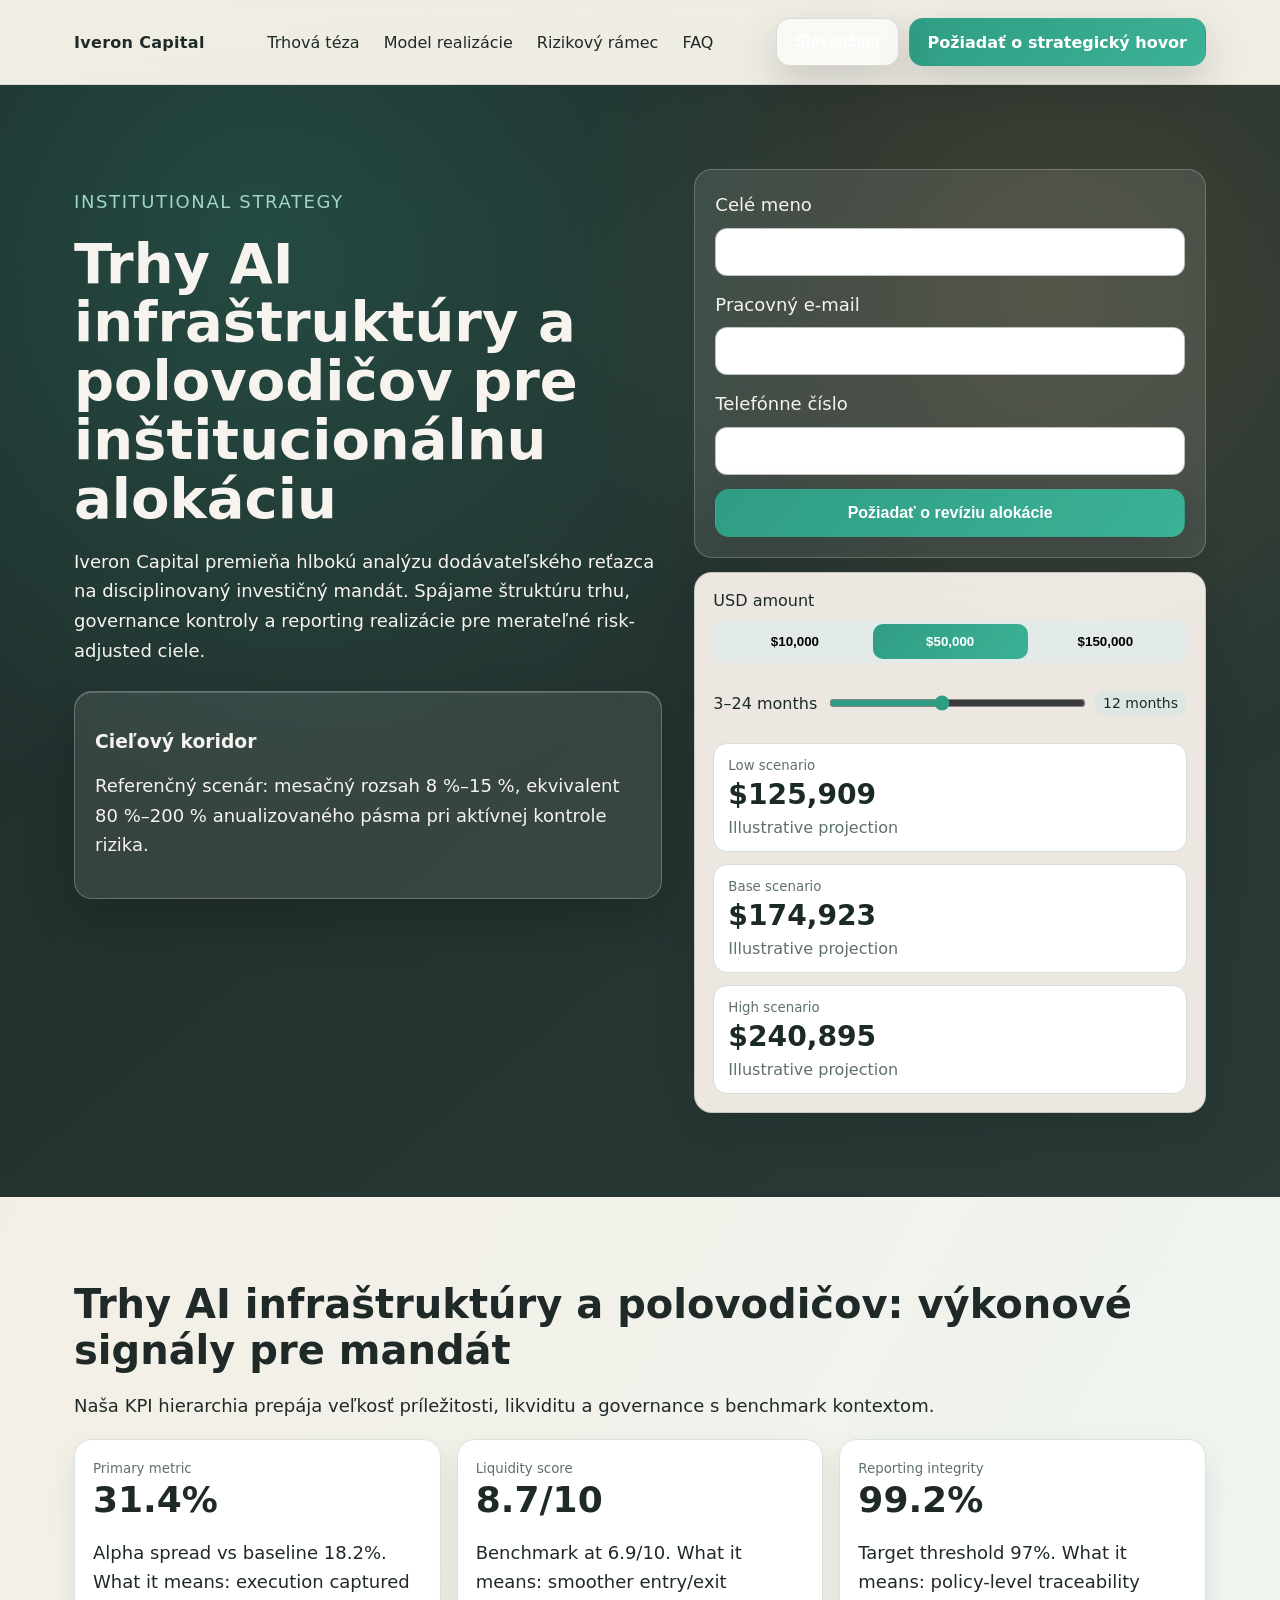
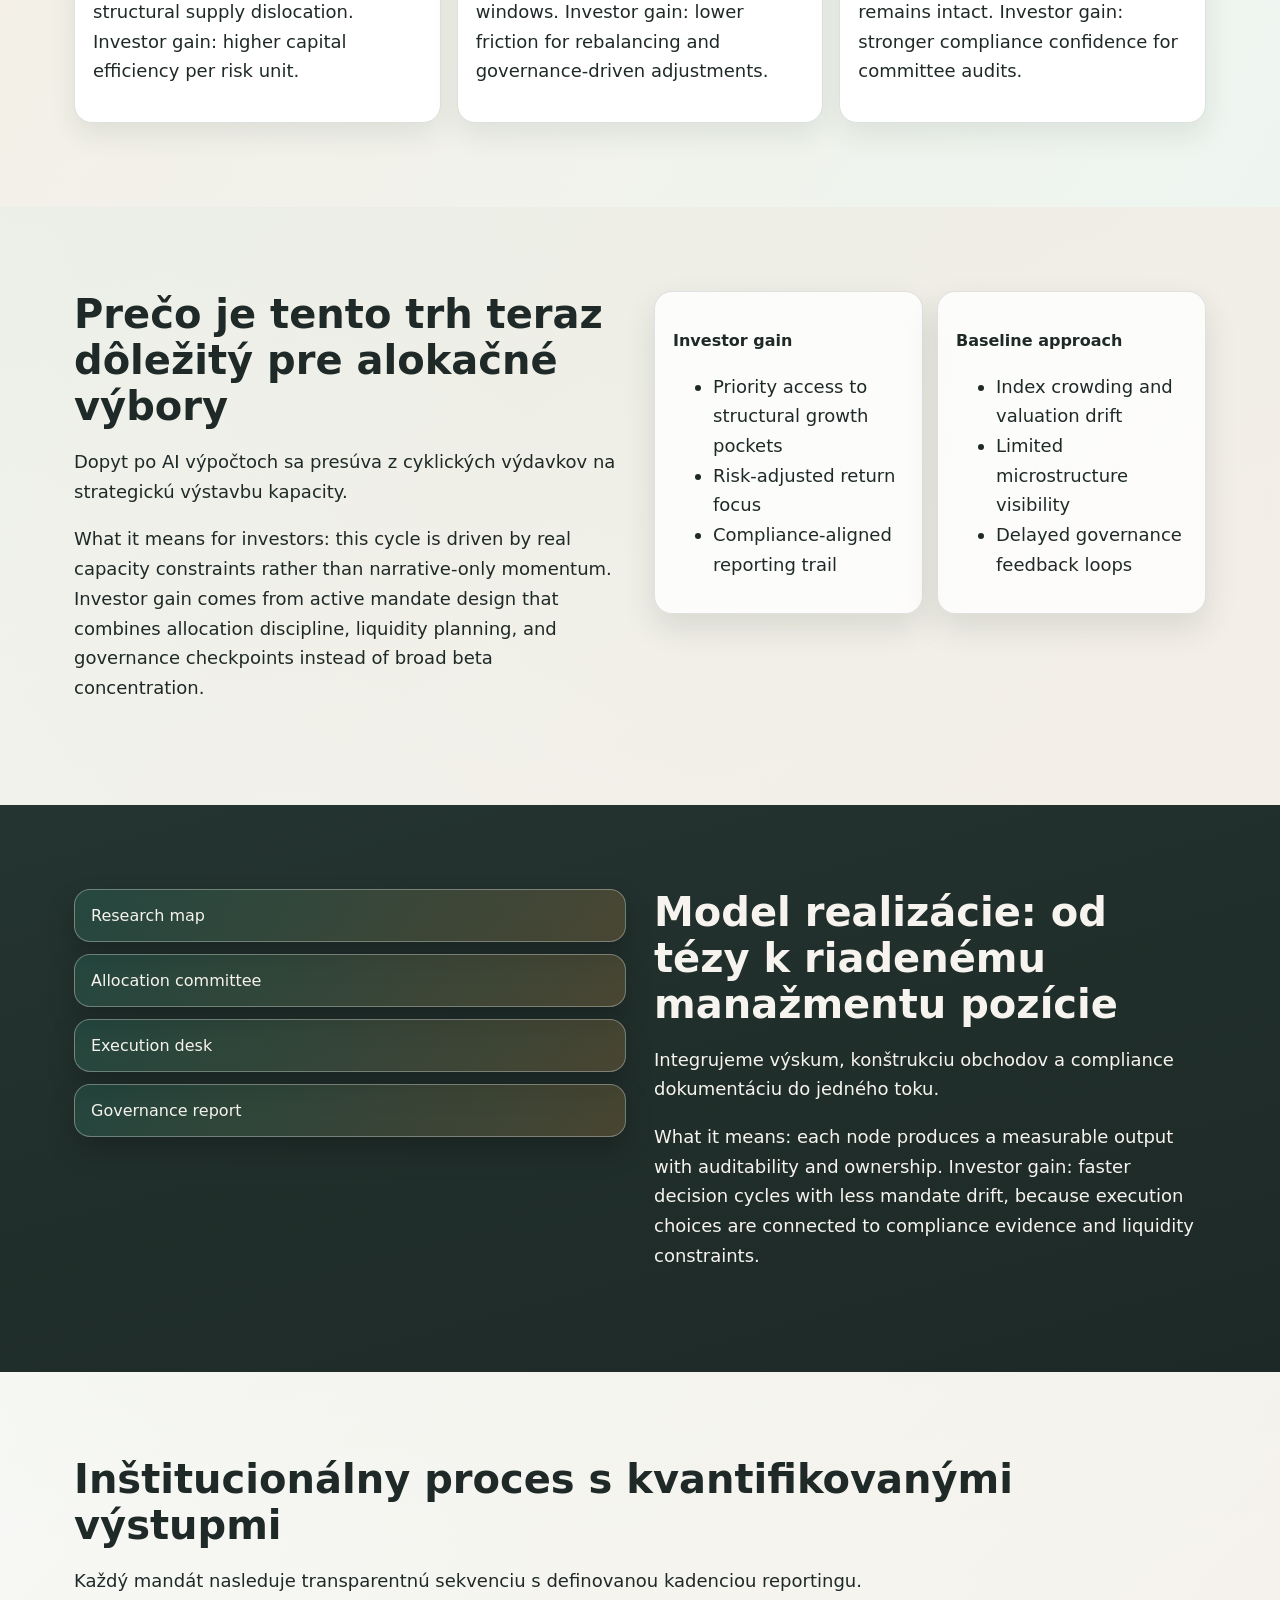
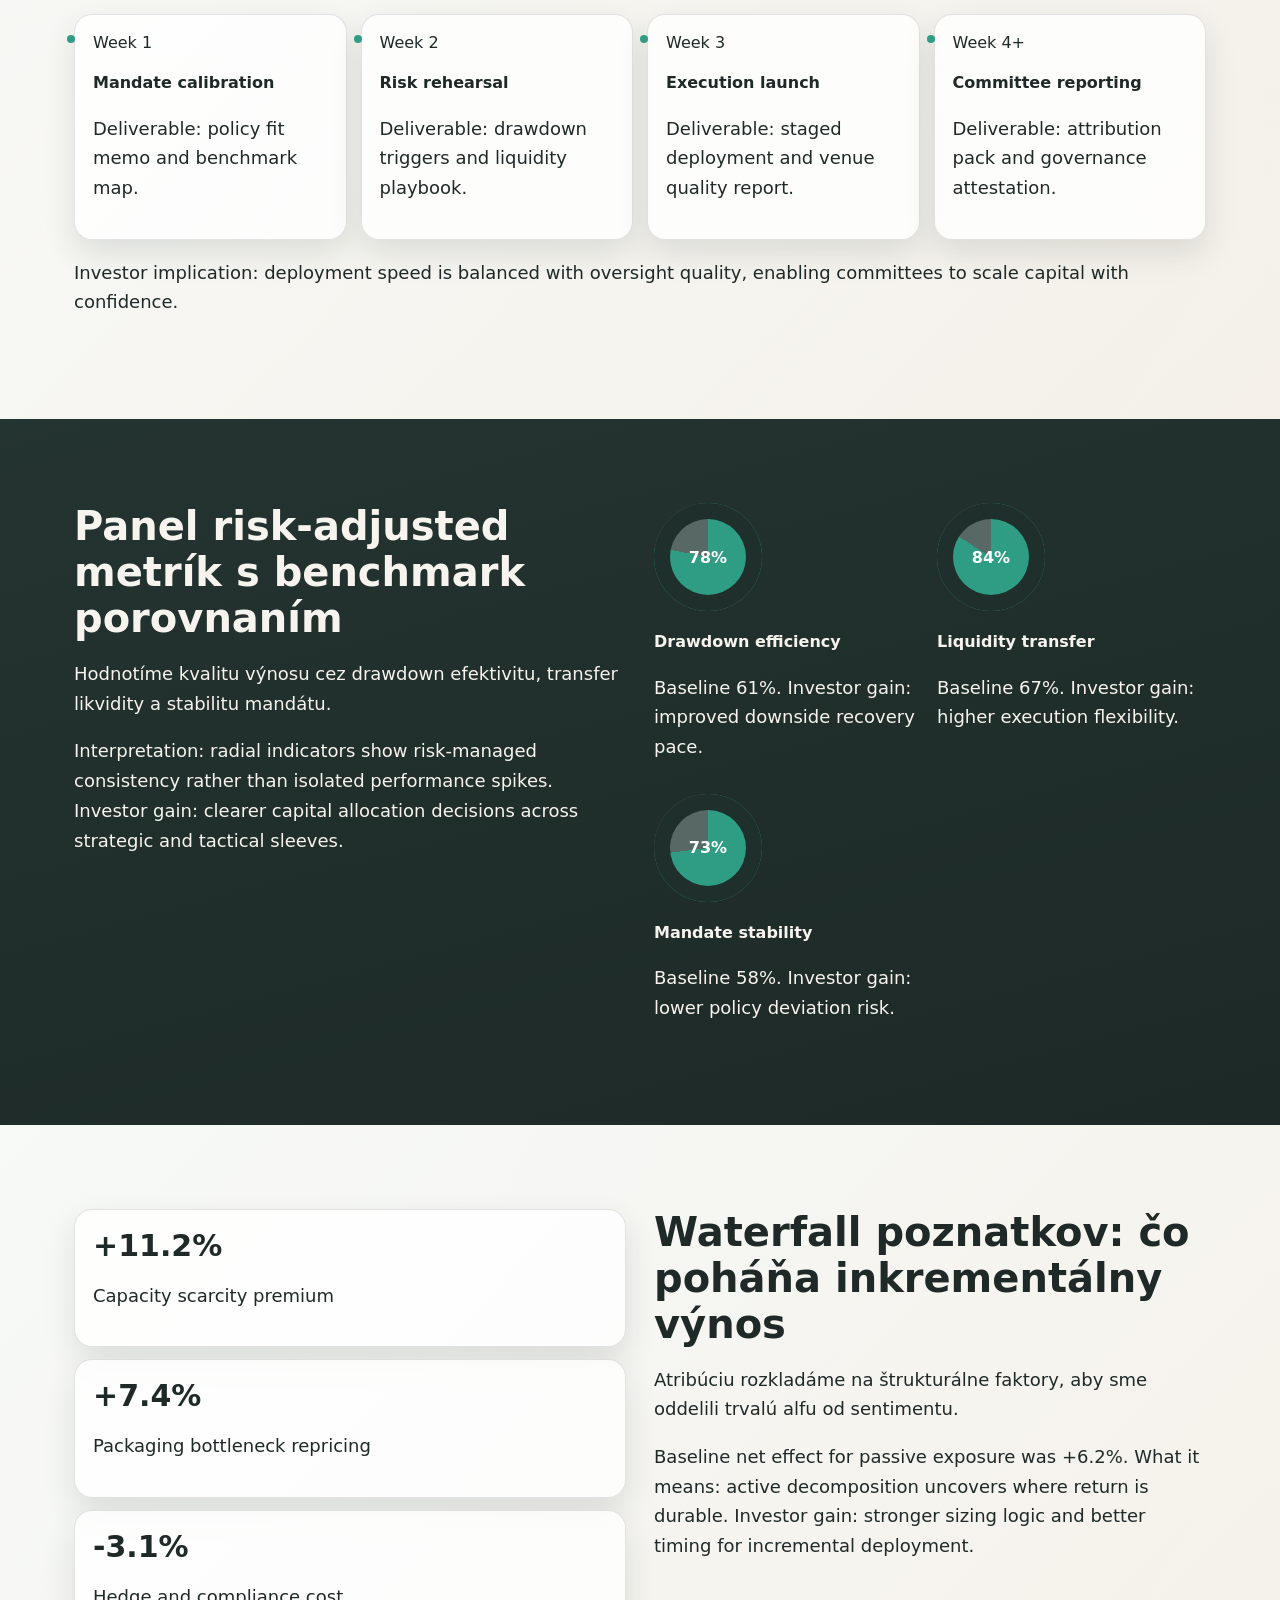
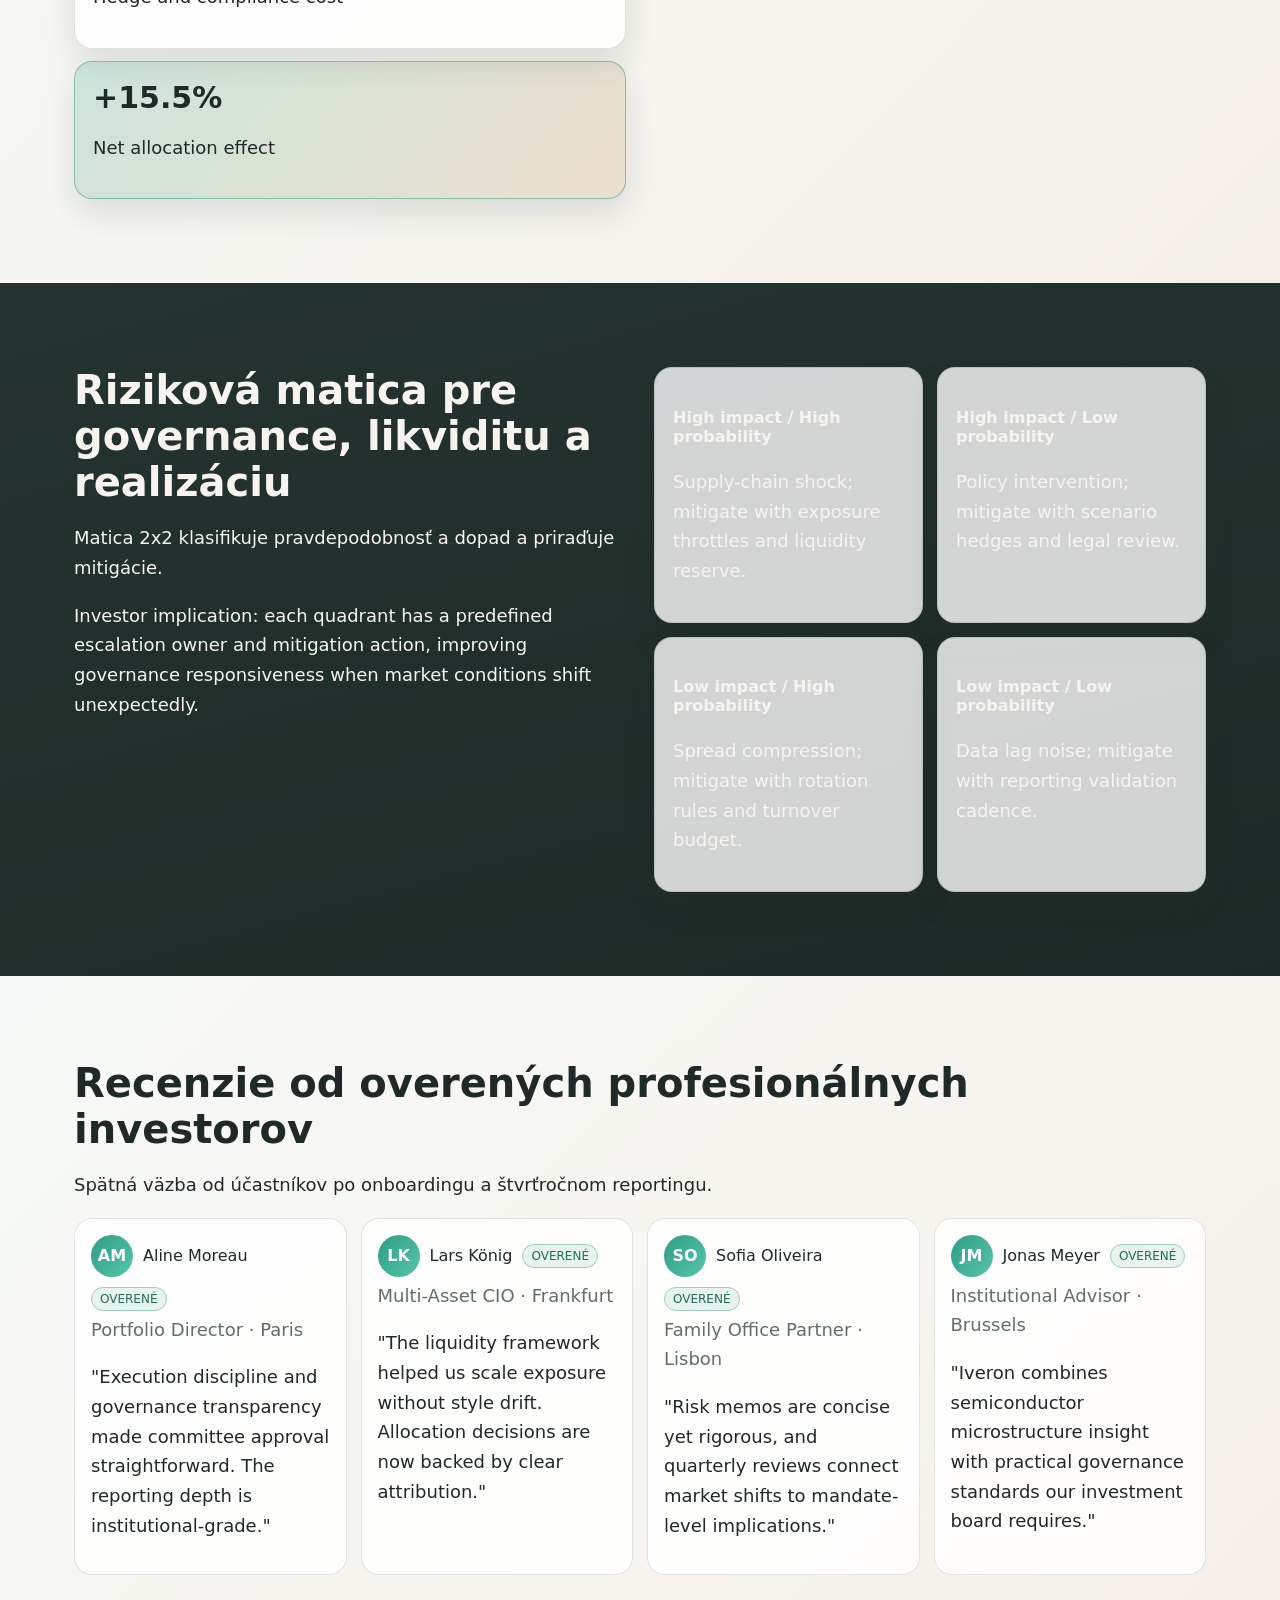
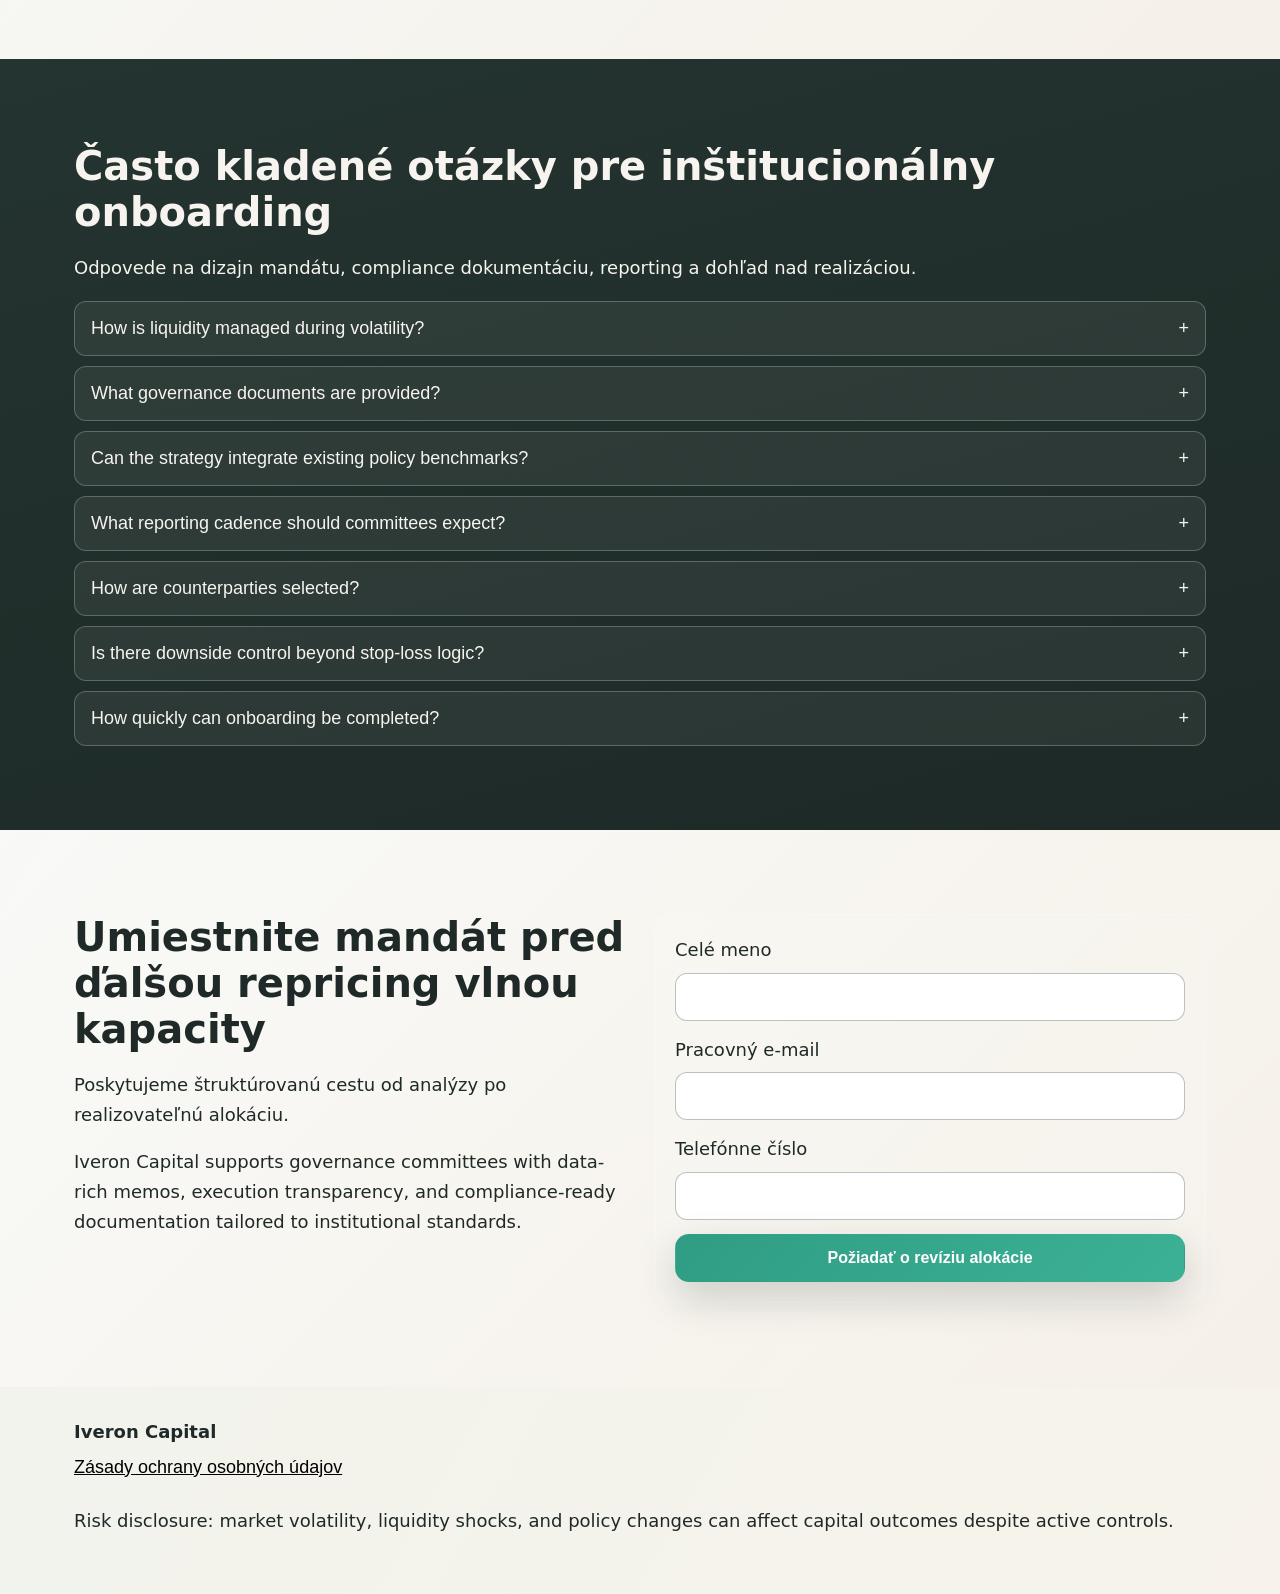
<file: sk/index.html>
<!doctype html>
<html lang="sk">
<head>
  <meta charset="UTF-8" />
  <meta name="viewport" content="width=device-width, initial-scale=1.0" />
  <title>Iveron Capital | Trhy AI infraštruktúry a polovodičov pre inštitucionálnu alokáciu</title>
  <meta name="description" content="Iveron Capital poskytuje inštitucionálnu inteligenciu pre trhy AI infraštruktúry a polovodičov s dôrazom na governance a kontrolu rizika." />
  <link rel="canonical" href="https://iveroncapital.com/sk/index.html" />
  <meta property="og:title" content="Iveron Capital | Trhy AI infraštruktúry a polovodičov pre inštitucionálnu alokáciu" />
  <meta property="og:description" content="Iveron Capital poskytuje inštitucionálnu inteligenciu pre trhy AI infraštruktúry a polovodičov s dôrazom na governance a kontrolu rizika." />
  <meta property="og:type" content="website" />
  <meta property="og:url" content="https://iveroncapital.com/sk/index.html" />
  <meta property="twitter:card" content="summary_large_image" />
  <meta property="twitter:title" content="Iveron Capital | Trhy AI infraštruktúry a polovodičov pre inštitucionálnu alokáciu" />
  <meta property="twitter:description" content="Iveron Capital poskytuje inštitucionálnu inteligenciu pre trhy AI infraštruktúry a polovodičov s dôrazom na governance a kontrolu rizika." />
  <link rel="alternate" hreflang="en" href="https://iveroncapital.com/index.html" />
  <link rel="alternate" hreflang="de" href="https://iveroncapital.com/de/index.html" />
  <link rel="alternate" hreflang="fr" href="https://iveroncapital.com/fr/index.html" />
  <link rel="alternate" hreflang="es" href="https://iveroncapital.com/es/index.html" />
  <link rel="alternate" hreflang="it" href="https://iveroncapital.com/it/index.html" />
  <link rel="alternate" hreflang="tr" href="https://iveroncapital.com/tr/index.html" />
  <link rel="alternate" hreflang="pt" href="https://iveroncapital.com/pt/index.html" />
  <link rel="alternate" hreflang="ja" href="https://iveroncapital.com/jp/index.html" />
  <link rel="alternate" hreflang="sk" href="https://iveroncapital.com/sk/index.html" />
  <link rel="alternate" hreflang="nl-BE" href="https://iveroncapital.com/be/index.html" />
  <link rel="alternate" hreflang="x-default" href="https://iveroncapital.com/index.html" />
  <link rel="stylesheet" href="../assets/style.css" />
  <script defer src="../assets/app.js"></script>
</head>
<body>
  <header class="site-header">
    <div class="container header-layout">
      <a class="brand" href="#top">Iveron Capital</a>
      <nav class="desktop-nav" aria-label="Primary"><a href="#trhová-téza">Trhová téza</a><a href="#model-realizácie">Model realizácie</a><a href="#rizikový-rámec">Rizikový rámec</a><a href="#faq">FAQ</a></nav>
      <div class="header-actions">
        <div class="lang-wrap" data-dropdown>
          <button class="btn ghost lang-active" aria-haspopup="true" aria-expanded="false">Slovenčina</button>
          <div class="lang-menu" role="menu">
            <a href="../index.html"><span class="flag">🇬🇧</span>English</a>
            <a href="../de/index.html"><span class="flag">🇩🇪</span>Deutsch</a>
            <a href="../fr/index.html"><span class="flag">🇫🇷</span>Français</a>
            <a href="../es/index.html"><span class="flag">🇪🇸</span>Español</a>
            <a href="../it/index.html"><span class="flag">🇮🇹</span>Italiano</a>
            <a href="../tr/index.html"><span class="flag">🇹🇷</span>Türkçe</a>
            <a href="../pt/index.html"><span class="flag">🇵🇹</span>Português</a>
            <a href="../jp/index.html"><span class="flag">🇯🇵</span>日本語</a>
            <a href="../sk/index.html"><span class="flag">🇸🇰</span>Slovenčina</a>
            <a href="../be/index.html"><span class="flag">🇧🇪</span>Belgium</a>
          </div>
        </div>
        <a class="btn" href="#final-cta">Požiadať o strategický hovor</a>
        <button class="burger" aria-label="Open menu" aria-expanded="false">☰</button>
      </div>
    </div>
  </header>

  <aside class="drawer" aria-hidden="true">
    <div class="drawer-panel" role="dialog" aria-modal="true">
      <button class="drawer-close" aria-label="Close menu">×</button>
      <nav class="drawer-nav"><a href="#trhová-téza">Trhová téza</a><a href="#model-realizácie">Model realizácie</a><a href="#rizikový-rámec">Rizikový rámec</a><a href="#faq">FAQ</a></nav>
      <div class="drawer-lang"><a href="../index.html">English</a>
<a href="../de/index.html">Deutsch</a>
<a href="../fr/index.html">Français</a>
<a href="../es/index.html">Español</a>
<a href="../it/index.html">Italiano</a>
<a href="../tr/index.html">Türkçe</a>
<a href="../pt/index.html">Português</a>
<a href="../jp/index.html">日本語</a>
<a href="../sk/index.html">Slovenčina</a>
<a href="../be/index.html">Belgium</a></div>
      <a class="btn" href="#final-cta">Požiadať o strategický hovor</a>
    </div>
  </aside>

  <main id="top">
    <section class="hero section-dark">
      <div class="container hero-grid">
        <div>
          <p class="eyebrow">Institutional Strategy</p>
          <h1>Trhy AI infraštruktúry a polovodičov pre inštitucionálnu alokáciu</h1>
          <p>Iveron Capital premieňa hlbokú analýzu dodávateľského reťazca na disciplinovaný investičný mandát. Spájame štruktúru trhu, governance kontroly a reporting realizácie pre merateľné risk-adjusted ciele.</p>
          <article class="target-card glass">
            <h3>Cieľový koridor</h3>
            <p>Referenčný scenár: mesačný rozsah 8 %–15 %, ekvivalent 80 %–200 % anualizovaného pásma pri aktívnej kontrole rizika.</p>
          </article>
        </div>
        <div class="hero-right">
          <form class="lead-form" aria-label="Lead form">
            <label>Celé meno<input type="text" required /></label>
            <label>Pracovný e-mail<input type="email" required /></label>
            <label>Telefónne číslo<input type="tel" required /></label>
            <button type="submit" class="btn">Požiadať o revíziu alokácie</button>
          </form>
          <section class="calculator" aria-label="Projection calculator">
            <div class="calc-row">
              <span>USD amount</span>
              <div class="amount-segments" role="radiogroup">
                <button class="segment" data-amount="10000">$10,000</button>
                <button class="segment active" data-amount="50000">$50,000</button>
                <button class="segment" data-amount="150000">$150,000</button>
              </div>
            </div>
            <div class="calc-row slider-row">
              <span>3–24 months</span>
              <input type="range" min="3" max="24" value="12" class="months" />
              <span class="pill months-value">12 months</span>
            </div>
            <div class="result-grid">
              <article><small>Low scenario</small><strong class="value">$57,569</strong><em>Illustrative projection</em></article>
              <article><small>Base scenario</small><strong class="value">$75,681</strong><em>Illustrative projection</em></article>
              <article><small>High scenario</small><strong class="value">$101,137</strong><em>Illustrative projection</em></article>
            </div>
          </section>
        </div>
      </div>
    </section>

    <section class="kpi-strip" id="market-thesis"><div class="container"><h2>Trhy AI infraštruktúry a polovodičov: výkonové signály pre mandát</h2><p>Naša KPI hierarchia prepája veľkosť príležitosti, likviditu a governance s benchmark kontextom.</p><div class="kpi-grid"><article><small>Primary metric</small><h3>31.4%</h3><p>Alpha spread vs baseline 18.2%. What it means: execution captured structural supply dislocation. Investor gain: higher capital efficiency per risk unit.</p></article><article><small>Liquidity score</small><h3>8.7/10</h3><p>Benchmark at 6.9/10. What it means: smoother entry/exit windows. Investor gain: lower friction for rebalancing and governance-driven adjustments.</p></article><article><small>Reporting integrity</small><h3>99.2%</h3><p>Target threshold 97%. What it means: policy-level traceability remains intact. Investor gain: stronger compliance confidence for committee audits.</p></article></div></div></section>

    <section class="section-light" id="execution-model"><div class="container split"><div><h2>Prečo je tento trh teraz dôležitý pre alokačné výbory</h2><p>Dopyt po AI výpočtoch sa presúva z cyklických výdavkov na strategickú výstavbu kapacity.</p><p>What it means for investors: this cycle is driven by real capacity constraints rather than narrative-only momentum. Investor gain comes from active mandate design that combines allocation discipline, liquidity planning, and governance checkpoints instead of broad beta concentration.</p></div><div class="comparison"><article><h4>Investor gain</h4><ul><li>Priority access to structural growth pockets</li><li>Risk-adjusted return focus</li><li>Compliance-aligned reporting trail</li></ul></article><article><h4>Baseline approach</h4><ul><li>Index crowding and valuation drift</li><li>Limited microstructure visibility</li><li>Delayed governance feedback loops</li></ul></article></div></div></section>

    <section class="section-dark"><div class="container split reverse"><div class="architecture"><div class="node">Research map</div><div class="node">Allocation committee</div><div class="node">Execution desk</div><div class="node">Governance report</div></div><div><h2>Model realizácie: od tézy k riadenému manažmentu pozície</h2><p>Integrujeme výskum, konštrukciu obchodov a compliance dokumentáciu do jedného toku.</p><p>What it means: each node produces a measurable output with auditability and ownership. Investor gain: faster decision cycles with less mandate drift, because execution choices are connected to compliance evidence and liquidity constraints.</p></div></div></section>

    <section class="section-light"><div class="container"><h2>Inštitucionálny proces s kvantifikovanými výstupmi</h2><p>Každý mandát nasleduje transparentnú sekvenciu s definovanou kadenciou reportingu.</p><div class="timeline"><article><span>Week 1</span><h4>Mandate calibration</h4><p>Deliverable: policy fit memo and benchmark map.</p></article><article><span>Week 2</span><h4>Risk rehearsal</h4><p>Deliverable: drawdown triggers and liquidity playbook.</p></article><article><span>Week 3</span><h4>Execution launch</h4><p>Deliverable: staged deployment and venue quality report.</p></article><article><span>Week 4+</span><h4>Committee reporting</h4><p>Deliverable: attribution pack and governance attestation.</p></article></div><p>Investor implication: deployment speed is balanced with oversight quality, enabling committees to scale capital with confidence.</p></div></section>

    <section class="section-dark" id="risk-framework"><div class="container split"><div><h2>Panel risk-adjusted metrík s benchmark porovnaním</h2><p>Hodnotíme kvalitu výnosu cez drawdown efektivitu, transfer likvidity a stabilitu mandátu.</p><p>Interpretation: radial indicators show risk-managed consistency rather than isolated performance spikes. Investor gain: clearer capital allocation decisions across strategic and tactical sleeves.</p></div><div class="radials"><article><div class="ring" style="--val:78">78%</div><h4>Drawdown efficiency</h4><p>Baseline 61%. Investor gain: improved downside recovery pace.</p></article><article><div class="ring" style="--val:84">84%</div><h4>Liquidity transfer</h4><p>Baseline 67%. Investor gain: higher execution flexibility.</p></article><article><div class="ring" style="--val:73">73%</div><h4>Mandate stability</h4><p>Baseline 58%. Investor gain: lower policy deviation risk.</p></article></div></div></section>

    <section class="section-light"><div class="container split reverse"><div class="waterfall"><div><span>+11.2%</span><p>Capacity scarcity premium</p></div><div><span>+7.4%</span><p>Packaging bottleneck repricing</p></div><div><span>-3.1%</span><p>Hedge and compliance cost</p></div><div class="total"><span>+15.5%</span><p>Net allocation effect</p></div></div><div><h2>Waterfall poznatkov: čo poháňa inkrementálny výnos</h2><p>Atribúciu rozkladáme na štrukturálne faktory, aby sme oddelili trvalú alfu od sentimentu.</p><p>Baseline net effect for passive exposure was +6.2%. What it means: active decomposition uncovers where return is durable. Investor gain: stronger sizing logic and better timing for incremental deployment.</p></div></div></section>

    <section class="section-dark"><div class="container split"><div><h2>Riziková matica pre governance, likviditu a realizáciu</h2><p>Matica 2x2 klasifikuje pravdepodobnosť a dopad a priraďuje mitigácie.</p><p>Investor implication: each quadrant has a predefined escalation owner and mitigation action, improving governance responsiveness when market conditions shift unexpectedly.</p></div><div class="risk-matrix"><div><h4>High impact / High probability</h4><p>Supply-chain shock; mitigate with exposure throttles and liquidity reserve.</p></div><div><h4>High impact / Low probability</h4><p>Policy intervention; mitigate with scenario hedges and legal review.</p></div><div><h4>Low impact / High probability</h4><p>Spread compression; mitigate with rotation rules and turnover budget.</p></div><div><h4>Low impact / Low probability</h4><p>Data lag noise; mitigate with reporting validation cadence.</p></div></div></div></section>

    <section class="section-light"><div class="container"><h2>Recenzie od overených profesionálnych investorov</h2><p>Spätná väzba od účastníkov po onboardingu a štvrťročnom reportingu.</p><div class="reviews-grid"><article class="review-card"><div class="review-top"><div class="avatar">AM</div><div class="person">Aline Moreau</div><span class="verified">OVERENÉ</span></div><p class="role">Portfolio Director · Paris</p><p>"Execution discipline and governance transparency made committee approval straightforward. The reporting depth is institutional-grade."</p></article><article class="review-card"><div class="review-top"><div class="avatar">LK</div><div class="person">Lars König</div><span class="verified">OVERENÉ</span></div><p class="role">Multi-Asset CIO · Frankfurt</p><p>"The liquidity framework helped us scale exposure without style drift. Allocation decisions are now backed by clear attribution."</p></article><article class="review-card"><div class="review-top"><div class="avatar">SO</div><div class="person">Sofia Oliveira</div><span class="verified">OVERENÉ</span></div><p class="role">Family Office Partner · Lisbon</p><p>"Risk memos are concise yet rigorous, and quarterly reviews connect market shifts to mandate-level implications."</p></article><article class="review-card"><div class="review-top"><div class="avatar">JM</div><div class="person">Jonas Meyer</div><span class="verified">OVERENÉ</span></div><p class="role">Institutional Advisor · Brussels</p><p>"Iveron combines semiconductor microstructure insight with practical governance standards our investment board requires."</p></article></div></div></section>

    <section class="section-dark" id="faq"><div class="container"><h2>Často kladené otázky pre inštitucionálny onboarding</h2><p>Odpovede na dizajn mandátu, compliance dokumentáciu, reporting a dohľad nad realizáciou.</p><div class="faq"><div class="faq-item"><button class="faq-question" aria-expanded="false">How is liquidity managed during volatility?<span>+</span></button><div class="faq-answer"><p>Execution windows are pre-defined with venue depth thresholds and maximum slippage tolerances. If market depth degrades, exposure is staged and committee notifications are issued with an updated liquidity map.</p></div></div><div class="faq-item"><button class="faq-question" aria-expanded="false">What governance documents are provided?<span>+</span></button><div class="faq-answer"><p>Investors receive mandate charters, risk limits, decision logs, and monthly compliance attestations. Quarterly reviews include attribution, exposure drift analysis, and policy adherence checks.</p></div></div><div class="faq-item"><button class="faq-question" aria-expanded="false">Can the strategy integrate existing policy benchmarks?<span>+</span></button><div class="faq-answer"><p>Yes. We map your existing benchmarks and IPS constraints directly into sizing logic, turnover limits, and reporting templates to preserve mandate fit.</p></div></div><div class="faq-item"><button class="faq-question" aria-expanded="false">What reporting cadence should committees expect?<span>+</span></button><div class="faq-answer"><p>A monthly institutional report and a quarterly strategy review are standard. High-volatility periods trigger interim governance notes with risk actions and execution rationale.</p></div></div><div class="faq-item"><button class="faq-question" aria-expanded="false">How are counterparties selected?<span>+</span></button><div class="faq-answer"><p>Counterparties are selected through a governance filter covering balance-sheet quality, operational resilience, and execution quality statistics.</p></div></div><div class="faq-item"><button class="faq-question" aria-expanded="false">Is there downside control beyond stop-loss logic?<span>+</span></button><div class="faq-answer"><p>Yes. Drawdown controls include exposure throttles, liquidity buffers, and factor concentration caps. Position sizing is reduced when correlated stress signals rise.</p></div></div><div class="faq-item"><button class="faq-question" aria-expanded="false">How quickly can onboarding be completed?<span>+</span></button><div class="faq-answer"><p>Most professional investors complete legal and operational onboarding in two to four weeks, depending on internal approval cycles and jurisdictional requirements.</p></div></div></div></div></section>

    <section class="final-cta section-light" id="final-cta"><div class="container split"><div><h2>Umiestnite mandát pred ďalšou repricing vlnou kapacity</h2><p>Poskytujeme štruktúrovanú cestu od analýzy po realizovateľnú alokáciu.</p><p>Iveron Capital supports governance committees with data-rich memos, execution transparency, and compliance-ready documentation tailored to institutional standards.</p></div><form class="lead-form" aria-label="Final lead form"><label>Celé meno<input type="text" required /></label><label>Pracovný e-mail<input type="email" required /></label><label>Telefónne číslo<input type="tel" required /></label><button type="submit" class="btn">Požiadať o revíziu alokácie</button></form></div></section>
  </main>

  <footer class="site-footer"><div class="container footer-layout"><strong>Iveron Capital</strong><button class="privacy-link" data-modal-open>Zásady ochrany osobných údajov</button><p>Risk disclosure: market volatility, liquidity shocks, and policy changes can affect capital outcomes despite active controls.</p></div></footer>

  <div class="modal" aria-hidden="true" data-modal>
    <div class="modal-panel" role="dialog" aria-modal="true" aria-labelledby="privacy-title">
      <button class="modal-x" data-modal-close aria-label="Close">×</button>
      <h3 id="privacy-title">Zásady ochrany osobných údajov</h3>
      <div class="modal-body"><p>Introduction: Iveron Capital processes professional investor data to deliver regulated communication, strategy material, and onboarding workflows.</p><p>Data collection: we collect identity, contact, mandate preference, interaction logs, and compliance records required for institutional services.</p><p>Legal basis: processing relies on contractual necessity, legitimate interest, and legal obligations tied to financial regulation and audit standards.</p><p>Cookies: essential cookies support security and session continuity; analytics cookies measure content relevance and can be controlled by browser settings.</p><p>Retention: records are retained according to regulatory periods and deleted or anonymized when no longer required.</p><p>Third-party sharing: data may be shared with vetted legal, technology, and reporting partners under confidentiality and security agreements.</p><p>Security: encryption, access control, monitoring, and periodic governance reviews protect investor information against unauthorized access.</p><p>User rights: investors can request access, correction, portability, restriction, or deletion where legally applicable.</p><p>International transfers: cross-border transfers use contractual safeguards and jurisdictional risk controls.</p><p>Industry risk disclosure: investment outcomes depend on market liquidity, execution quality, and macro policy shifts; no return is guaranteed.</p><p>Contact: privacy@iveroncapital.com for rights requests and compliance inquiries.</p></div>
      <div class="modal-footer"><button class="btn ghost" data-modal-close>Zavrieť</button></div>
    </div>
  </div>

  <script type="application/ld+json">{"@context":"https://schema.org","@graph":[{"@type":"Organization","name":"Iveron Capital","url":"https://iveroncapital.com"},{"@type":"WebSite","name":"Iveron Capital","url":"https://iveroncapital.com/sk/index.html"},{"@type":"FAQPage","mainEntity":[{"@type":"Question","name":"How is liquidity managed during volatility?","acceptedAnswer":{"@type":"Answer","text":"Execution windows are pre-defined with venue depth thresholds and maximum slippage tolerances. If market depth degrades, exposure is staged and committee notifications are issued with an updated liquidity map."}}]},{"@type":"Review","author":{"@type":"Person","name":"Aline Moreau"},"reviewBody":"Institutional reporting and execution discipline exceeded our committee standards.","itemReviewed":{"@type":"Organization","name":"Iveron Capital"}}]}</script>
</body>
</html>
</file>
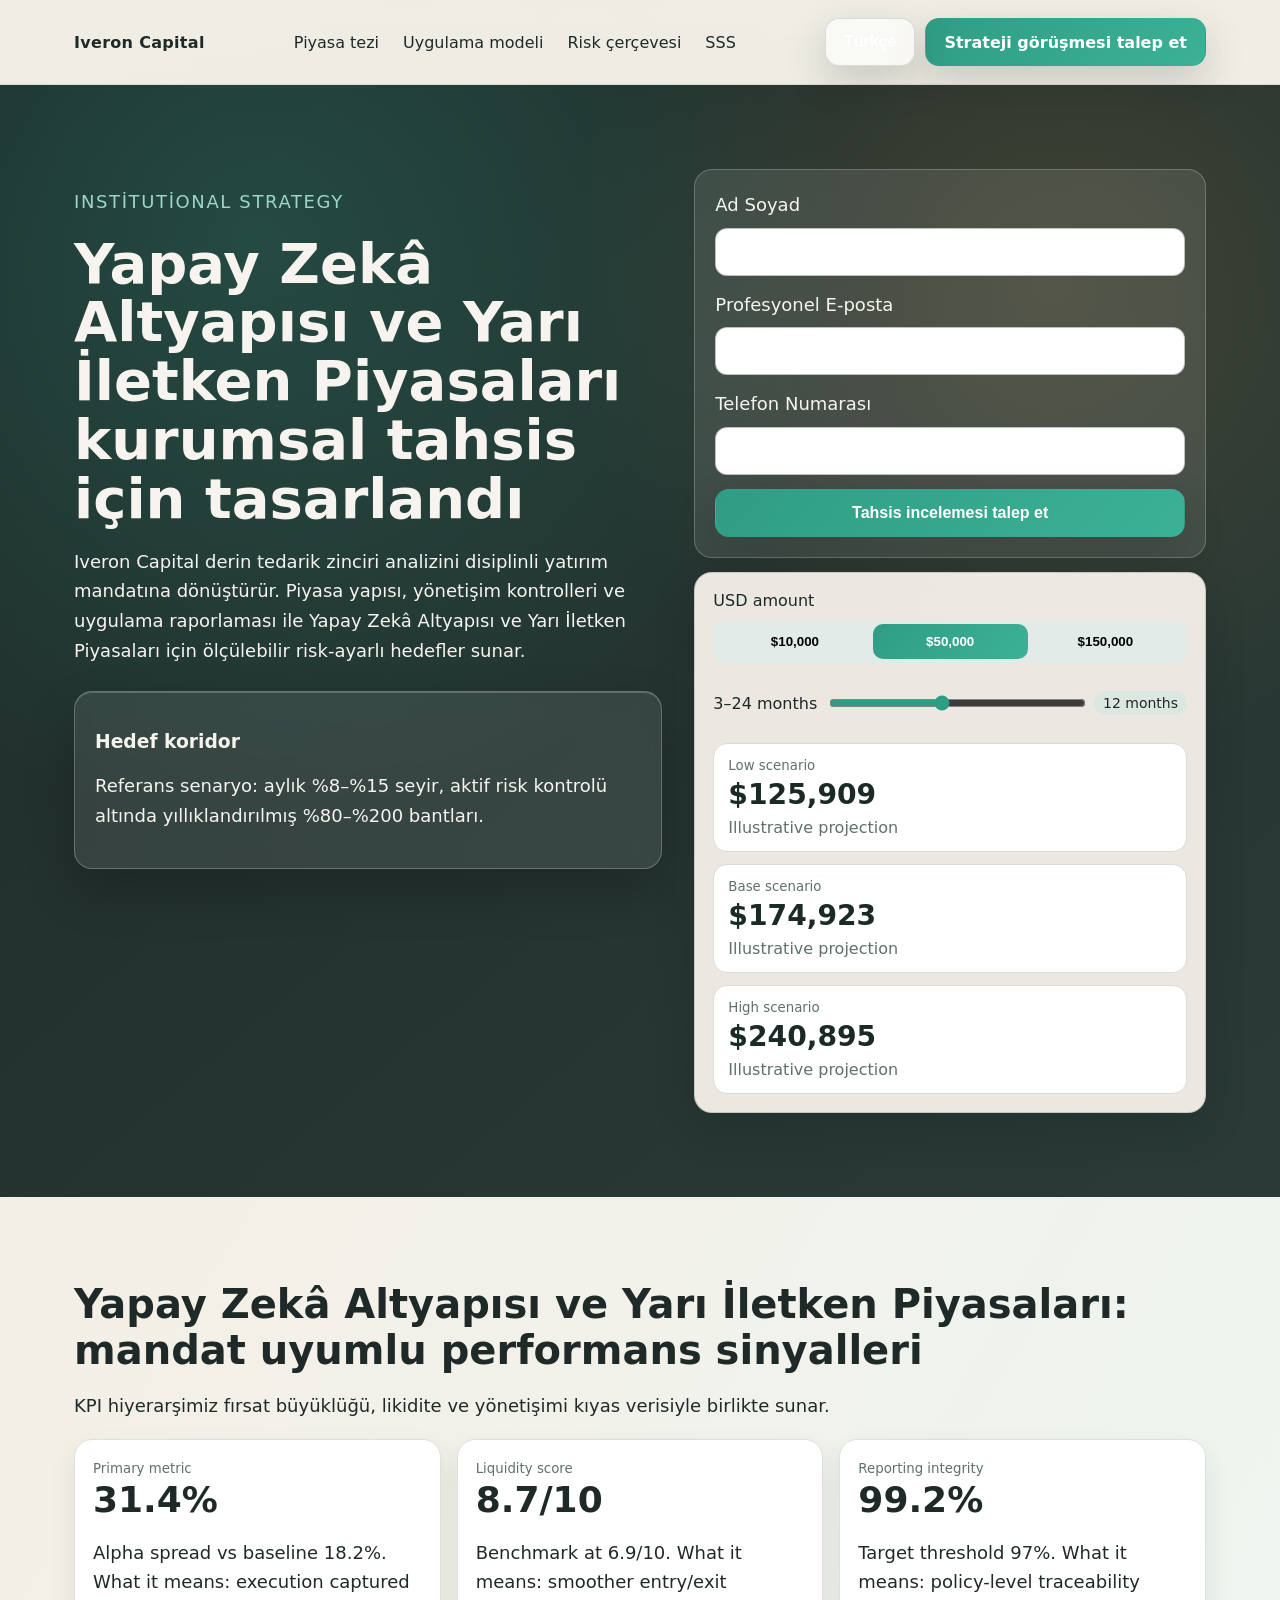
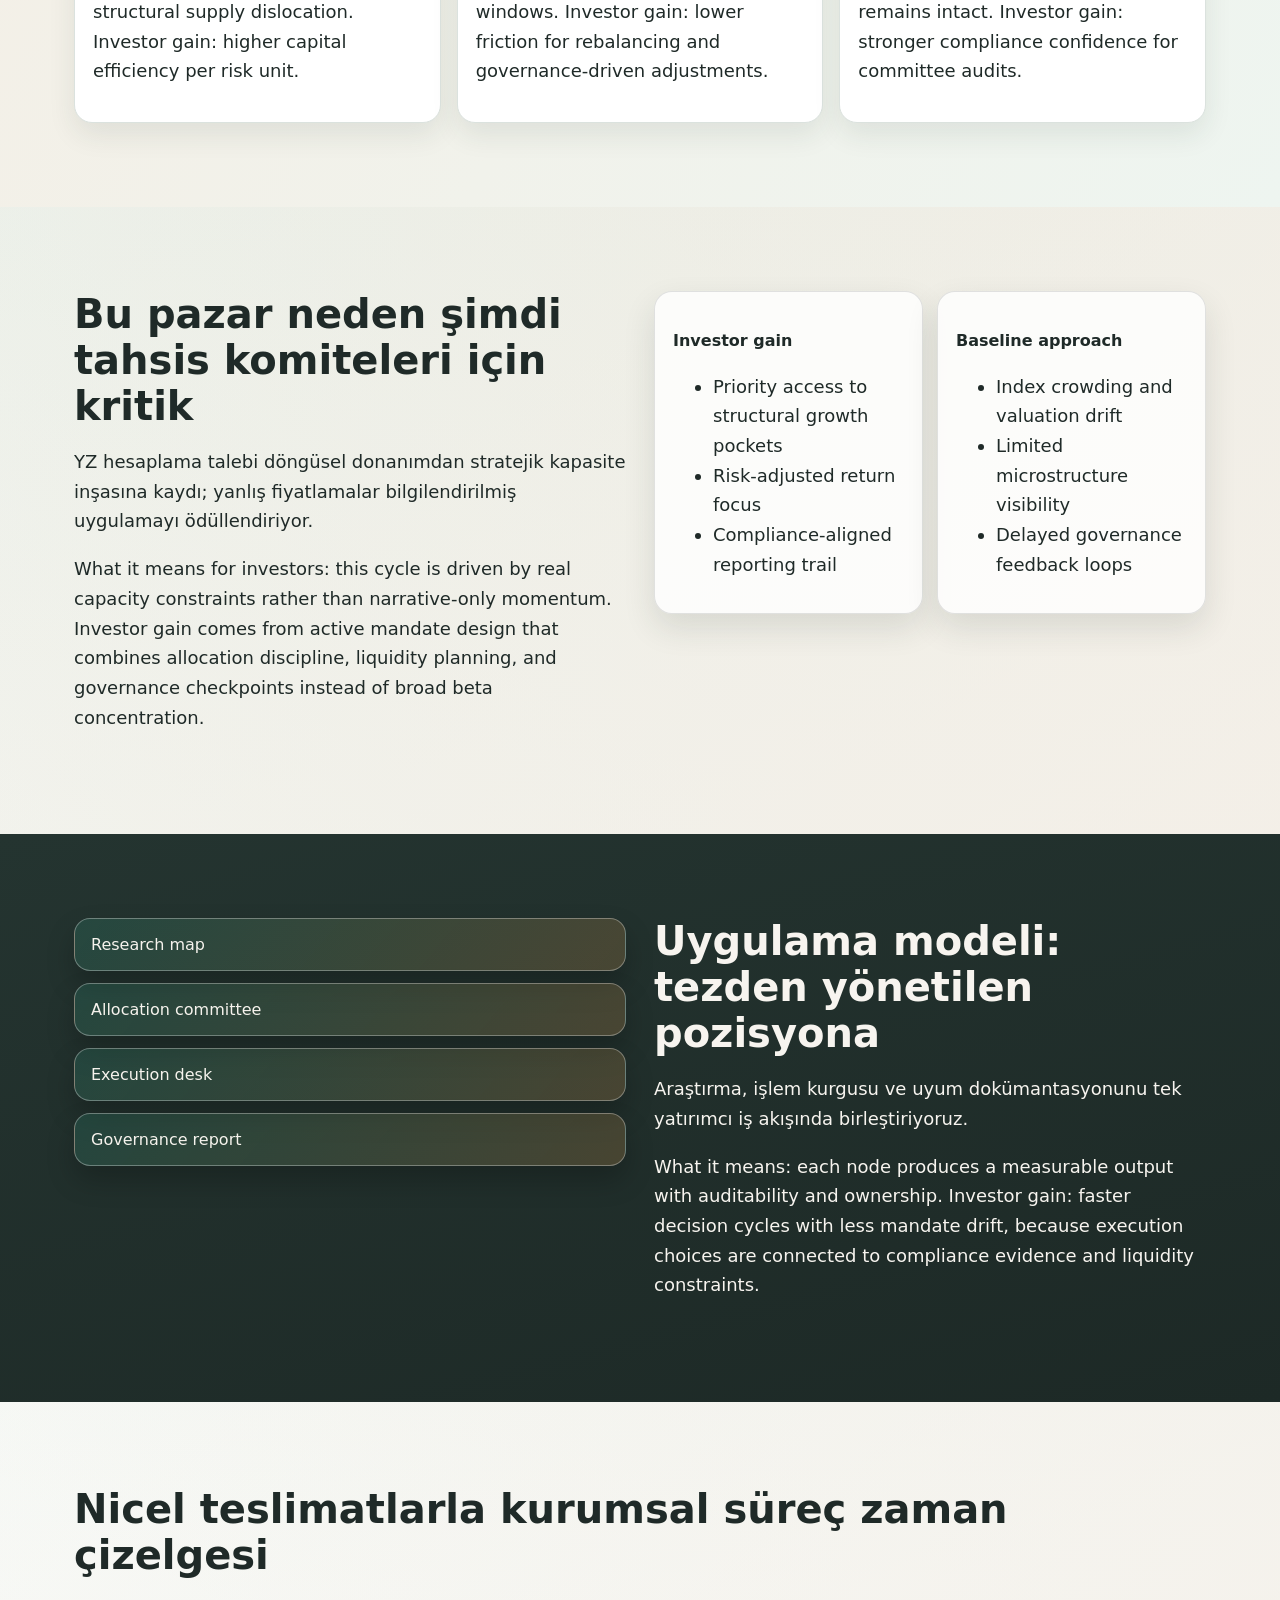
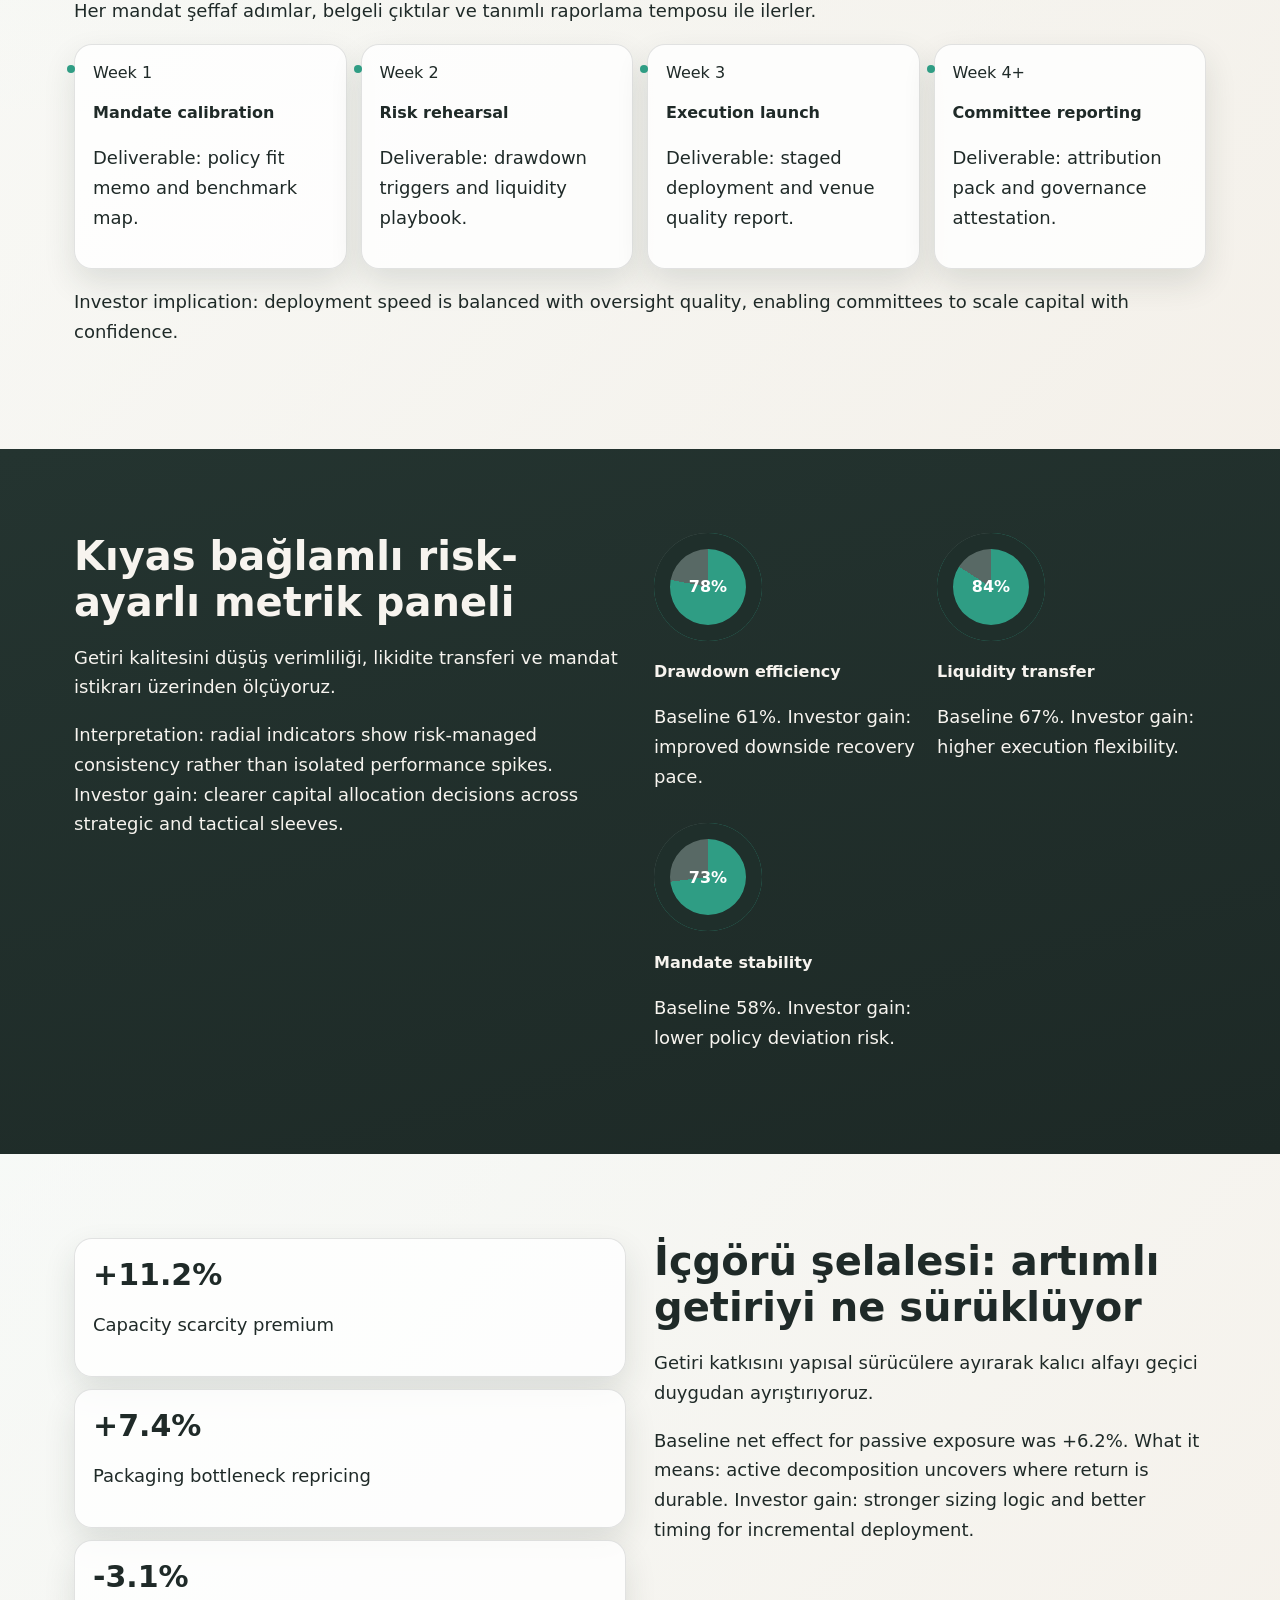
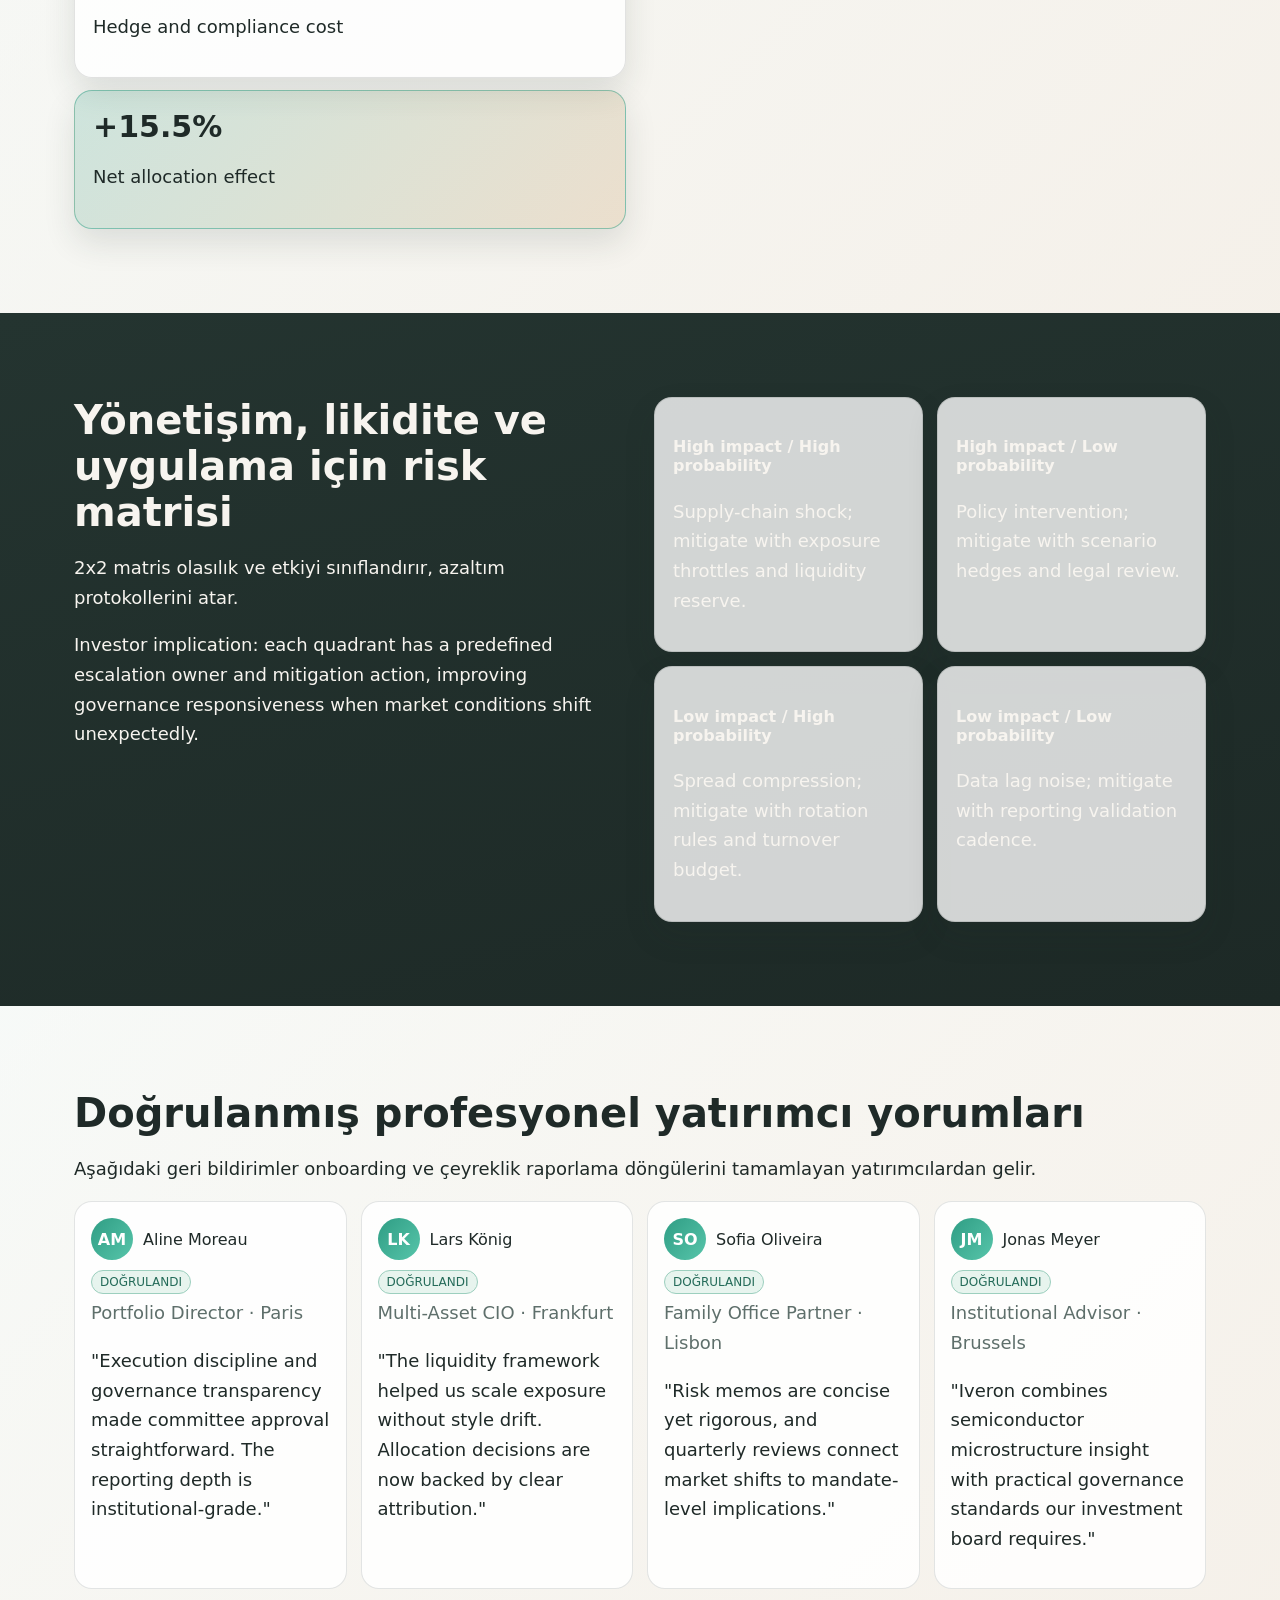
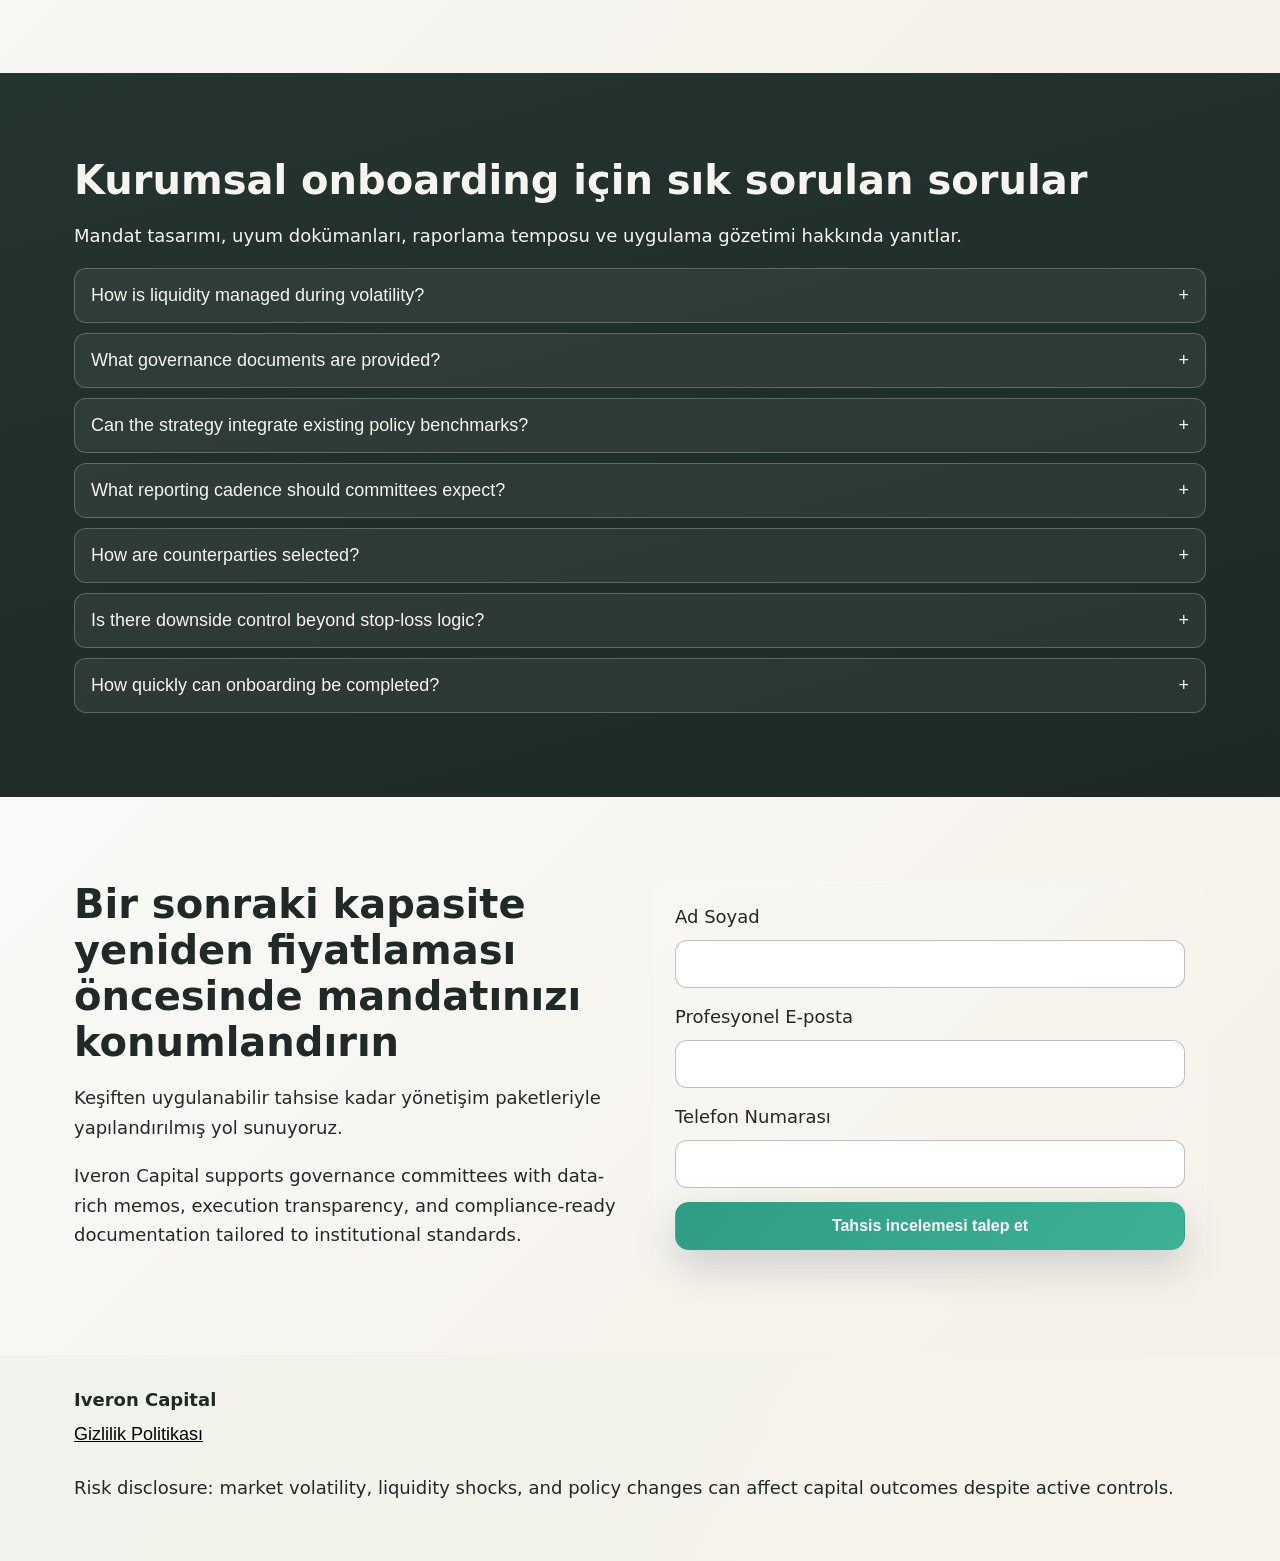
<file: tr/index.html>
<!doctype html>
<html lang="tr">
<head>
  <meta charset="UTF-8" />
  <meta name="viewport" content="width=device-width, initial-scale=1.0" />
  <title>Iveron Capital | Kurumsal tahsis için Yapay Zekâ Altyapısı ve Yarı İletken Piyasaları</title>
  <meta name="description" content="Iveron Capital, yapay zekâ altyapısı ve yarı iletken piyasalarında yönetişim odaklı kurumsal analiz ve uygulama sağlar." />
  <link rel="canonical" href="https://iveroncapital.com/tr/index.html" />
  <meta property="og:title" content="Iveron Capital | Kurumsal tahsis için Yapay Zekâ Altyapısı ve Yarı İletken Piyasaları" />
  <meta property="og:description" content="Iveron Capital, yapay zekâ altyapısı ve yarı iletken piyasalarında yönetişim odaklı kurumsal analiz ve uygulama sağlar." />
  <meta property="og:type" content="website" />
  <meta property="og:url" content="https://iveroncapital.com/tr/index.html" />
  <meta property="twitter:card" content="summary_large_image" />
  <meta property="twitter:title" content="Iveron Capital | Kurumsal tahsis için Yapay Zekâ Altyapısı ve Yarı İletken Piyasaları" />
  <meta property="twitter:description" content="Iveron Capital, yapay zekâ altyapısı ve yarı iletken piyasalarında yönetişim odaklı kurumsal analiz ve uygulama sağlar." />
  <link rel="alternate" hreflang="en" href="https://iveroncapital.com/index.html" />
  <link rel="alternate" hreflang="de" href="https://iveroncapital.com/de/index.html" />
  <link rel="alternate" hreflang="fr" href="https://iveroncapital.com/fr/index.html" />
  <link rel="alternate" hreflang="es" href="https://iveroncapital.com/es/index.html" />
  <link rel="alternate" hreflang="it" href="https://iveroncapital.com/it/index.html" />
  <link rel="alternate" hreflang="tr" href="https://iveroncapital.com/tr/index.html" />
  <link rel="alternate" hreflang="pt" href="https://iveroncapital.com/pt/index.html" />
  <link rel="alternate" hreflang="ja" href="https://iveroncapital.com/jp/index.html" />
  <link rel="alternate" hreflang="sk" href="https://iveroncapital.com/sk/index.html" />
  <link rel="alternate" hreflang="nl-BE" href="https://iveroncapital.com/be/index.html" />
  <link rel="alternate" hreflang="x-default" href="https://iveroncapital.com/index.html" />
  <link rel="stylesheet" href="../assets/style.css" />
  <script defer src="../assets/app.js"></script>
</head>
<body>
  <header class="site-header">
    <div class="container header-layout">
      <a class="brand" href="#top">Iveron Capital</a>
      <nav class="desktop-nav" aria-label="Primary"><a href="#piyasa-tezi">Piyasa tezi</a><a href="#uygulama-modeli">Uygulama modeli</a><a href="#risk-çerçevesi">Risk çerçevesi</a><a href="#sss">SSS</a></nav>
      <div class="header-actions">
        <div class="lang-wrap" data-dropdown>
          <button class="btn ghost lang-active" aria-haspopup="true" aria-expanded="false">Türkçe</button>
          <div class="lang-menu" role="menu">
            <a href="../index.html"><span class="flag">🇬🇧</span>English</a>
            <a href="../de/index.html"><span class="flag">🇩🇪</span>Deutsch</a>
            <a href="../fr/index.html"><span class="flag">🇫🇷</span>Français</a>
            <a href="../es/index.html"><span class="flag">🇪🇸</span>Español</a>
            <a href="../it/index.html"><span class="flag">🇮🇹</span>Italiano</a>
            <a href="../tr/index.html"><span class="flag">🇹🇷</span>Türkçe</a>
            <a href="../pt/index.html"><span class="flag">🇵🇹</span>Português</a>
            <a href="../jp/index.html"><span class="flag">🇯🇵</span>日本語</a>
            <a href="../sk/index.html"><span class="flag">🇸🇰</span>Slovenčina</a>
            <a href="../be/index.html"><span class="flag">🇧🇪</span>Belgium</a>
          </div>
        </div>
        <a class="btn" href="#final-cta">Strateji görüşmesi talep et</a>
        <button class="burger" aria-label="Open menu" aria-expanded="false">☰</button>
      </div>
    </div>
  </header>

  <aside class="drawer" aria-hidden="true">
    <div class="drawer-panel" role="dialog" aria-modal="true">
      <button class="drawer-close" aria-label="Close menu">×</button>
      <nav class="drawer-nav"><a href="#piyasa-tezi">Piyasa tezi</a><a href="#uygulama-modeli">Uygulama modeli</a><a href="#risk-çerçevesi">Risk çerçevesi</a><a href="#sss">SSS</a></nav>
      <div class="drawer-lang"><a href="../index.html">English</a>
<a href="../de/index.html">Deutsch</a>
<a href="../fr/index.html">Français</a>
<a href="../es/index.html">Español</a>
<a href="../it/index.html">Italiano</a>
<a href="../tr/index.html">Türkçe</a>
<a href="../pt/index.html">Português</a>
<a href="../jp/index.html">日本語</a>
<a href="../sk/index.html">Slovenčina</a>
<a href="../be/index.html">Belgium</a></div>
      <a class="btn" href="#final-cta">Strateji görüşmesi talep et</a>
    </div>
  </aside>

  <main id="top">
    <section class="hero section-dark">
      <div class="container hero-grid">
        <div>
          <p class="eyebrow">Institutional Strategy</p>
          <h1>Yapay Zekâ Altyapısı ve Yarı İletken Piyasaları kurumsal tahsis için tasarlandı</h1>
          <p>Iveron Capital derin tedarik zinciri analizini disiplinli yatırım mandatına dönüştürür. Piyasa yapısı, yönetişim kontrolleri ve uygulama raporlaması ile Yapay Zekâ Altyapısı ve Yarı İletken Piyasaları için ölçülebilir risk-ayarlı hedefler sunar.</p>
          <article class="target-card glass">
            <h3>Hedef koridor</h3>
            <p>Referans senaryo: aylık %8–%15 seyir, aktif risk kontrolü altında yıllıklandırılmış %80–%200 bantları.</p>
          </article>
        </div>
        <div class="hero-right">
          <form class="lead-form" aria-label="Lead form">
            <label>Ad Soyad<input type="text" required /></label>
            <label>Profesyonel E-posta<input type="email" required /></label>
            <label>Telefon Numarası<input type="tel" required /></label>
            <button type="submit" class="btn">Tahsis incelemesi talep et</button>
          </form>
          <section class="calculator" aria-label="Projection calculator">
            <div class="calc-row">
              <span>USD amount</span>
              <div class="amount-segments" role="radiogroup">
                <button class="segment" data-amount="10000">$10,000</button>
                <button class="segment active" data-amount="50000">$50,000</button>
                <button class="segment" data-amount="150000">$150,000</button>
              </div>
            </div>
            <div class="calc-row slider-row">
              <span>3–24 months</span>
              <input type="range" min="3" max="24" value="12" class="months" />
              <span class="pill months-value">12 months</span>
            </div>
            <div class="result-grid">
              <article><small>Low scenario</small><strong class="value">$57,569</strong><em>Illustrative projection</em></article>
              <article><small>Base scenario</small><strong class="value">$75,681</strong><em>Illustrative projection</em></article>
              <article><small>High scenario</small><strong class="value">$101,137</strong><em>Illustrative projection</em></article>
            </div>
          </section>
        </div>
      </div>
    </section>

    <section class="kpi-strip" id="market-thesis"><div class="container"><h2>Yapay Zekâ Altyapısı ve Yarı İletken Piyasaları: mandat uyumlu performans sinyalleri</h2><p>KPI hiyerarşimiz fırsat büyüklüğü, likidite ve yönetişimi kıyas verisiyle birlikte sunar.</p><div class="kpi-grid"><article><small>Primary metric</small><h3>31.4%</h3><p>Alpha spread vs baseline 18.2%. What it means: execution captured structural supply dislocation. Investor gain: higher capital efficiency per risk unit.</p></article><article><small>Liquidity score</small><h3>8.7/10</h3><p>Benchmark at 6.9/10. What it means: smoother entry/exit windows. Investor gain: lower friction for rebalancing and governance-driven adjustments.</p></article><article><small>Reporting integrity</small><h3>99.2%</h3><p>Target threshold 97%. What it means: policy-level traceability remains intact. Investor gain: stronger compliance confidence for committee audits.</p></article></div></div></section>

    <section class="section-light" id="execution-model"><div class="container split"><div><h2>Bu pazar neden şimdi tahsis komiteleri için kritik</h2><p>YZ hesaplama talebi döngüsel donanımdan stratejik kapasite inşasına kaydı; yanlış fiyatlamalar bilgilendirilmiş uygulamayı ödüllendiriyor.</p><p>What it means for investors: this cycle is driven by real capacity constraints rather than narrative-only momentum. Investor gain comes from active mandate design that combines allocation discipline, liquidity planning, and governance checkpoints instead of broad beta concentration.</p></div><div class="comparison"><article><h4>Investor gain</h4><ul><li>Priority access to structural growth pockets</li><li>Risk-adjusted return focus</li><li>Compliance-aligned reporting trail</li></ul></article><article><h4>Baseline approach</h4><ul><li>Index crowding and valuation drift</li><li>Limited microstructure visibility</li><li>Delayed governance feedback loops</li></ul></article></div></div></section>

    <section class="section-dark"><div class="container split reverse"><div class="architecture"><div class="node">Research map</div><div class="node">Allocation committee</div><div class="node">Execution desk</div><div class="node">Governance report</div></div><div><h2>Uygulama modeli: tezden yönetilen pozisyona</h2><p>Araştırma, işlem kurgusu ve uyum dokümantasyonunu tek yatırımcı iş akışında birleştiriyoruz.</p><p>What it means: each node produces a measurable output with auditability and ownership. Investor gain: faster decision cycles with less mandate drift, because execution choices are connected to compliance evidence and liquidity constraints.</p></div></div></section>

    <section class="section-light"><div class="container"><h2>Nicel teslimatlarla kurumsal süreç zaman çizelgesi</h2><p>Her mandat şeffaf adımlar, belgeli çıktılar ve tanımlı raporlama temposu ile ilerler.</p><div class="timeline"><article><span>Week 1</span><h4>Mandate calibration</h4><p>Deliverable: policy fit memo and benchmark map.</p></article><article><span>Week 2</span><h4>Risk rehearsal</h4><p>Deliverable: drawdown triggers and liquidity playbook.</p></article><article><span>Week 3</span><h4>Execution launch</h4><p>Deliverable: staged deployment and venue quality report.</p></article><article><span>Week 4+</span><h4>Committee reporting</h4><p>Deliverable: attribution pack and governance attestation.</p></article></div><p>Investor implication: deployment speed is balanced with oversight quality, enabling committees to scale capital with confidence.</p></div></section>

    <section class="section-dark" id="risk-framework"><div class="container split"><div><h2>Kıyas bağlamlı risk-ayarlı metrik paneli</h2><p>Getiri kalitesini düşüş verimliliği, likidite transferi ve mandat istikrarı üzerinden ölçüyoruz.</p><p>Interpretation: radial indicators show risk-managed consistency rather than isolated performance spikes. Investor gain: clearer capital allocation decisions across strategic and tactical sleeves.</p></div><div class="radials"><article><div class="ring" style="--val:78">78%</div><h4>Drawdown efficiency</h4><p>Baseline 61%. Investor gain: improved downside recovery pace.</p></article><article><div class="ring" style="--val:84">84%</div><h4>Liquidity transfer</h4><p>Baseline 67%. Investor gain: higher execution flexibility.</p></article><article><div class="ring" style="--val:73">73%</div><h4>Mandate stability</h4><p>Baseline 58%. Investor gain: lower policy deviation risk.</p></article></div></div></section>

    <section class="section-light"><div class="container split reverse"><div class="waterfall"><div><span>+11.2%</span><p>Capacity scarcity premium</p></div><div><span>+7.4%</span><p>Packaging bottleneck repricing</p></div><div><span>-3.1%</span><p>Hedge and compliance cost</p></div><div class="total"><span>+15.5%</span><p>Net allocation effect</p></div></div><div><h2>İçgörü şelalesi: artımlı getiriyi ne sürüklüyor</h2><p>Getiri katkısını yapısal sürücülere ayırarak kalıcı alfayı geçici duygudan ayrıştırıyoruz.</p><p>Baseline net effect for passive exposure was +6.2%. What it means: active decomposition uncovers where return is durable. Investor gain: stronger sizing logic and better timing for incremental deployment.</p></div></div></section>

    <section class="section-dark"><div class="container split"><div><h2>Yönetişim, likidite ve uygulama için risk matrisi</h2><p>2x2 matris olasılık ve etkiyi sınıflandırır, azaltım protokollerini atar.</p><p>Investor implication: each quadrant has a predefined escalation owner and mitigation action, improving governance responsiveness when market conditions shift unexpectedly.</p></div><div class="risk-matrix"><div><h4>High impact / High probability</h4><p>Supply-chain shock; mitigate with exposure throttles and liquidity reserve.</p></div><div><h4>High impact / Low probability</h4><p>Policy intervention; mitigate with scenario hedges and legal review.</p></div><div><h4>Low impact / High probability</h4><p>Spread compression; mitigate with rotation rules and turnover budget.</p></div><div><h4>Low impact / Low probability</h4><p>Data lag noise; mitigate with reporting validation cadence.</p></div></div></div></section>

    <section class="section-light"><div class="container"><h2>Doğrulanmış profesyonel yatırımcı yorumları</h2><p>Aşağıdaki geri bildirimler onboarding ve çeyreklik raporlama döngülerini tamamlayan yatırımcılardan gelir.</p><div class="reviews-grid"><article class="review-card"><div class="review-top"><div class="avatar">AM</div><div class="person">Aline Moreau</div><span class="verified">DOĞRULANDI</span></div><p class="role">Portfolio Director · Paris</p><p>"Execution discipline and governance transparency made committee approval straightforward. The reporting depth is institutional-grade."</p></article><article class="review-card"><div class="review-top"><div class="avatar">LK</div><div class="person">Lars König</div><span class="verified">DOĞRULANDI</span></div><p class="role">Multi-Asset CIO · Frankfurt</p><p>"The liquidity framework helped us scale exposure without style drift. Allocation decisions are now backed by clear attribution."</p></article><article class="review-card"><div class="review-top"><div class="avatar">SO</div><div class="person">Sofia Oliveira</div><span class="verified">DOĞRULANDI</span></div><p class="role">Family Office Partner · Lisbon</p><p>"Risk memos are concise yet rigorous, and quarterly reviews connect market shifts to mandate-level implications."</p></article><article class="review-card"><div class="review-top"><div class="avatar">JM</div><div class="person">Jonas Meyer</div><span class="verified">DOĞRULANDI</span></div><p class="role">Institutional Advisor · Brussels</p><p>"Iveron combines semiconductor microstructure insight with practical governance standards our investment board requires."</p></article></div></div></section>

    <section class="section-dark" id="faq"><div class="container"><h2>Kurumsal onboarding için sık sorulan sorular</h2><p>Mandat tasarımı, uyum dokümanları, raporlama temposu ve uygulama gözetimi hakkında yanıtlar.</p><div class="faq"><div class="faq-item"><button class="faq-question" aria-expanded="false">How is liquidity managed during volatility?<span>+</span></button><div class="faq-answer"><p>Execution windows are pre-defined with venue depth thresholds and maximum slippage tolerances. If market depth degrades, exposure is staged and committee notifications are issued with an updated liquidity map.</p></div></div><div class="faq-item"><button class="faq-question" aria-expanded="false">What governance documents are provided?<span>+</span></button><div class="faq-answer"><p>Investors receive mandate charters, risk limits, decision logs, and monthly compliance attestations. Quarterly reviews include attribution, exposure drift analysis, and policy adherence checks.</p></div></div><div class="faq-item"><button class="faq-question" aria-expanded="false">Can the strategy integrate existing policy benchmarks?<span>+</span></button><div class="faq-answer"><p>Yes. We map your existing benchmarks and IPS constraints directly into sizing logic, turnover limits, and reporting templates to preserve mandate fit.</p></div></div><div class="faq-item"><button class="faq-question" aria-expanded="false">What reporting cadence should committees expect?<span>+</span></button><div class="faq-answer"><p>A monthly institutional report and a quarterly strategy review are standard. High-volatility periods trigger interim governance notes with risk actions and execution rationale.</p></div></div><div class="faq-item"><button class="faq-question" aria-expanded="false">How are counterparties selected?<span>+</span></button><div class="faq-answer"><p>Counterparties are selected through a governance filter covering balance-sheet quality, operational resilience, and execution quality statistics.</p></div></div><div class="faq-item"><button class="faq-question" aria-expanded="false">Is there downside control beyond stop-loss logic?<span>+</span></button><div class="faq-answer"><p>Yes. Drawdown controls include exposure throttles, liquidity buffers, and factor concentration caps. Position sizing is reduced when correlated stress signals rise.</p></div></div><div class="faq-item"><button class="faq-question" aria-expanded="false">How quickly can onboarding be completed?<span>+</span></button><div class="faq-answer"><p>Most professional investors complete legal and operational onboarding in two to four weeks, depending on internal approval cycles and jurisdictional requirements.</p></div></div></div></div></section>

    <section class="final-cta section-light" id="final-cta"><div class="container split"><div><h2>Bir sonraki kapasite yeniden fiyatlaması öncesinde mandatınızı konumlandırın</h2><p>Keşiften uygulanabilir tahsise kadar yönetişim paketleriyle yapılandırılmış yol sunuyoruz.</p><p>Iveron Capital supports governance committees with data-rich memos, execution transparency, and compliance-ready documentation tailored to institutional standards.</p></div><form class="lead-form" aria-label="Final lead form"><label>Ad Soyad<input type="text" required /></label><label>Profesyonel E-posta<input type="email" required /></label><label>Telefon Numarası<input type="tel" required /></label><button type="submit" class="btn">Tahsis incelemesi talep et</button></form></div></section>
  </main>

  <footer class="site-footer"><div class="container footer-layout"><strong>Iveron Capital</strong><button class="privacy-link" data-modal-open>Gizlilik Politikası</button><p>Risk disclosure: market volatility, liquidity shocks, and policy changes can affect capital outcomes despite active controls.</p></div></footer>

  <div class="modal" aria-hidden="true" data-modal>
    <div class="modal-panel" role="dialog" aria-modal="true" aria-labelledby="privacy-title">
      <button class="modal-x" data-modal-close aria-label="Close">×</button>
      <h3 id="privacy-title">Gizlilik Politikası</h3>
      <div class="modal-body"><p>Introduction: Iveron Capital processes professional investor data to deliver regulated communication, strategy material, and onboarding workflows.</p><p>Data collection: we collect identity, contact, mandate preference, interaction logs, and compliance records required for institutional services.</p><p>Legal basis: processing relies on contractual necessity, legitimate interest, and legal obligations tied to financial regulation and audit standards.</p><p>Cookies: essential cookies support security and session continuity; analytics cookies measure content relevance and can be controlled by browser settings.</p><p>Retention: records are retained according to regulatory periods and deleted or anonymized when no longer required.</p><p>Third-party sharing: data may be shared with vetted legal, technology, and reporting partners under confidentiality and security agreements.</p><p>Security: encryption, access control, monitoring, and periodic governance reviews protect investor information against unauthorized access.</p><p>User rights: investors can request access, correction, portability, restriction, or deletion where legally applicable.</p><p>International transfers: cross-border transfers use contractual safeguards and jurisdictional risk controls.</p><p>Industry risk disclosure: investment outcomes depend on market liquidity, execution quality, and macro policy shifts; no return is guaranteed.</p><p>Contact: privacy@iveroncapital.com for rights requests and compliance inquiries.</p></div>
      <div class="modal-footer"><button class="btn ghost" data-modal-close>Kapat</button></div>
    </div>
  </div>

  <script type="application/ld+json">{"@context":"https://schema.org","@graph":[{"@type":"Organization","name":"Iveron Capital","url":"https://iveroncapital.com"},{"@type":"WebSite","name":"Iveron Capital","url":"https://iveroncapital.com/tr/index.html"},{"@type":"FAQPage","mainEntity":[{"@type":"Question","name":"How is liquidity managed during volatility?","acceptedAnswer":{"@type":"Answer","text":"Execution windows are pre-defined with venue depth thresholds and maximum slippage tolerances. If market depth degrades, exposure is staged and committee notifications are issued with an updated liquidity map."}}]},{"@type":"Review","author":{"@type":"Person","name":"Aline Moreau"},"reviewBody":"Institutional reporting and execution discipline exceeded our committee standards.","itemReviewed":{"@type":"Organization","name":"Iveron Capital"}}]}</script>
</body>
</html>
</file>
<file: assets/style.css>
:root {
  --bg-ink: #1f2b29;
  --bg-soft: #f4efe7;
  --bg-dark: #243430;
  --panel: #fbf8f3;
  --text: #1f2a28;
  --text-inv: #f7f4ef;
  --accent: #2f9d84;
  --accent-2: #c68d4a;
  --muted: #5e6f6b;
  --radius: 18px;
  --btn-height: 48px;
  --shadow: 0 16px 40px rgba(18, 29, 27, 0.18);
}
* { box-sizing: border-box; min-width: 0; }
html, body { margin: 0; overflow-x: hidden; }
body {
  font-family: Inter, ui-sans-serif, system-ui, -apple-system, Segoe UI, Roboto, sans-serif;
  background: radial-gradient(circle at 10% 10%, rgba(47,157,132,0.22), transparent 35%),
              radial-gradient(circle at 85% 18%, rgba(198,141,74,0.24), transparent 30%),
              linear-gradient(120deg, #f6f1e7 0%, #ecf3ef 52%, #f7f3ea 100%);
  color: var(--text);
}
p, li, label, .faq-answer, footer { font-size: 18px; line-height: 1.65; }
a { color: inherit; text-decoration: none; }
.container { max-width: 1180px; margin: 0 auto; padding-inline: 24px; }
.site-header { position: sticky; top: 0; z-index: 40; backdrop-filter: blur(10px); background: rgba(244,239,231,.85); border-bottom: 1px solid rgba(31,42,40,.09); }
.header-layout { display: flex; justify-content: space-between; align-items: center; min-height: 84px; gap: 14px; }
.brand { font-weight: 700; letter-spacing: .3px; }
.desktop-nav { display: flex; gap: 24px; }
.header-actions { display: flex; align-items: center; gap: 10px; }
.btn, .ghost {
  height: var(--btn-height); padding: 0 18px; border-radius: 14px; font-size: 16px; font-weight: 600;
  display: inline-flex; align-items: center; justify-content: center; border: 1px solid transparent; cursor: pointer;
}
.btn { background: linear-gradient(130deg, var(--accent), #3cb195); color: #fff; box-shadow: var(--shadow); }
.ghost { background: rgba(255,255,255,.65); border-color: rgba(31,42,40,.14); }
.lang-wrap { position: relative; }
.lang-menu { position: absolute; top: 55px; right: 0; background: #fff; border: 1px solid rgba(31,42,40,.13); border-radius: 14px; padding: 10px; display: none; min-width: 210px; box-shadow: var(--shadow); }
.lang-wrap.open .lang-menu { display: grid; gap: 4px; }
.lang-menu a { display: flex; align-items: center; gap: 10px; padding: 8px 10px; border-radius: 10px; }
.lang-menu a:hover { background: #eef4f1; }
.flag { width: 22px; text-align: center; }
.burger { display: none; font-size: 24px; border: none; background: transparent; }
.section-dark, .section-light, .kpi-strip, .hero, .final-cta { position: relative; overflow: clip; padding: 84px 0; }
.section-dark { background: linear-gradient(165deg, var(--bg-dark), #1d2926); color: var(--text-inv); }
.section-light { background: linear-gradient(135deg, rgba(255,255,255,.55), rgba(245,240,233,.92)); }
.hero { background: radial-gradient(circle at 20% 14%, rgba(47,157,132,.26), transparent 42%), radial-gradient(circle at 82% 18%, rgba(198,141,74,.18), transparent 35%), linear-gradient(140deg, #1e2b29, #2a3b37); color: var(--text-inv); }
.hero-grid { display: grid; grid-template-columns: 1.15fr 1fr; gap: 32px; align-items: start; }
.eyebrow { letter-spacing: .09em; text-transform: uppercase; color: #9fd5c7; }
h1 { font-size: clamp(34px, 5vw, 56px); line-height: 1.05; margin: 8px 0 18px; }
h2 { font-size: clamp(28px, 3.3vw, 40px); line-height: 1.15; margin: 0 0 14px; }
.glass { background: rgba(255,255,255,.09); border: 1px solid rgba(255,255,255,.24); box-shadow: inset 0 1px 0 rgba(255,255,255,.2), 0 22px 50px rgba(0,0,0,.2); backdrop-filter: blur(8px); }
.target-card { border-radius: var(--radius); padding: 20px; margin-top: 26px; }
.lead-form, .calculator, .kpi-grid article, .comparison article, .timeline article, .radials article, .review-card, .risk-matrix > div, .waterfall > div { border-radius: var(--radius); max-width: 100%; }
.lead-form { background: rgba(255,255,255,.1); border: 1px solid rgba(255,255,255,.22); padding: 20px; display: grid; gap: 14px; }
label { display: grid; gap: 8px; }
input { height: 48px; border-radius: 12px; border: 1px solid rgba(36,52,48,.3); padding: 0 12px; font-size: 16px; }
.hero-right { display: grid; gap: 14px; }
.calculator { background: rgba(245,240,233,.96); color: #1c2a27; border: 1px solid rgba(36,52,48,.18); padding: 18px; box-shadow: var(--shadow); }
.calc-row { display: grid; gap: 10px; margin-bottom: 14px; }
.amount-segments { display: grid; grid-template-columns: repeat(3,1fr); background: #e2ebe7; border-radius: 12px; padding: 4px; }
.segment { border: none; background: transparent; border-radius: 10px; padding: 10px; font-weight: 600; }
.segment.active { background: linear-gradient(130deg, var(--accent), #3cb195); color: white; }
.slider-row { grid-template-columns: auto 1fr auto; align-items: center; }
.months { width: 100%; accent-color: var(--accent); }
.pill { background: #dce7e2; padding: 4px 9px; border-radius: 999px; font-size: 14px; }
.result-grid { display: grid; grid-template-columns: repeat(auto-fit,minmax(240px,1fr)); gap: 12px; }
.result-grid article { background: #fff; border: 1px solid #d5ded9; border-radius: 14px; padding: 14px; display: grid; gap: 7px; }
.value { white-space: nowrap; font-variant-numeric: tabular-nums; font-size: clamp(22px, 2.2vw, 32px); line-height: 1.1; letter-spacing: 0; }
small { color: #5f716c; }
em { color: #5f716c; font-style: normal; }
.kpi-strip { background: linear-gradient(120deg, #f4efe6, #eef5f0); }
.kpi-grid { display: grid; grid-template-columns: repeat(auto-fit,minmax(260px,1fr)); gap: 16px; }
.kpi-grid article { background: #fff; border: 1px solid #dbe2de; padding: 18px; box-shadow: 0 12px 28px rgba(34,50,47,.09); }
.kpi-grid h3 { font-size: 36px; margin: 2px 0 10px; }
.split { display: grid; grid-template-columns: 1fr 1fr; gap: 28px; align-items: start; }
.split.reverse { grid-template-columns: 1fr 1fr; }
.comparison { display: grid; grid-template-columns: 1fr 1fr; gap: 14px; }
.comparison article, .timeline article, .risk-matrix > div, .waterfall > div { background: rgba(255,255,255,.8); border: 1px solid rgba(31,42,40,.13); padding: 18px; box-shadow: 0 14px 32px rgba(33,49,45,.12); }
.architecture { display: grid; gap: 12px; }
.node { background: linear-gradient(130deg, rgba(47,157,132,.2), rgba(198,141,74,.24)); border: 1px solid rgba(255,255,255,.32); color: #f6f3ed; border-radius: 16px; padding: 16px; box-shadow: 0 14px 28px rgba(0,0,0,.22); }
.timeline { display: grid; grid-template-columns: repeat(auto-fit,minmax(230px,1fr)); gap: 14px; }
.timeline article { position: relative; }
.timeline article::before { content: ''; position: absolute; left: -8px; top: 20px; width: 8px; height: 8px; border-radius: 50%; background: var(--accent); }
.radials { display: grid; grid-template-columns: repeat(auto-fit,minmax(220px,1fr)); gap: 14px; }
.ring { width: 108px; height: 108px; border-radius: 50%; display: grid; place-items: center; margin-bottom: 8px; font-weight: 700; background: conic-gradient(var(--accent) calc(var(--val)*1%), #586965 0); color: #fff; box-shadow: inset 0 0 0 16px #1f2f2b; }
.waterfall { display: grid; gap: 12px; }
.waterfall span { font-size: 30px; font-weight: 700; }
.waterfall .total { background: linear-gradient(130deg, rgba(47,157,132,.2), rgba(198,141,74,.2)); border: 1px solid rgba(47,157,132,.5); }
.risk-matrix { display: grid; grid-template-columns: 1fr 1fr; gap: 14px; }
.reviews-grid { display: grid; grid-template-columns: repeat(auto-fit,minmax(250px,1fr)); gap: 14px; }
.review-card { background: rgba(255,255,255,.85); border: 1px solid rgba(31,42,40,.12); padding: 16px; }
.review-top { display: flex; align-items: center; gap: 10px; flex-wrap: wrap; }
.avatar { width: 42px; height: 42px; border-radius: 50%; background: linear-gradient(130deg, var(--accent), #57c5aa); display: grid; place-items: center; color: white; font-weight: 700; }
.verified { font-size: 12px; background: #e7f4ee; color: #246b59; border: 1px solid #9ccfbe; padding: 4px 8px; border-radius: 999px; }
.role { margin-top: 4px; color: var(--muted); }
.faq { display: grid; gap: 10px; }
.faq-item { border: 1px solid rgba(255,255,255,.24); border-radius: 12px; overflow: hidden; background: rgba(255,255,255,.06); }
.faq-question { width: 100%; background: transparent; color: inherit; border: none; font-size: 18px; text-align: left; padding: 16px; display: flex; justify-content: space-between; }
.faq-answer { max-height: 0; overflow: hidden; transition: max-height .3s ease; padding: 0 16px; }
.faq-item.open .faq-answer { max-height: 220px; padding-bottom: 14px; }
.footer-layout { display: grid; gap: 10px; padding: 30px 24px 40px; }
.privacy-link { background: transparent; border: none; text-decoration: underline; padding: 0; text-align: left; font-size: 18px; cursor: pointer; }
.drawer { position: fixed; inset: 0; display: none; background: rgba(15,21,20,.48); z-index: 60; }
.drawer.open { display: block; }
.drawer-panel { margin-left: auto; width: min(420px, 92%); height: 100%; background: #f7f2ea; padding: 22px; display: grid; gap: 16px; }
.drawer-close { justify-self: end; border: none; font-size: 30px; background: transparent; }
.drawer-nav, .drawer-lang { display: grid; gap: 10px; }
.modal { position: fixed; inset: 0; display: none; align-items: center; justify-content: center; background: rgba(17,24,22,.56); z-index: 80; }
.modal.open { display: flex; }
.modal-panel { width: min(760px, 92%); max-height: 86vh; background: #faf7f0; border-radius: 18px; border: 1px solid rgba(31,42,40,.2); padding: 20px; display: grid; gap: 12px; }
.modal-body { overflow: auto; max-height: 58vh; padding-right: 8px; }
.modal-x { justify-self: end; border: none; font-size: 28px; background: transparent; }
.modal-footer { display: flex; justify-content: flex-start; }
.reveal { opacity: 0; transform: translateY(28px); transition: opacity .55s ease, transform .55s ease; }
.reveal.in { opacity: 1; transform: translateY(0); }
body.lock { overflow: hidden; }
@media (max-width: 900px) {
  .desktop-nav, .header-actions .lang-wrap, .header-actions > a.btn { display: none; }
  .burger { display: inline-block; }
  .hero-grid, .split, .comparison, .risk-matrix { grid-template-columns: 1fr; }
  .hero { padding-top: 72px; }
}
</file>
